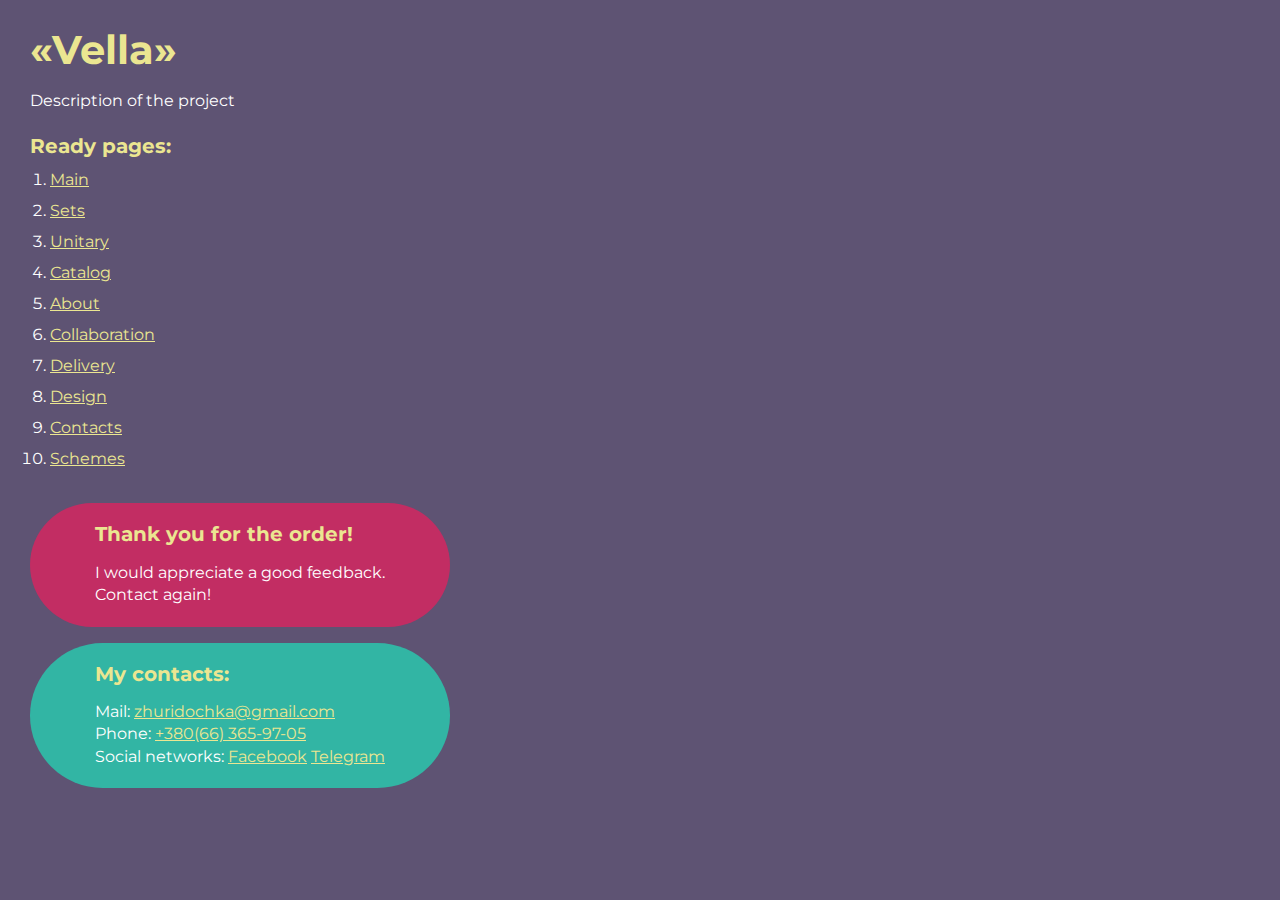
<file: index.html>
<!DOCTYPE html>
<html>

<head>
	<meta charset="UTF-8">
	<meta name="viewport" content="width=device-width, initial-scale=1.0">
	<title>«Vella»</title>
</head>

<body>
	<div class="rootpage">
		<h1>«Vella»</h1>
		<div class="rootpage__info">
			Description of the project
		</div>
		<h2>Ready pages:</h2>
		<ol class="rootpage__list">
			<li><a target="_blank" href="home.html">Main</a></li>
			<li><a target="_blank" href="sets.html">Sets</a></li>
			<li><a target="_blank" href="unitary.html">Unitary</a></li>
			<li><a target="_blank" href="catalog.html">Сatalog</a></li>
			<li><a target="_blank" href="about.html">About</a></li>
			<li><a target="_blank" href="collaboration.html">Collaboration</a></li>
			<li><a target="_blank" href="delivery.html">Delivery</a></li>
			<li><a target="_blank" href="design.html">Design</a></li>
			<li><a target="_blank" href="contacts.html">Contacts</a></li>
			<li><a target="_blank" href="schemes.html">Schemes</a></li>
		</ol>
		<div class="rootpage__tnx">
			<h2>Thank you for the order!</h2>
			<p>I would appreciate a good feedback.</p>
			<p>Contact again!</p>
		</div>
		<div class="rootpage__contacts">
			<h2>My contacts:</h2>
			<p>Mail: <a href="mailto:zhuridochka@gmail.com">zhuridochka@gmail.com</a></p>
			<p>Phone: <a href="tel:+380663659705">+380(66) 365-97-05</a></p>
			<p>Social networks: <a href="https://www.facebook.com/ira.zhurid?locale=uk_UA">Facebook</a>
				<a href="https://t.me/zhurydochka">Telegram</a>
			</p>
		</div>
	</div>
</body>

<style>
	@charset "UTF-8";
	@import url("https://fonts.googleapis.com/css?family=Montserrat:regular,700&display=swap");

	*,
	*::before,
	*::after {
		padding: 0px;
		margin: 0px;
		border: 0px;
		box-sizing: border-box;
	}

	html,
	body {
		height: 100%;
		margin: 0;
		padding: 0;
		min-width: 320px;
		width: 100%;
		color: #fff;
		background-color: #5e5373;
	}

	body {
		font-family: Montserrat;
		font-size: 100%;
		line-height: 1;
		font-size: 1rem;
	}

	a {
		text-decoration: underline;
		color: #ebe691
	}

	a:visited {
		text-decoration: underline;
		color: #aaa768;
	}

	a:hover {
		text-decoration: none;
	}

	ul li {
		list-style: none;
	}

	img {
		vertical-align: top;
	}

	.wrapper {
		width: 100%;
		min-height: 100%;
		overflow: hidden;
	}

	.rootpage {
		padding: 30px;
		display: flex;
		flex-direction: column;
		align-items: flex-start;
	}

	@media (max-width: 767px) {
		.rootpage {
			padding: 30px 15px;
		}
	}

	h1 {
		color: #ebe691;
		font-size: 2.5rem;
		margin: 0px 0px 1.25rem 0px;
	}

	@media (max-width: 767px) {
		h1 {
			font-size: 1.85rem;
			margin: 0px 0px 1.25rem 0px;
		}
	}

	h2 {
		color: #ebe691;
		font-size: 1.25rem;
		margin: 0px 0px 1rem 0px;
	}

	@media (max-width: 767px) {
		h2 {
			font-size: 1.125rem;
			margin: 0px 0px 1rem 0px;
		}
	}

	.rootpage__info {
		line-height: 140%;
		margin: 0px 0px 1.5rem 0px;
	}

	.rootpage__list {
		margin: 0px 0px 2.25rem 1.25rem;
	}

	.rootpage__list li:not(:last-child) {
		margin: 0px 0px 15px 0px;
	}

	.rootpage__contacts,
	.rootpage__tnx {
		border-radius: 200px;
		padding: 20px 65px;
		line-height: 140%;
	}

	@media (max-width: 767px) {

		.rootpage__contacts,
		.rootpage__tnx {
			border-radius: 40px;
			padding: 20px;
		}
	}

	.rootpage__contacts {
		background: #32b5a4;

	}

	.rootpage__contacts a {
		color: #ebe691;
	}

	.rootpage__tnx {
		background: #c22d63;
		margin: 0px 0px 1rem 0px;
	}
</style>

</html>
</file>
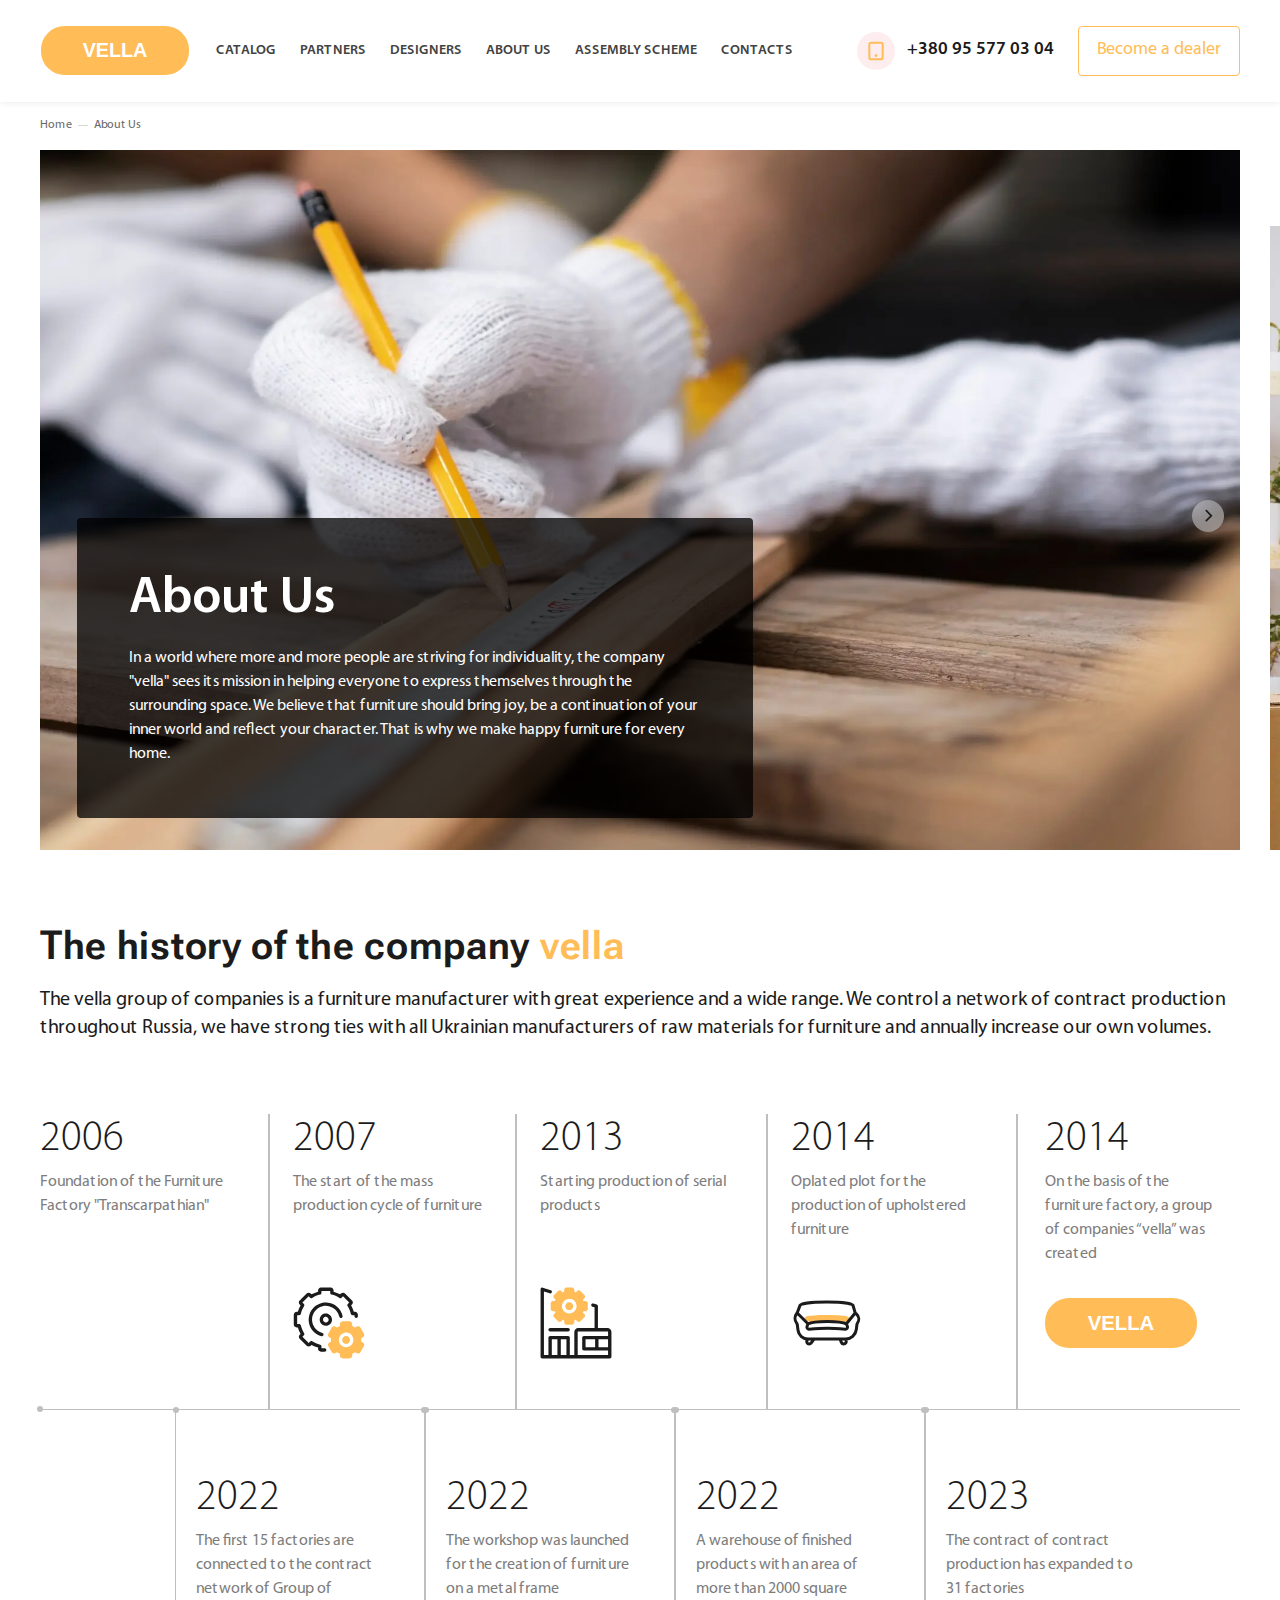
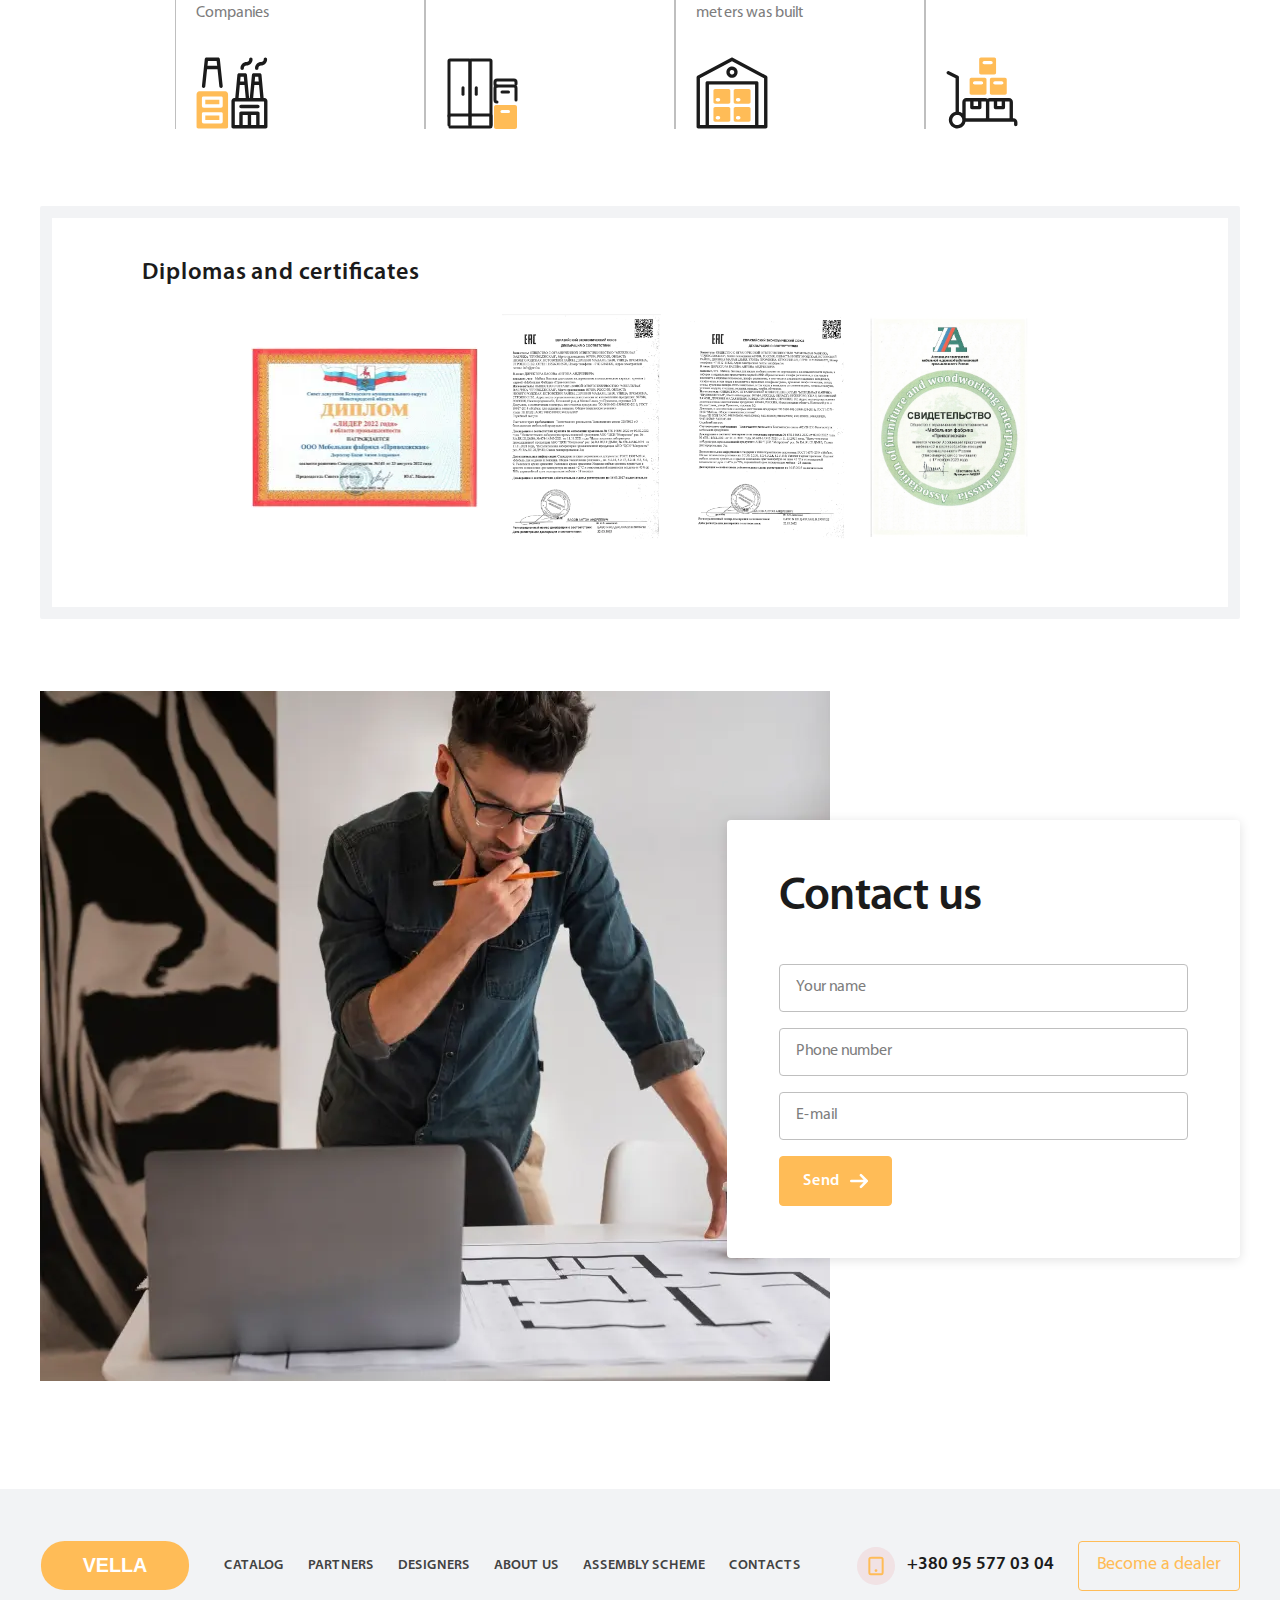
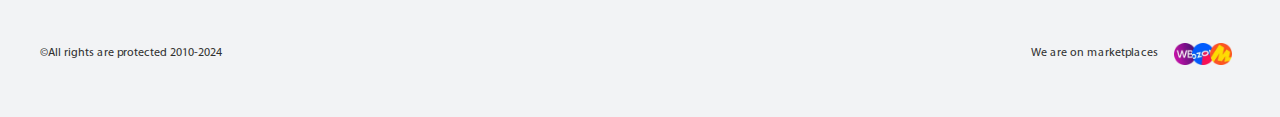
<file: about.html>
<!DOCTYPE html>
<html lang="en">

<head>
	<title>AboutPage</title>
	<meta charset="UTF-8">
	<meta name="format-detection" content="telephone=no">
	<!-- <style>body{opacity: 0;}</style> -->
	<link rel="stylesheet" href="css/style.min.css?_v=20250202204422">
	<link rel="shortcut icon" href="favicon.ico">
	<!-- <meta name="robots" content="noindex, nofollow"> -->
	<meta name="viewport" content="width=device-width, initial-scale=1.0">
</head>

<body>
	<div class="wrapper">
		<header data-scroll="102" data-scroll-show="1000" class="header">
			<div class="header__container">
				<button type="button" class="header__icon icon-menu"><span></span></button>
				<a href="home.html#page__hero" class="header__logo logo"><img src="img/updated_logo.svg" alt="Logo"></a>
				<div class="header__menu menu">
					<nav class="menu__body">
						<ul class="menu__list">
							<li class="menu__item">
								<a href="catalog.html#catalog" class="menu__link">
									Catalog
								</a>
							</li>
							<li class="menu__item">
								<a href="collaboration.html#collaboration" class="menu__link">
									Partners
								</a>
							</li>
							<li class="menu__item">
								<a href="design.html#design" class="menu__link">
									Designers
								</a>
							</li>
							<li class="menu__item">
								<a href="about.html#about" class="menu__link">
									About Us
								</a>
							</li>
							<li class="menu__item">
								<a href="schemes.html#schemes" class="menu__link">
									Assembly scheme
								</a>
							</li>
							<li class="menu__item">
								<a href="contacts.html#contacts" class="menu__link">
									Contacts
								</a>
							</li>
						</ul>
					</nav>
				</div>
				<div class="header__contact contact-header">
					<a href="tel:+380955770304" class="contact-header__link">
						<p>+380 95 577 03 04</p>
						<span class="contact-header__icon">
							<svg>
								<use xlink:href="img/icons/icons.svg#tablet"></use>
							</svg>
						</span>
					</a>
					<button data-popup="#popup" type="button" class="contact-header__button button button--trprnt">Become a dealer</button>
				</div>
			</div>
		</header>
		<main class="about">

			<div class="about__breadcrumbs breadcrumbs">
				<div class="breadcrumbs__container">
					<ul class="breadcrumbs__list">
						<li class="breadcrumbs__item">
							<a href="#" class="breadcrumbs__link">Home</a>
						</li>
						<li class="breadcrumbs__item">
							<a href="#" class="breadcrumbs__link">About Us</a>
						</li>
					</ul>
				</div>
			</div>

			<div class="about__hero hero hero--col">
				<div class="hero__container hero__container--col">
					<div class="hero__body">
						<div class="hero__slider hero__slider--col swiper">
							<div class="hero__wrapper hero__wrapper--collaboration swiper-wrapper">
								<div class="hero__slide swiper-slide">
									<img class="hero__image" src="img/page_about/hero_section/image_01.webp" alt="Image 01">
								</div>
								<div class="hero__slide swiper-slide">
									<img class="hero__image" src="img/page_about/hero_section/image_02.webp" alt="Image 02">
								</div>
								<div class="hero__slide swiper-slide">
									<img class="hero__image" src="img/page_about/hero_section/image_03.webp" alt="Image 03">
								</div>
								<div class="hero__slide swiper-slide">
									<img class="hero__image" src="img/page_about/hero_section/image_02.webp" alt="Image 02">
								</div>
							</div>
							<button type="button" class="hero__button-prev hero__button-prev--about button-prev-slider swiper-button-prev _icon-arrow-swiper"></button>
							<button type="button" class="hero__button-next button-next-slider swiper-button-next _icon-arrow-swiper"></button>
						</div>
					</div>
					<article class="hero__plate hero__plate--col item-plate item-plate--col">
						<div class="item-plate__content item-plate__content--col">
							<h4 class="item-plate__title">About Us</h4>
							<div class="item-plate__text">
								<p>
									In a world where more and more people are striving for individuality, the company "vella" sees its mission in helping everyone to express themselves through the surrounding space. We believe that furniture should bring joy, be a continuation of your inner world and reflect your character. That is why we make happy furniture for every home.
								</p>
							</div>
						</div>
					</article>
				</div>
			</div>

			<section class="about__history history-about">
				<div class="history-about__container">
					<h2 class="history-about__title title">The history of the company <span>vella</span></h2>
					<div class="history-about__text">
						<p>
							The vella group of companies is a furniture manufacturer with great experience and a wide range. We control a network of contract production throughout Russia, we have strong ties with all Ukrainian manufacturers of raw materials for furniture and annually increase our own volumes.
						</p>
					</div>
					<div class="history-about__content">
						<ul class="history-about__items top-items">
							<li class="top-items__item item-history">
								<div class="item-history__year">2006</div>
								<div class="item-history__text">
									<p>
										Foundation of the Furniture Factory "Transcarpathian"</p>
								</div>
							</li>
							<li class="top-items__item item-history">
								<div class="item-history__year">2007</div>
								<div class="item-history__text">
									<p>
										The start of the mass production cycle of furniture</p>
								</div>
								<div class="item-history__inner">
									<img class="item-history__image ibg" src="img/page_about/icons/icon_01.svg" alt="Image">
								</div>
							</li>
							<li class="top-items__item item-history">
								<div class="item-history__year">2013</div>
								<div class="item-history__text">
									<p>
										Starting production of serial products
									</p>
								</div>
								<div class="item-history__inner">
									<img class="item-history__image ibg" src="img/page_about/icons/icon_02.svg" alt="Image">
								</div>
							</li>
							<li class="top-items__item item-history">
								<div class="item-history__year">2014</div>
								<div class="item-history__text">
									<p>
										Oplated plot for the production of upholstered furniture
									</p>
								</div>
								<div class="item-history__inner">
									<img class="item-history__image ibg" src="img/page_about/icons/icon_03.svg" alt="Image">
								</div>
							</li>
							<li class="top-items__item item-history">
								<div class="item-history__year">2014</div>
								<div class="item-history__text">
									<p>
										On the basis of the furniture factory, a group of companies “vella” was created
									</p>
								</div>
								<div class="item-history__inner">
									<img class="item-history__image ibg" src="img/page_about/icons/icon_04.svg" alt="Image">
								</div>
							</li>
						</ul>
						<ul class="history-about__items bottom-items">
							<li data-da=".top-items,991.98,last" class="bottom-items__item item-history">
								<div class="item-history__year">2022</div>
								<div class="item-history__text">
									<p>
										The first 15 factories are connected to the contract network of Group of Companies
									</p>
								</div>
								<div class="item-history__inner">
									<img class="item-history__image ibg" src="img/page_about/icons/icon_05.svg" alt="Image">
								</div>
							</li>
							<li data-da=".top-items,991.98,last" class="bottom-items__item item-history">
								<div class="item-history__year">2022</div>
								<div class="item-history__text">
									<p>
										The workshop was launched for the creation of furniture on a metal frame
									</p>
								</div>
								<div class="item-history__inner">
									<img class="item-history__image ibg" src="img/page_about/icons/icon_06.svg" alt="Image">
								</div>
							</li>
							<li data-da=".top-items,991.98,last" class="bottom-items__item item-history">
								<div class="item-history__year">2022</div>
								<div class="item-history__text">
									<p>
										A warehouse of finished products with an area of ​​more than 2000 square meters was built
									</p>
								</div>
								<div class="item-history__inner">
									<img class="item-history__image ibg" src="img/page_about/icons/icon_08.svg" alt="Image 07">
								</div>
							</li>
							<li data-da=".top-items,991.98,last" class="bottom-items__item item-history">
								<div class="item-history__year">2023</div>
								<div class="item-history__text">
									<p>
										The contract of contract production has expanded to 31 factories
									</p>
								</div>
								<div class="item-history__inner">
									<img class="item-history__image ibg" src="img/page_about/icons/icon_07.svg" alt="Image 08">
								</div>
							</li>
						</ul>
					</div>
				</div>
			</section>

			<section class="about__certificates certificates-about">
				<div class="certificates-about__container">
					<div class="certificates-about__inner">
						<div class="certificates-about__body">
							<h2 class="certificates-about__title">Diplomas and certificates</h2>
							<div class="certificates-about__wrap">
								<ul class="certificates-about__list">
									<li class="certificates-about__item">
										<img class="certificates-about__image ibg" src="img/page_about/certificates/image_01.webp" alt="Image 01">
									</li>
									<li class="certificates-about__item">
										<img class="certificates-about__image ibg" src="img/page_about/certificates/image_02.webp" alt="Image 02">
									</li>
									<li class="certificates-about__item">
										<img class="certificates-about__image ibg" src="img/page_about/certificates/image_03.webp" alt="Image 03">
									</li>
									<li class="certificates-about__item">
										<img class="certificates-about__image ibg" src="img/page_about/certificates/image_04.webp" alt="Image 04">
									</li>
								</ul>
							</div>
						</div>
					</div>
				</div>
			</section>

			<div class="about__individual individual-collaboration">
				<div class="individual-collaboration__container individual-collaboration__container--about">
					<div class="individual-collaboration__image-bg">
						<img class="individual-collaboration__image ibg" src="img/individual/image_bg.webp" alt="Image BG">
					</div>
					<div class="individual-collaboration__content individual-collaboration__content">
						<article class="individual-collaboration__form window-form">
							<div class="window-form__body">
								<div class="window-form__roof">
									<h3 class="window-form__title">Contact us</h3>
								</div>
								<form class="window-form__contact form form--fbd" action="https://jkorpela.fi/cgi-bin/echo.cgi" enctype="multipart/form-data" data-netlify="true">
									<div class="form__line form__line--fbd">
										<input autocomplete="off" type="text" name="form[name]" data-error="Error" placeholder="Your name" class="form__input input input--wn">
									</div>
									<div class="form__line form__line--fbd">
										<input autocomplete="off" type="tel" name="form[phone]" data-error="Error" placeholder="Phone number" class="form__input input input--wn">
									</div>
									<div class="form__line form__line--fbd">
										<input autocomplete="off" type="email" name="form[phone]" data-error="Error" placeholder="E-mail" class="form__input input input--wn">
									</div>
									<button class="form__button form__button--fbd button button--fbd" type="submit">
										Send
										<svg class="button__icon">
											<use xlink:href="img/icons/icons.svg#arrow-narrow-right"></use>
										</svg>
									</button>
								</form>
							</div>
						</article>
					</div>
				</div>
			</div>

		</main>
		<footer class="footer">
			<div class="footer__container">
				<div class="footer__wrap">
					<div class="footer__top top-footer">
						<a href="#" data-goto=".header" class="top-footer__logo logo"><img src="img/updated_logo.svg" alt="Logo"></a>
						<div class="top-footer__menu menu-footer">
							<div class="menu-footer__body">
								<ul class="menu-footer__list">
									<li class="menu-footer__item">
										<a href="catalog.html#catalog" class="menu-footer__link">
											Catalog
										</a>
									</li>
									<li class="menu-footer__item">
										<a href="collaboration.html#collaboration" class="menu-footer__link">
											Partners
										</a>
									</li>
									<li class="menu-footer__item">
										<a href="design.html#design" class="menu-footer__link">
											Designers
										</a>
									</li>
									<li class="menu-footer__item">
										<a href="about.html#about" class="menu-footer__link">
											About Us
										</a>
									</li>
									<li class="menu-footer__item">
										<a href="schemes.html#schemes" class="menu-footer__link">
											Assembly scheme
										</a>
									</li>
									<li class="menu-footer__item">
										<a href="contacts.html#contacts" class="menu-footer__link">
											Contacts
										</a>
									</li>
								</ul>
							</div>
						</div>
						<div class="top-footer__contact contact-footer">
							<a href="tel:+380955770304" class="contact-footer__link">
								<p>+380 95 577 03 04</p>
								<span class="contact-footer__icon">
									<svg>
										<use xlink:href="img/icons/icons.svg#tablet"></use>
									</svg>
								</span>
							</a>
							<div class="contact-footer__schedule">Daily with 10:00 to 10:00 pm</div>
							<button data-popup="#popup" type="button" class="contact-footer__button button button--trprnt">Become a dealer</button>
						</div>
					</div>
					<div class="footer__bottom bottom-footer">
						<div class="bottom-footer__body">
							<div class="bottom-footer__text">
								<p>
									©All rights are protected <time datetime="2010">2010</time>-<time datetime="2024">2024</time>
								</p>
							</div>
							<div data-da=".contact-footer, 767.98,last" class="bottom-footer__market market-footer">
								<div class="item-connection__text">
									<p>
										We are on marketplaces
									</p>
								</div>
								<ul class="market-footer__list">
									<li class="market-footer__item">
										<a href="#" class="market-footer__link">
											<img class="market-footer__image ibg" src="img/footer/wildb.webp" alt="Image">
										</a>
									</li>
									<li class="market-footer__item">
										<a href="#" class="market-footer__link">
											<img class="market-footer__image ibg" src="img/footer/ozon.webp" alt="Image">
										</a>
									</li>
									<li class="market-footer__item">
										<a href="#" class="market-footer__link">
											<img class="market-footer__image ibg" src="img/footer/market.webp" alt="Image">
										</a>
									</li>
								</ul>
							</div>
						</div>
					</div>
				</div>
			</div>
		</footer>
	</div>
	<!-- Документація: https://template.fls.guru/template-docs/modul-preloader.html -->
	<div id="fls-preloader">
		<!-- Скріпт прелоадера -->
		<script>
			function preloader() {
				const preloaderImages = document.querySelector('[data-preloader]') ? document.querySelectorAll('[data-preloader] img') : document.querySelectorAll('img');
				const preloaderContainer = document.querySelector('#fls-preloader');
				if (preloaderImages.length) {
					const preloaderStyleTemplate = `
				<style>
					* {
						padding: 0px;
						margin: 0px;
						border: 0px;
						box-sizing: border-box;
					}
					/* Головний блок */
					.fls-preloader{
						pointer-events: none;
						z-index: -1;
						position: fixed;
						width: 100%;
						height: 100%;
						top: 0;
						left: 0;
						display: flex;
						justify-content:center;
						align-items: center;
					}
					/* Блок з елементами */
					.fls-preloader__body{
						padding: 0.93rem;
						max-width: 31.25rem;
						display: flex;
						flex-direction: column;
					}
					/* Блок з лічильником */
					.fls-preloader__counter{
						font-size: 10rem;
						color:#FFBC57;
					}
					/* Прогресбар */
					.fls-preloader__line{}
					/* Лінія прогресбару */
					.fls-preloader__line span{
						display: inline-block;
						transition: width 0.2s ease;
						height: 0.8rem;
						background-color: #FFBC57;
					}
					.lock body{
						overflow: hidden;
						touch-action: none;
						overscroll-behavior: none;
					}
					.loading body>*:not(.fls-preloader){
						opacity: 0;
						visibility: hidden;
					}
					.loaded body>*:not(.fls-preloader){
						transition: opacity 0.5s ease 0s;
						opacity: 1;
						visibility: visible;
					}
				</style>`;

					document.head.insertAdjacentHTML("beforeend", preloaderStyleTemplate);

					const preloaderTemplate = `
					<div class="fls-preloader">
						<div class="fls-preloader__body">
							<div class="fls-preloader__counter">0%</div>
							<div class="fls-preloader__line"><span></span></div>
						</div>
					</div>`;
					document.body.insertAdjacentHTML("beforeend", preloaderTemplate);

					const
						preloader = document.querySelector('.fls-preloader'),
						showPecentLoad = document.querySelector('.fls-preloader__counter'),
						showLineLoad = document.querySelector('.fls-preloader__line span'),
						htmlDocument = document.documentElement;

					let imagesLoadedCount = counter = progress = 0;

					htmlDocument.classList.add('loading');
					htmlDocument.classList.add('lock');

					preloaderImages.forEach(preloaderImage => {
						const imgClone = document.createElement('img');
						if (imgClone) {
							imgClone.onload = imageLoaded;
							imgClone.onerror = imageLoaded;
							preloaderImage.dataset.src ? imgClone.src = preloaderImage.dataset.src : imgClone.src = preloaderImage.src;
						}
					});

					function setValueProgress(progress) {
						showPecentLoad ? showPecentLoad.innerText = `${progress}%` : null;
						showLineLoad ? showLineLoad.style.width = `${progress}%` : null;
					}
					showPecentLoad ? setValueProgress(progress) : null;

					function imageLoaded() {
						imagesLoadedCount++;
						progress = Math.round((100 / preloaderImages.length) * imagesLoadedCount);
						const intervalId = setInterval(() => {
							counter >= progress ? clearInterval(intervalId) : setValueProgress(++counter);
							counter >= 100 ? addLoadedClass() : null;
						}, 10);
					}

					function addLoadedClass() {
						htmlDocument.classList.add('loaded');
						htmlDocument.classList.remove('lock');
						htmlDocument.classList.remove('loading');
						setInterval(() => {
							preloader.remove();
							preloaderContainer.remove();
						}, 500);
					}
				} else {
					preloaderContainer.remove();
				}
			}
			preloader();
		</script>
	</div>
	<div id="popup" aria-hidden="true" class="popup">
		<div class="popup__wrapper">
			<div class="popup__content">
				<button data-close type="button" class="popup__close">
					<svg xmlns="http://www.w3.org/2000/svg" width="20" height="20" viewBox="0 0 20 20" fill="none">
						<path d="M15.625 4.375L4.375 15.625" stroke="#BFBFBF" stroke-width="2" stroke-linecap="round" stroke-linejoin="round" />
						<path d="M15.625 15.625L4.375 4.375" stroke="#BFBFBF" stroke-width="2" stroke-linecap="round" stroke-linejoin="round" />
					</svg>
				</button>
				<article class="popup__form window-form window-form--popup">
					<div class="window-form__body window-form__body--popup">
						<div class="window-form__roof window-form__roof--popup">
							<h3 class="window-form__title window-form__title--popup">Become a dealer</h3>
							<div class="window-form__subtitle window-form__subtitle--popup">
								<p>
									Leave a request, we will contact you to discuss the details of cooperation
								</p>
							</div>
						</div>
						<form class="window-form__contact form form--fbd" action="https://jkorpela.fi/cgi-bin/echo.cgi" enctype="multipart/form-data" data-netlify="true">
							<div class="form__line form__line--fbd">
								<input autocomplete="off" type="text" name="form[name]" data-error="Error" placeholder="Your name" class="form__input input input--wn">
							</div>
							<div class="form__line form__line--fbd">
								<input autocomplete="off" type="tel" name="form[phone]" data-error="Error" placeholder="Phone number" class="form__input input input--wn">
							</div>
							<button class="form__button form__button--fbd button button--popup" type="submit">
								Send
								<svg class="button__icon">
									<use xlink:href="img/icons/icons.svg#arrow-narrow-right"></use>
								</svg>
							</button>
						</form>
					</div>
				</article>
			</div>
		</div>
	</div>


	<div id="popup-price" aria-hidden="true" class="popup popup-price">
		<div class="popup__wrapper popup-price__wrapper">
			<div class="popup__content popup-price__content">
				<button data-close type="button" class="popup-price__close">
					<svg xmlns="http://www.w3.org/2000/svg" width="20" height="20" viewBox="0 0 20 20" fill="none">
						<path d="M15.625 4.375L4.375 15.625" stroke="#BFBFBF" stroke-width="2" stroke-linecap="round" stroke-linejoin="round" />
						<path d="M15.625 15.625L4.375 4.375" stroke="#BFBFBF" stroke-width="2" stroke-linecap="round" stroke-linejoin="round" />
					</svg>
				</button>

				<article class="popup-price__form window-form window-form--popup">
					<div class="window-form__body window-form__body--popup">
						<div class="window-form__roof window-form__roof--popup">
							<h3 class="window-form__title window-form__title--popup">Get a price list</h3>

						</div>
						<form class="window-form__contact form form--fbd" action="https://jkorpela.fi/cgi-bin/echo.cgi" enctype="multipart/form-data" data-netlify="true">
							<div class="form__line form__line--fbd">
								<input autocomplete="off" type="tel" name="form[phone]" data-error="Error" placeholder="Phone number" class="form__input input input--wn">
							</div>
							<button class="form__button form__button--fbd button button--popup" type="submit">
								Send
								<svg class="button__icon">
									<use xlink:href="img/icons/icons.svg#arrow-narrow-right"></use>
								</svg>
							</button>
						</form>
					</div>
				</article>
			</div>
		</div>
	</div>
	<script src="js/app.min.js?_v=20250202204422"></script>
</body>

</html>
</file>
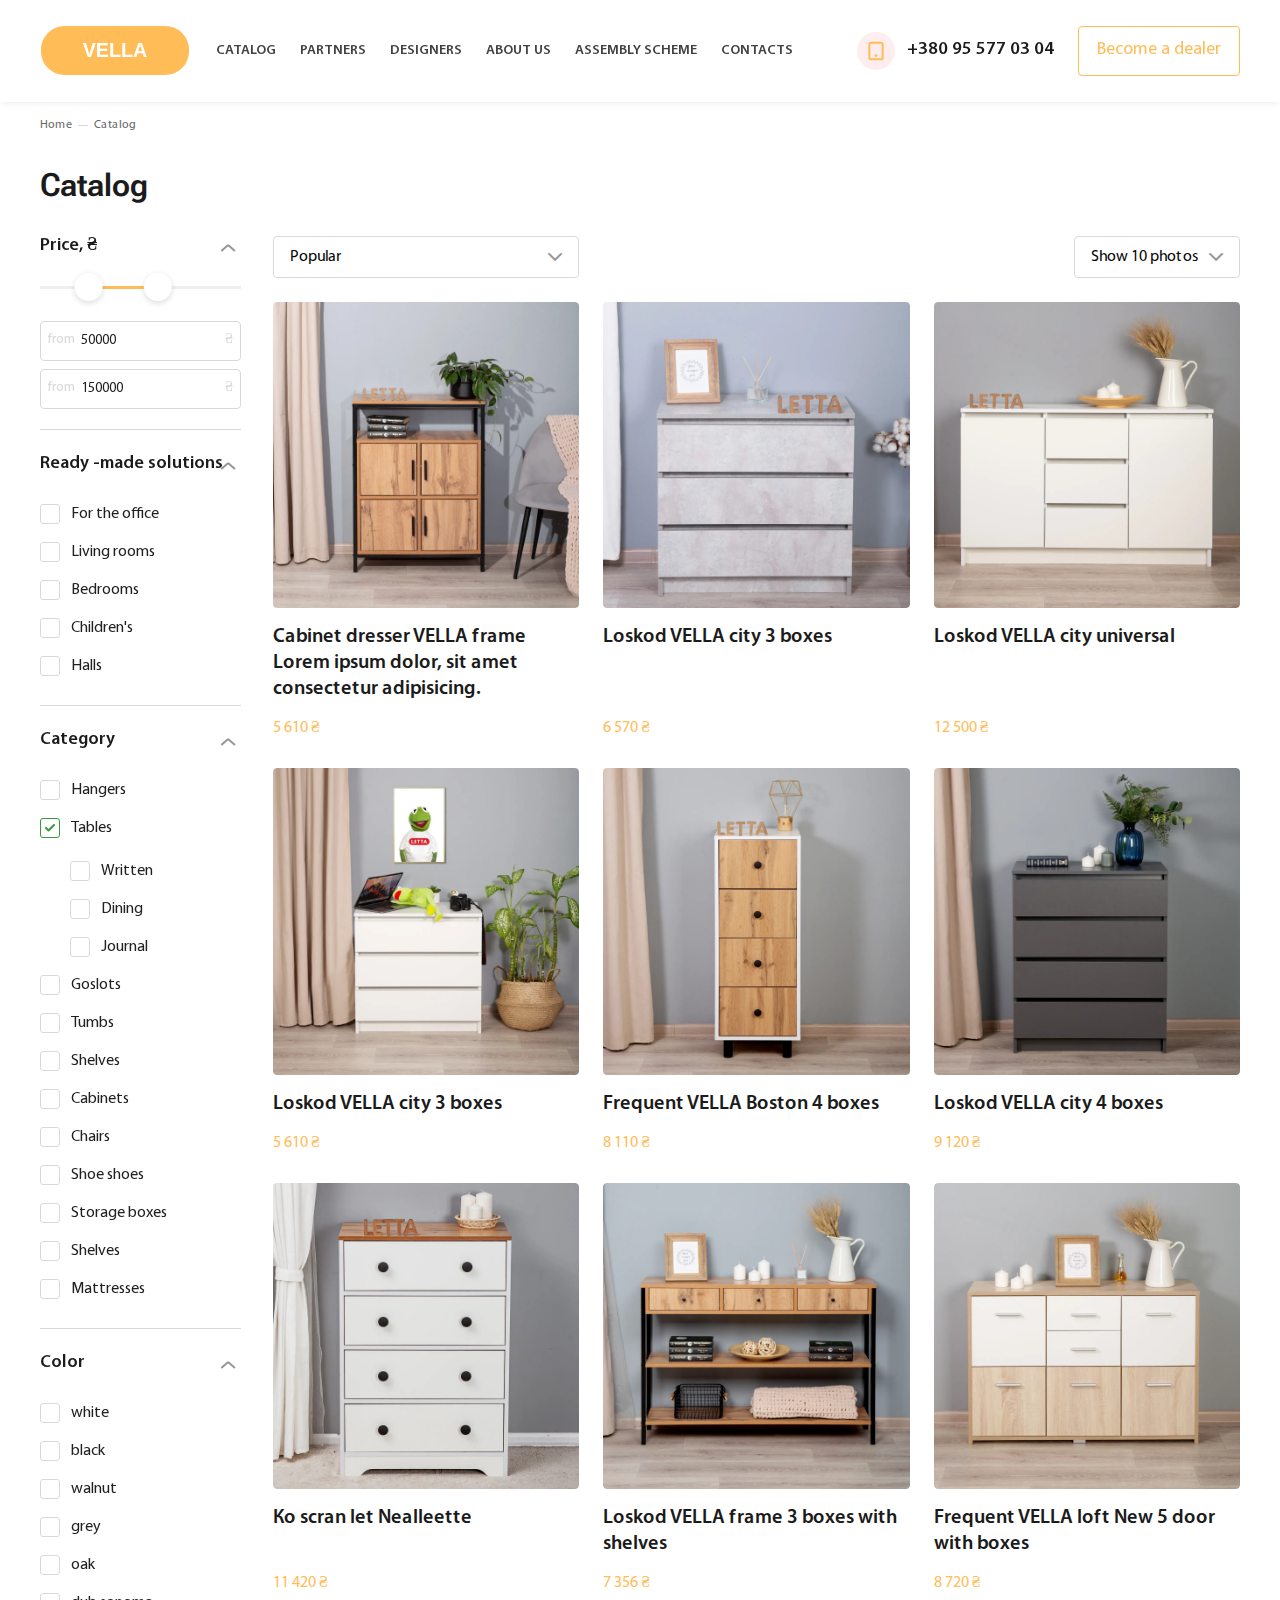
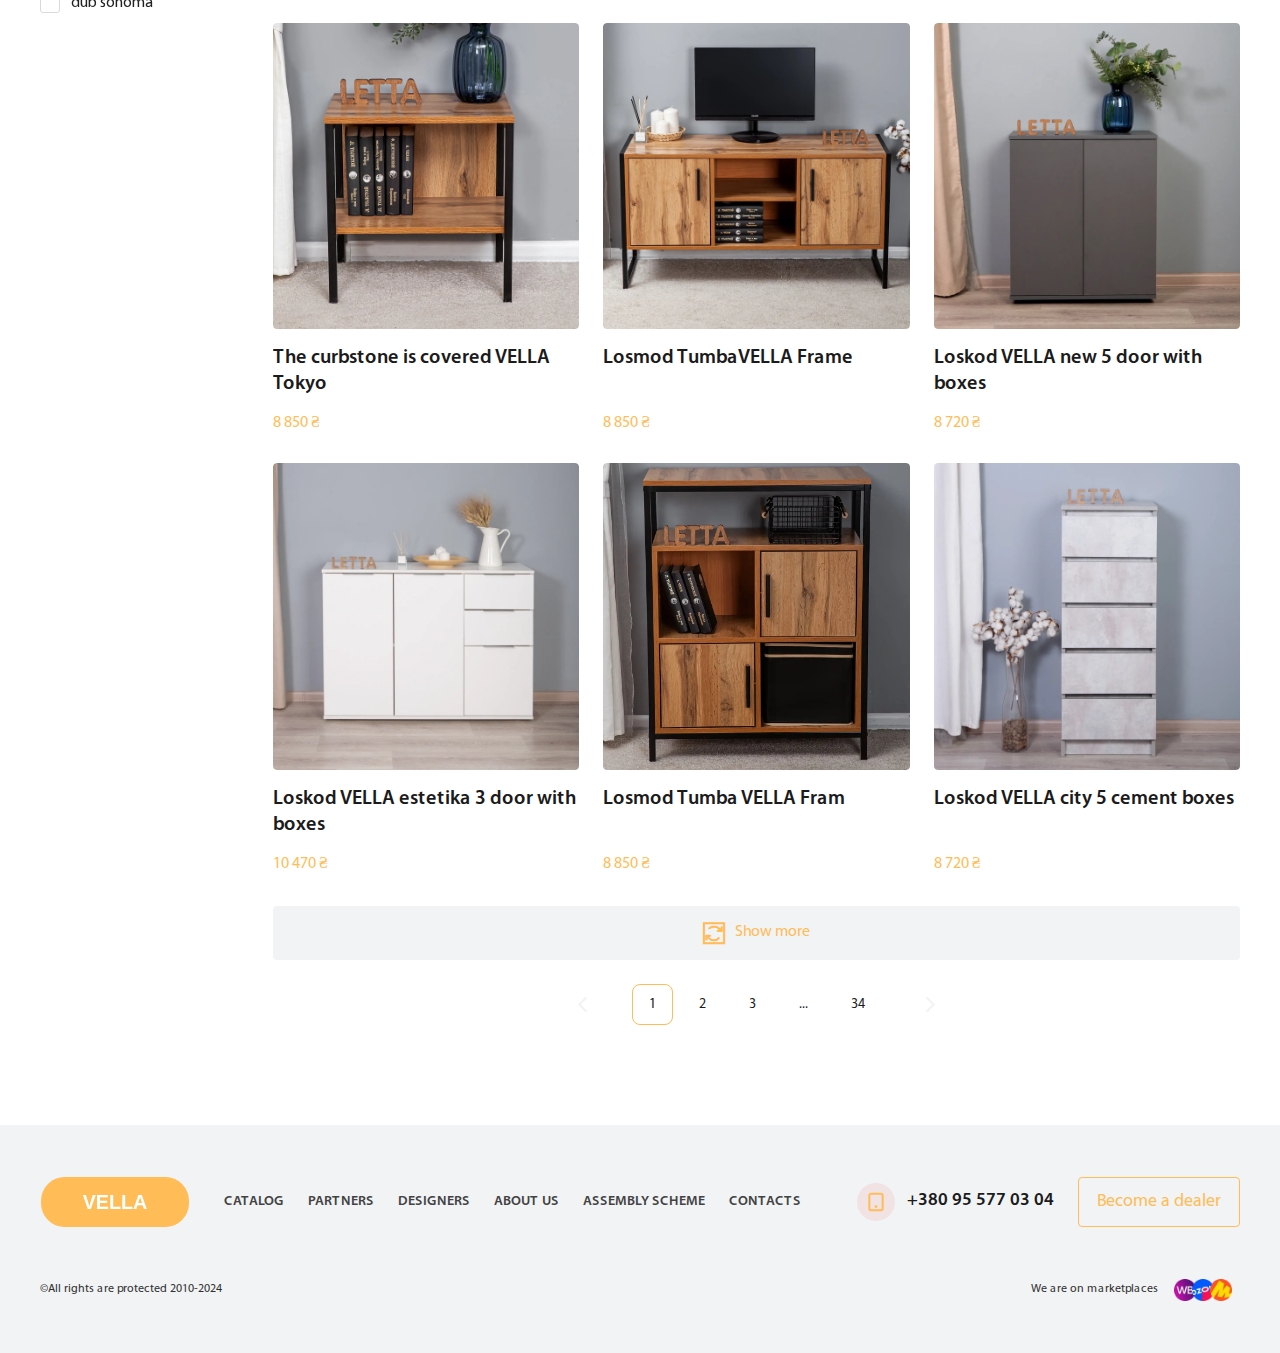
<file: catalog.html>
<!DOCTYPE html>
<html lang="en">

<head>
	<title>CatalogPage</title>
	<meta charset="UTF-8">
	<meta name="format-detection" content="telephone=no">
	<!-- <style>body{opacity: 0;}</style> -->
	<link rel="stylesheet" href="css/style.min.css?_v=20250202204422">
	<link rel="shortcut icon" href="favicon.ico">
	<!-- <meta name="robots" content="noindex, nofollow"> -->
	<meta name="viewport" content="width=device-width, initial-scale=1.0">
</head>

<body>
	<div class="wrapper">
		<header data-scroll="102" data-scroll-show="1000" class="header">
			<div class="header__container">
				<button type="button" class="header__icon icon-menu"><span></span></button>
				<a href="home.html#page__hero" class="header__logo logo"><img src="img/updated_logo.svg" alt="Logo"></a>
				<div class="header__menu menu">
					<nav class="menu__body">
						<ul class="menu__list">
							<li class="menu__item">
								<a href="catalog.html#catalog" class="menu__link">
									Catalog
								</a>
							</li>
							<li class="menu__item">
								<a href="collaboration.html#collaboration" class="menu__link">
									Partners
								</a>
							</li>
							<li class="menu__item">
								<a href="design.html#design" class="menu__link">
									Designers
								</a>
							</li>
							<li class="menu__item">
								<a href="about.html#about" class="menu__link">
									About Us
								</a>
							</li>
							<li class="menu__item">
								<a href="schemes.html#schemes" class="menu__link">
									Assembly scheme
								</a>
							</li>
							<li class="menu__item">
								<a href="contacts.html#contacts" class="menu__link">
									Contacts
								</a>
							</li>
						</ul>
					</nav>
				</div>
				<div class="header__contact contact-header">
					<a href="tel:+380955770304" class="contact-header__link">
						<p>+380 95 577 03 04</p>
						<span class="contact-header__icon">
							<svg>
								<use xlink:href="img/icons/icons.svg#tablet"></use>
							</svg>
						</span>
					</a>
					<button data-popup="#popup" type="button" class="contact-header__button button button--trprnt">Become a dealer</button>
				</div>
			</div>
		</header>
		<main class="catalog">
			<div class="catalog__breadcrumbs breadcrumbs">
				<div class="breadcrumbs__container">
					<ul class="breadcrumbs__list">
						<li class="breadcrumbs__item">
							<a href="#" class="breadcrumbs__link">Home</a>
						</li>
						<li class="breadcrumbs__item">
							<a href="#" class="breadcrumbs__link">Catalog</a>
						</li>
					</ul>
				</div>
			</div>
			<section class="catalog__goods goods">
				<div class="goods__container">
					<h1 class="goods__title title title--middle">Catalog</h1>
					<div class="goods__body">
						<div class="goods__navigation navigation-buttons">
							<div class="navigation-buttons__sorting sorting-button">
								<button type="button" class="sorting-button__body">
									<span class="sorting-button__icon">
										<svg>
											<use xlink:href="img/icons/icons.svg#switch"></use>
										</svg>
									</span>
									<span class="sorting-button__icon">
										<svg>
											<use xlink:href="img/icons/icons.svg#across"></use>
										</svg>
									</span>
								</button>
								<div class="sorting-button__title">Sort</div>
							</div>
							<div class="navigation-buttons__filter filter-button">
								<button type="button" class="filter-button__body">
									<span class="filter-button__icon">
										<svg>
											<use xlink:href="img/icons/icons.svg#sliders"></use>
										</svg>
									</span>
									<span class="filter-button__icon">
										<svg>
											<use xlink:href="img/icons/icons.svg#across"></use>
										</svg>
									</span>
								</button>
								<div class="filter-button__title">Filter</div>
							</div>
						</div>
						<aside class="goods__filter filter">
							<div class="filter__body">
								<form class="filter__form form-filter" action="https://jkorpela.fi/cgi-bin/echo.cgi" data-netlify="true">
									<div data-spollers class="form-filter__spollers form-filter__spollers--catalog spollers">
										<details data-open class="spollers__item spollers__item--catalog">
											<summary class="spollers__title spollers__title--catalog">Price, ₴</summary>
											<div class="spollers__body spollers__body--catalog filter-price">
												<div class="filter-price__range"></div>
												<div class="filter-price__box">
													<div class="filter-price__from">
														<span>from</span>
														<span>₴</span>
														<input data-to id="price-start" type="text" class="filter-price__input filter-price__input--from">
													</div>
													<div class="filter-price__to">
														<span>from</span>
														<span>₴</span>
														<input data-to id="price-end" type="text" class="filter-price__input filter-price__input--to">
													</div>
												</div>
											</div>
										</details>

										<details data-open class="spollers__item spollers__item--catalog">
											<summary class="spollers__title spollers__title--catalog">Ready -made solutions</summary>
											<div class="spollers__body spollers__body--catalog filter-choice">
												<div class="filter-choice__checkbox checkbox">
													<input id="s_1" data-error="Помилка" class="checkbox__input" type="checkbox" value="1" name="form[solutions]">
													<label for="s_1" class="checkbox__label">
														<span class="checkbox__text">For the office
														</span>
														<svg>
															<use xlink:href="img/icons/icons.svg#check"></use>
														</svg>
													</label>
												</div>
												<div class="filter-choice__checkbox checkbox">
													<input id="s_2" data-error="Помилка" class="checkbox__input" type="checkbox" value="2" name="form[solutions]">
													<label for="s_2" class="checkbox__label"><span class="checkbox__text">Living rooms</span>
														<svg>
															<use xlink:href="img/icons/icons.svg#check"></use>
														</svg>
													</label>
												</div>
												<div class="filter-choice__checkbox checkbox">
													<input id="s_3" data-error="Помилка" class="checkbox__input" type="checkbox" value="3" name="form[solutions]">
													<label for="s_3" class="checkbox__label"><span class="checkbox__text">Bedrooms</span>
														<svg>
															<use xlink:href="img/icons/icons.svg#check"></use>
														</svg>
													</label>
												</div>
												<div class="filter-choice__checkbox checkbox">
													<input id="s_4" data-error="Помилка" class="checkbox__input" type="checkbox" value="4" name="form[solutions]">
													<label for="s_4" class="checkbox__label"><span class="checkbox__text">Children's</span>
														<svg>
															<use xlink:href="img/icons/icons.svg#check"></use>
														</svg>
													</label>
												</div>
												<div class="filter-choice__checkbox checkbox">
													<input id="s_5" data-error="Помилка" class="checkbox__input" type="checkbox" value="5" name="form[solutions]">
													<label for="s_5" class="checkbox__label"><span class="checkbox__text">Halls</span>
														<svg>
															<use xlink:href="img/icons/icons.svg#check"></use>
														</svg>
													</label>
												</div>
											</div>
										</details>

										<details data-open class="spollers__item spollers__item--catalog">
											<summary class="spollers__title spollers__title--catalog">Category</summary>
											<div class="spollers__body spollers__body--catalog filter-choice">
												<div class="filter-choice__checkbox checkbox">
													<input id="c_1" data-error="Помилка" class="checkbox__input" type="checkbox" value="1" name="form[category]">
													<label for="c_1" class="checkbox__label">
														<span class="checkbox__text">Hangers
														</span>
														<svg>
															<use xlink:href="img/icons/icons.svg#check"></use>
														</svg>
													</label>
												</div>
												<div class="filter-choice__checkbox checkbox">
													<input checked id="c_2" data-error="Помилка" class="checkbox__input" type="checkbox" value="2" name="form[category]">
													<label for="c_2" class="checkbox__label"><span class="checkbox__text">Tables</span>
														<svg>
															<use xlink:href="img/icons/icons.svg#check"></use>
														</svg>
													</label>

													<!--Вкладені checkbox-->
													<div class="filter-choice__nested">
														<div class="filter-choice__checkbox checkbox">
															<input id="n_1" data-error="Помилка" class="checkbox__input" type="checkbox" value="1" name="form[]">
															<label for="n_1" class="checkbox__label"><span class="checkbox__text">Written</span>
																<svg>
																	<use xlink:href="img/icons/icons.svg#check"></use>
																</svg>
															</label>
														</div>
														<div class="filter-choice__checkbox checkbox">
															<input id="n_2" data-error="Помилка" class="checkbox__input" type="checkbox" value="2" name="form[]">
															<label for="n_2" class="checkbox__label"><span class="checkbox__text">Dining</span>
																<svg>
																	<use xlink:href="img/icons/icons.svg#check"></use>
																</svg>
															</label>
														</div>
														<div class="filter-choice__checkbox checkbox">
															<input id="n_3" data-error="Помилка" class="checkbox__input" type="checkbox" value="3" name="form[]">
															<label for="n_3" class="checkbox__label"><span class="checkbox__text">Journal</span>
																<svg>
																	<use xlink:href="img/icons/icons.svg#check"></use>
																</svg>
															</label>
														</div>
													</div>
												</div>
												<div class="filter-choice__checkbox checkbox">
													<input id="c_3" data-error="Помилка" class="checkbox__input" type="checkbox" value="3" name="form[category]">
													<label for="c_3" class="checkbox__label"><span class="checkbox__text">Goslots</span>
														<svg>
															<use xlink:href="img/icons/icons.svg#check"></use>
														</svg>
													</label>
												</div>
												<div class="filter-choice__checkbox checkbox">
													<input id="c_4" data-error="Помилка" class="checkbox__input" type="checkbox" value="4" name="form[category]">
													<label for="c_4" class="checkbox__label"><span class="checkbox__text">Tumbs</span>
														<svg>
															<use xlink:href="img/icons/icons.svg#check"></use>
														</svg>
													</label>
												</div>
												<div class="filter-choice__checkbox checkbox">
													<input id="c_5" data-error="Помилка" class="checkbox__input" type="checkbox" value="5" name="form[category]">
													<label for="c_5" class="checkbox__label"><span class="checkbox__text">Shelves</span>
														<svg>
															<use xlink:href="img/icons/icons.svg#check"></use>
														</svg>
													</label>
												</div>
												<div class="filter-choice__checkbox checkbox">
													<input id="c_6" data-error="Помилка" class="checkbox__input" type="checkbox" value="6" name="form[category]">
													<label for="c_6" class="checkbox__label">
														<span class="checkbox__text">Cabinets</span>
														<svg>
															<use xlink:href="img/icons/icons.svg#check"></use>
														</svg>
													</label>
												</div>
												<div class="filter-choice__checkbox checkbox">
													<input id="c_7" data-error="Помилка" class="checkbox__input" type="checkbox" value="7" name="form[category]">
													<label for="c_7" class="checkbox__label"><span class="checkbox__text">Chairs</span>
														<svg>
															<use xlink:href="img/icons/icons.svg#check"></use>
														</svg>
													</label>
												</div>
												<div class="filter-choice__checkbox checkbox">
													<input id="c_8" data-error="Помилка" class="checkbox__input" type="checkbox" value="8" name="form[category]">
													<label for="c_8" class="checkbox__label"><span class="checkbox__text">Shoe shoes</span>
														<svg>
															<use xlink:href="img/icons/icons.svg#check"></use>
														</svg>
													</label>
												</div>
												<div class="filter-choice__checkbox checkbox">
													<input id="c_9" data-error="Помилка" class="checkbox__input" type="checkbox" value="9" name="form[category]">
													<label for="c_9" class="checkbox__label"><span class="checkbox__text">Storage boxes</span>
														<svg>
															<use xlink:href="img/icons/icons.svg#check"></use>
														</svg>
													</label>
												</div>
												<div class="filter-choice__checkbox checkbox">
													<input id="c_10" data-error="Помилка" class="checkbox__input" type="checkbox" value="10" name="form[category]">
													<label for="c_10" class="checkbox__label"><span class="checkbox__text">Shelves</span>
														<svg>
															<use xlink:href="img/icons/icons.svg#check"></use>
														</svg>
													</label>
												</div>
												<div class="filter-choice__checkbox checkbox">
													<input id="c_11" data-error="Помилка" class="checkbox__input" type="checkbox" value="11" name="form[category]">
													<label for="c_11" class="checkbox__label"><span class="checkbox__text">Mattresses</span>
														<svg>
															<use xlink:href="img/icons/icons.svg#check"></use>
														</svg>
													</label>
												</div>
											</div>
										</details>

										<details data-open class="spollers__item spollers__item--catalog">
											<summary class="spollers__title spollers__title--catalog">Color</summary>
											<div class="spollers__body spollers__body--catalog filter-choice">
												<div class="filter-choice__checkbox checkbox">
													<input id="col_1" data-error="Помилка" class="checkbox__input" type="checkbox" value="1" name="form[color]">
													<label for="col_1" class="checkbox__label">
														<span class="checkbox__text">white</span>
														<svg>
															<use xlink:href="img/icons/icons.svg#check"></use>
														</svg>
													</label>
												</div>
												<div class="filter-choice__checkbox checkbox">
													<input id="col_2" data-error="Помилка" class="checkbox__input" type="checkbox" value="2" name="form[color]">
													<label for="col_2" class="checkbox__label"><span class="checkbox__text">black</span>
														<svg>
															<use xlink:href="img/icons/icons.svg#check"></use>
														</svg>
													</label>
												</div>
												<div class="filter-choice__checkbox checkbox">
													<input id="col_3" data-error="Помилка" class="checkbox__input" type="checkbox" value="3" name="form[color]">
													<label for="col_3" class="checkbox__label"><span class="checkbox__text">walnut</span>
														<svg>
															<use xlink:href="img/icons/icons.svg#check"></use>
														</svg>
													</label>
												</div>
												<div class="filter-choice__checkbox checkbox">
													<input id="col_4" data-error="Помилка" class="checkbox__input" type="checkbox" value="4" name="form[color]">
													<label for="col_4" class="checkbox__label"><span class="checkbox__text">grey</span>
														<svg>
															<use xlink:href="img/icons/icons.svg#check"></use>
														</svg>
													</label>
												</div>
												<div class="filter-choice__checkbox checkbox">
													<input id="col_5" data-error="Помилка" class="checkbox__input" type="checkbox" value="5" name="form[color]">
													<label for="col_5" class="checkbox__label"><span class="checkbox__text">oak</span>
														<svg>
															<use xlink:href="img/icons/icons.svg#check"></use>
														</svg>
													</label>
												</div>
												<div class="filter-choice__checkbox checkbox">
													<input id="col_6" data-error="Помилка" class="checkbox__input" type="checkbox" value="6" name="form[color]">
													<label for="col_6" class="checkbox__label"><span class="checkbox__text">dub sonoma</span>
														<svg>
															<use xlink:href="img/icons/icons.svg#check"></use>
														</svg>
													</label>
												</div>
											</div>
										</details>
									</div>
								</form>
							</div>
						</aside>
						<div class="goods__box">
							<div class="goods__sorting sorting">
								<select class="sorting__select-popular" name="form[popular]" data-class-modif="form">
									<option value="1" selected>Popular</option>
									<option value="2">From cheap to expensive</option>
									<option value="3">From expensive to cheap</option>
									<option value="4">Sale</option>
								</select>
								<select class="sorting__select-picture" name="form[picture]" data-class-modif="form">
									<option value="1" selected>Show 10 photos</option>
									<option value="2">Show 20 photos</option>
									<option value="3">Show 30 photos</option>
									<option value="4">Show 40 photos</option>
								</select>
							</div>
							<div data-showmore class="goods__content content-goods">
								<div data-showmore-content="410" class="content-goods__items">
									<article class="content-goods__item item-catalog">
										<a href="#" class="item-catalog__link">
											<img class="item-catalog__image ibg" src="img/catalog/image_01.webp" alt="Image">
										</a>
										<h5 class="item-catalog__title">Cabinet dresser <Span> vella </span> frame Lorem ipsum dolor, sit amet consectetur adipisicing.</h5>
										<div class="item-catalog__price">5 610 ₴</div>
									</article>
									<article class="content-goods__item item-catalog">
										<a href="#" class="item-catalog__link">
											<img class="item-catalog__image ibg" src="img/catalog/image_02.webp" alt="Image 02">
										</a>
										<h5 class="item-catalog__title">Loskod <span> vella </span> city 3 boxes</h5>
										<div class="item-catalog__price">6 570 ₴</div>
									</article>
									<article class="content-goods__item item-catalog">
										<a href="#" class="item-catalog__link">
											<img class="item-catalog__image ibg" src="img/catalog/image_03.webp" alt="Image 03">
										</a>
										<h5 class="item-catalog__title">Loskod <span> vella </span> city universal</h5>
										<div class="item-catalog__price">12 500 ₴ </div>
									</article>
									<article class="content-goods__item item-catalog">
										<a href="#" class="item-catalog__link">
											<img class="item-catalog__image ibg" src="img/catalog/image_04.webp" alt="Image 04">
										</a>
										<h5 class="item-catalog__title">Loskod <span> vella </span> city 3 boxes</h5>
										<div class="item-catalog__price">5 610 ₴</div>
									</article>
									<article class="content-goods__item item-catalog">
										<a href="#" class="item-catalog__link">
											<img class="item-catalog__image ibg" src="img/catalog/image_05.webp" alt="Image 05">
										</a>
										<h5 class="item-catalog__title">Frequent <span> vella </span> Boston 4 boxes</h5>
										<div class="item-catalog__price">8 110 ₴</div>
									</article>
									<article class="content-goods__item item-catalog">
										<a href="#" class="item-catalog__link">
											<img class="item-catalog__image ibg" src="img/catalog/image_06.webp" alt="Image 06">
										</a>
										<h5 class="item-catalog__title">Loskod <span> vella </span> city 4 boxes</h5>
										<div class="item-catalog__price">9 120 ₴</div>
									</article>
									<article class="content-goods__item item-catalog">
										<a href="#" class="item-catalog__link">
											<img class="item-catalog__image ibg" src="img/catalog/image_07.webp" alt="Image 07">
										</a>
										<h5 class="item-catalog__title">Ко scran <pn>let</span> Nealleette</h5>
										<div class="item-catalog__price">11 420 ₴</div>
									</article>
									<article class="content-goods__item item-catalog">
										<a href="#" class="item-catalog__link">
											<img class="item-catalog__image ibg" src="img/catalog/image_08.webp" alt="Image 08">
										</a>
										<h5 class="item-catalog__title">Loskod <span> vella</span> frame 3 boxes with shelves</h5>
										<div class="item-catalog__price">7 356 ₴</div>
									</article>
									<article class="content-goods__item item-catalog">
										<a href="#" class="item-catalog__link">
											<img class="item-catalog__image ibg" src="img/catalog/image_09.webp" alt="Image 09">
										</a>
										<h5 class="item-catalog__title">Frequent <span> vella</span> loft New 5 door with boxes</h5>
										<div class="item-catalog__price">8 720 ₴</div>
									</article>
									<article class="content-goods__item item-catalog">
										<a href="#" class="item-catalog__link">
											<img class="item-catalog__image ibg" src="img/catalog/image_10.webp" alt="Image 10">
										</a>
										<h5 class="item-catalog__title">The curbstone is covered <span>vella</span> Tokyo</h5>
										<div class="item-catalog__price">8 850 ₴</div>
									</article>
									<article class="content-goods__item item-catalog">
										<a href="#" class="item-catalog__link">
											<img class="item-catalog__image ibg" src="img/catalog/image_11.webp" alt="Image 11">
										</a>
										<h5 class="item-catalog__title">Losmod Tumba<span>vella</span> Frame</h5>
										<div class="item-catalog__price">8 850 ₴</div>
									</article>
									<article class="content-goods__item item-catalog">
										<a href="#" class="item-catalog__link">
											<img class="item-catalog__image ibg" src="img/catalog/image_12.webp" alt="Image 12">
										</a>
										<h5 class="item-catalog__title">Loskod <span>vella</span> new 5 door with boxes</h5>
										<div class="item-catalog__price">8 720 ₴</div>
									</article>
									<article class="content-goods__item item-catalog">
										<a href="#" class="item-catalog__link">
											<img class="item-catalog__image ibg" src="img/catalog/image_13.webp" alt="Image 13">
										</a>
										<h5 class="item-catalog__title">Loskod <span>vella</span> estetika 3 door with boxes</h5>
										<div class="item-catalog__price">10 470 ₴</div>
									</article>
									<article class="content-goods__item item-catalog">
										<a href="#" class="item-catalog__link">
											<img class="item-catalog__image ibg" src="img/catalog/image_14.webp" alt="Image 14">
										</a>
										<h5 class="item-catalog__title">Losmod Tumba <span>vella</span> Fram</h5>
										<div class="item-catalog__price">8 850 ₴</div>
									</article>
									<article class="content-goods__item item-catalog">
										<a href="#" class="item-catalog__link">
											<img class="item-catalog__image ibg" src="img/catalog/image_15.webp" alt="Image 15">
										</a>
										<h5 class="item-catalog__title">Loskod <span>vella</span> city 5 cement boxes</h5>
										<div class="item-catalog__price">8 720 ₴</div>
									</article>
									<article class="content-goods__item item-catalog">
										<a href="#" class="item-catalog__link">
											<img class="item-catalog__image ibg" src="img/catalog/image_01.webp" alt="Image">
										</a>
										<h5 class="item-catalog__title">Cabinet dresser <span>vella</span> Frame</h5>
										<div class="item-catalog__price">5 610 ₴</div>
									</article>
									<article class="content-goods__item item-catalog">
										<a href="#" class="item-catalog__link">
											<img class="item-catalog__image ibg" src="img/catalog/image_01.webp" alt="Image">
										</a>
										<h5 class="item-catalog__title">Cabinet dresser <span>vella</span> Frame</h5>
										<div class="item-catalog__price">5 610 ₴</div>
									</article>
									<article class="content-goods__item item-catalog">
										<a href="#" class="item-catalog__link">
											<img class="item-catalog__image ibg" src="img/catalog/image_01.webp" alt="Image">
										</a>
										<h5 class="item-catalog__title">Cabinet dresser <span>vella</span> Frame</h5>
										<div class="item-catalog__price">5 610 ₴</div>
									</article>
								</div>
								<button hidden data-showmore-button type="button" class="goods__button-more button-more _icon-clockwise">
									<span>Show more</span>
									<span>Less</span>
								</button>
							</div>
							<div class="goods__pages pages-goods">
								<a href="#" class="pages-goods__prev-link _icon-chevron-left"></a>
								<ul class="pages-goods__list">
									<li class="pages-goods__item">
										<a href="#" class="pages-goods__link">1</a>
									</li>
									<li class="pages-goods__item">
										<a href="#" class="pages-goods__link">2</a>
									</li>
									<li class="pages-goods__item">
										<a href="#" class="pages-goods__link">3</a>
									</li>
									<li class="pages-goods__item">
										<a href="#" class="pages-goods__link">...</a>
									</li>
									<li class="pages-goods__item">
										<a href="#" class="pages-goods__link">34</a>
									</li>
								</ul>
								<a href="#" class="pages-goods__next-link _icon-chevron-left"></a>
							</div>
						</div>
					</div>
				</div>
			</section>
		</main>
		<footer class="footer">
			<div class="footer__container">
				<div class="footer__wrap">
					<div class="footer__top top-footer">
						<a href="#" data-goto=".header" class="top-footer__logo logo"><img src="img/updated_logo.svg" alt="Logo"></a>
						<div class="top-footer__menu menu-footer">
							<div class="menu-footer__body">
								<ul class="menu-footer__list">
									<li class="menu-footer__item">
										<a href="catalog.html#catalog" class="menu-footer__link">
											Catalog
										</a>
									</li>
									<li class="menu-footer__item">
										<a href="collaboration.html#collaboration" class="menu-footer__link">
											Partners
										</a>
									</li>
									<li class="menu-footer__item">
										<a href="design.html#design" class="menu-footer__link">
											Designers
										</a>
									</li>
									<li class="menu-footer__item">
										<a href="about.html#about" class="menu-footer__link">
											About Us
										</a>
									</li>
									<li class="menu-footer__item">
										<a href="schemes.html#schemes" class="menu-footer__link">
											Assembly scheme
										</a>
									</li>
									<li class="menu-footer__item">
										<a href="contacts.html#contacts" class="menu-footer__link">
											Contacts
										</a>
									</li>
								</ul>
							</div>
						</div>
						<div class="top-footer__contact contact-footer">
							<a href="tel:+380955770304" class="contact-footer__link">
								<p>+380 95 577 03 04</p>
								<span class="contact-footer__icon">
									<svg>
										<use xlink:href="img/icons/icons.svg#tablet"></use>
									</svg>
								</span>
							</a>
							<div class="contact-footer__schedule">Daily with 10:00 to 10:00 pm</div>
							<button data-popup="#popup" type="button" class="contact-footer__button button button--trprnt">Become a dealer</button>
						</div>
					</div>
					<div class="footer__bottom bottom-footer">
						<div class="bottom-footer__body">
							<div class="bottom-footer__text">
								<p>
									©All rights are protected <time datetime="2010">2010</time>-<time datetime="2024">2024</time>
								</p>
							</div>
							<div data-da=".contact-footer, 767.98,last" class="bottom-footer__market market-footer">
								<div class="item-connection__text">
									<p>
										We are on marketplaces
									</p>
								</div>
								<ul class="market-footer__list">
									<li class="market-footer__item">
										<a href="#" class="market-footer__link">
											<img class="market-footer__image ibg" src="img/footer/wildb.webp" alt="Image">
										</a>
									</li>
									<li class="market-footer__item">
										<a href="#" class="market-footer__link">
											<img class="market-footer__image ibg" src="img/footer/ozon.webp" alt="Image">
										</a>
									</li>
									<li class="market-footer__item">
										<a href="#" class="market-footer__link">
											<img class="market-footer__image ibg" src="img/footer/market.webp" alt="Image">
										</a>
									</li>
								</ul>
							</div>
						</div>
					</div>
				</div>
			</div>
		</footer>
	</div>
	<!-- Документація: https://template.fls.guru/template-docs/modul-preloader.html -->
	<div id="fls-preloader">
		<!-- Скріпт прелоадера -->
		<script>
			function preloader() {
				const preloaderImages = document.querySelector('[data-preloader]') ? document.querySelectorAll('[data-preloader] img') : document.querySelectorAll('img');
				const preloaderContainer = document.querySelector('#fls-preloader');
				if (preloaderImages.length) {
					const preloaderStyleTemplate = `
				<style>
					* {
						padding: 0px;
						margin: 0px;
						border: 0px;
						box-sizing: border-box;
					}
					/* Головний блок */
					.fls-preloader{
						pointer-events: none;
						z-index: -1;
						position: fixed;
						width: 100%;
						height: 100%;
						top: 0;
						left: 0;
						display: flex;
						justify-content:center;
						align-items: center;
					}
					/* Блок з елементами */
					.fls-preloader__body{
						padding: 0.93rem;
						max-width: 31.25rem;
						display: flex;
						flex-direction: column;
					}
					/* Блок з лічильником */
					.fls-preloader__counter{
						font-size: 10rem;
						color:#FFBC57;
					}
					/* Прогресбар */
					.fls-preloader__line{}
					/* Лінія прогресбару */
					.fls-preloader__line span{
						display: inline-block;
						transition: width 0.2s ease;
						height: 0.8rem;
						background-color: #FFBC57;
					}
					.lock body{
						overflow: hidden;
						touch-action: none;
						overscroll-behavior: none;
					}
					.loading body>*:not(.fls-preloader){
						opacity: 0;
						visibility: hidden;
					}
					.loaded body>*:not(.fls-preloader){
						transition: opacity 0.5s ease 0s;
						opacity: 1;
						visibility: visible;
					}
				</style>`;

					document.head.insertAdjacentHTML("beforeend", preloaderStyleTemplate);

					const preloaderTemplate = `
					<div class="fls-preloader">
						<div class="fls-preloader__body">
							<div class="fls-preloader__counter">0%</div>
							<div class="fls-preloader__line"><span></span></div>
						</div>
					</div>`;
					document.body.insertAdjacentHTML("beforeend", preloaderTemplate);

					const
						preloader = document.querySelector('.fls-preloader'),
						showPecentLoad = document.querySelector('.fls-preloader__counter'),
						showLineLoad = document.querySelector('.fls-preloader__line span'),
						htmlDocument = document.documentElement;

					let imagesLoadedCount = counter = progress = 0;

					htmlDocument.classList.add('loading');
					htmlDocument.classList.add('lock');

					preloaderImages.forEach(preloaderImage => {
						const imgClone = document.createElement('img');
						if (imgClone) {
							imgClone.onload = imageLoaded;
							imgClone.onerror = imageLoaded;
							preloaderImage.dataset.src ? imgClone.src = preloaderImage.dataset.src : imgClone.src = preloaderImage.src;
						}
					});

					function setValueProgress(progress) {
						showPecentLoad ? showPecentLoad.innerText = `${progress}%` : null;
						showLineLoad ? showLineLoad.style.width = `${progress}%` : null;
					}
					showPecentLoad ? setValueProgress(progress) : null;

					function imageLoaded() {
						imagesLoadedCount++;
						progress = Math.round((100 / preloaderImages.length) * imagesLoadedCount);
						const intervalId = setInterval(() => {
							counter >= progress ? clearInterval(intervalId) : setValueProgress(++counter);
							counter >= 100 ? addLoadedClass() : null;
						}, 10);
					}

					function addLoadedClass() {
						htmlDocument.classList.add('loaded');
						htmlDocument.classList.remove('lock');
						htmlDocument.classList.remove('loading');
						setInterval(() => {
							preloader.remove();
							preloaderContainer.remove();
						}, 500);
					}
				} else {
					preloaderContainer.remove();
				}
			}
			preloader();
		</script>
	</div>
	<div id="popup" aria-hidden="true" class="popup">
		<div class="popup__wrapper">
			<div class="popup__content">
				<button data-close type="button" class="popup__close">
					<svg xmlns="http://www.w3.org/2000/svg" width="20" height="20" viewBox="0 0 20 20" fill="none">
						<path d="M15.625 4.375L4.375 15.625" stroke="#BFBFBF" stroke-width="2" stroke-linecap="round" stroke-linejoin="round" />
						<path d="M15.625 15.625L4.375 4.375" stroke="#BFBFBF" stroke-width="2" stroke-linecap="round" stroke-linejoin="round" />
					</svg>
				</button>
				<article class="popup__form window-form window-form--popup">
					<div class="window-form__body window-form__body--popup">
						<div class="window-form__roof window-form__roof--popup">
							<h3 class="window-form__title window-form__title--popup">Become a dealer</h3>
							<div class="window-form__subtitle window-form__subtitle--popup">
								<p>
									Leave a request, we will contact you to discuss the details of cooperation
								</p>
							</div>
						</div>
						<form class="window-form__contact form form--fbd" action="https://jkorpela.fi/cgi-bin/echo.cgi" enctype="multipart/form-data" data-netlify="true">
							<div class="form__line form__line--fbd">
								<input autocomplete="off" type="text" name="form[name]" data-error="Error" placeholder="Your name" class="form__input input input--wn">
							</div>
							<div class="form__line form__line--fbd">
								<input autocomplete="off" type="tel" name="form[phone]" data-error="Error" placeholder="Phone number" class="form__input input input--wn">
							</div>
							<button class="form__button form__button--fbd button button--popup" type="submit">
								Send
								<svg class="button__icon">
									<use xlink:href="img/icons/icons.svg#arrow-narrow-right"></use>
								</svg>
							</button>
						</form>
					</div>
				</article>
			</div>
		</div>
	</div>


	<div id="popup-price" aria-hidden="true" class="popup popup-price">
		<div class="popup__wrapper popup-price__wrapper">
			<div class="popup__content popup-price__content">
				<button data-close type="button" class="popup-price__close">
					<svg xmlns="http://www.w3.org/2000/svg" width="20" height="20" viewBox="0 0 20 20" fill="none">
						<path d="M15.625 4.375L4.375 15.625" stroke="#BFBFBF" stroke-width="2" stroke-linecap="round" stroke-linejoin="round" />
						<path d="M15.625 15.625L4.375 4.375" stroke="#BFBFBF" stroke-width="2" stroke-linecap="round" stroke-linejoin="round" />
					</svg>
				</button>

				<article class="popup-price__form window-form window-form--popup">
					<div class="window-form__body window-form__body--popup">
						<div class="window-form__roof window-form__roof--popup">
							<h3 class="window-form__title window-form__title--popup">Get a price list</h3>

						</div>
						<form class="window-form__contact form form--fbd" action="https://jkorpela.fi/cgi-bin/echo.cgi" enctype="multipart/form-data" data-netlify="true">
							<div class="form__line form__line--fbd">
								<input autocomplete="off" type="tel" name="form[phone]" data-error="Error" placeholder="Phone number" class="form__input input input--wn">
							</div>
							<button class="form__button form__button--fbd button button--popup" type="submit">
								Send
								<svg class="button__icon">
									<use xlink:href="img/icons/icons.svg#arrow-narrow-right"></use>
								</svg>
							</button>
						</form>
					</div>
				</article>
			</div>
		</div>
	</div>
	<script src="js/app.min.js?_v=20250202204422"></script>
</body>

</html>
</file>
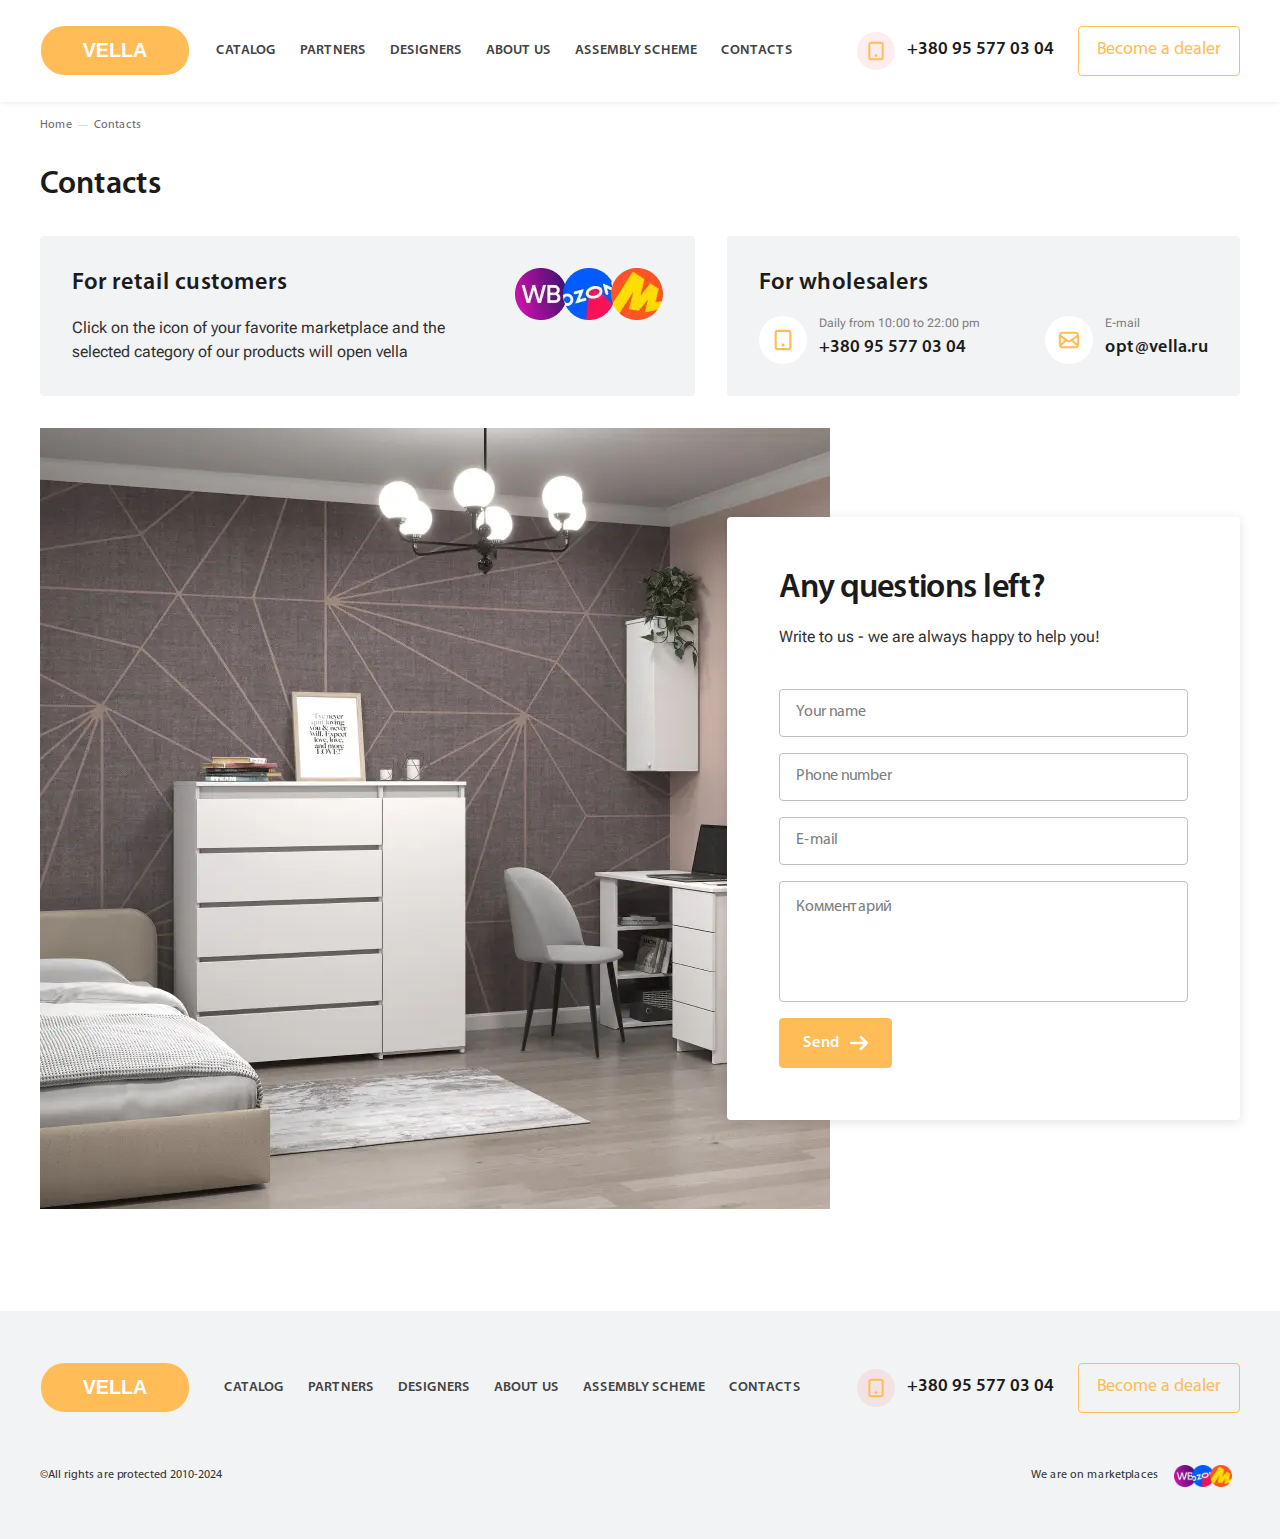
<file: contacts.html>
<!DOCTYPE html>
<html lang="en">

<head>
	<title>ContactsPage</title>
	<meta charset="UTF-8">
	<meta name="format-detection" content="telephone=no">
	<!-- <style>body{opacity: 0;}</style> -->
	<link rel="stylesheet" href="css/style.min.css?_v=20250202204422">
	<link rel="shortcut icon" href="favicon.ico">
	<!-- <meta name="robots" content="noindex, nofollow"> -->
	<meta name="viewport" content="width=device-width, initial-scale=1.0">
</head>

<body>
	<div class="wrapper">
		<header data-scroll="102" data-scroll-show="1000" class="header">
			<div class="header__container">
				<button type="button" class="header__icon icon-menu"><span></span></button>
				<a href="home.html#page__hero" class="header__logo logo"><img src="img/updated_logo.svg" alt="Logo"></a>
				<div class="header__menu menu">
					<nav class="menu__body">
						<ul class="menu__list">
							<li class="menu__item">
								<a href="catalog.html#catalog" class="menu__link">
									Catalog
								</a>
							</li>
							<li class="menu__item">
								<a href="collaboration.html#collaboration" class="menu__link">
									Partners
								</a>
							</li>
							<li class="menu__item">
								<a href="design.html#design" class="menu__link">
									Designers
								</a>
							</li>
							<li class="menu__item">
								<a href="about.html#about" class="menu__link">
									About Us
								</a>
							</li>
							<li class="menu__item">
								<a href="schemes.html#schemes" class="menu__link">
									Assembly scheme
								</a>
							</li>
							<li class="menu__item">
								<a href="contacts.html#contacts" class="menu__link">
									Contacts
								</a>
							</li>
						</ul>
					</nav>
				</div>
				<div class="header__contact contact-header">
					<a href="tel:+380955770304" class="contact-header__link">
						<p>+380 95 577 03 04</p>
						<span class="contact-header__icon">
							<svg>
								<use xlink:href="img/icons/icons.svg#tablet"></use>
							</svg>
						</span>
					</a>
					<button data-popup="#popup" type="button" class="contact-header__button button button--trprnt">Become a dealer</button>
				</div>
			</div>
		</header>
		<main class="contacts">

			<div class="contacts__breadcrumbs breadcrumbs">
				<div class="breadcrumbs__container">
					<ul class="breadcrumbs__list">
						<li class="breadcrumbs__item">
							<a href="#" class="breadcrumbs__link">Home</a>
						</li>
						<li class="breadcrumbs__item">
							<a href="#" class="breadcrumbs__link">Contacts</a>
						</li>
					</ul>
				</div>
			</div>

			<section class="contacts__connection connection-contacts">
				<div class="connection-contacts__container">
					<h1 class="connection-contacts__title title title--middle-MP">Contacts</h1>
					<div class="connection-contacts__content">
						<ul class="connection-contacts__items">
							<li class="connection-contacts__item item-retail">
								<div class="item-retail__content">
									<h3 class="item-retail__title">For retail customers</h3>
									<div class="item-retail__text">
										Click on the icon of your favorite marketplace and the selected category of our products will open vella
									</div>
								</div>
								<div class="item-retail__market market-footer">
									<ul class="market-footer__list">
										<li class="market-footer__item market-footer__item--cont">
											<a href="#" class="market-footer__link market-footer__link--cont">
												<img class="market-footer__image market-footer__image--cont ibg" src="img/footer/wildb.webp" alt="Icon Wildberries">
											</a>
										</li>
										<li class="market-footer__item market-footer__item--cont">
											<a href="#" class="market-footer__link market-footer__link--cont">
												<img class="market-footer__image market-footer__image--cont ibg" src="img/footer/ozon.webp" alt="Icon Ozon">
											</a>
										</li>
										<li class="market-footer__item market-footer__item--cont">
											<a href="#" class="market-footer__link market-footer__link--cont">
												<img class="market-footer__image market-footer__image--cont ibg" src="img/footer/market.webp" alt="Image Market">
											</a>
										</li>
									</ul>
								</div>
							</li>
							<li class="connection-contacts__item item-wholesale">
								<h3 class="item-wholesale__title">For wholesalers</h3>
								<div class="item-wholesale__content">
									<div class="item-wholesale__box box-phone">
										<div class="box-phone__icon">
											<svg>
												<use xlink:href="img/icons/icons.svg#tablet"></use>
											</svg>
										</div>
										<div class="box-phone__inner">
											<div class="box-phone__text">
												Daily from <time datetime="10:00">10:00</time> to <time datetime="22:00">22:00 pm</time>
											</div>
											<a class="box-phone__link" href="tel:+380955770304">+380 95 577 03 04</a>
										</div>
									</div>
									<div class="item-wholesale__box box-wholesale">
										<div class="box-wholesale__icon">
											<svg>
												<use xlink:href="img/icons/icons.svg#mail"></use>
											</svg>
										</div>
										<div class="box-wholesale__inner">
											<div class="box-wholesale__text">
												E-mail
											</div>
											<a class="box-wholesale__link box-wholesale__link--mail" href="mailto:opt@vella.ru">opt@vella.ru</a>
										</div>
									</div>
								</div>
							</li>
						</ul>
					</div>
				</div>
			</section>

			<div class="contacts__individual individual-collaboration">
				<div class="individual-collaboration__container">
					<div class="individual-collaboration__image-bg individual-collaboration__image-bg--contacts">
						<img class="individual-collaboration__image individual-collaboration__image--contacts ibg" src="img/design/image-individual.webp" alt="Image BG">
					</div>
					<div class="individual-collaboration__content individual-collaboration__content--contacts">
						<article class="individual-collaboration__form window-form">
							<div class="window-form__body">
								<div class="window-form__roof">
									<h3 class="window-form__title title title--feedback">Any questions left?</h3>
									<div class="window-form__subtitle">
										<p>
											Write to us - we are always happy to help you!
										</p>
									</div>
								</div>
								<form class="window-form__contact form form--fbd" action="https://jkorpela.fi/cgi-bin/echo.cgi" enctype="multipart/form-data" data-netlify="true">
									<div class="form__line form__line--fbd">
										<input autocomplete="off" type="text" name="form[name]" data-error="Error" placeholder="Your name" class="form__input input input--wn">
									</div>
									<div class="form__line form__line--fbd">
										<input autocomplete="off" type="tel" name="form[phone]" data-error="Error" placeholder="Phone number" class="form__input input input--wn">
									</div>
									<div class="form__line form__line--fbd">
										<input autocomplete="off" type="email" name="form[phone]" data-error="Error" placeholder="E-mail" class="form__input input input--wn">
									</div>
									<div class="form__line form__line--fbd">
										<textarea required class="form__comment input input--wn" name="comment" id="comment" placeholder="Комментарий"></textarea>
									</div>
									<button class="form__button form__button--fbd button button--fbd" type="submit">
										Send
										<svg class="button__icon">
											<use xlink:href="img/icons/icons.svg#arrow-narrow-right"></use>
										</svg>
									</button>
								</form>
							</div>
						</article>
					</div>
				</div>
			</div>

		</main>
		<footer class="footer">
			<div class="footer__container">
				<div class="footer__wrap">
					<div class="footer__top top-footer">
						<a href="#" data-goto=".header" class="top-footer__logo logo"><img src="img/updated_logo.svg" alt="Logo"></a>
						<div class="top-footer__menu menu-footer">
							<div class="menu-footer__body">
								<ul class="menu-footer__list">
									<li class="menu-footer__item">
										<a href="catalog.html#catalog" class="menu-footer__link">
											Catalog
										</a>
									</li>
									<li class="menu-footer__item">
										<a href="collaboration.html#collaboration" class="menu-footer__link">
											Partners
										</a>
									</li>
									<li class="menu-footer__item">
										<a href="design.html#design" class="menu-footer__link">
											Designers
										</a>
									</li>
									<li class="menu-footer__item">
										<a href="about.html#about" class="menu-footer__link">
											About Us
										</a>
									</li>
									<li class="menu-footer__item">
										<a href="schemes.html#schemes" class="menu-footer__link">
											Assembly scheme
										</a>
									</li>
									<li class="menu-footer__item">
										<a href="contacts.html#contacts" class="menu-footer__link">
											Contacts
										</a>
									</li>
								</ul>
							</div>
						</div>
						<div class="top-footer__contact contact-footer">
							<a href="tel:+380955770304" class="contact-footer__link">
								<p>+380 95 577 03 04</p>
								<span class="contact-footer__icon">
									<svg>
										<use xlink:href="img/icons/icons.svg#tablet"></use>
									</svg>
								</span>
							</a>
							<div class="contact-footer__schedule">Daily with 10:00 to 10:00 pm</div>
							<button data-popup="#popup" type="button" class="contact-footer__button button button--trprnt">Become a dealer</button>
						</div>
					</div>
					<div class="footer__bottom bottom-footer">
						<div class="bottom-footer__body">
							<div class="bottom-footer__text">
								<p>
									©All rights are protected <time datetime="2010">2010</time>-<time datetime="2024">2024</time>
								</p>
							</div>
							<div data-da=".contact-footer, 767.98,last" class="bottom-footer__market market-footer">
								<div class="item-connection__text">
									<p>
										We are on marketplaces
									</p>
								</div>
								<ul class="market-footer__list">
									<li class="market-footer__item">
										<a href="#" class="market-footer__link">
											<img class="market-footer__image ibg" src="img/footer/wildb.webp" alt="Image">
										</a>
									</li>
									<li class="market-footer__item">
										<a href="#" class="market-footer__link">
											<img class="market-footer__image ibg" src="img/footer/ozon.webp" alt="Image">
										</a>
									</li>
									<li class="market-footer__item">
										<a href="#" class="market-footer__link">
											<img class="market-footer__image ibg" src="img/footer/market.webp" alt="Image">
										</a>
									</li>
								</ul>
							</div>
						</div>
					</div>
				</div>
			</div>
		</footer>
	</div>
	<div id="popup" aria-hidden="true" class="popup">
		<div class="popup__wrapper">
			<div class="popup__content">
				<button data-close type="button" class="popup__close">
					<svg xmlns="http://www.w3.org/2000/svg" width="20" height="20" viewBox="0 0 20 20" fill="none">
						<path d="M15.625 4.375L4.375 15.625" stroke="#BFBFBF" stroke-width="2" stroke-linecap="round" stroke-linejoin="round" />
						<path d="M15.625 15.625L4.375 4.375" stroke="#BFBFBF" stroke-width="2" stroke-linecap="round" stroke-linejoin="round" />
					</svg>
				</button>
				<article class="popup__form window-form window-form--popup">
					<div class="window-form__body window-form__body--popup">
						<div class="window-form__roof window-form__roof--popup">
							<h3 class="window-form__title window-form__title--popup">Become a dealer</h3>
							<div class="window-form__subtitle window-form__subtitle--popup">
								<p>
									Leave a request, we will contact you to discuss the details of cooperation
								</p>
							</div>
						</div>
						<form class="window-form__contact form form--fbd" action="https://jkorpela.fi/cgi-bin/echo.cgi" enctype="multipart/form-data" data-netlify="true">
							<div class="form__line form__line--fbd">
								<input autocomplete="off" type="text" name="form[name]" data-error="Error" placeholder="Your name" class="form__input input input--wn">
							</div>
							<div class="form__line form__line--fbd">
								<input autocomplete="off" type="tel" name="form[phone]" data-error="Error" placeholder="Phone number" class="form__input input input--wn">
							</div>
							<button class="form__button form__button--fbd button button--popup" type="submit">
								Send
								<svg class="button__icon">
									<use xlink:href="img/icons/icons.svg#arrow-narrow-right"></use>
								</svg>
							</button>
						</form>
					</div>
				</article>
			</div>
		</div>
	</div>


	<div id="popup-price" aria-hidden="true" class="popup popup-price">
		<div class="popup__wrapper popup-price__wrapper">
			<div class="popup__content popup-price__content">
				<button data-close type="button" class="popup-price__close">
					<svg xmlns="http://www.w3.org/2000/svg" width="20" height="20" viewBox="0 0 20 20" fill="none">
						<path d="M15.625 4.375L4.375 15.625" stroke="#BFBFBF" stroke-width="2" stroke-linecap="round" stroke-linejoin="round" />
						<path d="M15.625 15.625L4.375 4.375" stroke="#BFBFBF" stroke-width="2" stroke-linecap="round" stroke-linejoin="round" />
					</svg>
				</button>

				<article class="popup-price__form window-form window-form--popup">
					<div class="window-form__body window-form__body--popup">
						<div class="window-form__roof window-form__roof--popup">
							<h3 class="window-form__title window-form__title--popup">Get a price list</h3>

						</div>
						<form class="window-form__contact form form--fbd" action="https://jkorpela.fi/cgi-bin/echo.cgi" enctype="multipart/form-data" data-netlify="true">
							<div class="form__line form__line--fbd">
								<input autocomplete="off" type="tel" name="form[phone]" data-error="Error" placeholder="Phone number" class="form__input input input--wn">
							</div>
							<button class="form__button form__button--fbd button button--popup" type="submit">
								Send
								<svg class="button__icon">
									<use xlink:href="img/icons/icons.svg#arrow-narrow-right"></use>
								</svg>
							</button>
						</form>
					</div>
				</article>
			</div>
		</div>
	</div>
	<script src="js/app.min.js?_v=20250202204422"></script>
</body>

</html>
</file>
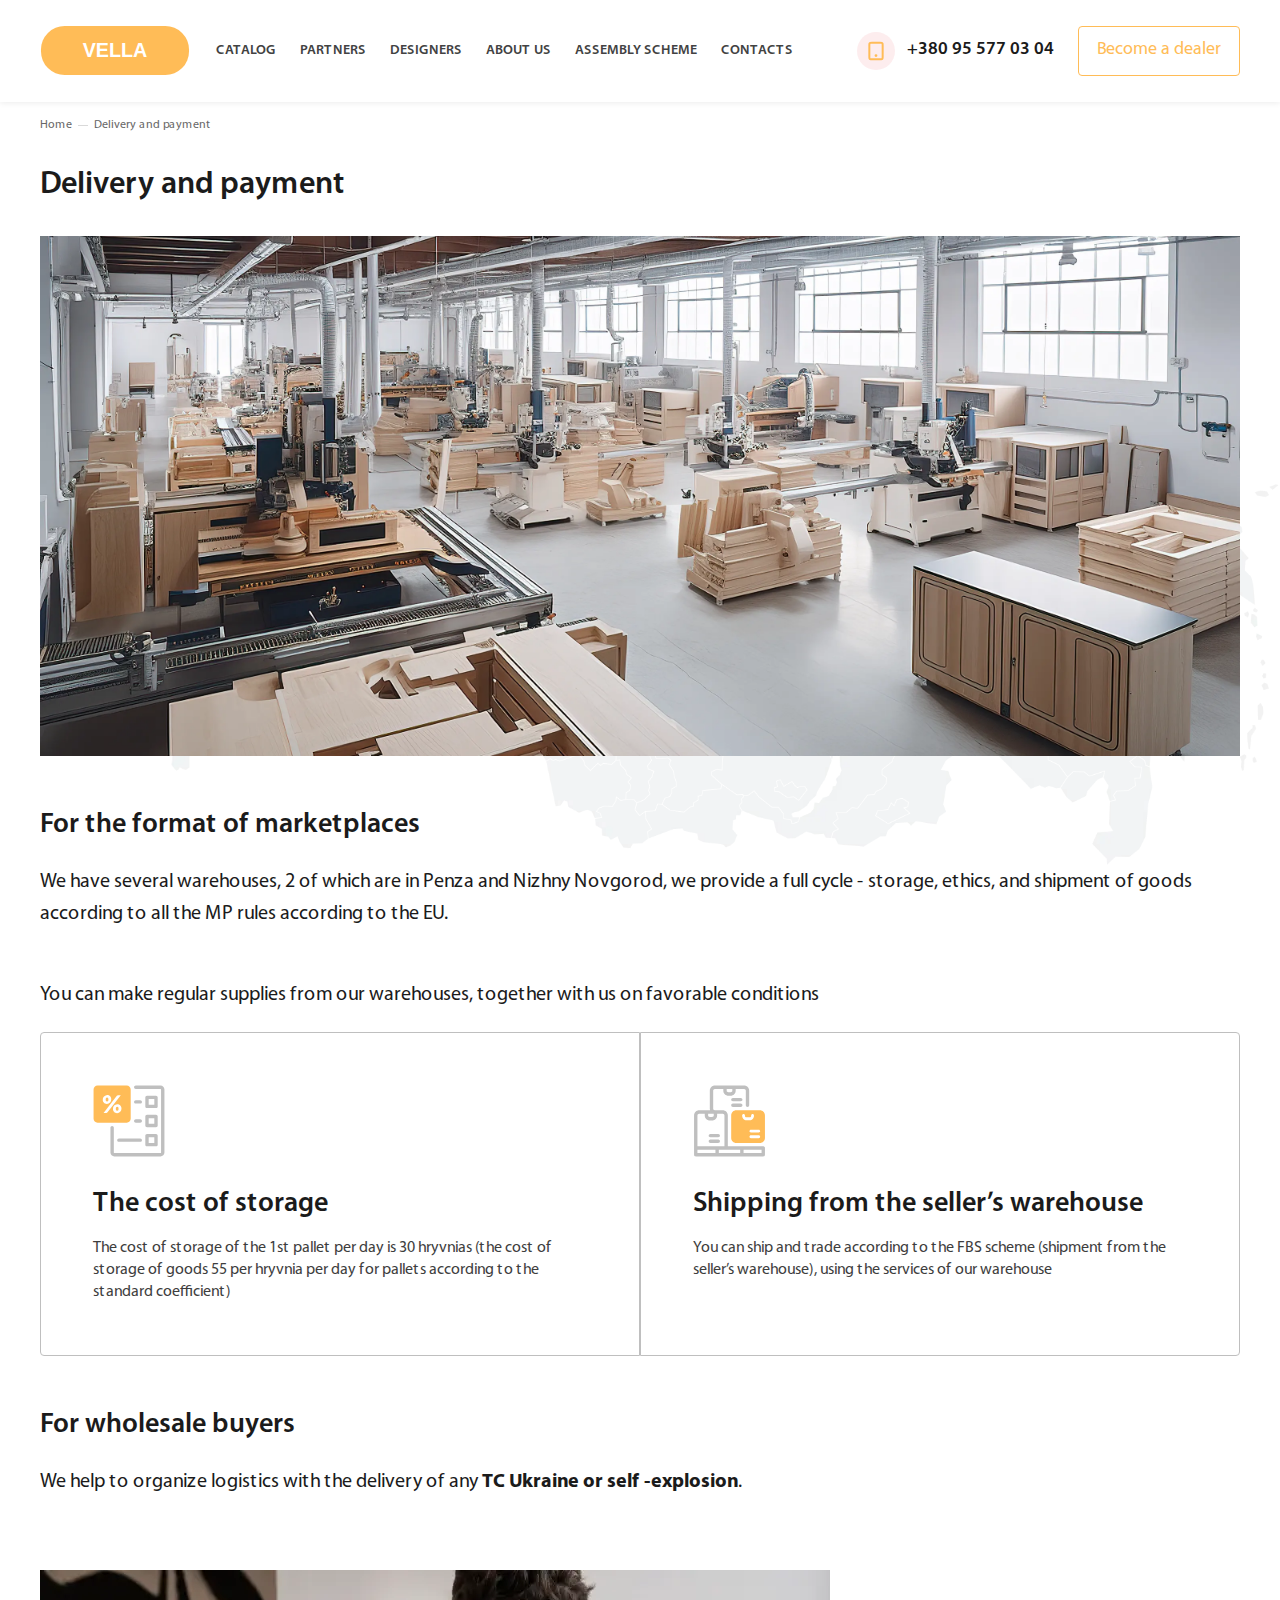
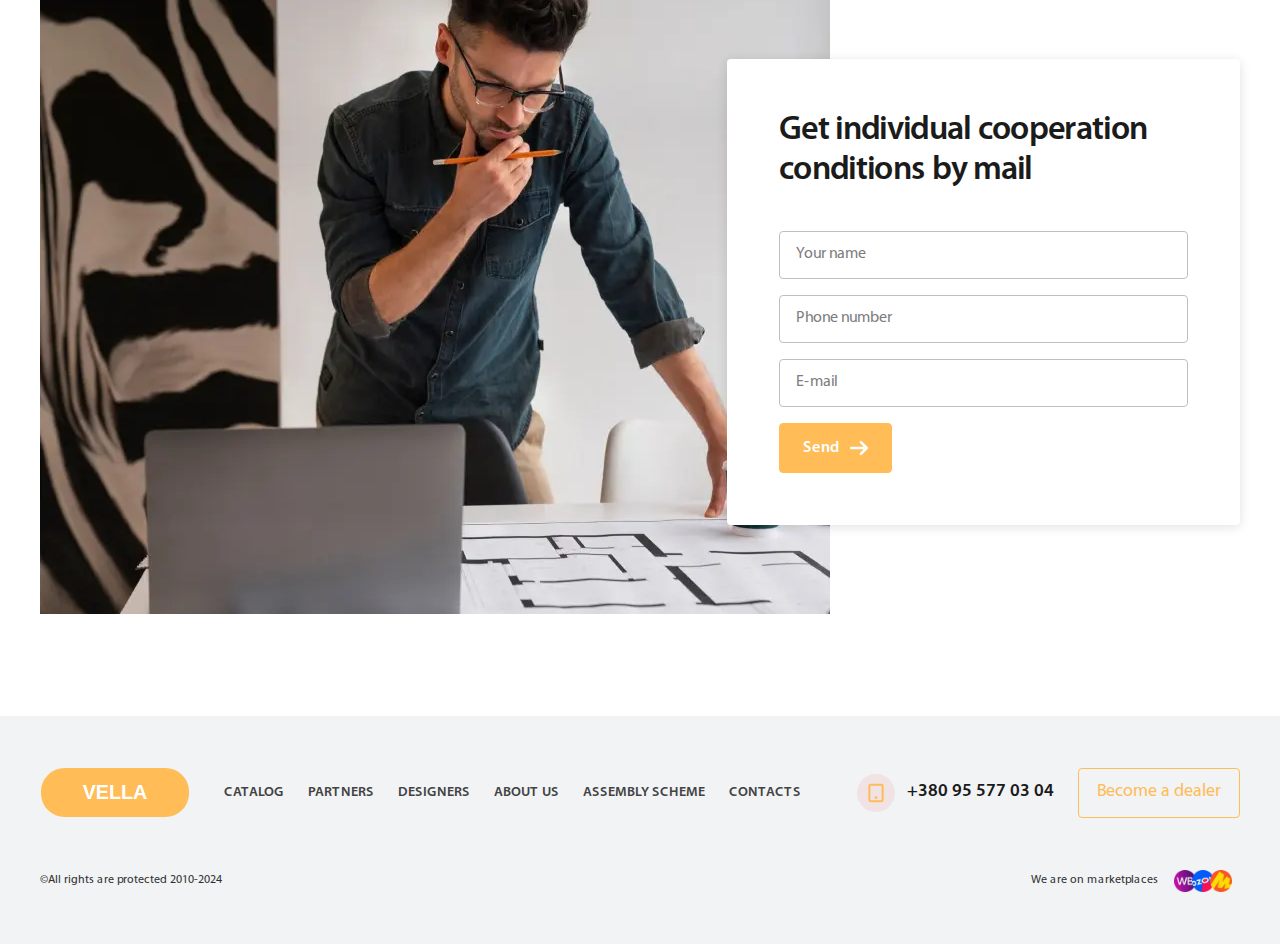
<file: delivery.html>
<!DOCTYPE html>
<html lang="en">

<head>
	<title>DeliveryPage</title>
	<meta charset="UTF-8">
	<meta name="format-detection" content="telephone=no">
	<!-- <style>body{opacity: 0;}</style> -->
	<link rel="stylesheet" href="css/style.min.css?_v=20250202204422">
	<link rel="shortcut icon" href="favicon.ico">
	<!-- <meta name="robots" content="noindex, nofollow"> -->
	<meta name="viewport" content="width=device-width, initial-scale=1.0">
</head>

<body>
	<div class="wrapper">
		<header data-scroll="102" data-scroll-show="1000" class="header">
			<div class="header__container">
				<button type="button" class="header__icon icon-menu"><span></span></button>
				<a href="home.html#page__hero" class="header__logo logo"><img src="img/updated_logo.svg" alt="Logo"></a>
				<div class="header__menu menu">
					<nav class="menu__body">
						<ul class="menu__list">
							<li class="menu__item">
								<a href="catalog.html#catalog" class="menu__link">
									Catalog
								</a>
							</li>
							<li class="menu__item">
								<a href="collaboration.html#collaboration" class="menu__link">
									Partners
								</a>
							</li>
							<li class="menu__item">
								<a href="design.html#design" class="menu__link">
									Designers
								</a>
							</li>
							<li class="menu__item">
								<a href="about.html#about" class="menu__link">
									About Us
								</a>
							</li>
							<li class="menu__item">
								<a href="schemes.html#schemes" class="menu__link">
									Assembly scheme
								</a>
							</li>
							<li class="menu__item">
								<a href="contacts.html#contacts" class="menu__link">
									Contacts
								</a>
							</li>
						</ul>
					</nav>
				</div>
				<div class="header__contact contact-header">
					<a href="tel:+380955770304" class="contact-header__link">
						<p>+380 95 577 03 04</p>
						<span class="contact-header__icon">
							<svg>
								<use xlink:href="img/icons/icons.svg#tablet"></use>
							</svg>
						</span>
					</a>
					<button data-popup="#popup" type="button" class="contact-header__button button button--trprnt">Become a dealer</button>
				</div>
			</div>
		</header>
		<main class="delivery">

			<div class="delivery__breadcrumbs breadcrumbs">
				<div class="breadcrumbs__container">
					<ul class="breadcrumbs__list">
						<li class="breadcrumbs__item">
							<a href="#" class="breadcrumbs__link">Home</a>
						</li>
						<li class="breadcrumbs__item">
							<a href="#" class="breadcrumbs__link">Delivery and payment</a>
						</li>
					</ul>
				</div>
			</div>

			<section class="delivery__hero hero-delivery">
				<div class="hero-delivery__background-map background-map">
					<img class="background-map__image ibg" src="img/page_delivery/map_bg.webp" alt="Image bg map">
				</div>
				<div class="hero-delivery__container">
					<div class="hero-delivery__top">
						<h2 class="hero-delivery__title title title--middle-MP">Delivery and payment</h2>
						<div class="hero-delivery__picture">
							<img class="hero-delivery__image ibg" src="img/logistics/image-bg.webp" alt="Image hero">
						</div>
					</div>
					<div class="hero-delivery__marketplace marketplace-delivery">
						<div class="marketplace-delivery__content">
							<h3 class="marketplace-delivery__title title title--small-MP">For the format of marketplaces</h3>
							<div class="marketplace-delivery__text">
								<p>
									We have several warehouses, 2 of which are in Penza and Nizhny Novgorod, we provide a full cycle - storage, ethics, and shipment of goods according to all the MP rules according to the EU.
								</p>
							</div>
						</div>
						<div class="marketplace-delivery__profit profit-collaboration">
							<div class="profit-collaboration__container">
								<div class="profit-collaboration__text">
									<p>
										You can make regular supplies from our warehouses, together with us on favorable conditions
									</p>
								</div>
								<div class="profit-collaboration__wrap">
									<ul class="profit-collaboration__items">
										<li class="profit-collaboration__item item-profit">
											<img class="item-profit__image ibg" src="img/profit/profit_icon_01.svg" alt="icon 01">
											<h4 class="item-profit__title title title--small-MP">
												The cost of storage
											</h4>
											<div class="item-profit__text">
												<p>
													The cost of storage of the 1st pallet per day is 30 hryvnias (the cost of storage of goods 55 per hryvnia per day for pallets according to the standard coefficient)
												</p>
											</div>
										</li>
										<li class="profit-collaboration__item item-profit">
											<img class="item-profit__image ibg" src="img/profit/profit_icon_02.svg" alt="icon 02">
											<h4 class="item-profit__title title title--small-MP">
												Shipping from the seller’s warehouse
											</h4>
											<div class="item-profit__text">
												<p>
													You can ship and trade according to the FBS scheme (shipment from the seller’s warehouse), using the services of our warehouse
												</p>
											</div>
										</li>
									</ul>
								</div>
							</div>
						</div>
					</div>
					<div class="hero-delivery__floor floor-delivery">
						<h3 class="floor-delivery__title title title--small-MP">For wholesale buyers</h3>
						<div class="floor-delivery__text">
							<p>
								We help to organize logistics with the delivery of any <span>TC Ukraine or self -explosion</span>.
							</p>
						</div>
					</div>
				</div>
			</section>

			<div class="delivery__individual individual-collaboration">
				<div class="individual-collaboration__container">
					<div class="individual-collaboration__image-bg">
						<img class="individual-collaboration__image ibg" src="img/individual/image_bg.webp" alt="Image BG">
					</div>
					<div class="individual-collaboration__content">
						<article class="individual-collaboration__form window-form">
							<div class="window-form__body">
								<div class="window-form__roof">
									<h3 class="window-form__title title title--feedback">Get individual cooperation conditions by mail</h3>
								</div>
								<form class="window-form__contact form form--fbd" action="https://jkorpela.fi/cgi-bin/echo.cgi" enctype="multipart/form-data" data-netlify="true">
									<div class="form__line form__line--fbd">
										<input autocomplete="off" type="text" name="form[name]" data-error="Error" placeholder="Your name" class="form__input input input--wn">
									</div>
									<div class="form__line form__line--fbd">
										<input autocomplete="off" type="tel" name="form[phone]" data-error="Error" placeholder="Phone number" class="form__input input input--wn">
									</div>
									<div class="form__line form__line--fbd">
										<input autocomplete="off" type="email" name="form[phone]" data-error="Error" placeholder="E-mail" class="form__input input input--wn">
									</div>
									<button class="form__button form__button--fbd button button--fbd" type="submit">
										Send
										<svg class="button__icon">
											<use xlink:href="img/icons/icons.svg#arrow-narrow-right"></use>
										</svg>
									</button>
								</form>
							</div>
						</article>
					</div>
				</div>
			</div>

		</main>
		<footer class="footer">
			<div class="footer__container">
				<div class="footer__wrap">
					<div class="footer__top top-footer">
						<a href="#" data-goto=".header" class="top-footer__logo logo"><img src="img/updated_logo.svg" alt="Logo"></a>
						<div class="top-footer__menu menu-footer">
							<div class="menu-footer__body">
								<ul class="menu-footer__list">
									<li class="menu-footer__item">
										<a href="catalog.html#catalog" class="menu-footer__link">
											Catalog
										</a>
									</li>
									<li class="menu-footer__item">
										<a href="collaboration.html#collaboration" class="menu-footer__link">
											Partners
										</a>
									</li>
									<li class="menu-footer__item">
										<a href="design.html#design" class="menu-footer__link">
											Designers
										</a>
									</li>
									<li class="menu-footer__item">
										<a href="about.html#about" class="menu-footer__link">
											About Us
										</a>
									</li>
									<li class="menu-footer__item">
										<a href="schemes.html#schemes" class="menu-footer__link">
											Assembly scheme
										</a>
									</li>
									<li class="menu-footer__item">
										<a href="contacts.html#contacts" class="menu-footer__link">
											Contacts
										</a>
									</li>
								</ul>
							</div>
						</div>
						<div class="top-footer__contact contact-footer">
							<a href="tel:+380955770304" class="contact-footer__link">
								<p>+380 95 577 03 04</p>
								<span class="contact-footer__icon">
									<svg>
										<use xlink:href="img/icons/icons.svg#tablet"></use>
									</svg>
								</span>
							</a>
							<div class="contact-footer__schedule">Daily with 10:00 to 10:00 pm</div>
							<button data-popup="#popup" type="button" class="contact-footer__button button button--trprnt">Become a dealer</button>
						</div>
					</div>
					<div class="footer__bottom bottom-footer">
						<div class="bottom-footer__body">
							<div class="bottom-footer__text">
								<p>
									©All rights are protected <time datetime="2010">2010</time>-<time datetime="2024">2024</time>
								</p>
							</div>
							<div data-da=".contact-footer, 767.98,last" class="bottom-footer__market market-footer">
								<div class="item-connection__text">
									<p>
										We are on marketplaces
									</p>
								</div>
								<ul class="market-footer__list">
									<li class="market-footer__item">
										<a href="#" class="market-footer__link">
											<img class="market-footer__image ibg" src="img/footer/wildb.webp" alt="Image">
										</a>
									</li>
									<li class="market-footer__item">
										<a href="#" class="market-footer__link">
											<img class="market-footer__image ibg" src="img/footer/ozon.webp" alt="Image">
										</a>
									</li>
									<li class="market-footer__item">
										<a href="#" class="market-footer__link">
											<img class="market-footer__image ibg" src="img/footer/market.webp" alt="Image">
										</a>
									</li>
								</ul>
							</div>
						</div>
					</div>
				</div>
			</div>
		</footer>
	</div>
	<div id="popup" aria-hidden="true" class="popup">
		<div class="popup__wrapper">
			<div class="popup__content">
				<button data-close type="button" class="popup__close">
					<svg xmlns="http://www.w3.org/2000/svg" width="20" height="20" viewBox="0 0 20 20" fill="none">
						<path d="M15.625 4.375L4.375 15.625" stroke="#BFBFBF" stroke-width="2" stroke-linecap="round" stroke-linejoin="round" />
						<path d="M15.625 15.625L4.375 4.375" stroke="#BFBFBF" stroke-width="2" stroke-linecap="round" stroke-linejoin="round" />
					</svg>
				</button>
				<article class="popup__form window-form window-form--popup">
					<div class="window-form__body window-form__body--popup">
						<div class="window-form__roof window-form__roof--popup">
							<h3 class="window-form__title window-form__title--popup">Become a dealer</h3>
							<div class="window-form__subtitle window-form__subtitle--popup">
								<p>
									Leave a request, we will contact you to discuss the details of cooperation
								</p>
							</div>
						</div>
						<form class="window-form__contact form form--fbd" action="https://jkorpela.fi/cgi-bin/echo.cgi" enctype="multipart/form-data" data-netlify="true">
							<div class="form__line form__line--fbd">
								<input autocomplete="off" type="text" name="form[name]" data-error="Error" placeholder="Your name" class="form__input input input--wn">
							</div>
							<div class="form__line form__line--fbd">
								<input autocomplete="off" type="tel" name="form[phone]" data-error="Error" placeholder="Phone number" class="form__input input input--wn">
							</div>
							<button class="form__button form__button--fbd button button--popup" type="submit">
								Send
								<svg class="button__icon">
									<use xlink:href="img/icons/icons.svg#arrow-narrow-right"></use>
								</svg>
							</button>
						</form>
					</div>
				</article>
			</div>
		</div>
	</div>


	<div id="popup-price" aria-hidden="true" class="popup popup-price">
		<div class="popup__wrapper popup-price__wrapper">
			<div class="popup__content popup-price__content">
				<button data-close type="button" class="popup-price__close">
					<svg xmlns="http://www.w3.org/2000/svg" width="20" height="20" viewBox="0 0 20 20" fill="none">
						<path d="M15.625 4.375L4.375 15.625" stroke="#BFBFBF" stroke-width="2" stroke-linecap="round" stroke-linejoin="round" />
						<path d="M15.625 15.625L4.375 4.375" stroke="#BFBFBF" stroke-width="2" stroke-linecap="round" stroke-linejoin="round" />
					</svg>
				</button>

				<article class="popup-price__form window-form window-form--popup">
					<div class="window-form__body window-form__body--popup">
						<div class="window-form__roof window-form__roof--popup">
							<h3 class="window-form__title window-form__title--popup">Get a price list</h3>

						</div>
						<form class="window-form__contact form form--fbd" action="https://jkorpela.fi/cgi-bin/echo.cgi" enctype="multipart/form-data" data-netlify="true">
							<div class="form__line form__line--fbd">
								<input autocomplete="off" type="tel" name="form[phone]" data-error="Error" placeholder="Phone number" class="form__input input input--wn">
							</div>
							<button class="form__button form__button--fbd button button--popup" type="submit">
								Send
								<svg class="button__icon">
									<use xlink:href="img/icons/icons.svg#arrow-narrow-right"></use>
								</svg>
							</button>
						</form>
					</div>
				</article>
			</div>
		</div>
	</div>
	<script src="js/app.min.js?_v=20250202204422"></script>
</body>

</html>
</file>
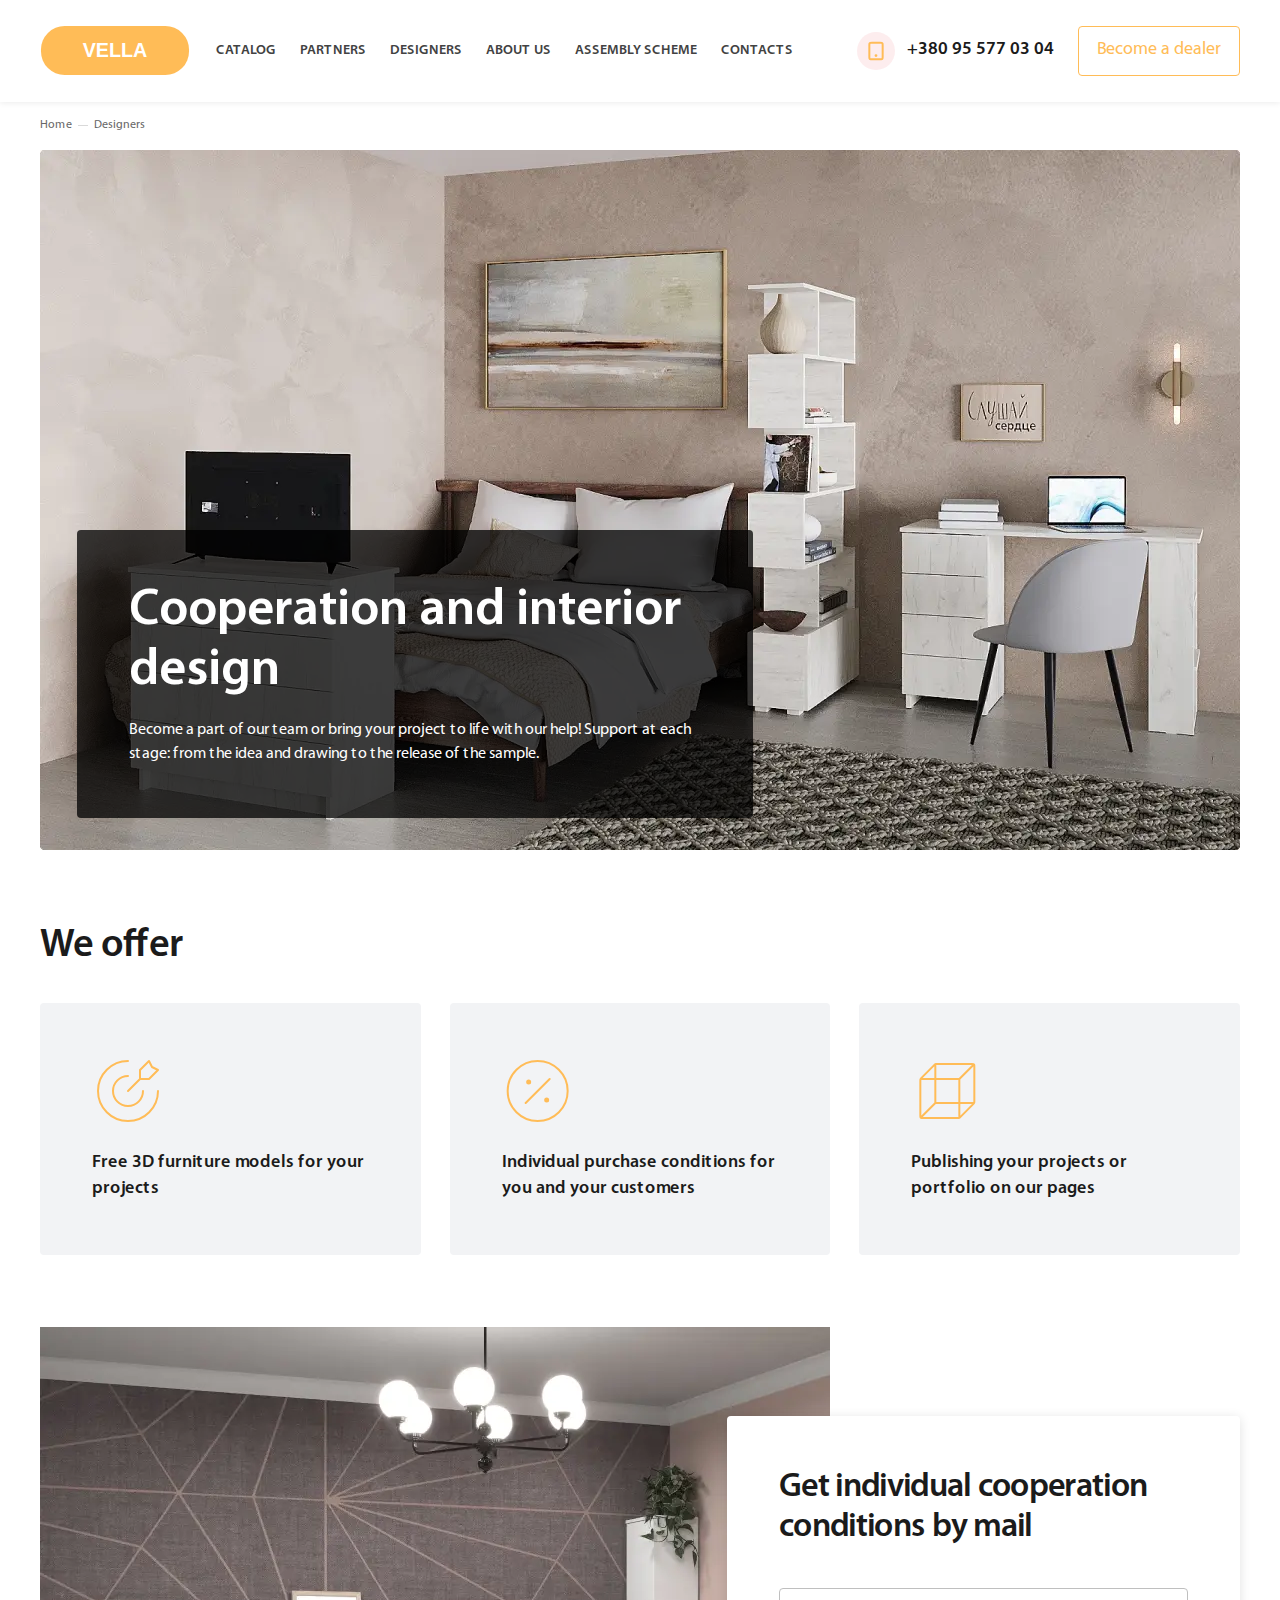
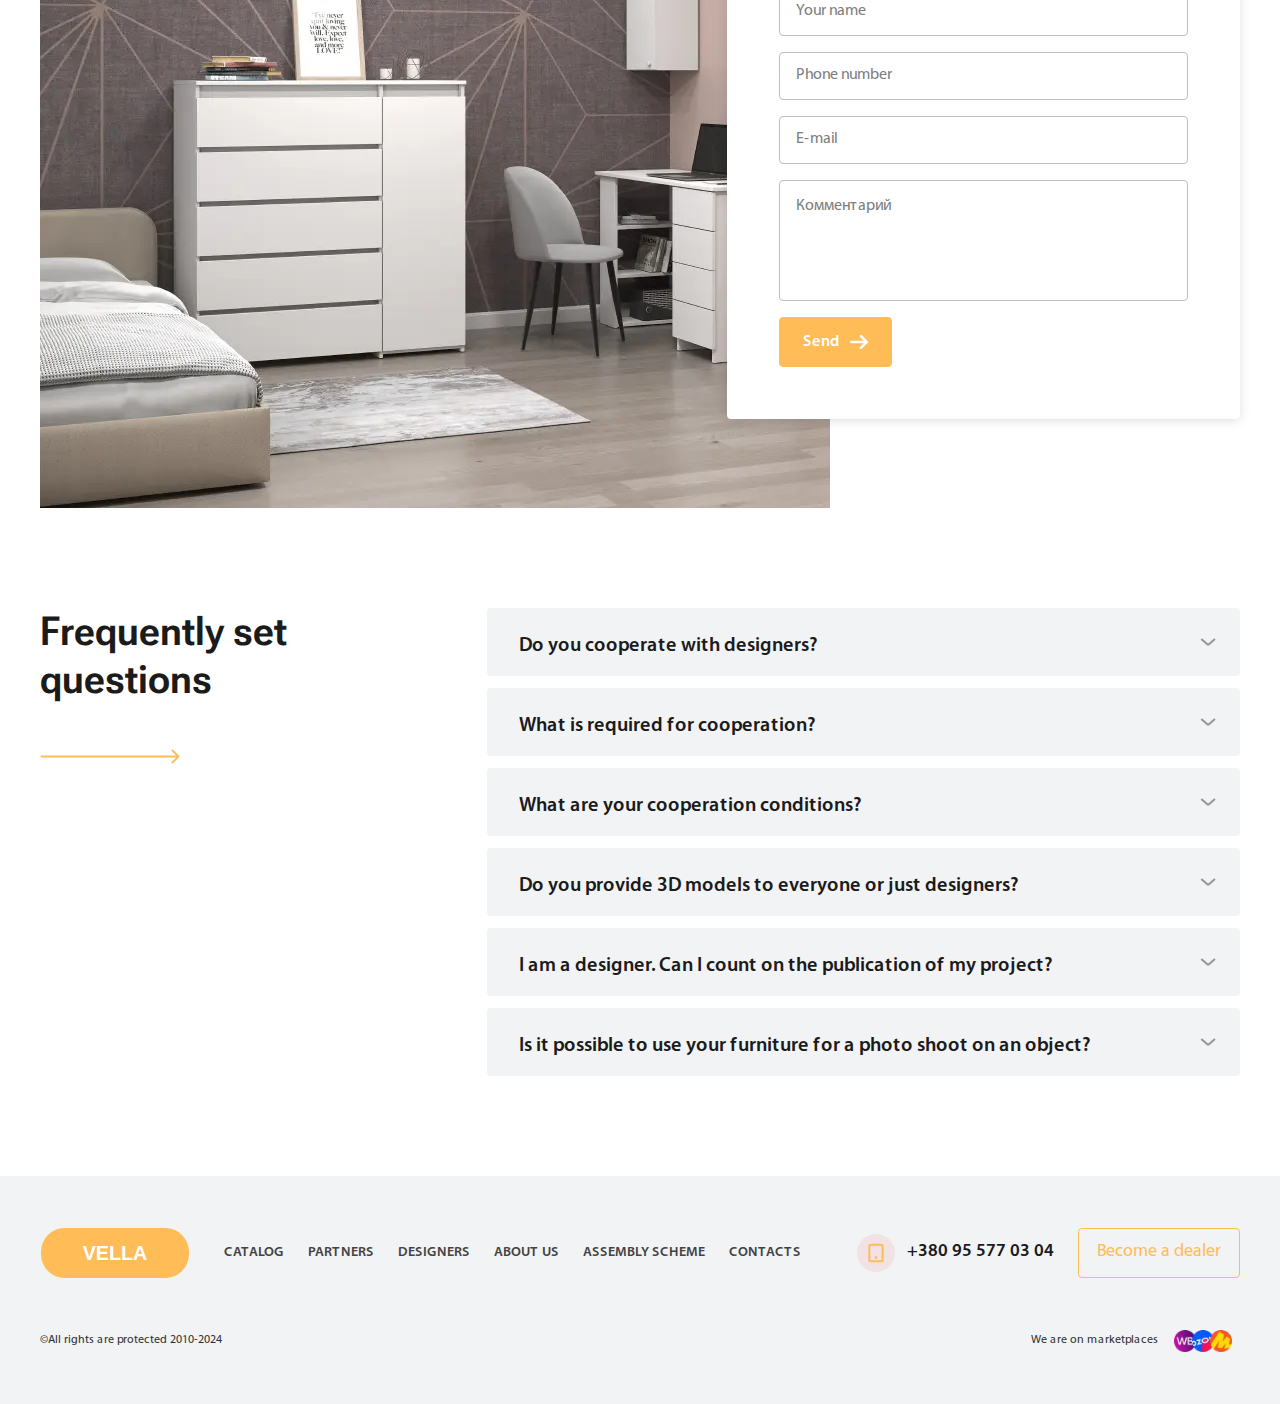
<file: design.html>
<!DOCTYPE html>
<html lang="en">

<head>
	<title>DesignPage</title>
	<meta charset="UTF-8">
	<meta name="format-detection" content="telephone=no">
	<!-- <style>body{opacity: 0;}</style> -->
	<link rel="stylesheet" href="css/style.min.css?_v=20250202204422">
	<link rel="shortcut icon" href="favicon.ico">
	<!-- <meta name="robots" content="noindex, nofollow"> -->
	<meta name="viewport" content="width=device-width, initial-scale=1.0">
</head>

<body>
	<div class="wrapper">
		<header data-scroll="102" data-scroll-show="1000" class="header">
			<div class="header__container">
				<button type="button" class="header__icon icon-menu"><span></span></button>
				<a href="home.html#page__hero" class="header__logo logo"><img src="img/updated_logo.svg" alt="Logo"></a>
				<div class="header__menu menu">
					<nav class="menu__body">
						<ul class="menu__list">
							<li class="menu__item">
								<a href="catalog.html#catalog" class="menu__link">
									Catalog
								</a>
							</li>
							<li class="menu__item">
								<a href="collaboration.html#collaboration" class="menu__link">
									Partners
								</a>
							</li>
							<li class="menu__item">
								<a href="design.html#design" class="menu__link">
									Designers
								</a>
							</li>
							<li class="menu__item">
								<a href="about.html#about" class="menu__link">
									About Us
								</a>
							</li>
							<li class="menu__item">
								<a href="schemes.html#schemes" class="menu__link">
									Assembly scheme
								</a>
							</li>
							<li class="menu__item">
								<a href="contacts.html#contacts" class="menu__link">
									Contacts
								</a>
							</li>
						</ul>
					</nav>
				</div>
				<div class="header__contact contact-header">
					<a href="tel:+380955770304" class="contact-header__link">
						<p>+380 95 577 03 04</p>
						<span class="contact-header__icon">
							<svg>
								<use xlink:href="img/icons/icons.svg#tablet"></use>
							</svg>
						</span>
					</a>
					<button data-popup="#popup" type="button" class="contact-header__button button button--trprnt">Become a dealer</button>
				</div>
			</div>
		</header>
		<main class="design">

			<div class="design__breadcrumbs breadcrumbs">
				<div class="breadcrumbs__container">
					<ul class="breadcrumbs__list">
						<li class="breadcrumbs__item">
							<a href="#" class="breadcrumbs__link">Home</a>
						</li>
						<li class="breadcrumbs__item">
							<a href="#" class="breadcrumbs__link">Designers</a>
						</li>
					</ul>
				</div>
			</div>

			<div class="design__hero hero hero--col">
				<div class="hero__container hero__container--col">
					<div class="hero__image-bg">
						<img class="hero__image ibg" src="img/design/image-hero_02.webp" alt="Image BG">
					</div>
					<article class="hero__plate hero__plate--col item-plate item-plate--col">
						<div class="item-plate__content item-plate__content--col">
							<h4 class="item-plate__title">Cooperation and interior design</h4>
							<div class="item-plate__text">
								<p>
									Become a part of our team or bring your project to life with our help! Support at each stage: from the idea and drawing to the release of the sample.
								</p>
							</div>
						</div>
					</article>
				</div>
			</div>

			<section class="design__propose propose-design">
				<div class="propose-design__container">
					<h2 class="propose-design__title title title--mini">We offer</h2>
					<div class="propose-design__content">
						<ul class="propose-design__items">
							<li class="propose-design__item item-propose-design">
								<div class="item-propose-design__inner">
									<div class="item-propose-design__icon">
										<img class="item-propose-design__image ibg" src="img/iconfonts/target.svg" alt="icon 01">
									</div>
									<div class="item-propose-design__text">
										<p>
											Free 3D furniture models for your projects
										</p>
									</div>
								</div>
							</li>
							<li class="propose-design__item item-propose-design">
								<div class="item-propose-design__inner">
									<div class="item-propose-design__icon">
										<img class="item-propose-design__image ibg" src="img/iconfonts/sale.svg" alt="icon 02">
									</div>
									<div class="item-propose-design__text">
										<p>
											Individual purchase conditions for you and your customers
										</p>
									</div>
								</div>
							</li>
							<li class="propose-design__item item-propose-design">
								<div class="item-propose-design__inner">
									<div class="item-propose-design__icon">
										<img class="item-propose-design__image ibg" src="img/iconfonts/cube.svg" alt="icon 03">
									</div>
									<div class="item-propose-design__text">
										<p>
											Publishing your projects or portfolio on our pages
										</p>
									</div>
								</div>
							</li>
						</ul>
					</div>
				</div>
			</section>

			<div class="design__individual individual-collaboration">
				<div class="individual-collaboration__container">
					<div class="individual-collaboration__image-bg individual-collaboration__image-bg--design">
						<img class="individual-collaboration__image individual-collaboration__image--design ibg" src="img/design/image-individual.webp" alt="Image BG">
					</div>
					<div class="individual-collaboration__content">
						<article class="individual-collaboration__form window-form">
							<div class="window-form__body">
								<div class="window-form__roof">
									<h3 class="window-form__title title title--feedback">Get individual cooperation conditions by mail</h3>
								</div>
								<form class="window-form__contact form form--fbd" action="https://jkorpela.fi/cgi-bin/echo.cgi" enctype="multipart/form-data" data-netlify="true">
									<div class="form__line form__line--fbd">
										<input autocomplete="off" type="text" name="form[name]" data-error="Error" placeholder="Your name" class="form__input input input--wn">
									</div>
									<div class="form__line form__line--fbd">
										<input autocomplete="off" type="tel" name="form[phone]" data-error="Error" placeholder="Phone number" class="form__input input input--wn">
									</div>
									<div class="form__line form__line--fbd">
										<input autocomplete="off" type="email" name="form[phone]" data-error="Error" placeholder="E-mail" class="form__input input input--wn">
									</div>
									<div class="form__line form__line--fbd">
										<textarea required class="form__comment input input--wn" name="comment" id="comment" placeholder="Комментарий"></textarea>
									</div>
									<button class="form__button form__button--fbd button button--fbd" type="submit">
										Send
										<svg class="button__icon">
											<use xlink:href="img/icons/icons.svg#arrow-narrow-right"></use>
										</svg>
									</button>
								</form>
							</div>
						</article>
					</div>
				</div>
			</div>

			<section class="design__questions why-us why-us--sets">
				<div class="why-us__container">
					<div class="why-us__column">
						<h2 class="why-us__title title">Frequently set
							questions</h2>
						<svg class="why-us__icon">
							<use xlink:href="img/icons/icons.svg#arrow-big"></use>
						</svg>
					</div>
					<div data-spollers data-one-spoller class="why-us__spollers spollers spollers--sets">
						<details class="spollers__item spollers__item--sets">
							<summary class="spollers__title spollers__title--sets">Do you cooperate with designers?</summary>
							<div class="spollers__body spollers__body--sets">
								<p>
									First of all, by the fact that we make furniture to order according to individual sizes. From us you can order a kitchen according to your project, which is also a distinctive feature, since the capabilities of our factory allow us to find non -standard solutions of various levels of complexity. In addition, the assortment of our factory is much wider, since we are a more highly specialized company and are engaged in the production of hull furniture (kitchens, cabinets, dressing rooms, furniture for the bathroom, living room, children's, etc.)
								</p>
							</div>
						</details>
						<details class="spollers__item spollers__item--sets">
							<summary class="spollers__title spollers__title--sets">What is required for cooperation?</summary>
							<div class="spollers__body spollers__body--sets">
								<p>
									What is required for cooperation? From us you can order a kitchen according to your project, which is also a distinctive feature, since the capabilities of our factory allow us to find non -standard solutions of various levels of complexity. In addition, the assortment of our factory is much wider, since we are a more highly specialized company and are engaged in the production of hull furniture (kitchens, cabinets, dressing rooms, furniture for the bathroom, living room, children's, etc.)
								</p>
							</div>
						</details>
						<details class="spollers__item spollers__item--sets">
							<summary class="spollers__title spollers__title--sets">What are your cooperation conditions?</summary>
							<div class="spollers__body spollers__body--sets">
								<p>
									What are your cooperation conditions?
									Lorem ipsum dolor sit amet consectetur adipisicing elit. Vero eligendi tenetur, accusantium corrupti omnis harum unde. Qui, magni minus. Saepe voluptatem rerum doloremque quod temporibus? Nulla saepe eius exercitationem ex expedita. Itaque quis quisquam est hic neque, mollitia repudiandae repellendus rem excepturi in sunt accusamus, doloribus sint veritatis aut eum aliquid quos velit facilis quia totam! Cum vero quas corporis sit adipisci tenetur obcaecati, beatae saepe praesentium tempore dolorem dolores autem nesciunt?
								</p>
							</div>
						</details>
						<details class="spollers__item spollers__item--sets">
							<summary class="spollers__title spollers__title--sets">Do you provide 3D models to everyone or just designers?</summary>
							<div class="spollers__body spollers__body--sets">
								<p>
									Do you provide 3D models to everyone or just designers?
									В первую очередь тем, что мы делаем мебель на заказ по индивидуальным размерам. У нас Вы можете заказать кухню по Вашему проекту, что тоже является отличительной чертой, поскольку возможности нашей фабрики позволяют находить нестандартные решения различного уровня сложности. К тому же, ассортимент нашей фабрики значительно шире, так как мы более узкоспециализированная компания и занимаемся производством именно корпусной мебели (кухни, шкафы, гардеробные, мебель для ванной комнаты, гостиной, детской и т.п.)
								</p>
							</div>
						</details>
						<details class="spollers__item spollers__item--sets">
							<summary class="spollers__title spollers__title--sets">I am a designer. Can I count on the publication of my project?</summary>
							<div class="spollers__body spollers__body--sets">
								<p>
									I am a designer. Can I count on the publication of my project?
									First of all, by the fact that we make furniture to order according to individual sizes. From us you can order a kitchen according to your project, which is also a distinctive feature, since the capabilities of our factory allow us to find non -standard solutions of various levels of complexity. In addition, the assortment of our factory is much wider, since we are a more highly specialized company and are engaged in the production of hull furniture (kitchens, cabinets, dressing rooms, furniture for the bathroom, living room, children's, etc.)
								</p>
							</div>
						</details>
						<details class="spollers__item spollers__item--sets">
							<summary class="spollers__title spollers__title--sets">Is it possible to use your furniture for a photo shoot on an object?</summary>
							<div class="spollers__body spollers__body--sets">
								<p>
									Is it possible to use your furniture for a photo shoot on an object?
									Lorem ipsum dolor sit amet consectetur adipisicing elit. Vero eligendi tenetur, accusantium corrupti omnis harum unde. Qui, magni minus. Saepe voluptatem rerum doloremque quod temporibus? Nulla saepe eius exercitationem ex expedita. Itaque quis quisquam est hic neque, mollitia repudiandae repellendus rem excepturi in sunt accusamus, doloribus sint veritatis aut eum aliquid quos velit facilis quia totam! Cum vero quas corporis sit adipisci tenetur obcaecati, beatae saepe praesentium tempore dolorem dolores autem nesciunt?
								</p>
							</div>
						</details>
					</div>
				</div>
			</section>

		</main>
		<footer class="footer">
			<div class="footer__container">
				<div class="footer__wrap">
					<div class="footer__top top-footer">
						<a href="#" data-goto=".header" class="top-footer__logo logo"><img src="img/updated_logo.svg" alt="Logo"></a>
						<div class="top-footer__menu menu-footer">
							<div class="menu-footer__body">
								<ul class="menu-footer__list">
									<li class="menu-footer__item">
										<a href="catalog.html#catalog" class="menu-footer__link">
											Catalog
										</a>
									</li>
									<li class="menu-footer__item">
										<a href="collaboration.html#collaboration" class="menu-footer__link">
											Partners
										</a>
									</li>
									<li class="menu-footer__item">
										<a href="design.html#design" class="menu-footer__link">
											Designers
										</a>
									</li>
									<li class="menu-footer__item">
										<a href="about.html#about" class="menu-footer__link">
											About Us
										</a>
									</li>
									<li class="menu-footer__item">
										<a href="schemes.html#schemes" class="menu-footer__link">
											Assembly scheme
										</a>
									</li>
									<li class="menu-footer__item">
										<a href="contacts.html#contacts" class="menu-footer__link">
											Contacts
										</a>
									</li>
								</ul>
							</div>
						</div>
						<div class="top-footer__contact contact-footer">
							<a href="tel:+380955770304" class="contact-footer__link">
								<p>+380 95 577 03 04</p>
								<span class="contact-footer__icon">
									<svg>
										<use xlink:href="img/icons/icons.svg#tablet"></use>
									</svg>
								</span>
							</a>
							<div class="contact-footer__schedule">Daily with 10:00 to 10:00 pm</div>
							<button data-popup="#popup" type="button" class="contact-footer__button button button--trprnt">Become a dealer</button>
						</div>
					</div>
					<div class="footer__bottom bottom-footer">
						<div class="bottom-footer__body">
							<div class="bottom-footer__text">
								<p>
									©All rights are protected <time datetime="2010">2010</time>-<time datetime="2024">2024</time>
								</p>
							</div>
							<div data-da=".contact-footer, 767.98,last" class="bottom-footer__market market-footer">
								<div class="item-connection__text">
									<p>
										We are on marketplaces
									</p>
								</div>
								<ul class="market-footer__list">
									<li class="market-footer__item">
										<a href="#" class="market-footer__link">
											<img class="market-footer__image ibg" src="img/footer/wildb.webp" alt="Image">
										</a>
									</li>
									<li class="market-footer__item">
										<a href="#" class="market-footer__link">
											<img class="market-footer__image ibg" src="img/footer/ozon.webp" alt="Image">
										</a>
									</li>
									<li class="market-footer__item">
										<a href="#" class="market-footer__link">
											<img class="market-footer__image ibg" src="img/footer/market.webp" alt="Image">
										</a>
									</li>
								</ul>
							</div>
						</div>
					</div>
				</div>
			</div>
		</footer>
	</div>
	<div id="popup" aria-hidden="true" class="popup">
		<div class="popup__wrapper">
			<div class="popup__content">
				<button data-close type="button" class="popup__close">
					<svg xmlns="http://www.w3.org/2000/svg" width="20" height="20" viewBox="0 0 20 20" fill="none">
						<path d="M15.625 4.375L4.375 15.625" stroke="#BFBFBF" stroke-width="2" stroke-linecap="round" stroke-linejoin="round" />
						<path d="M15.625 15.625L4.375 4.375" stroke="#BFBFBF" stroke-width="2" stroke-linecap="round" stroke-linejoin="round" />
					</svg>
				</button>
				<article class="popup__form window-form window-form--popup">
					<div class="window-form__body window-form__body--popup">
						<div class="window-form__roof window-form__roof--popup">
							<h3 class="window-form__title window-form__title--popup">Become a dealer</h3>
							<div class="window-form__subtitle window-form__subtitle--popup">
								<p>
									Leave a request, we will contact you to discuss the details of cooperation
								</p>
							</div>
						</div>
						<form class="window-form__contact form form--fbd" action="https://jkorpela.fi/cgi-bin/echo.cgi" enctype="multipart/form-data" data-netlify="true">
							<div class="form__line form__line--fbd">
								<input autocomplete="off" type="text" name="form[name]" data-error="Error" placeholder="Your name" class="form__input input input--wn">
							</div>
							<div class="form__line form__line--fbd">
								<input autocomplete="off" type="tel" name="form[phone]" data-error="Error" placeholder="Phone number" class="form__input input input--wn">
							</div>
							<button class="form__button form__button--fbd button button--popup" type="submit">
								Send
								<svg class="button__icon">
									<use xlink:href="img/icons/icons.svg#arrow-narrow-right"></use>
								</svg>
							</button>
						</form>
					</div>
				</article>
			</div>
		</div>
	</div>


	<div id="popup-price" aria-hidden="true" class="popup popup-price">
		<div class="popup__wrapper popup-price__wrapper">
			<div class="popup__content popup-price__content">
				<button data-close type="button" class="popup-price__close">
					<svg xmlns="http://www.w3.org/2000/svg" width="20" height="20" viewBox="0 0 20 20" fill="none">
						<path d="M15.625 4.375L4.375 15.625" stroke="#BFBFBF" stroke-width="2" stroke-linecap="round" stroke-linejoin="round" />
						<path d="M15.625 15.625L4.375 4.375" stroke="#BFBFBF" stroke-width="2" stroke-linecap="round" stroke-linejoin="round" />
					</svg>
				</button>

				<article class="popup-price__form window-form window-form--popup">
					<div class="window-form__body window-form__body--popup">
						<div class="window-form__roof window-form__roof--popup">
							<h3 class="window-form__title window-form__title--popup">Get a price list</h3>

						</div>
						<form class="window-form__contact form form--fbd" action="https://jkorpela.fi/cgi-bin/echo.cgi" enctype="multipart/form-data" data-netlify="true">
							<div class="form__line form__line--fbd">
								<input autocomplete="off" type="tel" name="form[phone]" data-error="Error" placeholder="Phone number" class="form__input input input--wn">
							</div>
							<button class="form__button form__button--fbd button button--popup" type="submit">
								Send
								<svg class="button__icon">
									<use xlink:href="img/icons/icons.svg#arrow-narrow-right"></use>
								</svg>
							</button>
						</form>
					</div>
				</article>
			</div>
		</div>
	</div>
	<script src="js/app.min.js?_v=20250202204422"></script>
</body>

</html>
</file>
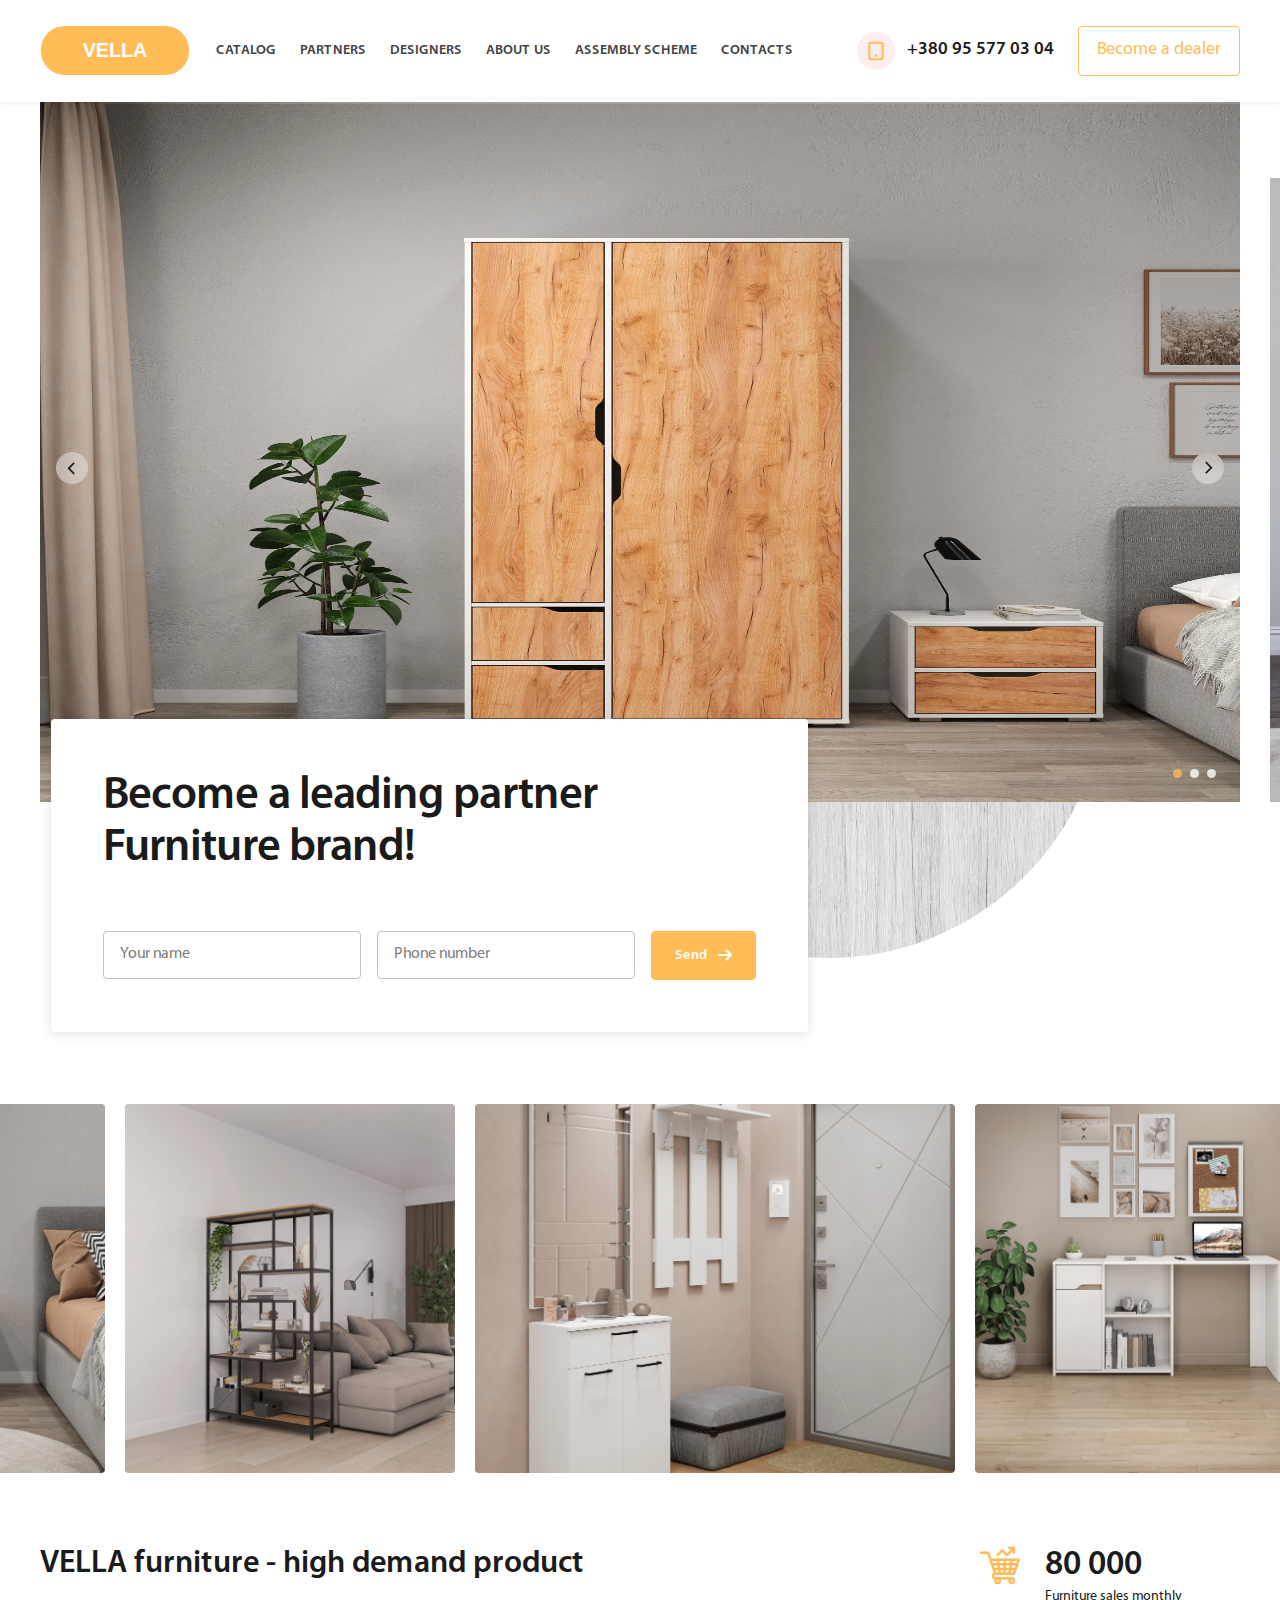
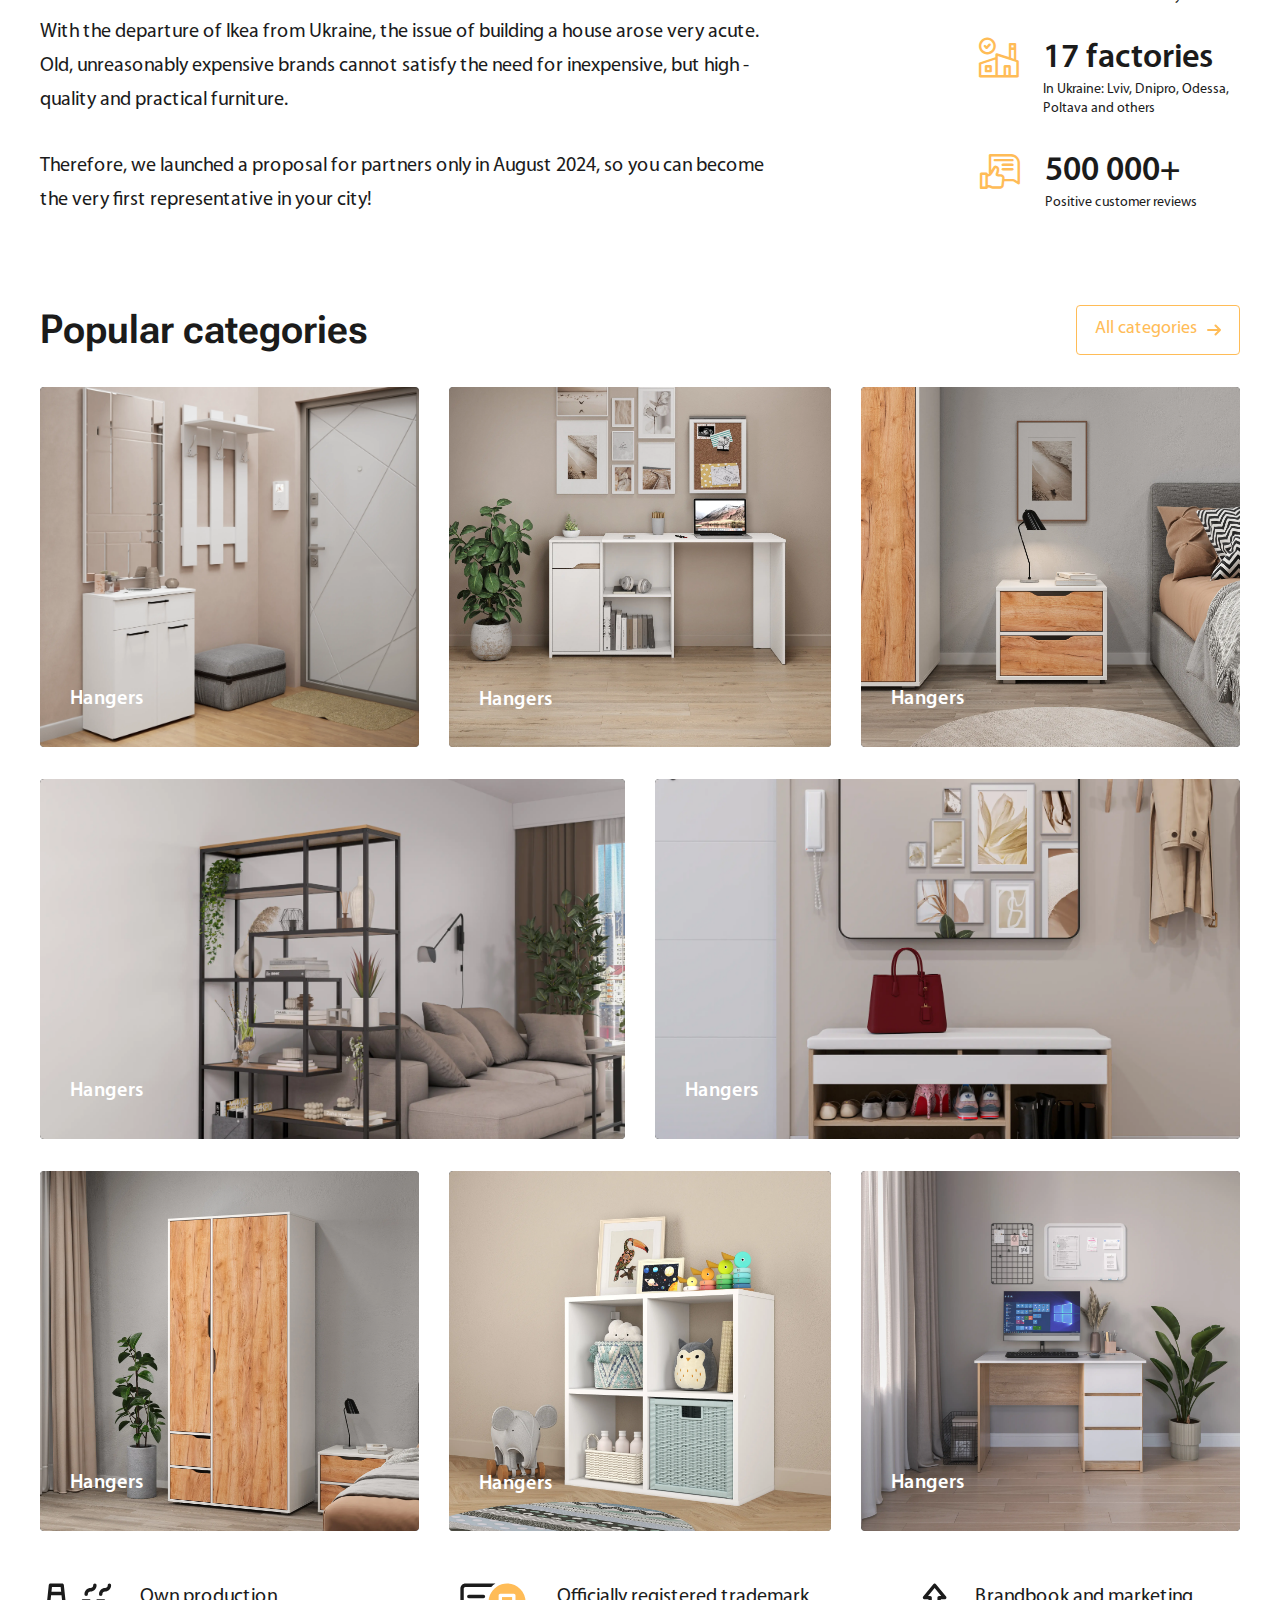
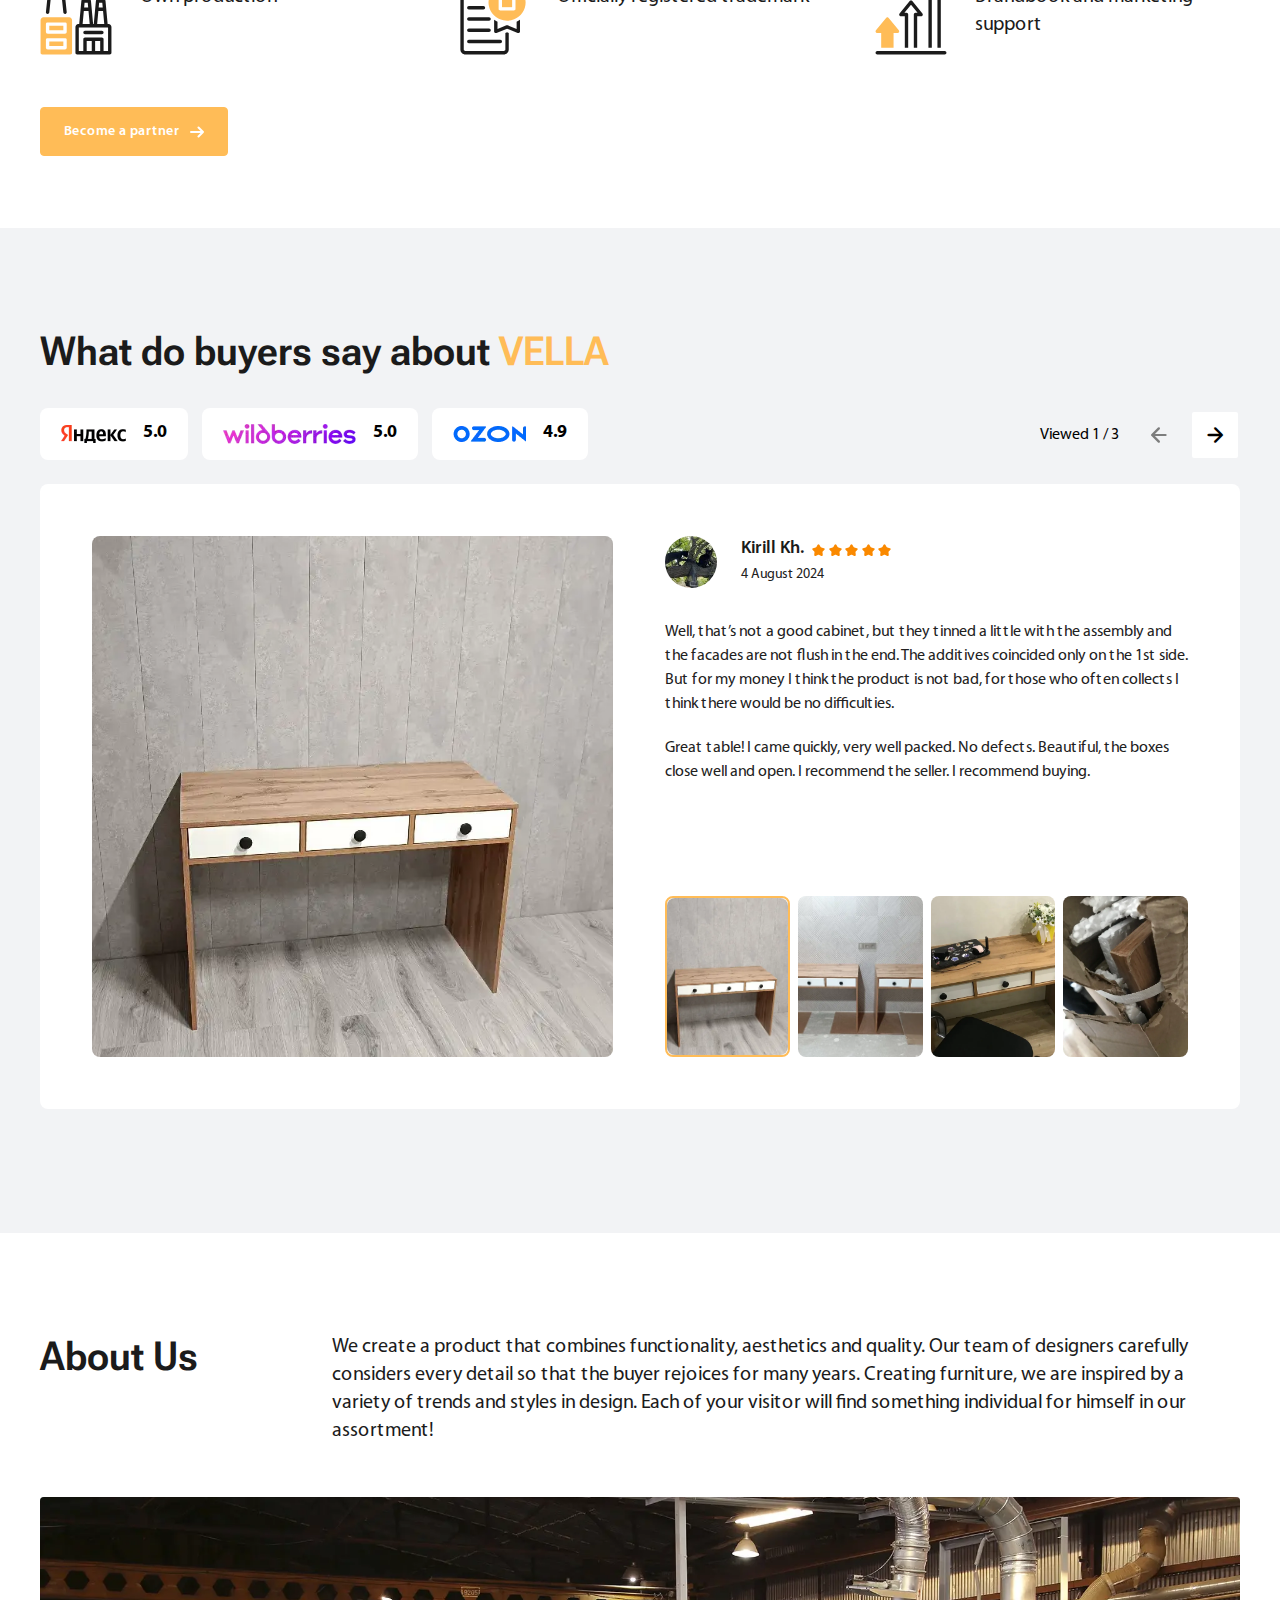
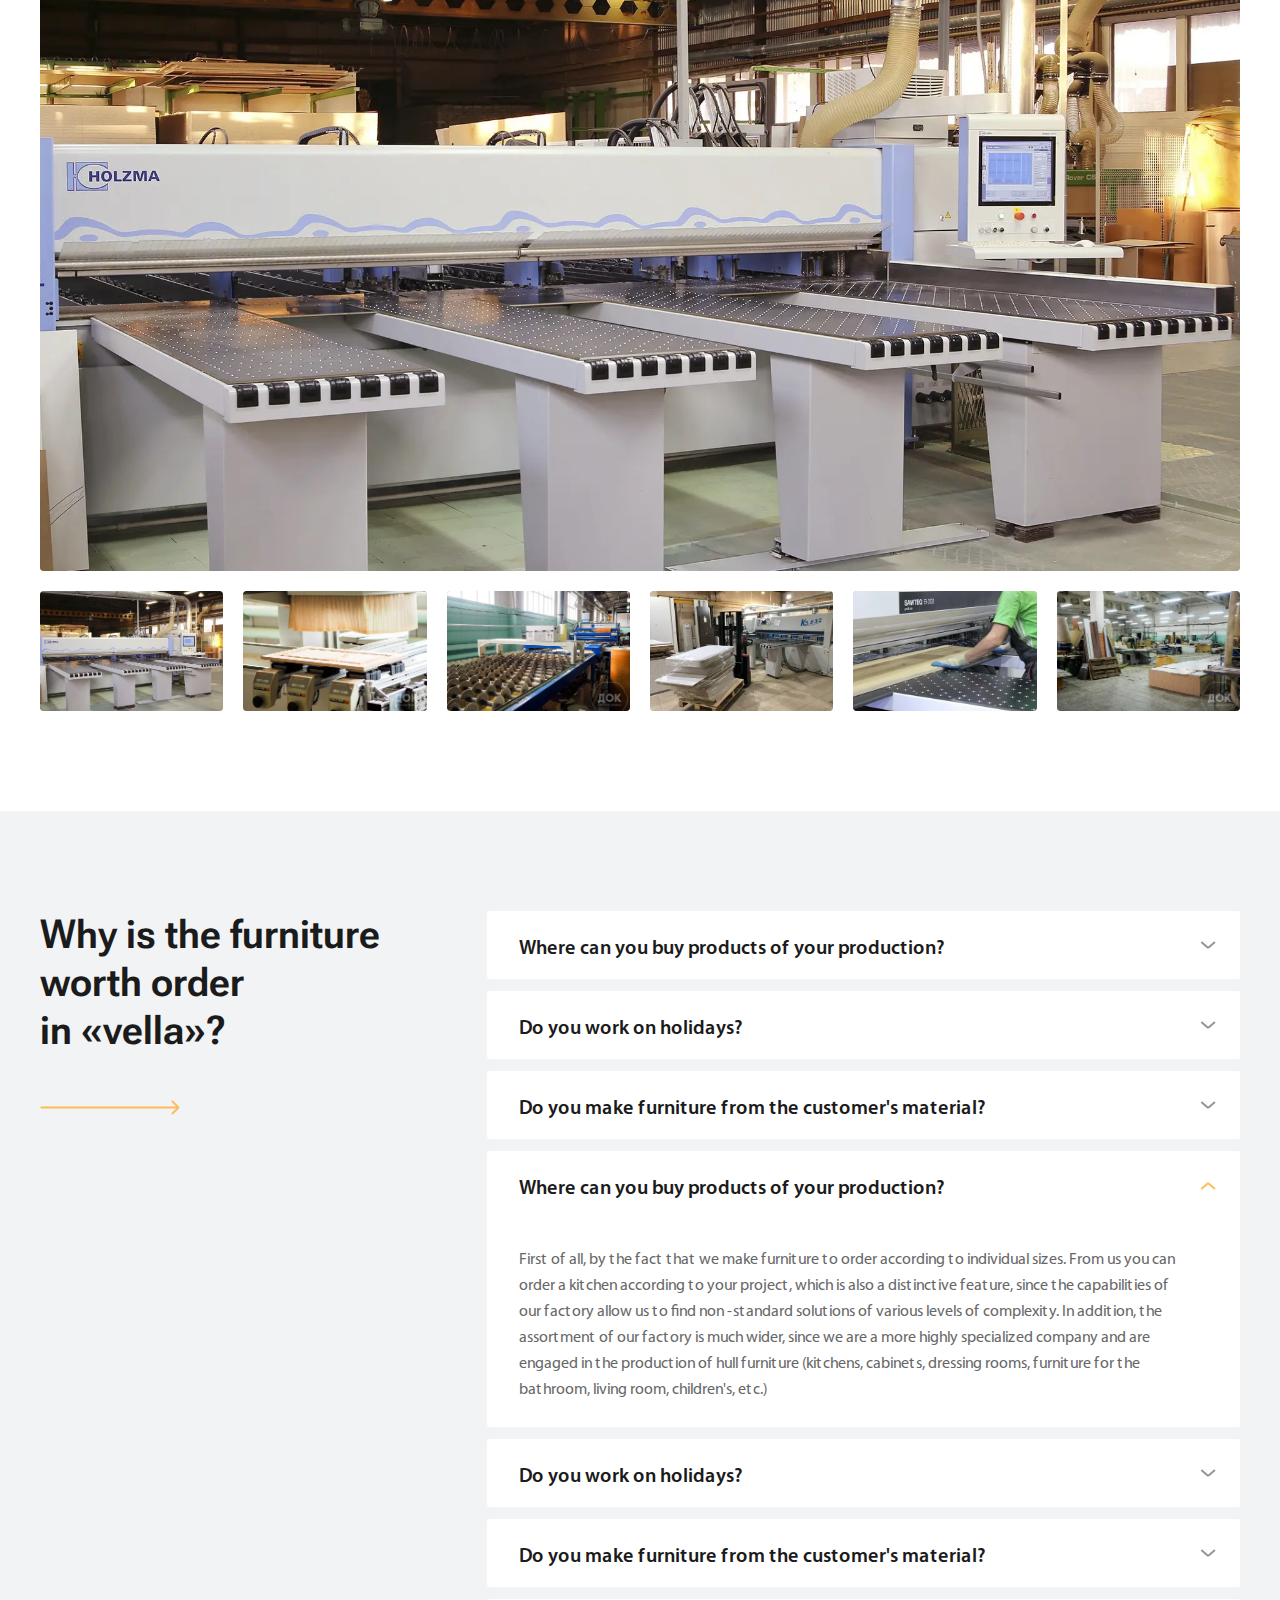
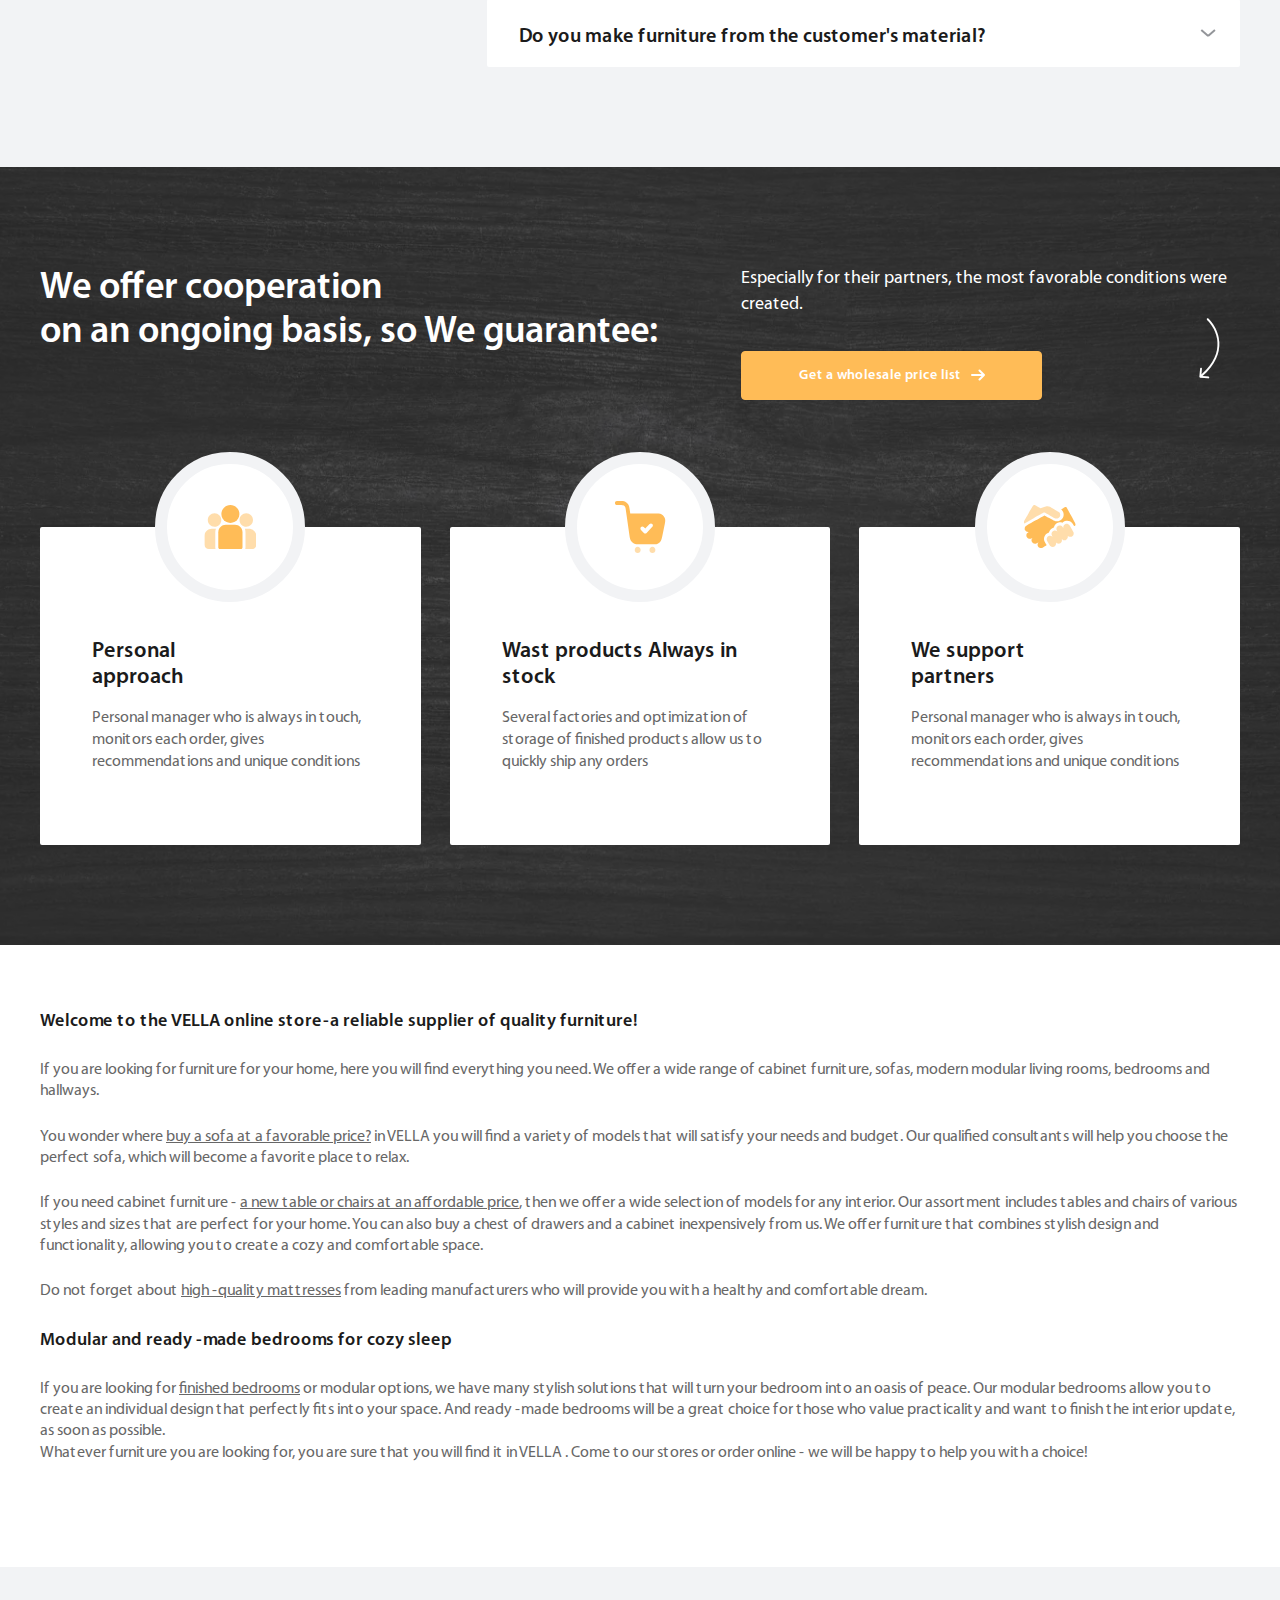
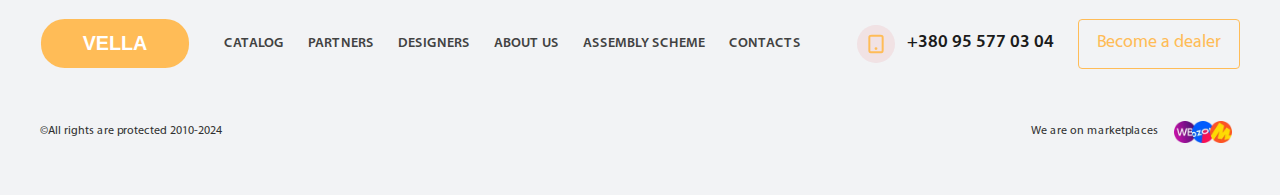
<file: home.html>
<!DOCTYPE html>
<html lang="en">

<head>
	<title>HomePage</title>
	<meta charset="UTF-8">
	<meta name="format-detection" content="telephone=no">
	<!-- <style>body{opacity: 0;}</style> -->
	<link rel="stylesheet" href="css/style.min.css?_v=20250202204422">
	<link rel="shortcut icon" href="favicon.ico">
	<!-- <meta name="robots" content="noindex, nofollow"> -->
	<meta name="viewport" content="width=device-width, initial-scale=1.0">
</head>

<body>
	<div class="wrapper">
		<header data-scroll="102" data-scroll-show="1000" class="header">
			<div class="header__container">
				<button type="button" class="header__icon icon-menu"><span></span></button>
				<a href="home.html#page__hero" class="header__logo logo"><img src="img/updated_logo.svg" alt="Logo"></a>
				<div class="header__menu menu">
					<nav class="menu__body">
						<ul class="menu__list">
							<li class="menu__item">
								<a href="catalog.html#catalog" class="menu__link">
									Catalog
								</a>
							</li>
							<li class="menu__item">
								<a href="collaboration.html#collaboration" class="menu__link">
									Partners
								</a>
							</li>
							<li class="menu__item">
								<a href="design.html#design" class="menu__link">
									Designers
								</a>
							</li>
							<li class="menu__item">
								<a href="about.html#about" class="menu__link">
									About Us
								</a>
							</li>
							<li class="menu__item">
								<a href="schemes.html#schemes" class="menu__link">
									Assembly scheme
								</a>
							</li>
							<li class="menu__item">
								<a href="contacts.html#contacts" class="menu__link">
									Contacts
								</a>
							</li>
						</ul>
					</nav>
				</div>
				<div class="header__contact contact-header">
					<a href="tel:+380955770304" class="contact-header__link">
						<p>+380 95 577 03 04</p>
						<span class="contact-header__icon">
							<svg>
								<use xlink:href="img/icons/icons.svg#tablet"></use>
							</svg>
						</span>
					</a>
					<button data-popup="#popup" type="button" class="contact-header__button button button--trprnt">Become a dealer</button>
				</div>
			</div>
		</header>
		<main class="page">
			<div class="page__hero hero">
				<div class="hero__container">
					<div class="hero__body">
						<div class="hero__slider swiper">
							<div class="hero__wrapper swiper-wrapper">
								<div class="hero__slide swiper-slide">
									<img class="hero__image" data-src="img/hero-slider/image_01.webp" alt="Image 01">
								</div>
								<div class="hero__slide swiper-slide">
									<img class="hero__image" src="img/hero-slider/image_02.webp" alt="Image 02">
								</div>
								<div class="hero__slide swiper-slide">
									<img class="hero__image" src="img/hero-slider/image_03.webp" alt="Image 03">
								</div>
							</div>
							<div class="hero__swiper-pagination swiper-pagination"></div>
							<button type="button" class="hero__button-prev button-prev-slider swiper-button-prev _icon-arrow-swiper"></button>
							<button type="button" class="hero__button-next button-next-slider swiper-button-next _icon-arrow-swiper"></button>
						</div>
					</div>

					<article class="hero__window-form window-form">
						<div class="window-form__body">
							<h3 class="window-form__title">Become a leading partner
								Furniture brand!</h3>
							<form class="window-form__contact form" action="https://jkorpela.fi/cgi-bin/echo.cgi" enctype="multipart/form-data" data-netlify="true">
								<div class="form__line">
									<input autocomplete="off" type="text" name="form[name]" data-error="Error" placeholder="Your name" class="form__input input input--wn">
								</div>
								<div class="form__line">
									<input autocomplete="off" type="tel" name="form[phone]" data-error="Error" placeholder="Phone number" class="form__input input input--wn">
								</div>
								<button class="form__button button" type="submit">
									Send
									<svg class="button__icon">
										<use xlink:href="img/icons/icons.svg#arrow-narrow-right"></use>
									</svg>
								</button>
							</form>
						</div>
					</article>
				</div>

				<div class="hero__vertical">
					<img class=" ibg" src="img/hero-slider/ellipse.webp" alt="Image">
				</div>
			</div>

			<section class="page__popular popular">
				<div class="popular__container">
					<div class="popular__slider swiper">
						<div class="popular__wrapper swiper-wrapper">
							<div class="popular__slide swiper-slide">
								<img class="popular__image ibg" data-src="img/popular/image_01.webp" alt="Image 01">
							</div>
							<div class="popular__slide swiper-slide">
								<img class="popular__image ibg" data-src="img/popular/image_02.webp" alt="Image 02">
							</div>
							<div class="popular__slide swiper-slide">
								<img class="popular__image ibg" data-src="img/popular/image_03.webp" alt="Image 03">
							</div>
							<div class="popular__slide swiper-slide">
								<img class="popular__image ibg" data-src="img/popular/image_04.webp" alt="Image 04">
							</div>
							<div class="popular__slide swiper-slide">
								<img class="popular__image ibg" data-src="img/popular/image_05.webp" alt="Image 05">
							</div>
							<div class="popular__slide swiper-slide">
								<img class="popular__image ibg" data-src="img/popular/image_06.webp" alt="Image 06">
							</div>
							<div class="popular__slide swiper-slide">
								<img class="popular__image ibg" data-src="img/popular/image_03.webp" alt="Image 03">
							</div>
							<div class="popular__slide swiper-slide">
								<img class="popular__image ibg" data-src="img/popular/image_04.webp" alt="Image 04">
							</div>
						</div>
					</div>
					<div class="popular__info info-popular">
						<div class="info-popular__column">
							<h3 class="info-popular__title"><span>vella</span> furniture - high demand product</h3>
							<div class="info-popular__text">
								<p>
									With the departure of Ikea from Ukraine, the issue of building a house arose very acute. Old, unreasonably expensive brands cannot satisfy the need for inexpensive, but high -quality and practical furniture.
								</p>
								<p>
									Therefore, we launched a proposal for partners only in August 2024, so you can become the very first representative in your city!
								</p>
							</div>
						</div>
						<div class="info-popular__statistics">
							<ul class="info-popular__list">
								<li class="info-popular__item item-info">
									<span class="item-info__icon _icon-cart-small"></span>
									<div class="item-info__content">
										<div class="item-info__number">80 000</div>
										<div class="item-info__text">
											<p>
												Furniture sales monthly
											</p>
										</div>
									</div>
								</li>
								<li class="info-popular__item item-info">
									<span class="item-info__icon _icon-factory"></span>
									<div class="item-info__content">
										<div class="item-info__number">17 factories</div>
										<div class="item-info__text">
											<p>
												In Ukraine: Lviv, Dnipro, Odessa, Poltava and others
											</p>
										</div>
									</div>
								</li>
								<li class="info-popular__item item-info">
									<span class="item-info__icon _icon-feedback"></span>
									<div class="item-info__content">
										<div class="item-info__number">500 000+</div>
										<div class="item-info__text">
											<p>
												Positive customer reviews
											</p>
										</div>
									</div>
								</li>
							</ul>
						</div>
					</div>
					<div class="popular__category category-popular">
						<div class="category-popular__roof">
							<h2 class="category-popular__title title">Popular categories</h2>
							<a href="#" data-da=".category-popular,640,last" class="category-popular__button button button--trprnt">
								All categories
								<svg class="button__icon">
									<use xlink:href="img/icons/icons.svg#arrow-narrow-right"></use>
								</svg>
							</a>
						</div>
						<div class="category-popular__content">
							<ul class="category-popular__items">
								<li class="category-popular__item item-category">
									<a href="#" class="item-category__link">
										<div class="item-category__inner">
											<img class="item-category__image ibg" data-src="img/popular/image_01.webp" alt="Image 01">
										</div>
										<span class="item-category__type">Hangers</span>
									</a>
								</li>
								<li class="category-popular__item item-category">
									<a href="#" class="item-category__link">
										<div class="item-category__inner">
											<img class="item-category__image ibg" data-src="img/popular/image_02.webp" alt="Image 02">
										</div>
										<span class="item-category__type">Hangers</span>
									</a>
								</li>
								<li class="category-popular__item item-category">
									<a href="#" class="item-category__link">
										<div class="item-category__inner">
											<img class="item-category__image ibg" data-src="img/popular/image_03.webp" alt="Image 03">
										</div>
										<span class="item-category__type">Hangers</span>
									</a>
								</li>
								<li class="category-popular__item item-category item-category--4">
									<a href="#" class="item-category__link">
										<div class="item-category__inner item-category__inner--4">
											<img class="item-category__image item-category__image--4 ibg" data-src="img/popular/image_04.webp" alt="Image 04">
										</div>
										<span class="item-category__type">Hangers</span>
									</a>
								</li>
								<li class="category-popular__item item-category">
									<a href="#" class="item-category__link">
										<div class="item-category__inner item-category__inner--5">
											<img class="item-category__image item-category__image--5 ibg" data-src="img/popular/image_05.webp" alt="Image 05">
										</div>
										<span class="item-category__type">Hangers</span>
									</a>
								</li>
								<li class="category-popular__item item-category">
									<a href="#" class="item-category__link">
										<div class="item-category__inner">
											<img class="item-category__image ibg" data-src="img/popular/image_06.webp" alt="Image 06">
										</div>
										<span class="item-category__type">Hangers</span>
									</a>
								</li>
								<li class="category-popular__item item-category">
									<a href="#" class="item-category__link">
										<div class="item-category__inner">
											<img class="item-category__image ibg" data-src="img/popular/image_07.webp" alt="Image 07">
										</div>
										<span class="item-category__type">Hangers</span>
									</a>
								</li>
								<li class="category-popular__item item-category">
									<a href="#" class="item-category__link">
										<div class="item-category__inner">
											<img class="item-category__image ibg ibg--bottom" data-src="img/popular/image_08.webp" alt="Image 08">
										</div>
										<span class="item-category__type">Hangers</span>
									</a>
								</li>
							</ul>
						</div>
					</div>
					<div class="popular__foot foot-popular">
						<ul class="foot-popular__list">
							<li class="foot-popular__item item-data">
								<img class="item-data__image ibg" data-src="img/iconfonts/buildings.svg" alt="Image">
								<div class="item-data__text">
									<p>
										Own production
									</p>
								</div>
							</li>
							<li class="foot-popular__item item-data">
								<img class="item-data__image ibg" data-src="img/iconfonts/papers.svg" alt="Image">
								<div class="item-data__text">
									<p>
										Officially registered trademark
									</p>
								</div>
							</li>
							<li class="foot-popular__item item-data">
								<img class="item-data__image ibg" data-src="img/iconfonts/bar-chart.svg" alt="Image">
								<div class="item-data__text">
									<p>
										Brandbook and marketing support
									</p>
								</div>
							</li>
							<li class="foot-popular__item">
								<a href="#" class="foot-popular__button button">
									Become a partner
									<svg class="button__icon">
										<use xlink:href="img/icons/icons.svg#arrow-narrow-right"></use>
									</svg>
								</a>
							</li>
						</ul>
					</div>
				</div>
			</section>

			<section class="page__reviews reviews">
				<div class="reviews__container">
					<div class="reviews__roof roof-reviews">
						<h2 class="roof-reviews__title title">What do buyers say about <span>vella</span></h2>
						<div class="roof-reviews__row">
							<div class="roof-reviews__ratings">
								<ul class="roof-reviews__list">
									<li class="roof-reviews__item item-roof-reviews">
										<div class="item-roof-reviews__platform">
											<img class="item-roof-reviews__image ibg" data-src="img/reviews/platform/yandex.webp" alt="Icon yandex">
										</div>
										<span class="item-roof-reviews__grade">5.0</span>
									</li>
									<li class="roof-reviews__item item-roof-reviews">
										<div class="item-roof-reviews__platform">
											<img class="item-roof-reviews__image ibg" data-src="img/reviews/platform/wildberries.webp" alt="Icon wildberries">
										</div>
										<span class="item-roof-reviews__grade">5.0</span>
									</li>
									<li class="roof-reviews__item item-roof-reviews">
										<div class="item-roof-reviews__platform">
											<img class="item-roof-reviews__image ibg" data-src="img/reviews/platform/ozon.webp" alt="Icon ozon">
										</div>
										<span class="item-roof-reviews__grade">4.9</span>
									</li>
								</ul>
							</div>
							<div data-da=".body-reviews, 992, last" class="roof-reviews__navigation navigation-roof-reviews">
								<div id="reviews-pagination" class="navigation-roof-reviews__pagination swiper-pagination">Viewed 1 / 98</div>
								<div class="navigation-roof-reviews__arrows">
									<button data-da=".roof-reviews__navigation,992,first" id="reviews-button-prev" type="button" class="navigation-roof-reviews__button-prev swiper-button-prev _icon-arrow-right"></button>
									<button data-da=".roof-reviews__navigation,992,last" id="reviews-button-next" type="button" class="navigation-roof-reviews__button-next  swiper-button-next _icon-arrow-right"></button>
								</div>
							</div>
						</div>
					</div>
					<div class="reviews__body body-reviews">
						<a href="#" class="body-reviews__main-picture">
							<img class="body-reviews__image ibg" data-src="img/reviews/image_01.webp" alt="Image 01">
						</a>
						<div class="body-reviews__comment comment-reviews">
							<div class="comment-reviews__user user-comment">
								<img class="user-comment__avatar ibg" data-src="img/reviews/avatar.webp" alt="Image avatar">
								<div class="user-comment__body">
									<div class="user-comment__top">
										<div class="user-comment__name">Kirill Kh.</div>
										<div class="user-comment__stars-raiting stars-raiting">
											<div class="stars-raiting__star"></div>
											<div class="stars-raiting__star"></div>
											<div class="stars-raiting__star"></div>
											<div class="stars-raiting__star"></div>
											<div class="stars-raiting__star"></div>
										</div>
									</div>
									<div class="user-comment__date">
										<time datetime="2024-08-11">4 August 2024</time>
									</div>
								</div>
							</div>
							<div class="comment-reviews__text">
								<p>
									Well, that’s not a good cabinet, but they tinned a little with the assembly and the facades are not flush in the end. The additives coincided only on the 1st side. But for my money I think the product is not bad, for those who often collects I think there would be no difficulties.
								</p>
								<p>
									Great table! I came quickly, very well packed. No defects. Beautiful, the boxes close well and open. I recommend the seller. I recommend buying.
								</p>
							</div>
							<div class="comment-reviews__slider slider-comment-reviews swiper">
								<div class="slider-comment-reviews__wrapper swiper-wrapper">
									<div class="slider-comment-reviews__slide swiper-slide">
										<img class="slider-comment-reviews__image ibg" data-src="img/reviews/image_01.webp" alt="Image 01">
									</div>
									<div class="slider-comment-reviews__slide swiper-slide">
										<img class="slider-comment-reviews__image ibg" data-src="img/reviews/image_02.webp" alt="Image 02">
									</div>
									<div class="slider-comment-reviews__slide swiper-slide">
										<img class="slider-comment-reviews__image ibg" data-src="img/reviews/image_03.webp" alt="Image 03">
									</div>
									<div class="slider-comment-reviews__slide swiper-slide">
										<img class="slider-comment-reviews__image ibg" data-src="img/reviews/image_04.webp" alt="Image 04">
									</div>
									<div class="slider-comment-reviews__slide swiper-slide">
										<img class="slider-comment-reviews__image ibg" data-src="img/reviews/image_03.webp" alt="Image 03">
									</div>
									<div class="slider-comment-reviews__slide swiper-slide">
										<img class="slider-comment-reviews__image ibg" data-src="img/reviews/image_04.webp" alt="Image 04">
									</div>
								</div>
							</div>
						</div>
					</div>
				</div>
			</section>

			<section class="page__about-us about-us">
				<div class="about-us__container">
					<div class="about-us__top top-about-us">
						<h2 class="top-about-us__title title">About Us</h2>
						<div class="top-about-us__text">
							<p>
								We create a product that combines functionality, aesthetics and quality.
								Our team of designers carefully considers every detail so that the buyer rejoices for many years. Creating furniture, we are inspired by a variety of trends and styles in design. Each of your visitor will find something individual for himself in our assortment!
							</p>
						</div>
					</div>
					<div class="about-us__content content-slider">
						<div class="content-slider__main main-content-slider swiper">
							<div class="main-content-slider__wrapper swiper-wrapper">
								<div class="main-content-slider__slide swiper-slide">
									<img class="main-content-slider__image ibg" data-src="img/about-us/image_01.webp" alt="Image 01">
								</div>
								<div class="main-content-slider__slide swiper-slide">
									<img class="main-content-slider__image ibg" data-src="img/about-us/image_02.webp" alt="Image 02">
								</div>
								<div class="main-content-slider__slide swiper-slide">
									<img class="main-content-slider__image ibg" data-src="img/about-us/image_03.webp" alt="Image 03">
								</div>
								<div class="main-content-slider__slide swiper-slide">
									<img class="main-content-slider__image ibg" data-src="img/about-us/image_04.webp" alt="Image 04">
								</div>
								<div class="main-content-slider__slide swiper-slide">
									<img class="main-content-slider__image ibg" data-src="img/about-us/image_05.webp" alt="Image 05">
								</div>
								<div class="main-content-slider__slide swiper-slide">
									<img class="main-content-slider__image ibg" data-src="img/about-us/image_06.webp" alt="Image 06">
								</div>
								<div class="main-content-slider__slide swiper-slide">
									<img class="main-content-slider__image ibg" data-src="img/about-us/image_01.webp" alt="Image 01">
								</div>
							</div>
						</div>
						<div class="content-slider__previews previews-content-slider swiper">
							<div class="previews-content-slider__wrapper swiper-wrapper">
								<div class="previews-content-slider__slide swiper-slide">
									<img class="previews-content-slider__image ibg" data-src="img/about-us/image_01.webp" alt="Image 01">
								</div>
								<div class="previews-content-slider__slide swiper-slide">
									<img class="previews-content-slider__image ibg" data-src="img/about-us/image_02.webp" alt="Image 02">
								</div>
								<div class="previews-content-slider__slide swiper-slide">
									<img class="previews-content-slider__image ibg" data-src="img/about-us/image_03.webp" alt="Image 03">
								</div>
								<div class="previews-content-slider__slide swiper-slide">
									<img class="previews-content-slider__image ibg" data-src="img/about-us/image_04.webp" alt="Image 04">
								</div>
								<div class="previews-content-slider__slide swiper-slide">
									<img class="previews-content-slider__image ibg" data-src="img/about-us/image_05.webp" alt="Image 05">
								</div>
								<div class="previews-content-slider__slide swiper-slide">
									<img class="previews-content-slider__image ibg" data-src="img/about-us/image_06.webp" alt="Image 06">
								</div>
								<div class="previews-content-slider__slide swiper-slide">
									<img class="previews-content-slider__image ibg" data-src="img/about-us/image_01.webp" alt="Image 01">
								</div>
							</div>
						</div>

					</div>
				</div>
			</section>

			<section class="page__why-us why-us">
				<div class="why-us__container">
					<div class="why-us__column">
						<h2 class="why-us__title title">Why is the furniture worth
							order in «vella»?</h2>
						<!-- <div class="why-us__icon _icon-arrow-big"></div> -->
						<svg class="why-us__icon">
							<use xlink:href="img/icons/icons.svg#arrow-big"></use>
						</svg>
					</div>
					<div data-spollers data-one-spoller class="why-us__spollers spollers spollers--wu">
						<details class="spollers__item spollers__item--wu">
							<summary class="spollers__title spollers__title--wu">Where can you buy products of your production?</summary>
							<div class="spollers__body spollers__body--wu">
								<p>
									First of all, by the fact that we make furniture to order according to individual sizes. From us you can order a kitchen according to your project, which is also a distinctive feature, since the capabilities of our factory allow us to find non -standard solutions of various levels of complexity. In addition, the assortment of our factory is much wider, since we are a more highly specialized company and are engaged in the production of hull furniture (kitchens, cabinets, dressing rooms, furniture for the bathroom, living room, children's, etc.)
								</p>
							</div>
						</details>
						<details class="spollers__item spollers__item--wu">
							<summary class="spollers__title spollers__title--wu">Do you work on holidays?</summary>
							<div class="spollers__body spollers__body--wu">
								<p>
									First of all, by the fact that we make furniture to order according to individual sizes. From us you can order a kitchen according to your project, which is also a distinctive feature, since the capabilities of our factory allow us to find non -standard solutions of various levels of complexity. In addition, the assortment of our factory is much wider, since we are a more highly specialized company and are engaged in the production of hull furniture (kitchens, cabinets, dressing rooms, furniture for the bathroom, living room, children's, etc.)
								</p>
							</div>
						</details>
						<details class="spollers__item spollers__item--wu">
							<summary class="spollers__title spollers__title--wu">Do you make furniture from the customer's material?</summary>
							<div class="spollers__body spollers__body--wu">
								<p>
									Lorem ipsum dolor sit amet consectetur adipisicing elit. Vero eligendi tenetur, accusantium corrupti omnis harum unde. Qui, magni minus. Saepe voluptatem rerum doloremque quod temporibus? Nulla saepe eius exercitationem ex expedita. Itaque quis quisquam est hic neque, mollitia repudiandae repellendus rem excepturi in sunt accusamus, doloribus sint veritatis aut eum aliquid quos velit facilis quia totam! Cum vero quas corporis sit adipisci tenetur obcaecati, beatae saepe praesentium tempore dolorem dolores autem nesciunt?
								</p>
							</div>
						</details>
						<details data-open class="spollers__item spollers__item--wu">
							<summary class="spollers__title spollers__title--wu">Where can you buy products of your production?</summary>
							<div class="spollers__body spollers__body--wu">
								<p>
									First of all, by the fact that we make furniture to order according to individual sizes. From us you can order a kitchen according to your project, which is also a distinctive feature, since the capabilities of our factory allow us to find non -standard solutions of various levels of complexity. In addition, the assortment of our factory is much wider, since we are a more highly specialized company and are engaged in the production of hull furniture (kitchens, cabinets, dressing rooms, furniture for the bathroom, living room, children's, etc.)
								</p>
							</div>
						</details>
						<details class="spollers__item spollers__item--wu">
							<summary class="spollers__title spollers__title--wu">Do you work on holidays?</summary>
							<div class="spollers__body spollers__body--wu">
								<p>
									First of all, by the fact that we make furniture to order according to individual sizes. From us you can order a kitchen according to your project, which is also a distinctive feature, since the capabilities of our factory allow us to find non -standard solutions of various levels of complexity. In addition, the assortment of our factory is much wider, since we are a more highly specialized company and are engaged in the production of hull furniture (kitchens, cabinets, dressing rooms, furniture for the bathroom, living room, children's, etc.)
								</p>
							</div>
						</details>
						<details class="spollers__item spollers__item--wu">
							<summary class="spollers__title spollers__title--wu">Do you make furniture from the customer's material?</summary>
							<div class="spollers__body spollers__body--wu">
								<p>
									Lorem ipsum dolor sit amet consectetur adipisicing elit. Vero eligendi tenetur, accusantium corrupti omnis harum unde. Qui, magni minus. Saepe voluptatem rerum doloremque quod temporibus? Nulla saepe eius exercitationem ex expedita. Itaque quis quisquam est hic neque, mollitia repudiandae repellendus rem excepturi in sunt accusamus, doloribus sint veritatis aut eum aliquid quos velit facilis quia totam! Cum vero quas corporis sit adipisci tenetur obcaecati, beatae saepe praesentium tempore dolorem dolores autem nesciunt?
								</p>
							</div>
						</details>
						<details class="spollers__item spollers__item--wu">
							<summary class="spollers__title spollers__title--wu">Do you make furniture from the customer's material?</summary>
							<div class="spollers__body spollers__body--wu">
								<p>
									Lorem ipsum dolor sit amet consectetur adipisicing elit. Vero eligendi tenetur, accusantium corrupti omnis harum unde. Qui, magni minus. Saepe voluptatem rerum doloremque quod temporibus? Nulla saepe eius exercitationem ex expedita. Itaque quis quisquam est hic neque, mollitia repudiandae repellendus rem excepturi in sunt accusamus, doloribus sint veritatis aut eum aliquid quos velit facilis quia totam! Cum vero quas corporis sit adipisci tenetur obcaecati, beatae saepe praesentium tempore dolorem dolores autem nesciunt?
								</p>
							</div>
						</details>
					</div>
				</div>
			</section>

			<section class="page__cooperation cooperation">
				<div class="cooperation__container">
					<div class="cooperation__roof roff-cooperation">
						<h2 class="roff-cooperation__title">We offer cooperation <br> on an ongoing basis, so
							We guarantee:</h2>
						<div class="roff-cooperation__column">
							<div class="roff-cooperation__text">
								<p>
									Especially for their partners, the most favorable conditions were created.
								</p>
							</div>
							<a href="#" data-popup="#popup-price" class="roff-cooperation__button button">
								Get a wholesale price list
								<svg class="button__icon">
									<use xlink:href="img/icons/icons.svg#arrow-narrow-right"></use>
								</svg>
							</a>
						</div>
						<span class=" _icon-arrow-vector"></span>
					</div>
					<div class="cooperation__wrap">
						<div class="cooperation__list">
							<article class="cooperation__item item-guarantees">
								<div class="item-guarantees__inner">
									<div class="item-guarantees__icon">
										<img class="item-guarantees__image ibg" data-src="img/iconfonts/people.svg" alt="Image">
									</div>
								</div>
								<div class="item-guarantees__content">
									<div class="item-guarantees__top">
										<h5 class="item-guarantees__title">Personal <br> approach</h5>
									</div>
									<div class="item-guarantees__text">
										<p>
											Personal manager who is always in touch, monitors each order, gives recommendations and unique conditions
										</p>
									</div>
								</div>
							</article>
							<article class="cooperation__item item-guarantees">
								<div class="item-guarantees__inner">
									<div class="item-guarantees__icon">
										<img class="item-guarantees__image ibg" data-src="img/iconfonts/cart.svg" alt="Image">
									</div>
								</div>
								<div class="item-guarantees__content">
									<div class="item-guarantees__top">
										<h5 class="item-guarantees__title">Wast products
											Always in stock</h5>
									</div>
									<div class="item-guarantees__text">
										<p>
											Several factories and optimization of storage of finished products allow us to quickly ship any orders
										</p>
									</div>
								</div>
							</article>
							<article class="cooperation__item item-guarantees">
								<div class="item-guarantees__inner">
									<div class="item-guarantees__icon">
										<img class="item-guarantees__image ibg" data-src="img/iconfonts/hands.svg" alt="Image">
									</div>
								</div>
								<div class="item-guarantees__content">
									<div class="item-guarantees__top">
										<h5 class="item-guarantees__title">We support
											<br> partners
										</h5>
									</div>
									<div class="item-guarantees__text">
										<p>
											Personal manager who is always in touch, monitors each order, gives recommendations and unique conditions
										</p>
									</div>
								</div>
							</article>
						</div>
					</div>
				</div>
				<img class="cooperation__image ibg" data-src="img/cooperation/background.webp" alt="Image">
			</section>

			<section class="page__description description">
				<div class="description__container">
					<div class="description__greetings">
						<h3 class="description__title">
							Welcome to the <span> vella </span> online store-a reliable supplier of quality furniture!
						</h3>
						<p>
							If you are looking for furniture for your home, here you will find everything you need. We offer a wide range of cabinet furniture, sofas, modern modular living rooms, bedrooms and hallways.
						</p>
						<p>
							You wonder where <a href="#"> buy a sofa at a favorable price? </a> in <span> vella </span> you will find a variety of models that will satisfy your needs and budget. Our qualified consultants will help you choose the perfect sofa, which will become a favorite place to relax.
						</p>
						<p>
							If you need cabinet furniture - <a href="#"> a new table or chairs at an affordable price </a>, then we offer a wide selection of models for any interior. Our assortment includes tables and chairs of various styles and sizes that are perfect for your home. You can also buy a chest of drawers and a cabinet inexpensively from us. We offer furniture that combines stylish design and functionality, allowing you to create a cozy and comfortable space.
						</p>
						<p>
							Do not forget about <a href="#"> high -quality mattresses </a> from leading manufacturers who will provide you with a healthy and comfortable dream.
						</p>
					</div>
					<h3 class="description__subtitle">Modular and ready -made bedrooms for cozy sleep</h3>
					<div class="description__text">
						<p>
							If you are looking for <a href="#"> finished bedrooms </a> or modular options, we have many stylish solutions that will turn your bedroom into an oasis of peace. Our modular bedrooms allow you to create an individual design that perfectly fits into your space. And ready -made bedrooms will be a great choice for those who value practicality and want to finish the interior update, as soon as possible.
						</p>
						<p>
							Whatever furniture you are looking for, you are sure that you will find it in <span> vella </span>. Come to our stores or order online - we will be happy to help you with a choice!
						</p>
					</div>
				</div>
			</section>
		</main>
		<footer class="footer">
			<div class="footer__container">
				<div class="footer__wrap">
					<div class="footer__top top-footer">
						<a href="#" data-goto=".header" class="top-footer__logo logo"><img src="img/updated_logo.svg" alt="Logo"></a>
						<div class="top-footer__menu menu-footer">
							<div class="menu-footer__body">
								<ul class="menu-footer__list">
									<li class="menu-footer__item">
										<a href="catalog.html#catalog" class="menu-footer__link">
											Catalog
										</a>
									</li>
									<li class="menu-footer__item">
										<a href="collaboration.html#collaboration" class="menu-footer__link">
											Partners
										</a>
									</li>
									<li class="menu-footer__item">
										<a href="design.html#design" class="menu-footer__link">
											Designers
										</a>
									</li>
									<li class="menu-footer__item">
										<a href="about.html#about" class="menu-footer__link">
											About Us
										</a>
									</li>
									<li class="menu-footer__item">
										<a href="schemes.html#schemes" class="menu-footer__link">
											Assembly scheme
										</a>
									</li>
									<li class="menu-footer__item">
										<a href="contacts.html#contacts" class="menu-footer__link">
											Contacts
										</a>
									</li>
								</ul>
							</div>
						</div>
						<div class="top-footer__contact contact-footer">
							<a href="tel:+380955770304" class="contact-footer__link">
								<p>+380 95 577 03 04</p>
								<span class="contact-footer__icon">
									<svg>
										<use xlink:href="img/icons/icons.svg#tablet"></use>
									</svg>
								</span>
							</a>
							<div class="contact-footer__schedule">Daily with 10:00 to 10:00 pm</div>
							<button data-popup="#popup" type="button" class="contact-footer__button button button--trprnt">Become a dealer</button>
						</div>
					</div>
					<div class="footer__bottom bottom-footer">
						<div class="bottom-footer__body">
							<div class="bottom-footer__text">
								<p>
									©All rights are protected <time datetime="2010">2010</time>-<time datetime="2024">2024</time>
								</p>
							</div>
							<div data-da=".contact-footer, 767.98,last" class="bottom-footer__market market-footer">
								<div class="item-connection__text">
									<p>
										We are on marketplaces
									</p>
								</div>
								<ul class="market-footer__list">
									<li class="market-footer__item">
										<a href="#" class="market-footer__link">
											<img class="market-footer__image ibg" src="img/footer/wildb.webp" alt="Image">
										</a>
									</li>
									<li class="market-footer__item">
										<a href="#" class="market-footer__link">
											<img class="market-footer__image ibg" src="img/footer/ozon.webp" alt="Image">
										</a>
									</li>
									<li class="market-footer__item">
										<a href="#" class="market-footer__link">
											<img class="market-footer__image ibg" src="img/footer/market.webp" alt="Image">
										</a>
									</li>
								</ul>
							</div>
						</div>
					</div>
				</div>
			</div>
		</footer>
	</div>
	<!-- Документація: https://template.fls.guru/template-docs/modul-preloader.html -->
	<div id="fls-preloader">
		<!-- Скріпт прелоадера -->
		<script>
			function preloader() {
				const preloaderImages = document.querySelector('[data-preloader]') ? document.querySelectorAll('[data-preloader] img') : document.querySelectorAll('img');
				const preloaderContainer = document.querySelector('#fls-preloader');
				if (preloaderImages.length) {
					const preloaderStyleTemplate = `
				<style>
					* {
						padding: 0px;
						margin: 0px;
						border: 0px;
						box-sizing: border-box;
					}
					/* Головний блок */
					.fls-preloader{
						pointer-events: none;
						z-index: -1;
						position: fixed;
						width: 100%;
						height: 100%;
						top: 0;
						left: 0;
						display: flex;
						justify-content:center;
						align-items: center;
					}
					/* Блок з елементами */
					.fls-preloader__body{
						padding: 0.93rem;
						max-width: 31.25rem;
						display: flex;
						flex-direction: column;
					}
					/* Блок з лічильником */
					.fls-preloader__counter{
						font-size: 10rem;
						color:#FFBC57;
					}
					/* Прогресбар */
					.fls-preloader__line{}
					/* Лінія прогресбару */
					.fls-preloader__line span{
						display: inline-block;
						transition: width 0.2s ease;
						height: 0.8rem;
						background-color: #FFBC57;
					}
					.lock body{
						overflow: hidden;
						touch-action: none;
						overscroll-behavior: none;
					}
					.loading body>*:not(.fls-preloader){
						opacity: 0;
						visibility: hidden;
					}
					.loaded body>*:not(.fls-preloader){
						transition: opacity 0.5s ease 0s;
						opacity: 1;
						visibility: visible;
					}
				</style>`;

					document.head.insertAdjacentHTML("beforeend", preloaderStyleTemplate);

					const preloaderTemplate = `
					<div class="fls-preloader">
						<div class="fls-preloader__body">
							<div class="fls-preloader__counter">0%</div>
							<div class="fls-preloader__line"><span></span></div>
						</div>
					</div>`;
					document.body.insertAdjacentHTML("beforeend", preloaderTemplate);

					const
						preloader = document.querySelector('.fls-preloader'),
						showPecentLoad = document.querySelector('.fls-preloader__counter'),
						showLineLoad = document.querySelector('.fls-preloader__line span'),
						htmlDocument = document.documentElement;

					let imagesLoadedCount = counter = progress = 0;

					htmlDocument.classList.add('loading');
					htmlDocument.classList.add('lock');

					preloaderImages.forEach(preloaderImage => {
						const imgClone = document.createElement('img');
						if (imgClone) {
							imgClone.onload = imageLoaded;
							imgClone.onerror = imageLoaded;
							preloaderImage.dataset.src ? imgClone.src = preloaderImage.dataset.src : imgClone.src = preloaderImage.src;
						}
					});

					function setValueProgress(progress) {
						showPecentLoad ? showPecentLoad.innerText = `${progress}%` : null;
						showLineLoad ? showLineLoad.style.width = `${progress}%` : null;
					}
					showPecentLoad ? setValueProgress(progress) : null;

					function imageLoaded() {
						imagesLoadedCount++;
						progress = Math.round((100 / preloaderImages.length) * imagesLoadedCount);
						const intervalId = setInterval(() => {
							counter >= progress ? clearInterval(intervalId) : setValueProgress(++counter);
							counter >= 100 ? addLoadedClass() : null;
						}, 10);
					}

					function addLoadedClass() {
						htmlDocument.classList.add('loaded');
						htmlDocument.classList.remove('lock');
						htmlDocument.classList.remove('loading');
						setInterval(() => {
							preloader.remove();
							preloaderContainer.remove();
						}, 500);
					}
				} else {
					preloaderContainer.remove();
				}
			}
			preloader();
		</script>
	</div>
	<div id="popup" aria-hidden="true" class="popup">
		<div class="popup__wrapper">
			<div class="popup__content">
				<button data-close type="button" class="popup__close">
					<svg xmlns="http://www.w3.org/2000/svg" width="20" height="20" viewBox="0 0 20 20" fill="none">
						<path d="M15.625 4.375L4.375 15.625" stroke="#BFBFBF" stroke-width="2" stroke-linecap="round" stroke-linejoin="round" />
						<path d="M15.625 15.625L4.375 4.375" stroke="#BFBFBF" stroke-width="2" stroke-linecap="round" stroke-linejoin="round" />
					</svg>
				</button>
				<article class="popup__form window-form window-form--popup">
					<div class="window-form__body window-form__body--popup">
						<div class="window-form__roof window-form__roof--popup">
							<h3 class="window-form__title window-form__title--popup">Become a dealer</h3>
							<div class="window-form__subtitle window-form__subtitle--popup">
								<p>
									Leave a request, we will contact you to discuss the details of cooperation
								</p>
							</div>
						</div>
						<form class="window-form__contact form form--fbd" action="https://jkorpela.fi/cgi-bin/echo.cgi" enctype="multipart/form-data" data-netlify="true">
							<div class="form__line form__line--fbd">
								<input autocomplete="off" type="text" name="form[name]" data-error="Error" placeholder="Your name" class="form__input input input--wn">
							</div>
							<div class="form__line form__line--fbd">
								<input autocomplete="off" type="tel" name="form[phone]" data-error="Error" placeholder="Phone number" class="form__input input input--wn">
							</div>
							<button class="form__button form__button--fbd button button--popup" type="submit">
								Send
								<svg class="button__icon">
									<use xlink:href="img/icons/icons.svg#arrow-narrow-right"></use>
								</svg>
							</button>
						</form>
					</div>
				</article>
			</div>
		</div>
	</div>


	<div id="popup-price" aria-hidden="true" class="popup popup-price">
		<div class="popup__wrapper popup-price__wrapper">
			<div class="popup__content popup-price__content">
				<button data-close type="button" class="popup-price__close">
					<svg xmlns="http://www.w3.org/2000/svg" width="20" height="20" viewBox="0 0 20 20" fill="none">
						<path d="M15.625 4.375L4.375 15.625" stroke="#BFBFBF" stroke-width="2" stroke-linecap="round" stroke-linejoin="round" />
						<path d="M15.625 15.625L4.375 4.375" stroke="#BFBFBF" stroke-width="2" stroke-linecap="round" stroke-linejoin="round" />
					</svg>
				</button>

				<article class="popup-price__form window-form window-form--popup">
					<div class="window-form__body window-form__body--popup">
						<div class="window-form__roof window-form__roof--popup">
							<h3 class="window-form__title window-form__title--popup">Get a price list</h3>

						</div>
						<form class="window-form__contact form form--fbd" action="https://jkorpela.fi/cgi-bin/echo.cgi" enctype="multipart/form-data" data-netlify="true">
							<div class="form__line form__line--fbd">
								<input autocomplete="off" type="tel" name="form[phone]" data-error="Error" placeholder="Phone number" class="form__input input input--wn">
							</div>
							<button class="form__button form__button--fbd button button--popup" type="submit">
								Send
								<svg class="button__icon">
									<use xlink:href="img/icons/icons.svg#arrow-narrow-right"></use>
								</svg>
							</button>
						</form>
					</div>
				</article>
			</div>
		</div>
	</div>
	<script src="js/app.min.js?_v=20250202204422"></script>
</body>

</html>
</file>
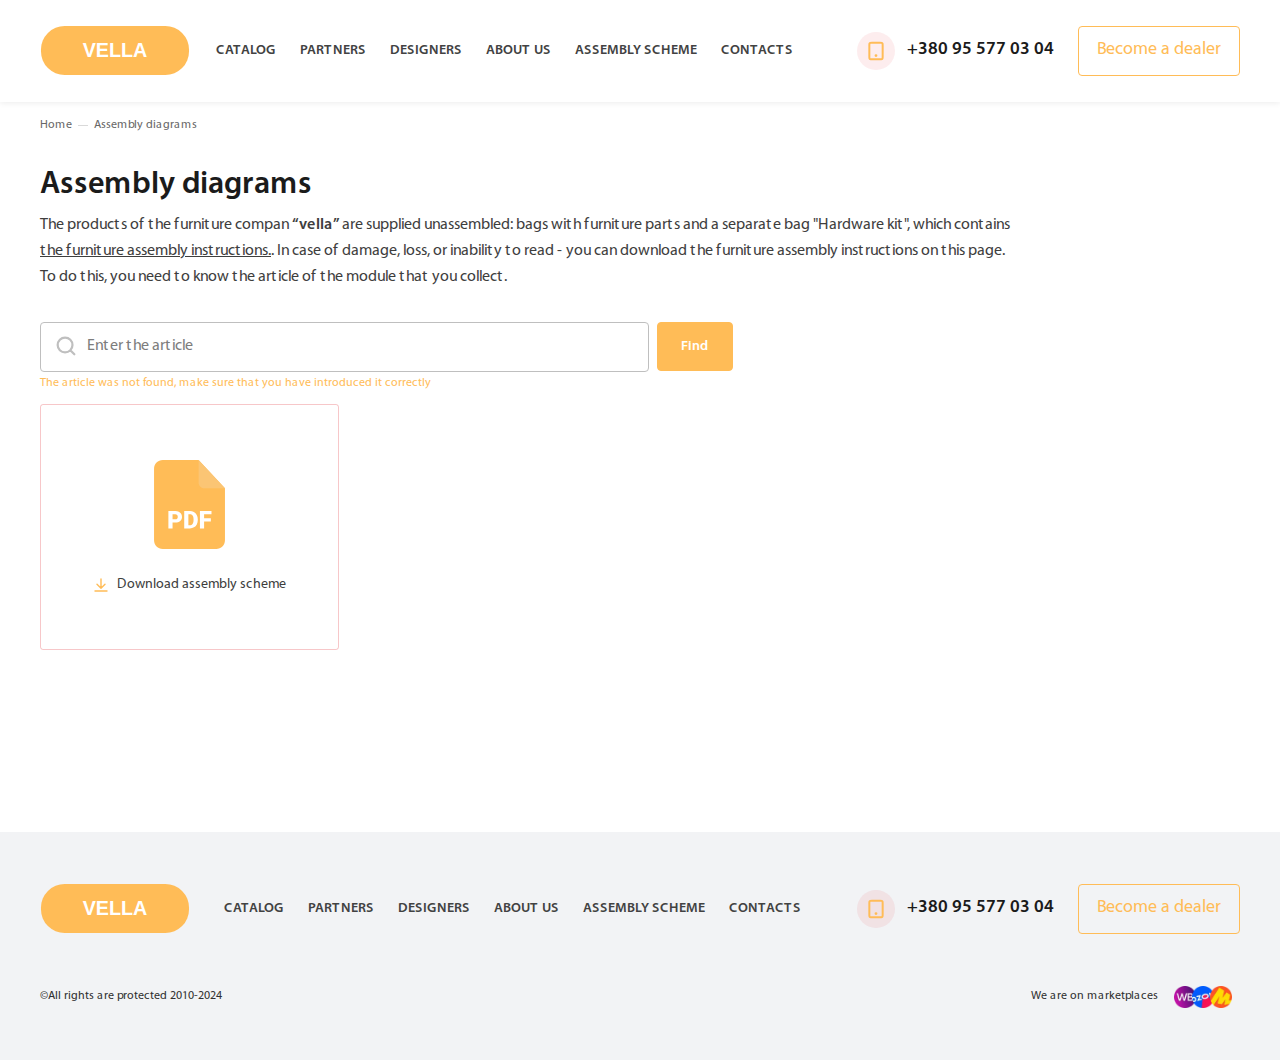
<file: schemes.html>
<!DOCTYPE html>
<html lang="en">

<head>
	<title>SchemessPage</title>
	<meta charset="UTF-8">
	<meta name="format-detection" content="telephone=no">
	<!-- <style>body{opacity: 0;}</style> -->
	<link rel="stylesheet" href="css/style.min.css?_v=20250202204422">
	<link rel="shortcut icon" href="favicon.ico">
	<!-- <meta name="robots" content="noindex, nofollow"> -->
	<meta name="viewport" content="width=device-width, initial-scale=1.0">
</head>

<body>
	<div class="wrapper">
		<header data-scroll="102" data-scroll-show="1000" class="header">
			<div class="header__container">
				<button type="button" class="header__icon icon-menu"><span></span></button>
				<a href="home.html#page__hero" class="header__logo logo"><img src="img/updated_logo.svg" alt="Logo"></a>
				<div class="header__menu menu">
					<nav class="menu__body">
						<ul class="menu__list">
							<li class="menu__item">
								<a href="catalog.html#catalog" class="menu__link">
									Catalog
								</a>
							</li>
							<li class="menu__item">
								<a href="collaboration.html#collaboration" class="menu__link">
									Partners
								</a>
							</li>
							<li class="menu__item">
								<a href="design.html#design" class="menu__link">
									Designers
								</a>
							</li>
							<li class="menu__item">
								<a href="about.html#about" class="menu__link">
									About Us
								</a>
							</li>
							<li class="menu__item">
								<a href="schemes.html#schemes" class="menu__link">
									Assembly scheme
								</a>
							</li>
							<li class="menu__item">
								<a href="contacts.html#contacts" class="menu__link">
									Contacts
								</a>
							</li>
						</ul>
					</nav>
				</div>
				<div class="header__contact contact-header">
					<a href="tel:+380955770304" class="contact-header__link">
						<p>+380 95 577 03 04</p>
						<span class="contact-header__icon">
							<svg>
								<use xlink:href="img/icons/icons.svg#tablet"></use>
							</svg>
						</span>
					</a>
					<button data-popup="#popup" type="button" class="contact-header__button button button--trprnt">Become a dealer</button>
				</div>
			</div>
		</header>
		<main class="schemes">

			<div class="schemes__breadcrumbs breadcrumbs">
				<div class="breadcrumbs__container">
					<ul class="breadcrumbs__list">
						<li class="breadcrumbs__item">
							<a href="#" class="breadcrumbs__link">Home</a>
						</li>
						<li class="breadcrumbs__item">
							<a href="#" class="breadcrumbs__link">Assembly diagrams</a>
						</li>
					</ul>
				</div>
			</div>

			<section class="schemes__hero hero-schemes">
				<div class="hero-schemes__container">
					<div class="hero-schemes__body">
						<h1 class="hero-schemes__title title">Assembly diagrams</h1>
						<div class="hero-schemes__text">
							<p>
								The products of the furniture compan <span>“vella” </span>are supplied unassembled: bags with furniture parts and a separate bag "Hardware kit", which contains <a href="#">the furniture assembly instructions.</a>. In case of damage, loss, or inability to read - you can download the furniture assembly instructions on this page.
							</p>
							<p>
								To do this, you need to know the article of the module that you collect.
							</p>
						</div>
					</div>

					<form class="hero-schemes__search form form--search" action="https://jkorpela.fi/cgi-bin/echo.cgi" method="get" data-netlify="true">
						<div class="form__line form__line--search">
							<input required autocomplete="off" type="number" name="form[article]" data-error="The article was not found, make sure that you have introduced it correctly" minlength="7" placeholder="Enter the article" class="form__input input input--search">
							<svg class="form__icon icon">
								<use xlink:href="img/icons/icons.svg#search"></use>
							</svg>
							<p class="form__error form__error--search">The article was not found, make sure that you have introduced it correctly</p>
						</div>
						<button class="form__button form__button--search button" type="submit">
							Find
						</button>
					</form>
					<figure class="hero-schemes__document-download document-download">
						<!-- Іконка PDF -->
						<a href="#" class="document-download__link" download>
							<img class="document-download__image ibg" src="img/iconfonts/file_pdf.svg" alt="Icon PDF">
						</a>
						<!-- Підпис -->
						<figcaption class="document-download__caption">
							<a href="#" download class="document-download__text">
								<span>Download assembly scheme</span>
								<svg class="document-download__arrow">
									<use xlink:href="img/icons/icons.svg#download"></use>
								</svg>
							</a>
						</figcaption>
					</figure>

				</div>
			</section>
		</main>
		<footer class="footer">
			<div class="footer__container">
				<div class="footer__wrap">
					<div class="footer__top top-footer">
						<a href="#" data-goto=".header" class="top-footer__logo logo"><img src="img/updated_logo.svg" alt="Logo"></a>
						<div class="top-footer__menu menu-footer">
							<div class="menu-footer__body">
								<ul class="menu-footer__list">
									<li class="menu-footer__item">
										<a href="catalog.html#catalog" class="menu-footer__link">
											Catalog
										</a>
									</li>
									<li class="menu-footer__item">
										<a href="collaboration.html#collaboration" class="menu-footer__link">
											Partners
										</a>
									</li>
									<li class="menu-footer__item">
										<a href="design.html#design" class="menu-footer__link">
											Designers
										</a>
									</li>
									<li class="menu-footer__item">
										<a href="about.html#about" class="menu-footer__link">
											About Us
										</a>
									</li>
									<li class="menu-footer__item">
										<a href="schemes.html#schemes" class="menu-footer__link">
											Assembly scheme
										</a>
									</li>
									<li class="menu-footer__item">
										<a href="contacts.html#contacts" class="menu-footer__link">
											Contacts
										</a>
									</li>
								</ul>
							</div>
						</div>
						<div class="top-footer__contact contact-footer">
							<a href="tel:+380955770304" class="contact-footer__link">
								<p>+380 95 577 03 04</p>
								<span class="contact-footer__icon">
									<svg>
										<use xlink:href="img/icons/icons.svg#tablet"></use>
									</svg>
								</span>
							</a>
							<div class="contact-footer__schedule">Daily with 10:00 to 10:00 pm</div>
							<button data-popup="#popup" type="button" class="contact-footer__button button button--trprnt">Become a dealer</button>
						</div>
					</div>
					<div class="footer__bottom bottom-footer">
						<div class="bottom-footer__body">
							<div class="bottom-footer__text">
								<p>
									©All rights are protected <time datetime="2010">2010</time>-<time datetime="2024">2024</time>
								</p>
							</div>
							<div data-da=".contact-footer, 767.98,last" class="bottom-footer__market market-footer">
								<div class="item-connection__text">
									<p>
										We are on marketplaces
									</p>
								</div>
								<ul class="market-footer__list">
									<li class="market-footer__item">
										<a href="#" class="market-footer__link">
											<img class="market-footer__image ibg" src="img/footer/wildb.webp" alt="Image">
										</a>
									</li>
									<li class="market-footer__item">
										<a href="#" class="market-footer__link">
											<img class="market-footer__image ibg" src="img/footer/ozon.webp" alt="Image">
										</a>
									</li>
									<li class="market-footer__item">
										<a href="#" class="market-footer__link">
											<img class="market-footer__image ibg" src="img/footer/market.webp" alt="Image">
										</a>
									</li>
								</ul>
							</div>
						</div>
					</div>
				</div>
			</div>
		</footer>
	</div>
	<!-- Документація: https://template.fls.guru/template-docs/modul-preloader.html -->
	<div id="fls-preloader">
		<!-- Скріпт прелоадера -->
		<script>
			function preloader() {
				const preloaderImages = document.querySelector('[data-preloader]') ? document.querySelectorAll('[data-preloader] img') : document.querySelectorAll('img');
				const preloaderContainer = document.querySelector('#fls-preloader');
				if (preloaderImages.length) {
					const preloaderStyleTemplate = `
				<style>
					* {
						padding: 0px;
						margin: 0px;
						border: 0px;
						box-sizing: border-box;
					}
					/* Головний блок */
					.fls-preloader{
						pointer-events: none;
						z-index: -1;
						position: fixed;
						width: 100%;
						height: 100%;
						top: 0;
						left: 0;
						display: flex;
						justify-content:center;
						align-items: center;
					}
					/* Блок з елементами */
					.fls-preloader__body{
						padding: 0.93rem;
						max-width: 31.25rem;
						display: flex;
						flex-direction: column;
					}
					/* Блок з лічильником */
					.fls-preloader__counter{
						font-size: 10rem;
						color:#FFBC57;
					}
					/* Прогресбар */
					.fls-preloader__line{}
					/* Лінія прогресбару */
					.fls-preloader__line span{
						display: inline-block;
						transition: width 0.2s ease;
						height: 0.8rem;
						background-color: #FFBC57;
					}
					.lock body{
						overflow: hidden;
						touch-action: none;
						overscroll-behavior: none;
					}
					.loading body>*:not(.fls-preloader){
						opacity: 0;
						visibility: hidden;
					}
					.loaded body>*:not(.fls-preloader){
						transition: opacity 0.5s ease 0s;
						opacity: 1;
						visibility: visible;
					}
				</style>`;

					document.head.insertAdjacentHTML("beforeend", preloaderStyleTemplate);

					const preloaderTemplate = `
					<div class="fls-preloader">
						<div class="fls-preloader__body">
							<div class="fls-preloader__counter">0%</div>
							<div class="fls-preloader__line"><span></span></div>
						</div>
					</div>`;
					document.body.insertAdjacentHTML("beforeend", preloaderTemplate);

					const
						preloader = document.querySelector('.fls-preloader'),
						showPecentLoad = document.querySelector('.fls-preloader__counter'),
						showLineLoad = document.querySelector('.fls-preloader__line span'),
						htmlDocument = document.documentElement;

					let imagesLoadedCount = counter = progress = 0;

					htmlDocument.classList.add('loading');
					htmlDocument.classList.add('lock');

					preloaderImages.forEach(preloaderImage => {
						const imgClone = document.createElement('img');
						if (imgClone) {
							imgClone.onload = imageLoaded;
							imgClone.onerror = imageLoaded;
							preloaderImage.dataset.src ? imgClone.src = preloaderImage.dataset.src : imgClone.src = preloaderImage.src;
						}
					});

					function setValueProgress(progress) {
						showPecentLoad ? showPecentLoad.innerText = `${progress}%` : null;
						showLineLoad ? showLineLoad.style.width = `${progress}%` : null;
					}
					showPecentLoad ? setValueProgress(progress) : null;

					function imageLoaded() {
						imagesLoadedCount++;
						progress = Math.round((100 / preloaderImages.length) * imagesLoadedCount);
						const intervalId = setInterval(() => {
							counter >= progress ? clearInterval(intervalId) : setValueProgress(++counter);
							counter >= 100 ? addLoadedClass() : null;
						}, 10);
					}

					function addLoadedClass() {
						htmlDocument.classList.add('loaded');
						htmlDocument.classList.remove('lock');
						htmlDocument.classList.remove('loading');
						setInterval(() => {
							preloader.remove();
							preloaderContainer.remove();
						}, 500);
					}
				} else {
					preloaderContainer.remove();
				}
			}
			preloader();
		</script>
	</div>
	<div id="popup" aria-hidden="true" class="popup">
		<div class="popup__wrapper">
			<div class="popup__content">
				<button data-close type="button" class="popup__close">
					<svg xmlns="http://www.w3.org/2000/svg" width="20" height="20" viewBox="0 0 20 20" fill="none">
						<path d="M15.625 4.375L4.375 15.625" stroke="#BFBFBF" stroke-width="2" stroke-linecap="round" stroke-linejoin="round" />
						<path d="M15.625 15.625L4.375 4.375" stroke="#BFBFBF" stroke-width="2" stroke-linecap="round" stroke-linejoin="round" />
					</svg>
				</button>
				<article class="popup__form window-form window-form--popup">
					<div class="window-form__body window-form__body--popup">
						<div class="window-form__roof window-form__roof--popup">
							<h3 class="window-form__title window-form__title--popup">Become a dealer</h3>
							<div class="window-form__subtitle window-form__subtitle--popup">
								<p>
									Leave a request, we will contact you to discuss the details of cooperation
								</p>
							</div>
						</div>
						<form class="window-form__contact form form--fbd" action="https://jkorpela.fi/cgi-bin/echo.cgi" enctype="multipart/form-data" data-netlify="true">
							<div class="form__line form__line--fbd">
								<input autocomplete="off" type="text" name="form[name]" data-error="Error" placeholder="Your name" class="form__input input input--wn">
							</div>
							<div class="form__line form__line--fbd">
								<input autocomplete="off" type="tel" name="form[phone]" data-error="Error" placeholder="Phone number" class="form__input input input--wn">
							</div>
							<button class="form__button form__button--fbd button button--popup" type="submit">
								Send
								<svg class="button__icon">
									<use xlink:href="img/icons/icons.svg#arrow-narrow-right"></use>
								</svg>
							</button>
						</form>
					</div>
				</article>
			</div>
		</div>
	</div>


	<div id="popup-price" aria-hidden="true" class="popup popup-price">
		<div class="popup__wrapper popup-price__wrapper">
			<div class="popup__content popup-price__content">
				<button data-close type="button" class="popup-price__close">
					<svg xmlns="http://www.w3.org/2000/svg" width="20" height="20" viewBox="0 0 20 20" fill="none">
						<path d="M15.625 4.375L4.375 15.625" stroke="#BFBFBF" stroke-width="2" stroke-linecap="round" stroke-linejoin="round" />
						<path d="M15.625 15.625L4.375 4.375" stroke="#BFBFBF" stroke-width="2" stroke-linecap="round" stroke-linejoin="round" />
					</svg>
				</button>

				<article class="popup-price__form window-form window-form--popup">
					<div class="window-form__body window-form__body--popup">
						<div class="window-form__roof window-form__roof--popup">
							<h3 class="window-form__title window-form__title--popup">Get a price list</h3>

						</div>
						<form class="window-form__contact form form--fbd" action="https://jkorpela.fi/cgi-bin/echo.cgi" enctype="multipart/form-data" data-netlify="true">
							<div class="form__line form__line--fbd">
								<input autocomplete="off" type="tel" name="form[phone]" data-error="Error" placeholder="Phone number" class="form__input input input--wn">
							</div>
							<button class="form__button form__button--fbd button button--popup" type="submit">
								Send
								<svg class="button__icon">
									<use xlink:href="img/icons/icons.svg#arrow-narrow-right"></use>
								</svg>
							</button>
						</form>
					</div>
				</article>
			</div>
		</div>
	</div>
	<script src="js/app.min.js?_v=20250202204422"></script>
</body>

</html>
</file>
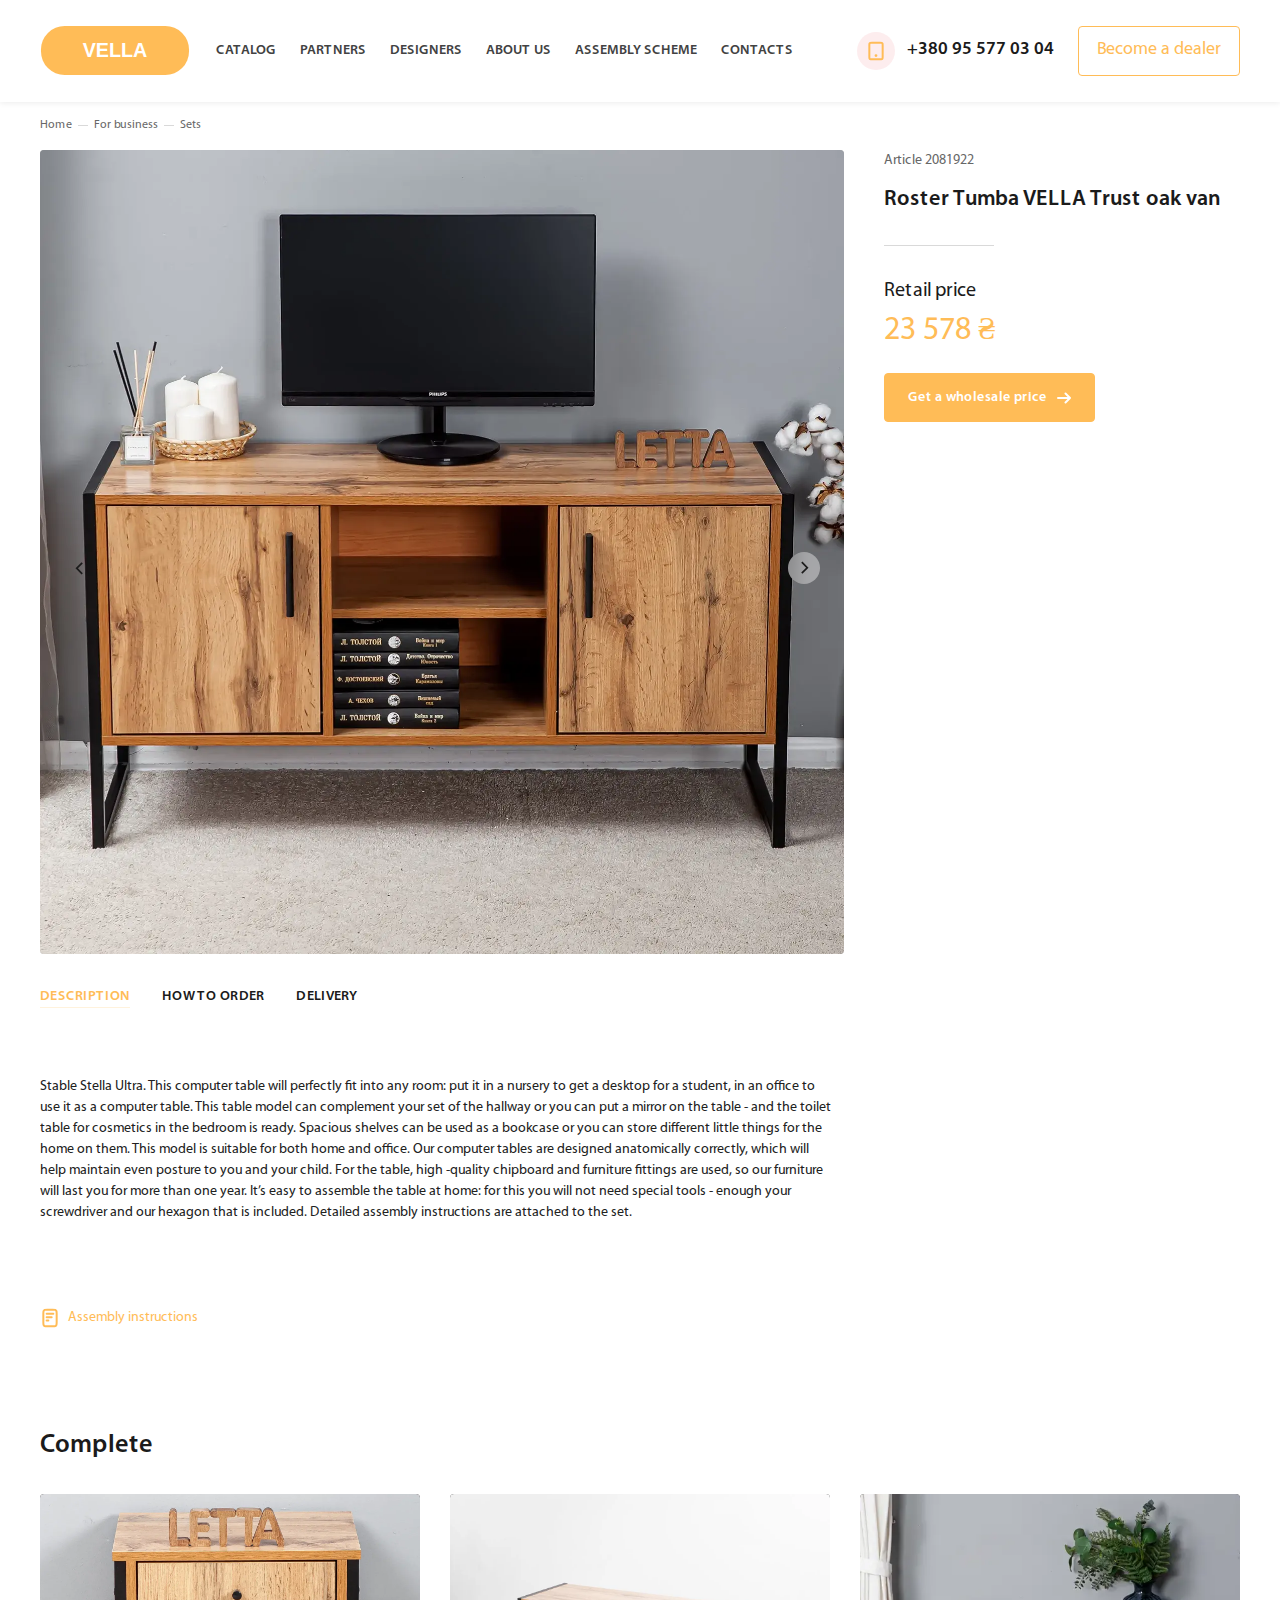
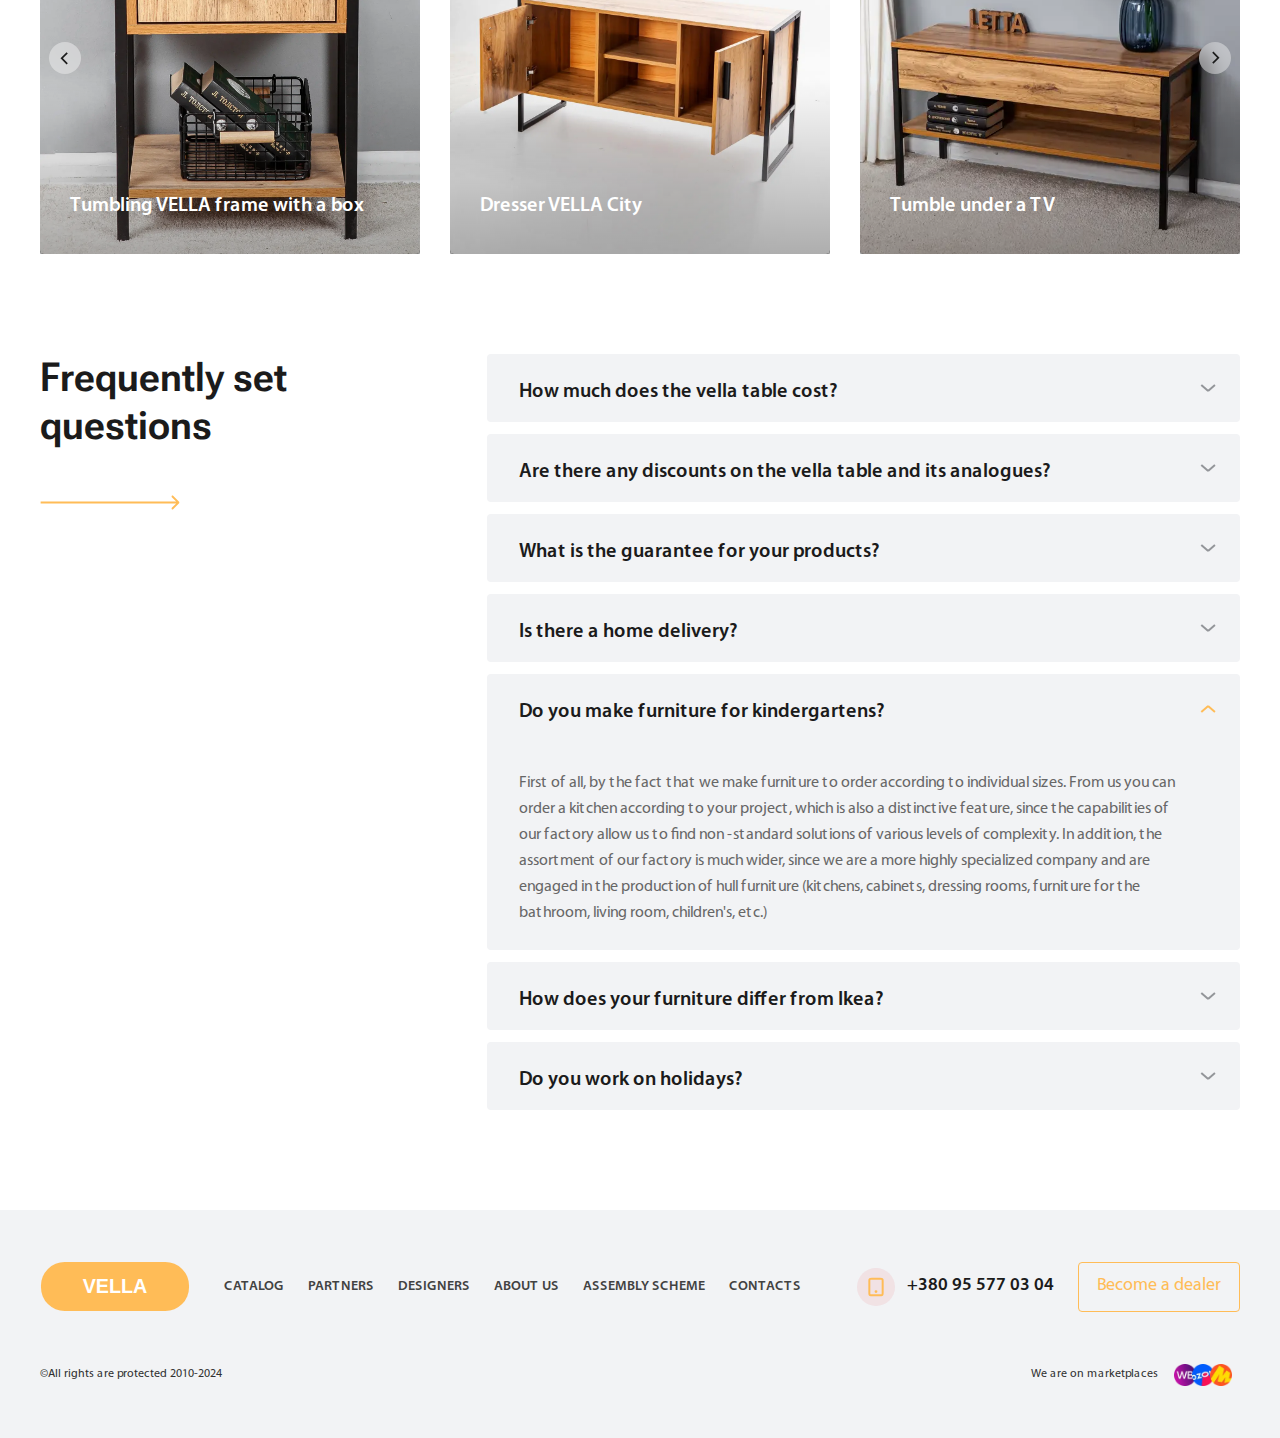
<file: sets.html>
<!DOCTYPE html>
<html lang="en">

<head>
	<title>SetsPage</title>
	<meta charset="UTF-8">
	<meta name="format-detection" content="telephone=no">
	<!-- <style>body{opacity: 0;}</style> -->
	<link rel="stylesheet" href="css/style.min.css?_v=20250202204422">
	<link rel="shortcut icon" href="favicon.ico">
	<!-- <meta name="robots" content="noindex, nofollow"> -->
	<meta name="viewport" content="width=device-width, initial-scale=1.0">
</head>

<body>
	<div class="wrapper">
		<header data-scroll="102" data-scroll-show="1000" class="header">
			<div class="header__container">
				<button type="button" class="header__icon icon-menu"><span></span></button>
				<a href="home.html#page__hero" class="header__logo logo"><img src="img/updated_logo.svg" alt="Logo"></a>
				<div class="header__menu menu">
					<nav class="menu__body">
						<ul class="menu__list">
							<li class="menu__item">
								<a href="catalog.html#catalog" class="menu__link">
									Catalog
								</a>
							</li>
							<li class="menu__item">
								<a href="collaboration.html#collaboration" class="menu__link">
									Partners
								</a>
							</li>
							<li class="menu__item">
								<a href="design.html#design" class="menu__link">
									Designers
								</a>
							</li>
							<li class="menu__item">
								<a href="about.html#about" class="menu__link">
									About Us
								</a>
							</li>
							<li class="menu__item">
								<a href="schemes.html#schemes" class="menu__link">
									Assembly scheme
								</a>
							</li>
							<li class="menu__item">
								<a href="contacts.html#contacts" class="menu__link">
									Contacts
								</a>
							</li>
						</ul>
					</nav>
				</div>
				<div class="header__contact contact-header">
					<a href="tel:+380955770304" class="contact-header__link">
						<p>+380 95 577 03 04</p>
						<span class="contact-header__icon">
							<svg>
								<use xlink:href="img/icons/icons.svg#tablet"></use>
							</svg>
						</span>
					</a>
					<button data-popup="#popup" type="button" class="contact-header__button button button--trprnt">Become a dealer</button>
				</div>
			</div>
		</header>
		<main class="sets">
			<div class="sets__breadcrumbs breadcrumbs">
				<div class="breadcrumbs__container">
					<ul class="breadcrumbs__list">
						<li class="breadcrumbs__item">
							<a href="#" class="breadcrumbs__link">Home</a>
						</li>
						<li class="breadcrumbs__item">
							<a href="#" class="breadcrumbs__link">For business</a>
						</li>
						<li class="breadcrumbs__item">
							<a href="#" class="breadcrumbs__link">Sets</a>
						</li>
					</ul>
				</div>
			</div>

			<section class="sets__protuct protuct">
				<div class="protuct__container">
					<div data-da=".exposition__inner,767.98,2" class="protuct__content content-slider content-slider--sets">
						<div class="content-slider__main main-content-slider main-content-slider--sets swiper">
							<div class="main-content-slider__wrapper main-content-slider__wrapper--sets swiper-wrapper">
								<div class="main-content-slider__slide main-content-slider__slide--sets swiper-slide">
									<img class="main-content-slider__image main-content-slider__image--sets ibg" src="img/sets_page/image_01.webp" alt="Image 01">
								</div>
								<div class="main-content-slider__slide main-content-slider__slide--sets swiper-slide">
									<img class="main-content-slider__image main-content-slider__image--sets ibg" src="img/sets_page/image_02.webp" alt="Image 02">
								</div>
								<div class="main-content-slider__slide main-content-slider__slide--sets swiper-slide">
									<img class="main-content-slider__image main-content-slider__image--sets ibg" src="img/sets_page/image_03.webp" alt="Image 03">
								</div>
								<div class="main-content-slider__slide main-content-slider__slide--sets swiper-slide">
									<img class="main-content-slider__image main-content-slider__image--sets ibg" src="img/sets_page/image_04.webp" alt="Image 04">
								</div>
								<div class="main-content-slider__slide main-content-slider__slide--sets swiper-slide">
									<img class="main-content-slider__image main-content-slider__image--sets ibg" src="img/sets_page/image_05.webp" alt="Image 05">
								</div>
								<div class="main-content-slider__slide main-content-slider__slide--sets swiper-slide">
									<img class="main-content-slider__image main-content-slider__image--sets ibg" src="img/sets_page/image_06.webp" alt="Image 06">
								</div>
								<div class="main-content-slider__slide main-content-slider__slide--sets swiper-slide">
									<img class="main-content-slider__image main-content-slider__image--sets ibg" src="img/sets_page/image_07.webp" alt="Image 07">
								</div>
							</div>

							<button type="button" class="main-content-slider__button-prev  button-prev-slider swiper-button-prev  _icon-arrow-swiper"></button>
							<button type="button" class="main-content-slider__button-next button-next-slider swiper-button-next _icon-arrow-swiper"></button>
						</div>
						<div class="content-slider__previews previews-content-slider previews-content-slider--sets swiper">
							<div class="previews-content-slider__wrapper  previews-content-slider__wrapper--sets swiper-wrapper">
								<div class="previews-content-slider__slide previews-content-slider__slide--sets swiper-slide">
									<img class="previews-content-slider__image previews-content-slider__image--sets ibg" src="img/sets_page/image_01.webp" alt="Image 01">
								</div>
								<div class="previews-content-slider__slide previews-content-slider__slide--sets swiper-slide">
									<img class="previews-content-slider__image previews-content-slider__image--sets ibg" src="img/sets_page/image_02.webp" alt="Image 02">
								</div>
								<div class="previews-content-slider__slide previews-content-slider__slide--sets swiper-slide">
									<img class="previews-content-slider__image previews-content-slider__image--sets ibg" src="img/sets_page/image_03.webp" alt="Image 03">
								</div>
								<div class="previews-content-slider__slide previews-content-slider__slide--sets swiper-slide">
									<img class="previews-content-slider__image previews-content-slider__image--sets ibg" src="img/sets_page/image_04.webp" alt="Image 04">
								</div>
								<div class="previews-content-slider__slide previews-content-slider__slide--sets swiper-slide">
									<img class="previews-content-slider__image previews-content-slider__image--sets ibg" src="img/sets_page/image_05.webp" alt="Image 05">
								</div>
								<div class="previews-content-slider__slide previews-content-slider__slide--sets swiper-slide">
									<img class="previews-content-slider__image previews-content-slider__image--sets ibg" src="img/sets_page/image_06.webp" alt="Image 06">
								</div>
								<div class="previews-content-slider__slide previews-content-slider__slide--sets swiper-slide">
									<img class="previews-content-slider__image previews-content-slider__image--sets ibg" src="img/sets_page/image_07.webp" alt="Image 07">
								</div>
							</div>
						</div>
					</div>
					<div class="protuct__exposition exposition">
						<div class="exposition__inner">
							<div class="exposition__article">
								Article 2081922
							</div>
							<h3 class="exposition__nomination">
								Roster Tumba <span> vella </span> Trust oak van
							</h3>
							<div class="exposition__foot foot-exposition">
								<div class="foot-exposition__top">
									<div class="foot-exposition__type">Retail price</div>
									<div class="foot-exposition__price">23 578 ₴</div>
									<a href="#" class="foot-exposition__button button">
										Get a wholesale price
										<svg class="button__icon">
											<use xlink:href="img/icons/icons.svg#arrow-narrow-right"></use>
										</svg>
									</a>
								</div>
							</div>
						</div>
					</div>
				</div>
			</section>

			<div class="sets__information information">
				<div class="information__container">
					<div class="information__body">
						<div data-tabs class="information__tabs tabs tabs--sets">
							<nav data-tabs-titles class="tabs__navigation tabs__navigation--sets">
								<button type="button" class="tabs__title tabs__title--sets tabs__navigation--sets _tab-active">Description</button>
								<button type="button" class="tabs__title tabs__title--sets tabs__navigation--sets">How to order</button>
								<button type="button" class="tabs__title tabs__title--sets tabs__navigation--sets">Delivery</button>
							</nav>
							<div data-tabs-body class="tabs__content tabs__content--sets">
								<div class="tabs__body tabs__body--sets">
									Stable Stella Ultra. This computer table will perfectly fit into any room: put it in a nursery to get a desktop for a student, in an office to use it as a computer table. This table model can complement your set of the hallway or you can put a mirror on the table - and the toilet table for cosmetics in the bedroom is ready. Spacious shelves can be used as a bookcase or you can store different little things for the home on them. This model is suitable for both home and office. Our computer tables are designed anatomically correctly, which will help maintain even posture to you and your child. For the table, high -quality chipboard and furniture fittings are used, so our furniture will last you for more than one year. It’s easy to assemble the table at home: for this you will not need special tools - enough your screwdriver and our hexagon that is included. Detailed assembly instructions are attached to the set.
								</div>
								<div class="tabs__body tabs__body--sets">
									How to order. Lorem ipsum dolor, sit amet consectetur adipisicing elit. Error eligendi distinctio tenetur provident. Dolorum eligendi a distinctio ex eos ad perferendis aut architecto officiis incidunt, neque pariatur? Suscipit qui, dicta at id accusantium rem illo nulla explicabo enim dolorem quas a nesciunt maxime voluptatum aut ab corporis nemo quidem facere ipsam vitae nobis sequi! Amet, ea quibusdam cupiditate neque ipsa doloremque voluptatum quidem autem at iure laborum minima nesciunt inventore. Unde quam cumque fugit eligendi eaque, optio cupiditate harum alias cum quos minima a aspernatur ullam dolores perspiciatis totam assumenda beatae recusandae repudiandae doloremque error quidem repellat! Labore, voluptas omnis!
								</div>
								<div class="tabs__body tabs__body--sets">
									Delivery. Lorem ipsum dolor sit amet consectetur, adipisicing elit. Placeat architecto aliquid eaque modi, totam quasi assumenda sit vel officia. Deleniti sed tenetur, molestias quidem amet similique aliquam iste illum quisquam accusamus consequuntur ab ipsum, laboriosam accusantium aperiam adipisci dolor repudiandae sint. Voluptatum exercitationem molestiae, officia sunt in tenetur dicta perferendis nobis neque fuga consectetur praesentium placeat, illo, rem delectus quis! At neque natus esse ipsum eaque eligendi recusandae eos explicabo magni culpa, deleniti atque, praesentium repellendus inventore cum aliquam quo magnam nisi repudiandae iste enim. Sunt maiores dignissimos esse repudiandae, unde, quia architecto harum voluptas dolorem quo perspiciatis delectus consequuntur doloremque voluptatum? Quo autem itaque rerum porro, iusto maiores recusandae facilis suscipit temporibus, aperiam necessitatibus dicta, laboriosam neque voluptates? Architecto quas aut laudantium error rem consectetur quidem fugit autem ipsa!
								</div>
							</div>
						</div>
						<a href="#" class="information__instruction instruction">
							<svg class="instruction__icon">
								<use xlink:href="img/icons/icons.svg#file"></use>
							</svg>
							Assembly instructions
						</a>
					</div>
					<div class="information__content"></div>
				</div>
			</div>

			<div class="sets__equipment equipment">
				<div class="equipment__container">
					<h2 class="equipment__title">Complete</h2>
					<div class="equipment__slider swiper">
						<div class="equipment__wrapper swiper-wrapper">
							<div class="equipment__slide item-equipment swiper-slide">
								<a href="#" class="item-equipment__link">
									<div class="item-equipment__inner">
										<img class="item-equipment__image ibg" src="img/sets_page/equipment/slide_01.webp" alt="Slide 01">
									</div>
									<span class="item-equipment__type">Tumbling <span> vella </span> frame with a box</span>
								</a>
							</div>
							<div class="equipment__slide item-equipment swiper-slide">
								<a href="#" class="item-equipment__link">
									<div class="item-equipment__inner">
										<img class="item-equipment__image ibg" src="img/sets_page/equipment/slide_02.webp" alt="Slide 02">
									</div>
									<span class="item-equipment__type">Dresser <span>vella</span> City</span>
								</a>
							</div>
							<div class="equipment__slide item-equipment swiper-slide">
								<a href="#" class="item-equipment__link">
									<div class="item-equipment__inner">
										<img class="item-equipment__image ibg" src="img/sets_page/equipment/slide_03.webp" alt="Slide 03">
									</div>
									<span class="item-equipment__type">Tumble under a TV</span>
								</a>
							</div>
							<div class="equipment__slide item-equipment swiper-slide">
								<a href="#" class="item-equipment__link">
									<div class="item-equipment__inner">
										<img class="item-equipment__image ibg" src="img/sets_page/equipment/slide_01.webp" alt="Slide 01">
									</div>
									<span class="item-equipment__type">Tumbling <span> vella </span> frame with a box</span>
								</a>
							</div>
							<div class="equipment__slide item-equipment swiper-slide">
								<a href="#" class="item-equipment__link">
									<div class="item-equipment__inner">
										<img class="item-equipment__image ibg" src="img/sets_page/equipment/slide_02.webp" alt="Slide 02">
									</div>
									<span class="item-equipment__type">Tumbling <span> vella </span> frame with a box</span>
								</a>
							</div>
							<div class="equipment__slide item-equipment swiper-slide">
								<a href="#" class="item-equipment__link">
									<div class="item-equipment__inner">
										<img class="item-equipment__image ibg" src="img/sets_page/equipment/slide_03.webp" alt="Slide 03">
									</div>
									<span class="item-equipment__type">Tumbling <span> vella </span> frame with a box</span>
								</a>
							</div>
						</div>
						<button type="button" class="equipment__button-prev  button-prev-slider swiper-button-prev  _icon-arrow-swiper"></button>
						<button type="button" class="equipment__button-next button-next-slider swiper-button-next _icon-arrow-swiper"></button>
					</div>
				</div>
			</div>

			<section class="sets__questions why-us why-us--sets">
				<div class="why-us__container">
					<div class="why-us__column">
						<h2 class="why-us__title title">Frequently set
							questions</h2>
						<svg class="why-us__icon">
							<use xlink:href="img/icons/icons.svg#arrow-big"></use>
						</svg>
					</div>
					<div data-spollers data-one-spoller class="why-us__spollers spollers spollers--sets">
						<details class="spollers__item spollers__item--sets">
							<summary class="spollers__title spollers__title--sets">How much does the vella table cost?</summary>
							<div class="spollers__body spollers__body--sets">
								<p>
									First of all, by the fact that we make furniture to order according to individual sizes. From us you can order a kitchen according to your project, which is also a distinctive feature, since the capabilities of our factory allow us to find non -standard solutions of various levels of complexity. In addition, the assortment of our factory is much wider, since we are a more highly specialized company and are engaged in the production of hull furniture (kitchens, cabinets, dressing rooms, furniture for the bathroom, living room, children's, etc.)
								</p>
							</div>
						</details>
						<details class="spollers__item spollers__item--sets">
							<summary class="spollers__title spollers__title--sets">Are there any discounts on the vella table and its analogues?</summary>
							<div class="spollers__body spollers__body--sets">
								<p>
									First of all, by the fact that we make furniture to order according to individual sizes. From us you can order a kitchen according to your project, which is also a distinctive feature, since the capabilities of our factory allow us to find non -standard solutions of various levels of complexity. In addition, the assortment of our factory is much wider, since we are a more highly specialized company and are engaged in the production of hull furniture (kitchens, cabinets, dressing rooms, furniture for the bathroom, living room, children's, etc.)
								</p>
							</div>
						</details>
						<details class="spollers__item spollers__item--sets">
							<summary class="spollers__title spollers__title--sets">What is the guarantee for your products?</summary>
							<div class="spollers__body spollers__body--sets">
								<p>
									Lorem ipsum dolor sit amet consectetur adipisicing elit. Vero eligendi tenetur, accusantium corrupti omnis harum unde. Qui, magni minus. Saepe voluptatem rerum doloremque quod temporibus? Nulla saepe eius exercitationem ex expedita. Itaque quis quisquam est hic neque, mollitia repudiandae repellendus rem excepturi in sunt accusamus, doloribus sint veritatis aut eum aliquid quos velit facilis quia totam! Cum vero quas corporis sit adipisci tenetur obcaecati, beatae saepe praesentium tempore dolorem dolores autem nesciunt?
								</p>
							</div>
						</details>
						<details class="spollers__item spollers__item--sets">
							<summary class="spollers__title spollers__title--sets">Is there a home delivery?</summary>
							<div class="spollers__body spollers__body--sets">
								<p>
									First of all, by the fact that we make furniture to order according to individual sizes. From us you can order a kitchen according to your project, which is also a distinctive feature, since the capabilities of our factory allow us to find non -standard solutions of various levels of complexity. In addition, the assortment of our factory is much wider, since we are a more highly specialized company and are engaged in the production of hull furniture (kitchens, cabinets, dressing rooms, furniture for the bathroom, living room, children's, etc.)
								</p>
							</div>
						</details>
						<details data-open class="spollers__item spollers__item--sets">
							<summary class="spollers__title spollers__title--sets">Do you make furniture for kindergartens?</summary>
							<div class="spollers__body spollers__body--sets">
								<p>
									First of all, by the fact that we make furniture to order according to individual sizes. From us you can order a kitchen according to your project, which is also a distinctive feature, since the capabilities of our factory allow us to find non -standard solutions of various levels of complexity. In addition, the assortment of our factory is much wider, since we are a more highly specialized company and are engaged in the production of hull furniture (kitchens, cabinets, dressing rooms, furniture for the bathroom, living room, children's, etc.)
								</p>
							</div>
						</details>
						<details class="spollers__item spollers__item--sets">
							<summary class="spollers__title spollers__title--sets">How does your furniture differ from Ikea?</summary>
							<div class="spollers__body spollers__body--sets">
								<p>
									Lorem ipsum dolor sit amet consectetur adipisicing elit. Vero eligendi tenetur, accusantium corrupti omnis harum unde. Qui, magni minus. Saepe voluptatem rerum doloremque quod temporibus? Nulla saepe eius exercitationem ex expedita. Itaque quis quisquam est hic neque, mollitia repudiandae repellendus rem excepturi in sunt accusamus, doloribus sint veritatis aut eum aliquid quos velit facilis quia totam! Cum vero quas corporis sit adipisci tenetur obcaecati, beatae saepe praesentium tempore dolorem dolores autem nesciunt?
								</p>
							</div>
						</details>
						<details class="spollers__item spollers__item--sets">
							<summary class="spollers__title spollers__title--sets">Do you work on holidays?</summary>
							<div class="spollers__body spollers__body--sets">
								<p>
									Lorem ipsum dolor sit amet consectetur adipisicing elit. Vero eligendi tenetur, accusantium corrupti omnis harum unde. Qui, magni minus. Saepe voluptatem rerum doloremque quod temporibus? Nulla saepe eius exercitationem ex expedita. Itaque quis quisquam est hic neque, mollitia repudiandae repellendus rem excepturi in sunt accusamus, doloribus sint veritatis aut eum aliquid quos velit facilis quia totam! Cum vero quas corporis sit adipisci tenetur obcaecati, beatae saepe praesentium tempore dolorem dolores autem nesciunt?
								</p>
							</div>
						</details>
					</div>
				</div>
			</section>

		</main>
		<footer class="footer">
			<div class="footer__container">
				<div class="footer__wrap">
					<div class="footer__top top-footer">
						<a href="#" data-goto=".header" class="top-footer__logo logo"><img src="img/updated_logo.svg" alt="Logo"></a>
						<div class="top-footer__menu menu-footer">
							<div class="menu-footer__body">
								<ul class="menu-footer__list">
									<li class="menu-footer__item">
										<a href="catalog.html#catalog" class="menu-footer__link">
											Catalog
										</a>
									</li>
									<li class="menu-footer__item">
										<a href="collaboration.html#collaboration" class="menu-footer__link">
											Partners
										</a>
									</li>
									<li class="menu-footer__item">
										<a href="design.html#design" class="menu-footer__link">
											Designers
										</a>
									</li>
									<li class="menu-footer__item">
										<a href="about.html#about" class="menu-footer__link">
											About Us
										</a>
									</li>
									<li class="menu-footer__item">
										<a href="schemes.html#schemes" class="menu-footer__link">
											Assembly scheme
										</a>
									</li>
									<li class="menu-footer__item">
										<a href="contacts.html#contacts" class="menu-footer__link">
											Contacts
										</a>
									</li>
								</ul>
							</div>
						</div>
						<div class="top-footer__contact contact-footer">
							<a href="tel:+380955770304" class="contact-footer__link">
								<p>+380 95 577 03 04</p>
								<span class="contact-footer__icon">
									<svg>
										<use xlink:href="img/icons/icons.svg#tablet"></use>
									</svg>
								</span>
							</a>
							<div class="contact-footer__schedule">Daily with 10:00 to 10:00 pm</div>
							<button data-popup="#popup" type="button" class="contact-footer__button button button--trprnt">Become a dealer</button>
						</div>
					</div>
					<div class="footer__bottom bottom-footer">
						<div class="bottom-footer__body">
							<div class="bottom-footer__text">
								<p>
									©All rights are protected <time datetime="2010">2010</time>-<time datetime="2024">2024</time>
								</p>
							</div>
							<div data-da=".contact-footer, 767.98,last" class="bottom-footer__market market-footer">
								<div class="item-connection__text">
									<p>
										We are on marketplaces
									</p>
								</div>
								<ul class="market-footer__list">
									<li class="market-footer__item">
										<a href="#" class="market-footer__link">
											<img class="market-footer__image ibg" src="img/footer/wildb.webp" alt="Image">
										</a>
									</li>
									<li class="market-footer__item">
										<a href="#" class="market-footer__link">
											<img class="market-footer__image ibg" src="img/footer/ozon.webp" alt="Image">
										</a>
									</li>
									<li class="market-footer__item">
										<a href="#" class="market-footer__link">
											<img class="market-footer__image ibg" src="img/footer/market.webp" alt="Image">
										</a>
									</li>
								</ul>
							</div>
						</div>
					</div>
				</div>
			</div>
		</footer>
	</div>
	<!-- Документація: https://template.fls.guru/template-docs/modul-preloader.html -->
	<div id="fls-preloader">
		<!-- Скріпт прелоадера -->
		<script>
			function preloader() {
				const preloaderImages = document.querySelector('[data-preloader]') ? document.querySelectorAll('[data-preloader] img') : document.querySelectorAll('img');
				const preloaderContainer = document.querySelector('#fls-preloader');
				if (preloaderImages.length) {
					const preloaderStyleTemplate = `
				<style>
					* {
						padding: 0px;
						margin: 0px;
						border: 0px;
						box-sizing: border-box;
					}
					/* Головний блок */
					.fls-preloader{
						pointer-events: none;
						z-index: -1;
						position: fixed;
						width: 100%;
						height: 100%;
						top: 0;
						left: 0;
						display: flex;
						justify-content:center;
						align-items: center;
					}
					/* Блок з елементами */
					.fls-preloader__body{
						padding: 0.93rem;
						max-width: 31.25rem;
						display: flex;
						flex-direction: column;
					}
					/* Блок з лічильником */
					.fls-preloader__counter{
						font-size: 10rem;
						color:#FFBC57;
					}
					/* Прогресбар */
					.fls-preloader__line{}
					/* Лінія прогресбару */
					.fls-preloader__line span{
						display: inline-block;
						transition: width 0.2s ease;
						height: 0.8rem;
						background-color: #FFBC57;
					}
					.lock body{
						overflow: hidden;
						touch-action: none;
						overscroll-behavior: none;
					}
					.loading body>*:not(.fls-preloader){
						opacity: 0;
						visibility: hidden;
					}
					.loaded body>*:not(.fls-preloader){
						transition: opacity 0.5s ease 0s;
						opacity: 1;
						visibility: visible;
					}
				</style>`;

					document.head.insertAdjacentHTML("beforeend", preloaderStyleTemplate);

					const preloaderTemplate = `
					<div class="fls-preloader">
						<div class="fls-preloader__body">
							<div class="fls-preloader__counter">0%</div>
							<div class="fls-preloader__line"><span></span></div>
						</div>
					</div>`;
					document.body.insertAdjacentHTML("beforeend", preloaderTemplate);

					const
						preloader = document.querySelector('.fls-preloader'),
						showPecentLoad = document.querySelector('.fls-preloader__counter'),
						showLineLoad = document.querySelector('.fls-preloader__line span'),
						htmlDocument = document.documentElement;

					let imagesLoadedCount = counter = progress = 0;

					htmlDocument.classList.add('loading');
					htmlDocument.classList.add('lock');

					preloaderImages.forEach(preloaderImage => {
						const imgClone = document.createElement('img');
						if (imgClone) {
							imgClone.onload = imageLoaded;
							imgClone.onerror = imageLoaded;
							preloaderImage.dataset.src ? imgClone.src = preloaderImage.dataset.src : imgClone.src = preloaderImage.src;
						}
					});

					function setValueProgress(progress) {
						showPecentLoad ? showPecentLoad.innerText = `${progress}%` : null;
						showLineLoad ? showLineLoad.style.width = `${progress}%` : null;
					}
					showPecentLoad ? setValueProgress(progress) : null;

					function imageLoaded() {
						imagesLoadedCount++;
						progress = Math.round((100 / preloaderImages.length) * imagesLoadedCount);
						const intervalId = setInterval(() => {
							counter >= progress ? clearInterval(intervalId) : setValueProgress(++counter);
							counter >= 100 ? addLoadedClass() : null;
						}, 10);
					}

					function addLoadedClass() {
						htmlDocument.classList.add('loaded');
						htmlDocument.classList.remove('lock');
						htmlDocument.classList.remove('loading');
						setInterval(() => {
							preloader.remove();
							preloaderContainer.remove();
						}, 500);
					}
				} else {
					preloaderContainer.remove();
				}
			}
			preloader();
		</script>
	</div>
	<div id="popup" aria-hidden="true" class="popup">
		<div class="popup__wrapper">
			<div class="popup__content">
				<button data-close type="button" class="popup__close">
					<svg xmlns="http://www.w3.org/2000/svg" width="20" height="20" viewBox="0 0 20 20" fill="none">
						<path d="M15.625 4.375L4.375 15.625" stroke="#BFBFBF" stroke-width="2" stroke-linecap="round" stroke-linejoin="round" />
						<path d="M15.625 15.625L4.375 4.375" stroke="#BFBFBF" stroke-width="2" stroke-linecap="round" stroke-linejoin="round" />
					</svg>
				</button>
				<article class="popup__form window-form window-form--popup">
					<div class="window-form__body window-form__body--popup">
						<div class="window-form__roof window-form__roof--popup">
							<h3 class="window-form__title window-form__title--popup">Become a dealer</h3>
							<div class="window-form__subtitle window-form__subtitle--popup">
								<p>
									Leave a request, we will contact you to discuss the details of cooperation
								</p>
							</div>
						</div>
						<form class="window-form__contact form form--fbd" action="https://jkorpela.fi/cgi-bin/echo.cgi" enctype="multipart/form-data" data-netlify="true">
							<div class="form__line form__line--fbd">
								<input autocomplete="off" type="text" name="form[name]" data-error="Error" placeholder="Your name" class="form__input input input--wn">
							</div>
							<div class="form__line form__line--fbd">
								<input autocomplete="off" type="tel" name="form[phone]" data-error="Error" placeholder="Phone number" class="form__input input input--wn">
							</div>
							<button class="form__button form__button--fbd button button--popup" type="submit">
								Send
								<svg class="button__icon">
									<use xlink:href="img/icons/icons.svg#arrow-narrow-right"></use>
								</svg>
							</button>
						</form>
					</div>
				</article>
			</div>
		</div>
	</div>


	<div id="popup-price" aria-hidden="true" class="popup popup-price">
		<div class="popup__wrapper popup-price__wrapper">
			<div class="popup__content popup-price__content">
				<button data-close type="button" class="popup-price__close">
					<svg xmlns="http://www.w3.org/2000/svg" width="20" height="20" viewBox="0 0 20 20" fill="none">
						<path d="M15.625 4.375L4.375 15.625" stroke="#BFBFBF" stroke-width="2" stroke-linecap="round" stroke-linejoin="round" />
						<path d="M15.625 15.625L4.375 4.375" stroke="#BFBFBF" stroke-width="2" stroke-linecap="round" stroke-linejoin="round" />
					</svg>
				</button>

				<article class="popup-price__form window-form window-form--popup">
					<div class="window-form__body window-form__body--popup">
						<div class="window-form__roof window-form__roof--popup">
							<h3 class="window-form__title window-form__title--popup">Get a price list</h3>

						</div>
						<form class="window-form__contact form form--fbd" action="https://jkorpela.fi/cgi-bin/echo.cgi" enctype="multipart/form-data" data-netlify="true">
							<div class="form__line form__line--fbd">
								<input autocomplete="off" type="tel" name="form[phone]" data-error="Error" placeholder="Phone number" class="form__input input input--wn">
							</div>
							<button class="form__button form__button--fbd button button--popup" type="submit">
								Send
								<svg class="button__icon">
									<use xlink:href="img/icons/icons.svg#arrow-narrow-right"></use>
								</svg>
							</button>
						</form>
					</div>
				</article>
			</div>
		</div>
	</div>
	<script src="js/app.min.js?_v=20250202204422"></script>
</body>

</html>
</file>
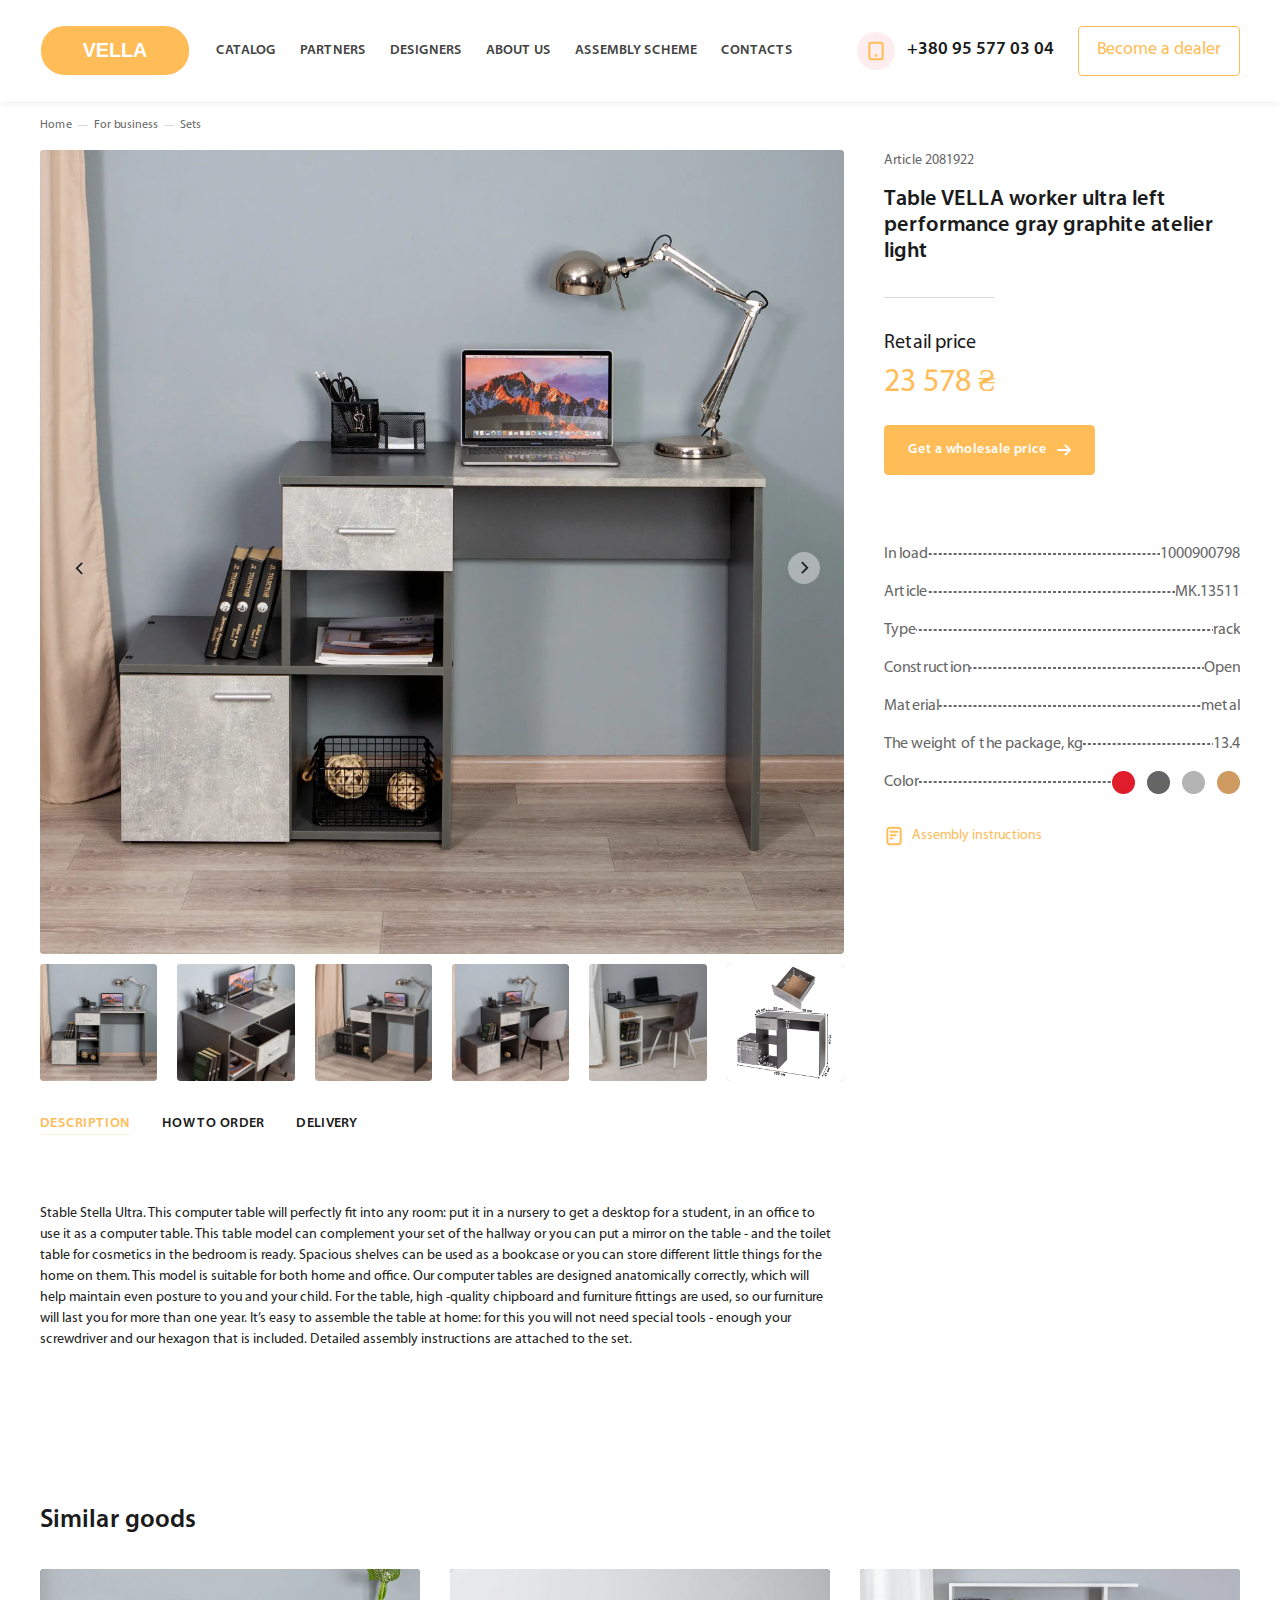
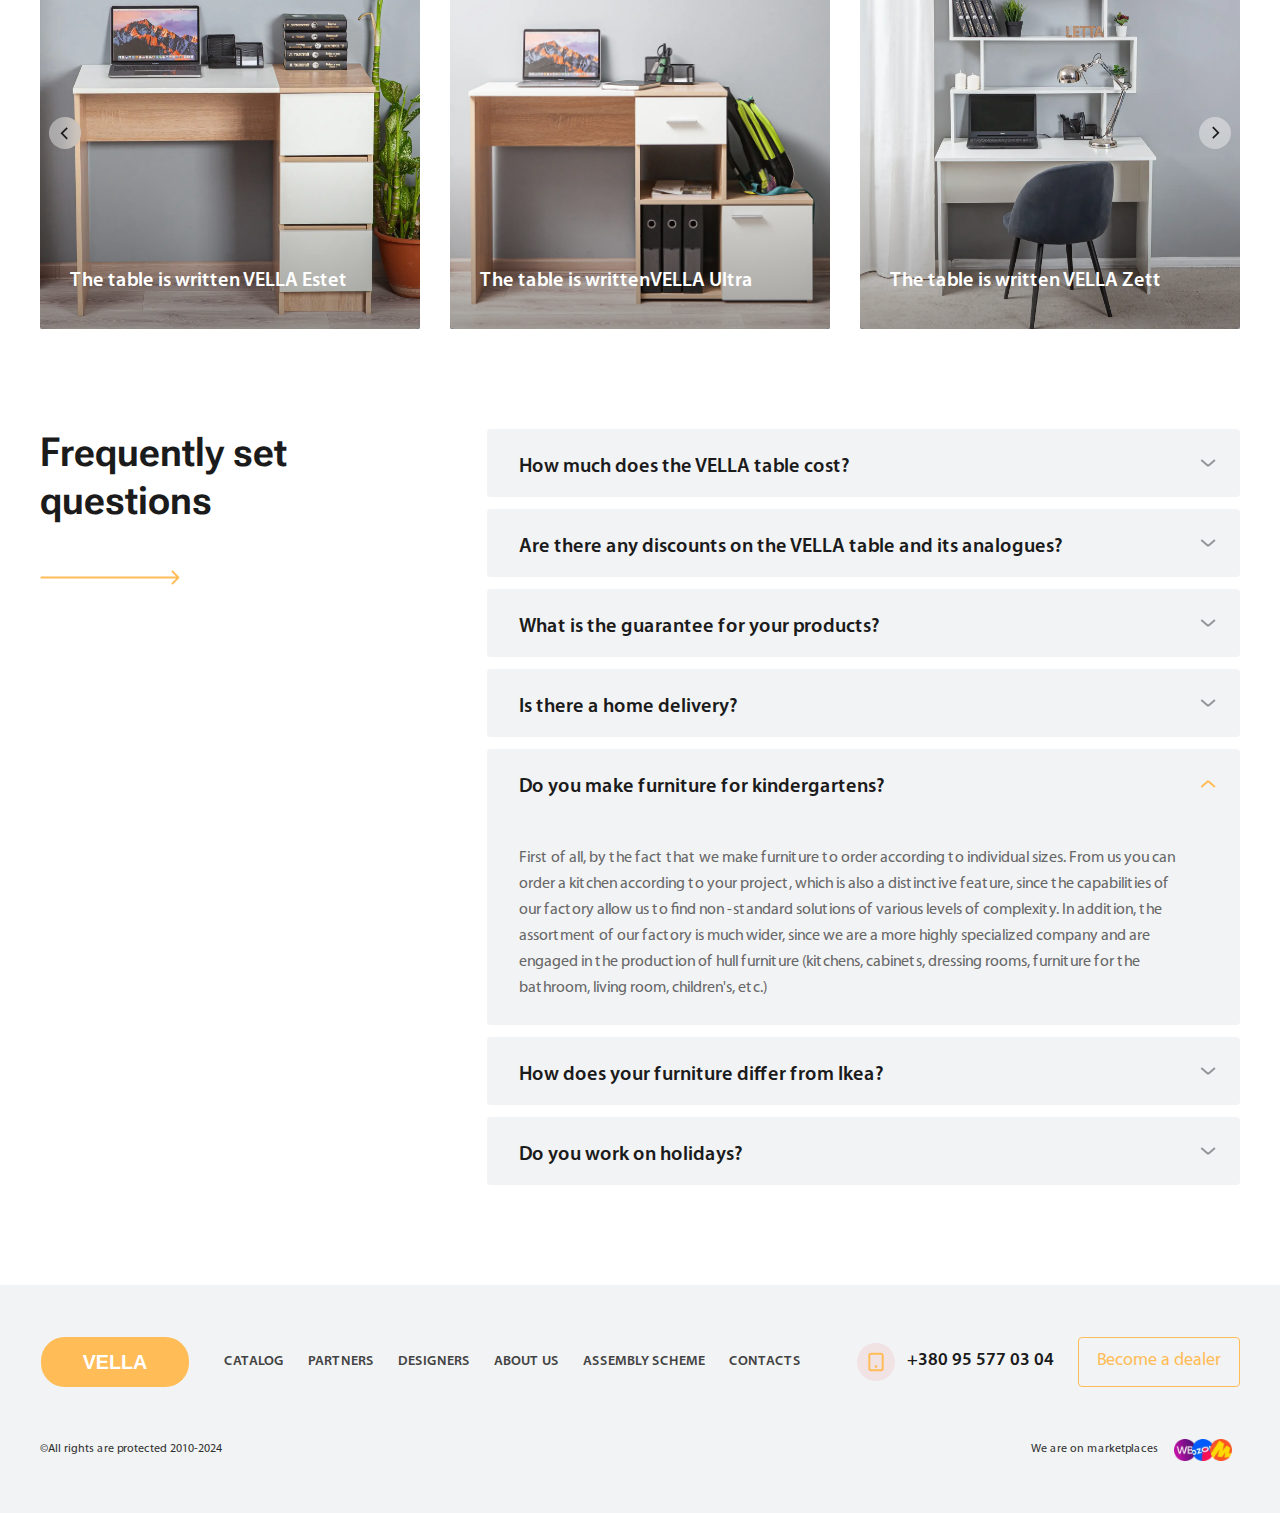
<file: unitary.html>
<!DOCTYPE html>
<html lang="en">

<head>
	<title>UnitaryPage</title>
	<meta charset="UTF-8">
	<meta name="format-detection" content="telephone=no">
	<!-- <style>body{opacity: 0;}</style> -->
	<link rel="stylesheet" href="css/style.min.css?_v=20250202204422">
	<link rel="shortcut icon" href="favicon.ico">
	<!-- <meta name="robots" content="noindex, nofollow"> -->
	<meta name="viewport" content="width=device-width, initial-scale=1.0">
</head>

<body>
	<div class="wrapper">
		<header data-scroll="102" data-scroll-show="1000" class="header">
			<div class="header__container">
				<button type="button" class="header__icon icon-menu"><span></span></button>
				<a href="home.html#page__hero" class="header__logo logo"><img src="img/updated_logo.svg" alt="Logo"></a>
				<div class="header__menu menu">
					<nav class="menu__body">
						<ul class="menu__list">
							<li class="menu__item">
								<a href="catalog.html#catalog" class="menu__link">
									Catalog
								</a>
							</li>
							<li class="menu__item">
								<a href="collaboration.html#collaboration" class="menu__link">
									Partners
								</a>
							</li>
							<li class="menu__item">
								<a href="design.html#design" class="menu__link">
									Designers
								</a>
							</li>
							<li class="menu__item">
								<a href="about.html#about" class="menu__link">
									About Us
								</a>
							</li>
							<li class="menu__item">
								<a href="schemes.html#schemes" class="menu__link">
									Assembly scheme
								</a>
							</li>
							<li class="menu__item">
								<a href="contacts.html#contacts" class="menu__link">
									Contacts
								</a>
							</li>
						</ul>
					</nav>
				</div>
				<div class="header__contact contact-header">
					<a href="tel:+380955770304" class="contact-header__link">
						<p>+380 95 577 03 04</p>
						<span class="contact-header__icon">
							<svg>
								<use xlink:href="img/icons/icons.svg#tablet"></use>
							</svg>
						</span>
					</a>
					<button data-popup="#popup" type="button" class="contact-header__button button button--trprnt">Become a dealer</button>
				</div>
			</div>
		</header>
		<main class="unitary">
			<div class="unitary__breadcrumbs breadcrumbs">
				<div class="breadcrumbs__container">
					<ul class="breadcrumbs__list">
						<li class="breadcrumbs__item">
							<a href="#" class="breadcrumbs__link">Home</a>
						</li>
						<li class="breadcrumbs__item">
							<a href="#" class="breadcrumbs__link">For business</a>
						</li>
						<li class="breadcrumbs__item">
							<a href="#" class="breadcrumbs__link">Sets</a>
						</li>
					</ul>
				</div>
			</div>

			<section class="unitary__protuct protuct">
				<div class="protuct__container">
					<div data-da=".exposition__inner,767.98,2" class="protuct__content content-slider content-slider--sets">
						<div class="content-slider__main main-content-slider main-content-slider--sets swiper">
							<div class="main-content-slider__wrapper main-content-slider__wrapper--sets swiper-wrapper">
								<div class="main-content-slider__slide main-content-slider__slide--sets swiper-slide">
									<img class="main-content-slider__image main-content-slider__image--sets ibg" src="img/sets_page/image_02.webp" alt="Image 02">
								</div>
								<div class="main-content-slider__slide main-content-slider__slide--sets swiper-slide">
									<img class="main-content-slider__image main-content-slider__image--sets ibg" src="img/sets_page/image_03.webp" alt="Image 03">
								</div>
								<div class="main-content-slider__slide main-content-slider__slide--sets swiper-slide">
									<img class="main-content-slider__image main-content-slider__image--sets ibg" src="img/sets_page/image_04.webp" alt="Image 04">
								</div>
								<div class="main-content-slider__slide main-content-slider__slide--sets swiper-slide">
									<img class="main-content-slider__image main-content-slider__image--sets ibg" src="img/sets_page/image_05.webp" alt="Image 05">
								</div>
								<div class="main-content-slider__slide main-content-slider__slide--sets swiper-slide">
									<img class="main-content-slider__image main-content-slider__image--sets ibg" src="img/sets_page/image_06.webp" alt="Image 06">
								</div>
								<div class="main-content-slider__slide main-content-slider__slide--sets swiper-slide">
									<img class="main-content-slider__image main-content-slider__image--sets ibg" src="img/sets_page/image_07.webp" alt="Image 07">
								</div>
								<div class="main-content-slider__slide main-content-slider__slide--sets swiper-slide">
									<img class="main-content-slider__image main-content-slider__image--sets ibg" src="img/sets_page/image_03.webp" alt="Image 03">
								</div>
							</div>

							<button type="button" class="main-content-slider__button-prev  button-prev-slider swiper-button-prev  _icon-arrow-swiper"></button>
							<button type="button" class="main-content-slider__button-next button-next-slider swiper-button-next _icon-arrow-swiper"></button>
						</div>
						<div class="content-slider__previews previews-content-slider previews-content-slider--unitary swiper">
							<div class="previews-content-slider__wrapper  previews-content-slider__wrapper--sets swiper-wrapper">
								<div class="previews-content-slider__slide previews-content-slider__slide--sets swiper-slide">
									<img class="previews-content-slider__image previews-content-slider__image--sets ibg" src="img/sets_page/image_02.webp" alt="Image 02">
								</div>
								<div class="previews-content-slider__slide previews-content-slider__slide--sets swiper-slide">
									<img class="previews-content-slider__image previews-content-slider__image--sets ibg" src="img/sets_page/image_03.webp" alt="Image 03">
								</div>
								<div class="previews-content-slider__slide previews-content-slider__slide--sets swiper-slide">
									<img class="previews-content-slider__image previews-content-slider__image--sets ibg" src="img/sets_page/image_04.webp" alt="Image 04">
								</div>
								<div class="previews-content-slider__slide previews-content-slider__slide--sets swiper-slide">
									<img class="previews-content-slider__image previews-content-slider__image--sets ibg" src="img/sets_page/image_05.webp" alt="Image 05">
								</div>
								<div class="previews-content-slider__slide previews-content-slider__slide--sets swiper-slide">
									<img class="previews-content-slider__image previews-content-slider__image--sets ibg" src="img/sets_page/image_06.webp" alt="Image 06">
								</div>
								<div class="previews-content-slider__slide previews-content-slider__slide--sets swiper-slide">
									<img class="previews-content-slider__image previews-content-slider__image--sets ibg" src="img/sets_page/image_07.webp" alt="Image 07">
								</div>
								<div class="previews-content-slider__slide previews-content-slider__slide--sets swiper-slide">
									<img class="previews-content-slider__image previews-content-slider__image--sets ibg" src="img/sets_page/image_03.webp" alt="Image 03">
								</div>
							</div>
						</div>
					</div>
					<div class="protuct__exposition exposition">
						<div class="exposition__inner">
							<div class="exposition__article">
								Article 2081922
							</div>
							<h3 class="exposition__nomination">
								Table <span> vella </span> worker ultra left performance gray graphite atelier light
							</h3>
							<div class="exposition__foot foot-exposition">
								<div class="foot-exposition__top">
									<div class="foot-exposition__type">Retail price</div>
									<div class="foot-exposition__price">23 578 ₴</div>
									<a href="#" class="foot-exposition__button button">
										Get a wholesale price
										<svg class="button__icon">
											<use xlink:href="img/icons/icons.svg#arrow-narrow-right"></use>
										</svg>
									</a>
								</div>
							</div>
							<div class="exposition__data data-exposition">
								<table class="data-exposition__table">
									<tr class="data-exposition__tr">
										<td class="data-exposition__td">
											<span>
												In load
											</span>
										</td>
										<td class="data-exposition__td">
											<span>
												1000900798
											</span>
										</td>
									</tr>
									<tr class="data-exposition__tr">
										<td class="data-exposition__td">
											<span>
												Article
											</span>
										</td>
										<td class="data-exposition__td">
											<span>
												MK.13511
											</span>
										</td>
									</tr>
									<tr class="data-exposition__tr">
										<td class="data-exposition__td">
											<span>
												Type
											</span>
										</td>
										<td class="data-exposition__td">
											<span>
												rack
											</span>
										</td>
									</tr>
									<tr class="data-exposition__tr">
										<td class="data-exposition__td">
											<span>
												Construction
											</span>
										</td>
										<td class="data-exposition__td">
											<span>
												Open
											</span>
										</td>
									</tr>
									<tr class="data-exposition__tr">
										<td class="data-exposition__td">
											<span>
												Material
											</span>
										</td>
										<td class="data-exposition__td">
											<span>
												metal
											</span>
										</td>
									</tr>
									<tr class="data-exposition__tr">
										<td class="data-exposition__td">
											<span>
												The weight of the package, kg
											</span>
										</td>
										<td class="data-exposition__td">
											<span>
												13.4
											</span>
										</td>
									</tr>
									<tr class="data-exposition__tr">
										<td class="data-exposition__td">
											<span>
												Color
											</span>
										</td>
										<td class="data-exposition__td">
											<span>
												<img class="data-exposition__image" src="img/exposition/colors.webp" alt="color palette">
											</span>
										</td>
									</tr>
								</table>
								<a href="#" class="data-exposition__instruction instruction">
									<svg class="instruction__icon">
										<use xlink:href="img/icons/icons.svg#file"></use>
									</svg>
									Assembly instructions
								</a>
							</div>
						</div>
					</div>
				</div>
			</section>

			<div class="unitary__information information">
				<div class="information__container">
					<div class="information__body">
						<div data-tabs class="information__tabs tabs tabs--sets">
							<nav data-tabs-titles class="tabs__navigation tabs__navigation--sets">
								<button type="button" class="tabs__title tabs__title--sets tabs__navigation--sets _tab-active">Description</button>
								<button type="button" class="tabs__title tabs__title--sets tabs__navigation--sets">How to order</button>
								<button type="button" class="tabs__title tabs__title--sets tabs__navigation--sets">Delivery</button>
							</nav>
							<div data-tabs-body class="tabs__content tabs__content--sets">
								<div class="tabs__body tabs__body--sets">
									Stable Stella Ultra. This computer table will perfectly fit into any room: put it in a nursery to get a desktop for a student, in an office to use it as a computer table. This table model can complement your set of the hallway or you can put a mirror on the table - and the toilet table for cosmetics in the bedroom is ready. Spacious shelves can be used as a bookcase or you can store different little things for the home on them. This model is suitable for both home and office. Our computer tables are designed anatomically correctly, which will help maintain even posture to you and your child. For the table, high -quality chipboard and furniture fittings are used, so our furniture will last you for more than one year. It’s easy to assemble the table at home: for this you will not need special tools - enough your screwdriver and our hexagon that is included. Detailed assembly instructions are attached to the set.
								</div>
								<div class="tabs__body tabs__body--sets">
									How to order. Lorem ipsum dolor, sit amet consectetur adipisicing elit. Error eligendi distinctio tenetur provident. Dolorum eligendi a distinctio ex eos ad perferendis aut architecto officiis incidunt, neque pariatur? Suscipit qui, dicta at id accusantium rem illo nulla explicabo enim dolorem quas a nesciunt maxime voluptatum aut ab corporis nemo quidem facere ipsam vitae nobis sequi! Amet, ea quibusdam cupiditate neque ipsa doloremque voluptatum quidem autem at iure laborum minima nesciunt inventore. Unde quam cumque fugit eligendi eaque, optio cupiditate harum alias cum quos minima a aspernatur ullam dolores perspiciatis totam assumenda beatae recusandae repudiandae doloremque error quidem repellat! Labore, voluptas omnis!
								</div>
								<div class="tabs__body tabs__body--sets">
									Delivery. Lorem ipsum dolor sit amet consectetur, adipisicing elit. Placeat architecto aliquid eaque modi, totam quasi assumenda sit vel officia. Deleniti sed tenetur, molestias quidem amet similique aliquam iste illum quisquam accusamus consequuntur ab ipsum, laboriosam accusantium aperiam adipisci dolor repudiandae sint. Voluptatum exercitationem molestiae, officia sunt in tenetur dicta perferendis nobis neque fuga consectetur praesentium placeat, illo, rem delectus quis! At neque natus esse ipsum eaque eligendi recusandae eos explicabo magni culpa, deleniti atque, praesentium repellendus inventore cum aliquam quo magnam nisi repudiandae iste enim. Sunt maiores dignissimos esse repudiandae, unde, quia architecto harum voluptas dolorem quo perspiciatis delectus consequuntur doloremque voluptatum? Quo autem itaque rerum porro, iusto maiores recusandae facilis suscipit temporibus, aperiam necessitatibus dicta, laboriosam neque voluptates? Architecto quas aut laudantium error rem consectetur quidem fugit autem ipsa!
								</div>
							</div>
						</div>
					</div>
					<div class="information__content"></div>
				</div>
			</div>

			<div class="unitary__equipment equipment">
				<div class="equipment__container">
					<h2 class="equipment__title">Similar goods</h2>
					<div class="equipment__slider swiper">
						<div class="equipment__wrapper swiper-wrapper">
							<div class="equipment__slide item-equipment swiper-slide">
								<a href="#" class="item-equipment__link">
									<div class="item-equipment__inner">
										<img class="item-equipment__image ibg" src="img/page__unitary/equipment/slider_01.webp" alt="Slide 01">
									</div>
									<span class="item-equipment__type">The table is written <span>vella</span> Estet</span>
								</a>
							</div>
							<div class="equipment__slide item-equipment swiper-slide">
								<a href="#" class="item-equipment__link">
									<div class="item-equipment__inner">
										<img class="item-equipment__image ibg" src="img/page__unitary/equipment/slider_02.webp" alt="Slide 02">
									</div>
									<span class="item-equipment__type">The table is written<span>vella</span> Ultra</span>
								</a>
							</div>
							<div class="equipment__slide item-equipment swiper-slide">
								<a href="#" class="item-equipment__link">
									<div class="item-equipment__inner">
										<img class="item-equipment__image ibg" src="img/page__unitary/equipment/slider_03.webp" alt="Slide 03">
									</div>
									<span class="item-equipment__type">The table is written <span>vella</span> Zеtt</span>
								</a>
							</div>
							<div class="equipment__slide item-equipment swiper-slide">
								<a href="#" class="item-equipment__link">
									<div class="item-equipment__inner">
										<img class="item-equipment__image ibg" src="img/page__unitary/equipment/slider_01.webp" alt="Slide 01">
									</div>
									<span class="item-equipment__type">The table is written <span>vella</span> Estet</span>
								</a>
							</div>
							<div class="equipment__slide item-equipment swiper-slide">
								<a href="#" class="item-equipment__link">
									<div class="item-equipment__inner">
										<img class="item-equipment__image ibg" src="img/page__unitary/equipment/slider_02.webp" alt="Slide 02">
									</div>
									<span class="item-equipment__type">The table is written<span>vella</span> Ultra</span>
								</a>
							</div>
							<div class="equipment__slide item-equipment swiper-slide">
								<a href="#" class="item-equipment__link">
									<div class="item-equipment__inner">
										<img class="item-equipment__image ibg" src="img/page__unitary/equipment/slider_03.webp" alt="Slide 03">
									</div>
									<span class="item-equipment__type">The table is written <span>vella</span> Zеtt</span>
								</a>
							</div>
						</div>
						<button type="button" class="equipment__button-prev  button-prev-slider swiper-button-prev  _icon-arrow-swiper"></button>
						<button type="button" class="equipment__button-next button-next-slider swiper-button-next _icon-arrow-swiper"></button>
					</div>
				</div>
			</div>

			<section class="unitary__questions why-us why-us--sets">
				<div class="why-us__container">
					<div class="why-us__column">
						<h2 class="why-us__title title">Frequently set
							questions</h2>
						<svg class="why-us__icon">
							<use xlink:href="img/icons/icons.svg#arrow-big"></use>
						</svg>
					</div>
					<div data-spollers data-one-spoller class="why-us__spollers spollers spollers--sets">
						<details class="spollers__item spollers__item--sets">
							<summary class="spollers__title spollers__title--sets">How much does the <span>vella</span> table cost?</summary>
							<div class="spollers__body spollers__body--sets">
								<p>
									First of all, by the fact that we make furniture to order according to individual sizes. From us you can order a kitchen according to your project, which is also a distinctive feature, since the capabilities of our factory allow us to find non -standard solutions of various levels of complexity. In addition, the assortment of our factory is much wider, since we are a more highly specialized company and are engaged in the production of hull furniture (kitchens, cabinets, dressing rooms, furniture for the bathroom, living room, children's, etc.)
								</p>
							</div>
						</details>
						<details class="spollers__item spollers__item--sets">
							<summary class="spollers__title spollers__title--sets">Are there any discounts on the <span>vella</span> table and its analogues?</summary>
							<div class="spollers__body spollers__body--sets">
								<p>
									First of all, by the fact that we make furniture to order according to individual sizes. From us you can order a kitchen according to your project, which is also a distinctive feature, since the capabilities of our factory allow us to find non -standard solutions of various levels of complexity. In addition, the assortment of our factory is much wider, since we are a more highly specialized company and are engaged in the production of hull furniture (kitchens, cabinets, dressing rooms, furniture for the bathroom, living room, children's, etc.)
								</p>
							</div>
						</details>
						<details class="spollers__item spollers__item--sets">
							<summary class="spollers__title spollers__title--sets">What is the guarantee for your products?</summary>
							<div class="spollers__body spollers__body--sets">
								<p>
									Lorem ipsum dolor sit amet consectetur adipisicing elit. Vero eligendi tenetur, accusantium corrupti omnis harum unde. Qui, magni minus. Saepe voluptatem rerum doloremque quod temporibus? Nulla saepe eius exercitationem ex expedita. Itaque quis quisquam est hic neque, mollitia repudiandae repellendus rem excepturi in sunt accusamus, doloribus sint veritatis aut eum aliquid quos velit facilis quia totam! Cum vero quas corporis sit adipisci tenetur obcaecati, beatae saepe praesentium tempore dolorem dolores autem nesciunt?
								</p>
							</div>
						</details>
						<details class="spollers__item spollers__item--sets">
							<summary class="spollers__title spollers__title--sets">Is there a home delivery?</summary>
							<div class="spollers__body spollers__body--sets">
								<p>
									First of all, by the fact that we make furniture to order according to individual sizes. From us you can order a kitchen according to your project, which is also a distinctive feature, since the capabilities of our factory allow us to find non -standard solutions of various levels of complexity. In addition, the assortment of our factory is much wider, since we are a more highly specialized company and are engaged in the production of hull furniture (kitchens, cabinets, dressing rooms, furniture for the bathroom, living room, children's, etc.)
								</p>
							</div>
						</details>
						<details data-open class="spollers__item spollers__item--sets">
							<summary class="spollers__title spollers__title--sets">Do you make furniture for kindergartens?</summary>
							<div class="spollers__body spollers__body--sets">
								<p>
									First of all, by the fact that we make furniture to order according to individual sizes. From us you can order a kitchen according to your project, which is also a distinctive feature, since the capabilities of our factory allow us to find non -standard solutions of various levels of complexity. In addition, the assortment of our factory is much wider, since we are a more highly specialized company and are engaged in the production of hull furniture (kitchens, cabinets, dressing rooms, furniture for the bathroom, living room, children's, etc.)
								</p>
							</div>
						</details>
						<details class="spollers__item spollers__item--sets">
							<summary class="spollers__title spollers__title--sets">How does your furniture differ from Ikea?</summary>
							<div class="spollers__body spollers__body--sets">
								<p>
									Lorem ipsum dolor sit amet consectetur adipisicing elit. Vero eligendi tenetur, accusantium corrupti omnis harum unde. Qui, magni minus. Saepe voluptatem rerum doloremque quod temporibus? Nulla saepe eius exercitationem ex expedita. Itaque quis quisquam est hic neque, mollitia repudiandae repellendus rem excepturi in sunt accusamus, doloribus sint veritatis aut eum aliquid quos velit facilis quia totam! Cum vero quas corporis sit adipisci tenetur obcaecati, beatae saepe praesentium tempore dolorem dolores autem nesciunt?
								</p>
							</div>
						</details>
						<details class="spollers__item spollers__item--sets">
							<summary class="spollers__title spollers__title--sets">Do you work on holidays?</summary>
							<div class="spollers__body spollers__body--sets">
								<p>
									Lorem ipsum dolor sit amet consectetur adipisicing elit. Vero eligendi tenetur, accusantium corrupti omnis harum unde. Qui, magni minus. Saepe voluptatem rerum doloremque quod temporibus? Nulla saepe eius exercitationem ex expedita. Itaque quis quisquam est hic neque, mollitia repudiandae repellendus rem excepturi in sunt accusamus, doloribus sint veritatis aut eum aliquid quos velit facilis quia totam! Cum vero quas corporis sit adipisci tenetur obcaecati, beatae saepe praesentium tempore dolorem dolores autem nesciunt?
								</p>
							</div>
						</details>
					</div>
				</div>
			</section>

		</main>
		<footer class="footer">
			<div class="footer__container">
				<div class="footer__wrap">
					<div class="footer__top top-footer">
						<a href="#" data-goto=".header" class="top-footer__logo logo"><img src="img/updated_logo.svg" alt="Logo"></a>
						<div class="top-footer__menu menu-footer">
							<div class="menu-footer__body">
								<ul class="menu-footer__list">
									<li class="menu-footer__item">
										<a href="catalog.html#catalog" class="menu-footer__link">
											Catalog
										</a>
									</li>
									<li class="menu-footer__item">
										<a href="collaboration.html#collaboration" class="menu-footer__link">
											Partners
										</a>
									</li>
									<li class="menu-footer__item">
										<a href="design.html#design" class="menu-footer__link">
											Designers
										</a>
									</li>
									<li class="menu-footer__item">
										<a href="about.html#about" class="menu-footer__link">
											About Us
										</a>
									</li>
									<li class="menu-footer__item">
										<a href="schemes.html#schemes" class="menu-footer__link">
											Assembly scheme
										</a>
									</li>
									<li class="menu-footer__item">
										<a href="contacts.html#contacts" class="menu-footer__link">
											Contacts
										</a>
									</li>
								</ul>
							</div>
						</div>
						<div class="top-footer__contact contact-footer">
							<a href="tel:+380955770304" class="contact-footer__link">
								<p>+380 95 577 03 04</p>
								<span class="contact-footer__icon">
									<svg>
										<use xlink:href="img/icons/icons.svg#tablet"></use>
									</svg>
								</span>
							</a>
							<div class="contact-footer__schedule">Daily with 10:00 to 10:00 pm</div>
							<button data-popup="#popup" type="button" class="contact-footer__button button button--trprnt">Become a dealer</button>
						</div>
					</div>
					<div class="footer__bottom bottom-footer">
						<div class="bottom-footer__body">
							<div class="bottom-footer__text">
								<p>
									©All rights are protected <time datetime="2010">2010</time>-<time datetime="2024">2024</time>
								</p>
							</div>
							<div data-da=".contact-footer, 767.98,last" class="bottom-footer__market market-footer">
								<div class="item-connection__text">
									<p>
										We are on marketplaces
									</p>
								</div>
								<ul class="market-footer__list">
									<li class="market-footer__item">
										<a href="#" class="market-footer__link">
											<img class="market-footer__image ibg" src="img/footer/wildb.webp" alt="Image">
										</a>
									</li>
									<li class="market-footer__item">
										<a href="#" class="market-footer__link">
											<img class="market-footer__image ibg" src="img/footer/ozon.webp" alt="Image">
										</a>
									</li>
									<li class="market-footer__item">
										<a href="#" class="market-footer__link">
											<img class="market-footer__image ibg" src="img/footer/market.webp" alt="Image">
										</a>
									</li>
								</ul>
							</div>
						</div>
					</div>
				</div>
			</div>
		</footer>
	</div>
	<!-- Документація: https://template.fls.guru/template-docs/modul-preloader.html -->
	<div id="fls-preloader">
		<!-- Скріпт прелоадера -->
		<script>
			function preloader() {
				const preloaderImages = document.querySelector('[data-preloader]') ? document.querySelectorAll('[data-preloader] img') : document.querySelectorAll('img');
				const preloaderContainer = document.querySelector('#fls-preloader');
				if (preloaderImages.length) {
					const preloaderStyleTemplate = `
				<style>
					* {
						padding: 0px;
						margin: 0px;
						border: 0px;
						box-sizing: border-box;
					}
					/* Головний блок */
					.fls-preloader{
						pointer-events: none;
						z-index: -1;
						position: fixed;
						width: 100%;
						height: 100%;
						top: 0;
						left: 0;
						display: flex;
						justify-content:center;
						align-items: center;
					}
					/* Блок з елементами */
					.fls-preloader__body{
						padding: 0.93rem;
						max-width: 31.25rem;
						display: flex;
						flex-direction: column;
					}
					/* Блок з лічильником */
					.fls-preloader__counter{
						font-size: 10rem;
						color:#FFBC57;
					}
					/* Прогресбар */
					.fls-preloader__line{}
					/* Лінія прогресбару */
					.fls-preloader__line span{
						display: inline-block;
						transition: width 0.2s ease;
						height: 0.8rem;
						background-color: #FFBC57;
					}
					.lock body{
						overflow: hidden;
						touch-action: none;
						overscroll-behavior: none;
					}
					.loading body>*:not(.fls-preloader){
						opacity: 0;
						visibility: hidden;
					}
					.loaded body>*:not(.fls-preloader){
						transition: opacity 0.5s ease 0s;
						opacity: 1;
						visibility: visible;
					}
				</style>`;

					document.head.insertAdjacentHTML("beforeend", preloaderStyleTemplate);

					const preloaderTemplate = `
					<div class="fls-preloader">
						<div class="fls-preloader__body">
							<div class="fls-preloader__counter">0%</div>
							<div class="fls-preloader__line"><span></span></div>
						</div>
					</div>`;
					document.body.insertAdjacentHTML("beforeend", preloaderTemplate);

					const
						preloader = document.querySelector('.fls-preloader'),
						showPecentLoad = document.querySelector('.fls-preloader__counter'),
						showLineLoad = document.querySelector('.fls-preloader__line span'),
						htmlDocument = document.documentElement;

					let imagesLoadedCount = counter = progress = 0;

					htmlDocument.classList.add('loading');
					htmlDocument.classList.add('lock');

					preloaderImages.forEach(preloaderImage => {
						const imgClone = document.createElement('img');
						if (imgClone) {
							imgClone.onload = imageLoaded;
							imgClone.onerror = imageLoaded;
							preloaderImage.dataset.src ? imgClone.src = preloaderImage.dataset.src : imgClone.src = preloaderImage.src;
						}
					});

					function setValueProgress(progress) {
						showPecentLoad ? showPecentLoad.innerText = `${progress}%` : null;
						showLineLoad ? showLineLoad.style.width = `${progress}%` : null;
					}
					showPecentLoad ? setValueProgress(progress) : null;

					function imageLoaded() {
						imagesLoadedCount++;
						progress = Math.round((100 / preloaderImages.length) * imagesLoadedCount);
						const intervalId = setInterval(() => {
							counter >= progress ? clearInterval(intervalId) : setValueProgress(++counter);
							counter >= 100 ? addLoadedClass() : null;
						}, 10);
					}

					function addLoadedClass() {
						htmlDocument.classList.add('loaded');
						htmlDocument.classList.remove('lock');
						htmlDocument.classList.remove('loading');
						setInterval(() => {
							preloader.remove();
							preloaderContainer.remove();
						}, 500);
					}
				} else {
					preloaderContainer.remove();
				}
			}
			preloader();
		</script>
	</div>
	<div id="popup" aria-hidden="true" class="popup">
		<div class="popup__wrapper">
			<div class="popup__content">
				<button data-close type="button" class="popup__close">
					<svg xmlns="http://www.w3.org/2000/svg" width="20" height="20" viewBox="0 0 20 20" fill="none">
						<path d="M15.625 4.375L4.375 15.625" stroke="#BFBFBF" stroke-width="2" stroke-linecap="round" stroke-linejoin="round" />
						<path d="M15.625 15.625L4.375 4.375" stroke="#BFBFBF" stroke-width="2" stroke-linecap="round" stroke-linejoin="round" />
					</svg>
				</button>
				<article class="popup__form window-form window-form--popup">
					<div class="window-form__body window-form__body--popup">
						<div class="window-form__roof window-form__roof--popup">
							<h3 class="window-form__title window-form__title--popup">Become a dealer</h3>
							<div class="window-form__subtitle window-form__subtitle--popup">
								<p>
									Leave a request, we will contact you to discuss the details of cooperation
								</p>
							</div>
						</div>
						<form class="window-form__contact form form--fbd" action="https://jkorpela.fi/cgi-bin/echo.cgi" enctype="multipart/form-data" data-netlify="true">
							<div class="form__line form__line--fbd">
								<input autocomplete="off" type="text" name="form[name]" data-error="Error" placeholder="Your name" class="form__input input input--wn">
							</div>
							<div class="form__line form__line--fbd">
								<input autocomplete="off" type="tel" name="form[phone]" data-error="Error" placeholder="Phone number" class="form__input input input--wn">
							</div>
							<button class="form__button form__button--fbd button button--popup" type="submit">
								Send
								<svg class="button__icon">
									<use xlink:href="img/icons/icons.svg#arrow-narrow-right"></use>
								</svg>
							</button>
						</form>
					</div>
				</article>
			</div>
		</div>
	</div>


	<div id="popup-price" aria-hidden="true" class="popup popup-price">
		<div class="popup__wrapper popup-price__wrapper">
			<div class="popup__content popup-price__content">
				<button data-close type="button" class="popup-price__close">
					<svg xmlns="http://www.w3.org/2000/svg" width="20" height="20" viewBox="0 0 20 20" fill="none">
						<path d="M15.625 4.375L4.375 15.625" stroke="#BFBFBF" stroke-width="2" stroke-linecap="round" stroke-linejoin="round" />
						<path d="M15.625 15.625L4.375 4.375" stroke="#BFBFBF" stroke-width="2" stroke-linecap="round" stroke-linejoin="round" />
					</svg>
				</button>

				<article class="popup-price__form window-form window-form--popup">
					<div class="window-form__body window-form__body--popup">
						<div class="window-form__roof window-form__roof--popup">
							<h3 class="window-form__title window-form__title--popup">Get a price list</h3>

						</div>
						<form class="window-form__contact form form--fbd" action="https://jkorpela.fi/cgi-bin/echo.cgi" enctype="multipart/form-data" data-netlify="true">
							<div class="form__line form__line--fbd">
								<input autocomplete="off" type="tel" name="form[phone]" data-error="Error" placeholder="Phone number" class="form__input input input--wn">
							</div>
							<button class="form__button form__button--fbd button button--popup" type="submit">
								Send
								<svg class="button__icon">
									<use xlink:href="img/icons/icons.svg#arrow-narrow-right"></use>
								</svg>
							</button>
						</form>
					</div>
				</article>
			</div>
		</div>
	</div>
	<script src="js/app.min.js?_v=20250202204422"></script>
</body>

</html>
</file>
<file: css/style.min.css>
@import url(https://fonts.googleapis.com/css?family=Roboto+Flex&display=swap);@import url(https://fonts.googleapis.com/css?family=Roboto+Flex:regular&display=swap);@font-face{font-family:icons;font-display:swap;src:url(../fonts/icons.woff2) format("woff2");font-weight:400;font-style:normal}@font-face{font-family:MyriadPro;font-display:swap;src:url(../fonts/MyriadPro-Light.woff2) format("woff2");font-weight:300;font-style:normal}@font-face{font-family:MyriadPro;font-display:swap;src:url(../fonts/MyriadPro-Bold.woff2) format("woff2");font-weight:700;font-style:normal}@font-face{font-family:MyriadPro;font-display:swap;src:url(../fonts/MyriadPro-Regular.woff2) format("woff2");font-weight:400;font-style:normal}@font-face{font-family:MyriadPro;font-display:swap;src:url(../fonts/MyriadPro-Semibold.woff2) format("woff2");font-weight:600;font-style:normal}@font-face{font-family:icons;font-display:swap;src:url(../fonts/icons.woff2) format("woff2");font-weight:400;font-style:normal}[class*=_icon-]::before{font-family:icons;font-style:normal;font-weight:400;font-variant:normal;text-transform:none;line-height:1;-webkit-font-smoothing:antialiased;-moz-osx-font-smoothing:grayscale}._icon-bar-chart:before{content:""}._icon-buildings:before{content:""}._icon-papers:before{content:""}._icon-cart-small:before{content:""}._icon-factory:before{content:""}._icon-feedback:before{content:""}._icon-arrow-big:before{content:""}._icon-arrow-right:before{content:""}._icon-arrow-swiper:before{content:""}._icon-arrow-vector:before{content:""}._icon-chevron-left:before{content:""}._icon-clockwise:before{content:""}._icon-star:before{content:""}*{padding:0;margin:0;border:0}*,*::after,*::before{box-sizing:border-box}*::after,*::before{display:inline-block}body,html{height:100%;min-width:320px}body{color:#1b1b1b;line-height:1;font-family:MyriadPro;font-size:.875rem;-ms-text-size-adjust:100%;-moz-text-size-adjust:100%;-webkit-text-size-adjust:100%;-webkit-font-smoothing:antialiased;-moz-osx-font-smoothing:grayscale}button,input,textarea{font-family:MyriadPro;font-size:inherit;line-height:inherit;color:inherit;background-color:rgba(0,0,0,0)}input,textarea{width:100%}label{display:inline-block}button,option,select{cursor:pointer}a{display:inline-block;color:inherit;text-decoration:none}ul li{list-style:none}img{vertical-align:top}h1,h2,h3,h4,h5,h6{font-weight:inherit;font-size:inherit}.lock body{overflow:hidden;touch-action:none;-ms-scroll-chaining:none;overscroll-behavior:none}.wrapper{min-height:100%;display:flex;flex-direction:column;overflow:hidden}@supports (overflow:clip){.wrapper{overflow:clip}}.wrapper>main{flex:1 1 auto;-webkit-margin-before:var(--header-height);margin-block-start:var(--header-height)}.wrapper>*{min-width:0}[class*=__container]{max-width:76.875rem;margin:0 auto;padding:0 .9375rem}[class*="--gc"]{display:grid;min-width:0;grid-template-columns:.9375rem 1fr minmax(auto,75rem) 1fr .9375rem}[class*="--gc"]>*{min-width:0;grid-column:3/4}.form{display:flex;align-items:center;-webkit-column-gap:1rem;-moz-column-gap:1rem;column-gap:1rem;position:relative}.form--fbd{flex-direction:column;row-gap:1rem}.form--search{align-items:start;-webkit-column-gap:.5rem;-moz-column-gap:.5rem;column-gap:.5rem}.form__line{inline-size:100%;position:relative}.form__line--search{max-inline-size:38.0625rem}.form__button--fbd{align-self:flex-start}.form__button--search{max-inline-size:5.6875rem}.form__error--search{position:absolute;inset-block-end:-1.25rem;font-size:.75rem;font-weight:400;line-height:1.333333;color:#ffbc57}.form__icon{position:absolute;inset-block:.875rem;inset-inline-start:1rem;inline-size:1.25rem;block-size:1.25rem;color:#bfbfbf}.button{display:inline-flex;align-items:center;text-align:center;justify-content:center;padding-block:.875rem;padding-inline:1.4375rem;background-color:#ffbc57;-webkit-column-gap:.625rem;-moz-column-gap:.625rem;column-gap:.625rem;color:#fff;font-weight:600;line-height:1.375;max-block-size:3.125rem;border-radius:.25rem;border:.0625rem solid #ffbc57;transition:all .3s}.button__icon{inline-size:.875rem;block-size:.875rem}.button__icon use{font-size:.75rem}.button--trprnt{background:rgba(0,0,0,0);color:#ffbc57;padding-inline:1.125rem;font-size:1.125rem;font-weight:400;line-height:1.222222}.button--fbd{block-size:3.125rem;font-size:1rem}.button--fbd .button__icon{inline-size:1.125rem;block-size:1.125rem}.button--fw{width:100%}.button--popup{inline-size:100%}input[type=email],input[type=tel],input[type=text],textarea{-webkit-appearance:none;appearance:none}.input{width:100%;display:block;padding:0 20px;border:1px solid #eee;caret-color:inherit}.input--search,.input--wn{padding:.875rem 1rem;border-radius:.25rem;border:.0625rem solid #bfbfbf;background:#fff}.input--search::-webkit-input-placeholder,.input--wn::-webkit-input-placeholder{font-size:1rem;font-weight:400;color:#7d7d7d;line-height:137.5%}.input--search:-ms-input-placeholder,.input--wn:-ms-input-placeholder{font-size:1rem;font-weight:400;color:#7d7d7d;line-height:137.5%}.input--search::-ms-input-placeholder,.input--wn::-ms-input-placeholder{font-size:1rem;font-weight:400;color:#7d7d7d;line-height:137.5%}.input--search::placeholder,.input--wn::placeholder{font-size:1rem;font-weight:400;color:#7d7d7d;line-height:137.5%}.input--search{max-inline-size:38.0625rem;min-block-size:3.125rem;-webkit-padding-start:2.875rem;padding-inline-start:2.875rem}._form-focus .input--search{padding-block:.75rem}.input--fdb{inline-size:100%;padding:.875rem 1rem;border-radius:.125rem;border:.0625rem solid #bfbfbf;background:#fff}.input--fdb::-webkit-input-placeholder{font-size:1rem;font-weight:400;color:#7d7d7d;line-height:1.375}.input--fdb:-ms-input-placeholder{font-size:1rem;font-weight:400;color:#7d7d7d;line-height:1.375}.input--fdb::-ms-input-placeholder{font-size:1rem;font-weight:400;color:#7d7d7d;line-height:1.375}.input--fdb::placeholder{font-size:1rem;font-weight:400;color:#7d7d7d;line-height:1.375}.input._form-error{outline:.0625rem solid #ffbc57}.input[placeholder]:not([data-placeholder-nohiden])::-webkit-input-placeholder{-webkit-transition:opacity .3s;transition:opacity .3s}.input[placeholder]:not([data-placeholder-nohiden]):-ms-input-placeholder{-ms-transition:opacity .3s;transition:opacity .3s}.input[placeholder]:not([data-placeholder-nohiden])::-ms-input-placeholder{-ms-transition:opacity .3s;transition:opacity .3s}.input[placeholder]:not([data-placeholder-nohiden])::placeholder{transition:opacity .3s}.input[placeholder]:not([data-placeholder-nohiden]):focus::-webkit-input-placeholder{opacity:0}.input[placeholder]:not([data-placeholder-nohiden]):focus:-ms-input-placeholder{opacity:0}.input[placeholder]:not([data-placeholder-nohiden]):focus::-ms-input-placeholder{opacity:0}.input[placeholder]:not([data-placeholder-nohiden]):focus::placeholder{opacity:0}textarea.input{resize:none;block-size:7.5625rem}textarea.input--wn{padding:.875rem 1rem;border-radius:.25rem;border:.0625rem solid #bfbfbf;background:#fff}textarea.input--wn::-webkit-input-placeholder{font-size:1rem;font-weight:400;color:#7d7d7d;line-height:1.375}textarea.input--wn:-ms-input-placeholder{font-size:1rem;font-weight:400;color:#7d7d7d;line-height:1.375}textarea.input--wn::-ms-input-placeholder{font-size:1rem;font-weight:400;color:#7d7d7d;line-height:1.375}textarea.input--wn::placeholder{font-size:1rem;font-weight:400;color:#7d7d7d;line-height:1.375}.checkbox{position:relative}.checkbox__input{position:absolute;width:0;height:0;opacity:0}.checkbox__input:focus-visible+.checkbox__label:before{box-shadow:0 0 5px #000}.checkbox__input:checked+.checkbox__label:before{border-color:#3c9939}.checkbox__input:checked+.checkbox__label svg{opacity:1;visibility:visible}.checkbox__input:checked~.filter-choice__nested{display:block}.checkbox__label{cursor:pointer;display:inline-flex;position:relative;-webkit-column-gap:11px;-moz-column-gap:11px;column-gap:11px}.checkbox__label:before{content:"";align-self:flex-start;flex:0 0 20px;width:20px;height:20px;border-radius:3px;border:1px solid #d9d9d9}.checkbox__label svg{visibility:hidden;opacity:0;position:absolute;inset-block-start:.25rem;inset-inline-start:.25rem;inline-size:.75rem;block-size:.75rem;color:#3c9939}.checkbox__text{align-self:center;font-size:1rem;font-weight:400;line-height:1.25;color:#212121}.select{min-width:0;position:relative}.select:first-child{min-inline-size:19.125rem}.select:last-child{min-inline-size:10.375rem}.select__body{position:relative}.select__title{color:inherit;text-align:left;border:1px solid #d9d9d9;background-color:#fff;cursor:pointer;width:100%;border-radius:4px}.select__value{display:flex;min-width:0;align-items:center;height:2.5rem;padding:.625rem 1rem;gap:.625rem}.select__value>*{flex:1 1 auto}.select__value:after{font-family:icons;content:"";color:#969696}._select-open .select__value:after{-webkit-transform:rotate(-180deg);transform:rotate(-180deg)}.select__value._select-pseudo-label::before{content:attr(data-pseudo-label);opacity:.5}.select__content{flex:1 1 auto;overflow:hidden;text-overflow:ellipsis;white-space:nowrap;font-weight:400;line-height:125%;color:#050505;font-size:1rem}.select__text{flex:1 1 auto;overflow:hidden;text-overflow:ellipsis;white-space:nowrap}.select__input{width:100%;background-color:rgba(0,0,0,0);height:100%}.select__options{color:#050505;position:absolute;top:calc(100% - .0625rem);border-radius:0 0 4px 4px;min-width:100%;left:0;background-color:#fff;border:1px solid #d9d9d9;border-top:0;padding:5px 0 5px 0;font-size:1rem}.select__scroll{overflow-y:auto;overflow-x:hidden;max-height:12.5rem}.select__option{width:100%;text-align:left;cursor:pointer;padding:5px 15px;color:inherit}.select__option._select-selected{background-color:#eee}.select__row{display:inline-flex;align-items:center}.select--show-top .select__options{top:auto;bottom:calc(100% - .0625rem);border:1px solid #d9d9d9;border-bottom:0;border-radius:4px 4px 0 0;padding:5px 0 10px 0}._select-tag{cursor:pointer}.noUi-target,.noUi-target *{-webkit-touch-callout:none;-webkit-tap-highlight-color:transparent;-webkit-user-select:none;touch-action:none;-ms-user-select:none;user-select:none;box-sizing:border-box}.noUi-target{position:relative}.noUi-base,.noUi-connects{width:100%;height:100%;position:relative;z-index:1}.noUi-base{inline-size:auto;margin-inline:.875rem}.noUi-connects{overflow:hidden;z-index:0}.noUi-connect,.noUi-origin{will-change:transform;position:absolute;z-index:1;top:0;right:0;height:100%;width:100%;-ms-transform-origin:0 0;-webkit-transform-origin:0 0;-webkit-transform-style:preserve-3d;transform-origin:0 0;-webkit-transform-style:flat;transform-style:flat}.noUi-txt-dir-rtl.noUi-horizontal .noUi-origin{left:0;right:auto}.noUi-vertical .noUi-origin{top:-100%;width:0}.noUi-horizontal .noUi-origin{height:0}.noUi-handle{-webkit-backface-visibility:hidden;backface-visibility:hidden;position:absolute}.noUi-touch-area{height:100%;width:100%}.noUi-state-tap .noUi-connect,.noUi-state-tap .noUi-origin{transition:-webkit-transform .3s;transition:transform .3s;transition:transform .3s,-webkit-transform .3s}.noUi-state-drag *{cursor:inherit!important}.noUi-horizontal{height:3px}.noUi-horizontal .noUi-handle{width:28px;height:28px;border-radius:50%;right:-14px;top:-13px;display:flex;align-items:center;justify-content:center}.noUi-vertical{width:18px}.noUi-vertical .noUi-handle{width:28px;height:34px;right:-6px;bottom:-17px}.noUi-txt-dir-rtl.noUi-horizontal .noUi-handle{left:-17px;right:auto}.noUi-target{background:#efefef}.noUi-connect{background:#ffbc57}.noUi-draggable{cursor:ew-resize}.noUi-vertical .noUi-draggable{cursor:ns-resize}.noUi-handle{border-radius:3px;background:#fff;cursor:default;box-shadow:0 2px 6px 0 rgba(0,0,0,.15)}.noUi-active{box-shadow:0 2px 6px 0 rgba(0,0,0,.15)}.noUi-handle:after,.noUi-handle:before{content:""}.noUi-handle:after{left:17px}.noUi-vertical .noUi-handle:after,.noUi-vertical .noUi-handle:before{width:14px;height:1px;left:6px;top:14px}.noUi-vertical .noUi-handle:after{top:17px}[disabled] .noUi-connect{background:#b8b8b8}[disabled] .noUi-handle,[disabled].noUi-handle,[disabled].noUi-target{cursor:not-allowed}.noUi-pips,.noUi-pips *{box-sizing:border-box}.noUi-pips{position:absolute;color:#999}.noUi-value{position:absolute;white-space:nowrap;text-align:center}.noUi-value-sub{color:#ccc;font-size:10px}.noUi-marker{position:absolute;background:#ccc}.noUi-marker-sub{background:#aaa}.noUi-marker-large{background:#aaa}.noUi-pips-horizontal{padding:10px 0;height:80px;top:100%;left:0;width:100%}.noUi-value-horizontal{-webkit-transform:translate(-50%,50%);transform:translate(-50%,50%)}.noUi-rtl .noUi-value-horizontal{-webkit-transform:translate(50%,50%);transform:translate(50%,50%)}.noUi-marker-horizontal.noUi-marker{margin-left:-1px;width:2px;height:5px}.noUi-marker-horizontal.noUi-marker-sub{height:10px}.noUi-marker-horizontal.noUi-marker-large{height:15px}.noUi-pips-vertical{padding:0 10px;height:100%;top:0;left:100%}.noUi-value-vertical{-webkit-transform:translate(0,-50%);transform:translate(0,-50%);padding-left:25px}.noUi-rtl .noUi-value-vertical{-webkit-transform:translate(0,50%);transform:translate(0,50%)}.noUi-marker-vertical.noUi-marker{width:5px;height:2px;margin-top:-1px}.noUi-marker-vertical.noUi-marker-sub{width:10px}.noUi-marker-vertical.noUi-marker-large{width:15px}.noUi-tooltip{display:block;position:absolute;border:1px solid #d9d9d9;border-radius:3px;background:#fff;color:#000;padding:5px;text-align:center;white-space:nowrap}.noUi-horizontal .noUi-tooltip{-webkit-transform:translate(-50%,0);transform:translate(-50%,0);left:50%;bottom:120%}.noUi-vertical .noUi-tooltip{-webkit-transform:translate(0,-50%);transform:translate(0,-50%);top:50%;right:120%}.noUi-horizontal .noUi-origin>.noUi-tooltip{-webkit-transform:translate(50%,0);transform:translate(50%,0);left:auto;bottom:10px}.noUi-vertical .noUi-origin>.noUi-tooltip{-webkit-transform:translate(0,-18px);transform:translate(0,-18px);top:auto;right:28px}.menu__list{display:flex;align-items:center;-webkit-column-gap:1.5rem;-moz-column-gap:1.5rem;column-gap:1.5rem;flex-wrap:wrap}.menu__link{font-weight:600;line-height:1.714286;text-transform:uppercase;color:#424242;transition:all .3s}.menu-open .menu__link{color:#fff}.icon-menu{display:none}body::after{content:"";background-color:rgba(0,0,0,.5);position:fixed;width:100%;height:100%;top:0;left:0;opacity:0;transition:opacity .8s ease 0s;pointer-events:none;z-index:149}.popup-show body::after{opacity:1}.popup,.popup-price{position:fixed;top:0;left:0;bottom:0;right:0;padding:30px 10px;transition:visibility .8s ease 0s;visibility:hidden;pointer-events:none;z-index:150}.popup_show{visibility:visible;overflow:auto;pointer-events:auto}.popup_show .popup-price,.popup_show .popup__content{visibility:visible;-webkit-transform:scale(1);transform:scale(1)}.popup-price__wrapper,.popup__wrapper{flex-direction:column;min-height:100%;flex:1 1 auto;width:100%;display:flex;justify-content:center;align-items:center;position:relative}.popup-price__content,.popup__content{display:flex;flex-direction:column;row-gap:.75rem;visibility:hidden;-webkit-transform:scale(0);transform:scale(0);transition:-webkit-transform .3s ease 0s;transition:transform .3s ease 0s;transition:transform .3s ease 0s,-webkit-transform .3s ease 0s;background-color:#fff;padding:44px 50px 62px 50px;width:100%;max-width:500px;border-radius:8px}.lock .popup-price__content,.lock .popup__content{visibility:visible}.popup-price__close,.popup__close{position:absolute;inset-block-start:.75rem;inset-inline-end:1rem;align-self:flex-end}.spollers{display:grid}.spollers--sets,.spollers--wu{gap:.75rem}.spollers--catalog{gap:0}.spollers__item{font-size:1.25rem}.spollers__item--wu{background-color:#fff;border-radius:.125rem}.spollers__item--sets{background-color:#f2f3f5;border-radius:.25rem}.spollers__item--catalog{display:flex;flex-direction:column;padding-bottom:1.25rem}.spollers__item--catalog:not(:first-child){padding-block:1.5rem;-webkit-border-before:.0625rem solid #d9d9d9;border-block-start:.0625rem solid #d9d9d9}.spollers__title{width:100%;cursor:default;text-align:left;border:1px solid #eee;padding:.625rem .9375rem;border-radius:.3125rem;position:relative;list-style:none}.spollers__title span{text-transform:uppercase}.spollers__title--sets,.spollers__title--wu{padding:1.5rem 4rem 1rem 2rem;border:none;border-radius:0;font-size:1.25rem;font-weight:600;line-height:1.4}.spollers__title--catalog{font-size:1.125rem;font-weight:600;line-height:1.222222;border:none;padding:0}.spollers__title::-webkit-details-marker,.spollers__title::marker{display:none}._spoller-init .spollers__title{cursor:pointer}._spoller-init .spollers__title::after,._spoller-init .spollers__title::before{content:"";position:absolute;right:24px;top:50%;background-color:#939599;height:2px;width:9px;transition:-webkit-transform .5s ease 0s;transition:transform .5s ease 0s;transition:transform .5s ease 0s,-webkit-transform .5s ease 0s}._spoller-init .spollers__title.spollers__title--catalog::after,._spoller-init .spollers__title.spollers__title--catalog::before{right:.3125rem}._spoller-init .spollers__title::before{-webkit-transform:translate(-75%,-50%) rotate(40deg);transform:translate(-75%,-50%) rotate(40deg)}._spoller-init .spollers__title::after{-webkit-transform:translate(0,-50%) rotate(-40deg);transform:translate(0,-50%) rotate(-40deg)}._spoller-init .spollers__title._spoller-active{-webkit-margin-after:1.5rem;margin-block-end:1.5rem}._spoller-init .spollers__title._spoller-active::before{-webkit-transform:translateX(-75%) rotate(-40deg);transform:translateX(-75%) rotate(-40deg);background-color:#ffbc57}._spoller-init .spollers__title._spoller-active::after{-webkit-transform:rotate(40deg);transform:rotate(40deg);background-color:#ffbc57}._spoller-init .spollers__title._spoller-active:first-child{-webkit-margin-after:1.75rem;margin-block-end:1.75rem}._spoller-init .spollers__title._spoller-active.spollers__title--catalog::after,._spoller-init .spollers__title._spoller-active.spollers__title--catalog::before{background-color:#969696}.spollers__body{padding:1.25rem;border-radius:.3125rem;border:1px solid #eee}.spollers__body--sets,.spollers__body--wu{border:none;font-size:1rem;font-weight:400;line-height:1.625;color:#676767;padding:0 4rem 1.5rem 2rem}.spollers__body--wu{background-color:#fff}.spollers__body--sets{background-color:#f2f3f5}.spollers__body--catalog{padding:0;border:none}.tabs--sets{display:flex;flex-direction:column}.tabs__navigation{display:flex}.tabs__navigation--sets{-webkit-column-gap:2rem;-moz-column-gap:2rem;column-gap:2rem}.tabs__title--sets{font-size:.875rem;font-weight:600;line-height:1.571429;letter-spacing:.0175rem;text-transform:uppercase;text-decoration:none;position:relative}.tabs__title--sets::after{position:absolute;content:"";inline-size:0;block-size:.0625rem;background:#ffbc57;opacity:.2;inset-inline-start:0;inset-block-end:0;transition:inline-size .3s ease-out}.tabs__title._tab-active{color:#ffbc57}.tabs__title._tab-active::after{inline-size:100%}.tabs__content{min-block-size:12.5rem}.tabs__body--sets{font-weight:400;line-height:1.5;color:#212121;overflow:hidden}[data-showmore-button] span:last-child{display:none}._showmore-active [data-showmore-button] span{display:none}._showmore-active [data-showmore-button] span:last-child{display:block}.ibg{width:100%;height:100%;-o-object-fit:cover;object-fit:cover}.ibg--top{-o-object-position:top;object-position:top}.ibg--bottom{-o-object-position:bottom;object-position:bottom}.ibg--left{-o-object-position:left;object-position:left}.ibg--right{-o-object-position:right;object-position:right}.ibg--contain{-o-object-fit:contain;object-fit:contain}.item-plate{padding:3.25rem;border-radius:.25rem;background:rgba(0,0,0,.75);max-inline-size:35.75rem}.item-plate--col{max-inline-size:42.25rem}.item-plate--log{max-inline-size:42.25rem}.item-plate__content{display:flex;flex-direction:column;row-gap:1rem;color:#fff}.item-plate__content--col{inline-size:35.75rem}.item-plate__title{font-weight:600;line-height:1.153846}.item-plate__text{font-size:1rem;font-weight:400;line-height:1.5}.item-plate__text--col{font-size:1.125rem;line-height:1.333333}.item-catalog{display:flex;flex-direction:column;row-gap:1rem}.item-catalog__link{aspect-ratio:1;border-radius:.25rem;background:#f2f3f5;overflow:hidden}.item-catalog__image{border-radius:.25rem;aspect-ratio:1;transition:-webkit-transform .3s;transition:transform .3s;transition:transform .3s,-webkit-transform .3s}.item-catalog__title{flex-grow:1;font-size:1.25rem;font-weight:600;line-height:1.3;transition:-webkit-text-decoration .3s;transition:text-decoration .3s;transition:text-decoration .3s,-webkit-text-decoration .3s}.item-catalog__title span{text-transform:uppercase}.item-catalog__price{font-size:1rem;font-weight:400;line-height:1.25;color:#ffbc57}.item-guarantees{display:flex;flex-direction:column;align-items:center;inline-size:100%;background:rgba(0,0,0,0)}.item-guarantees__inner{display:flex;flex-direction:column;align-items:center;justify-content:center;position:relative;block-size:4.6875rem;inline-size:100%}.item-guarantees__icon{display:flex;align-items:center;justify-content:center}.item-guarantees__image{inline-size:3.25rem;block-size:3.25rem;aspect-ratio:1}.item-guarantees__content{align-self:stretch;flex-grow:1;background:#fff;border-radius:.125rem;padding:7rem 3.25rem 4.5rem 3.25rem;display:flex;flex-direction:column;row-gap:1rem}.item-guarantees__title{font-size:1.375rem;font-weight:600;line-height:1.181818;flex-grow:1}.item-guarantees__text{font-size:1rem;font-weight:400;line-height:1.375;color:#676767}.window-form{background-color:#fff;border-radius:.25rem;box-shadow:0 .125rem .75rem 0 rgba(0,0,0,.12);padding:3.25rem 3.25rem 3.25rem 3.25rem}.window-form--popup{padding:1rem 0 0 0;box-shadow:none}.window-form__body{display:flex;flex-direction:column;row-gap:2.5rem}.window-form__body--popup{row-gap:2rem}.window-form__title{font-weight:600;line-height:1.130435;letter-spacing:-.0575rem}.window-form__title:not(:last-child){-webkit-margin-after:1rem;margin-block-end:1rem}.window-form__title--popup{font-size:1.75rem;line-height:1.285714;text-align:left}.window-form__subtitle{font-family:"Roboto Flex",sans-serif;font-size:1rem;font-weight:400;line-height:1.5;color:#303030}.window-form__subtitle--popup{text-align:left}.item-info{display:flex;-webkit-column-gap:1.5rem;-moz-column-gap:1.5rem;column-gap:1.5rem}.item-info__icon{align-self:start;inline-size:2.625rem;flex-basis:2.625rem;aspect-ratio:1;display:flex;align-items:center;justify-content:center}.item-info__icon::before{font-size:2.5rem;color:#ffbc57}.item-info__number{font-size:2.125rem;font-weight:600;line-height:1.235294}.item-info__text{font-weight:400;line-height:1.375}.item-data{display:flex;-webkit-column-gap:1.75rem;-moz-column-gap:1.75rem;column-gap:1.75rem}.item-data__image{aspect-ratio:1;inline-size:4.5rem;flex:0 0 4.5rem;-o-object-fit:contain;object-fit:contain}.item-data__text{font-size:1.25rem;font-weight:400;line-height:1.4}.item-category{background-color:#676767;border-radius:.25rem}.item-category__link{position:relative;display:flex;overflow:hidden;border-radius:.25rem}.item-category__inner{inline-size:23.75rem;flex:1 0 23.75rem;aspect-ratio:380/360}.item-category__image{aspect-ratio:380/360;transition:-webkit-transform .3s;transition:transform .3s;transition:transform .3s,-webkit-transform .3s;border-radius:.25rem}.item-category__type{position:absolute;inset-inline-start:1.875rem;inset-block-end:1.875rem;font-size:1.25rem;font-weight:600;line-height:1.8;color:#fff;transition:color .3s}.item-history{padding:3.9375rem 1.875rem 0 1.25rem;background:#fff;border-top:.0625rem solid #bfbfbf;border-left:.0625rem solid #bfbfbf;border-right:.0625rem solid #bfbfbf;position:relative;display:flex;flex-direction:column}.item-history::after,.item-history::before{content:"";position:absolute;inline-size:.375rem;block-size:.375rem;border-radius:50%;background:#bfbfbf;inset-block-start:-.1875rem}.item-history::before{inset-inline-start:-.1875rem}.item-history::after{inset-inline-end:-.1875rem}.item-history__year{font-size:2.625rem;font-weight:300;line-height:1.238095;-webkit-margin-after:.25rem;margin-block-end:.25rem}.item-history__text{font-weight:400;line-height:1.5;color:#7d7d7d;flex-grow:1;font-size:1rem}.item-history__text:not(:last-child){-webkit-margin-after:1.3125rem;margin-block-end:1.3125rem}.item-history__inner{inline-size:4.5rem;flex:0 0 4.5rem;aspect-ratio:1}.item-history__inner:not(:last-child){-webkit-margin-after:2rem;margin-block-end:2rem}.item-history__image{aspect-ratio:1}.item-proffer{padding:5.625rem 2rem 3.25rem 2rem;background:#f2f3f5;border-radius:.25rem;position:relative}.item-proffer::after{content:"";position:absolute;inset-block-end:0;inset-inline-end:0;inline-size:2.0625rem;block-size:2.0625rem;border-style:solid;border-width:2.0625rem 0 2.0625rem 2.0625rem;border-color:transparent transparent #fff transparent}.item-proffer::before{content:attr(data-quantity);position:absolute;inset-block-start:1.6875rem;inset-inline-start:.625rem;block-size:6.25rem;inline-size:4.75rem;display:flex;align-items:center;justify-content:center;font-size:8.75rem;letter-spacing:-.0875rem;font-weight:600;opacity:.05}.item-proffer__text{font-size:1.125rem;font-weight:400;line-height:1.444444}.item-proffer__text p:not(:last-child){-webkit-margin-after:.3125rem;margin-block-end:.3125rem}.item-proffer__text span{font-weight:600}.item-format{background:#fff;border:.0625rem solid #bfbfbf;border-radius:.25rem;padding-block:3.25rem;padding-inline:2rem}.item-format__body{display:flex;align-items:center;flex-direction:column;row-gap:2rem}.item-format__title{font-size:1.625rem;font-weight:600;line-height:1.384615}.item-format__title span{font-weight:700;color:#ffbc57;text-transform:uppercase}.item-format__icon{inline-size:12.5rem;flex:0 0 12.5rem;aspect-ratio:1;display:flex;align-items:center;justify-content:center}.item-format__image{aspect-ratio:1}.item-format__text{font-size:1.125rem;font-weight:400;line-height:1.444444;flex-grow:1;align-self:stretch}.item-format__text p:not(:last-child){-webkit-margin-after:.9375rem;margin-block-end:.9375rem}.logo{inline-size:9.5rem;flex:0 0 9.5rem;aspect-ratio:152/50;position:relative;z-index:5}.logo img{aspect-ratio:152/50}.title{font-weight:600;line-height:120%;font-family:"Roboto Flex",sans-serif}.title--middle{line-height:1.1875}.title--middle-MP{line-height:1.1875;font-family:MyriadPro,sans-serif}.title--feedback{font-family:MyriadPro,sans-serif;line-height:1.176471;letter-spacing:-.0425rem}.title--small{line-height:1.214286}.title--small-MP{line-height:1.214286;font-family:MyriadPro,sans-serif}.title--mini{line-height:1.230769;font-family:MyriadPro,sans-serif;font-size:1.75rem}.title span{color:#ffbc57}.item-roof-reviews{background-color:#fff;border-radius:.5rem;padding:1rem 1.3125rem;display:flex;align-items:center;-webkit-column-gap:1.0625rem;-moz-column-gap:1.0625rem;column-gap:1.0625rem;justify-content:center}.item-roof-reviews:first-child .item-roof-reviews__platform{inline-size:4.0625rem;flex-basis:4.0625rem;aspect-ratio:65/18}.item-roof-reviews:nth-child(2) .item-roof-reviews__platform{inline-size:8.3125rem;flex-basis:8.3125rem;aspect-ratio:133/20}.item-roof-reviews:nth-child(3) .item-roof-reviews__platform{inline-size:4.5625rem;flex-basis:4.5625rem;aspect-ratio:73/16}.item-roof-reviews__image{inline-size:100%}.item-roof-reviews__grade{font-size:1.125rem;font-weight:700;line-height:1.111111;color:#000}.stars-raiting{display:flex;align-items:center;justify-content:center;-webkit-column-gap:.21875rem;-moz-column-gap:.21875rem;column-gap:.21875rem}.stars-raiting__star{background:url(../img/iconfonts/star.svg) 0 0/100% no-repeat;inline-size:.8125rem;flex-basis:.8125rem;aspect-ratio:13/12;flex-shrink:0}.button-next-slider,.button-prev-slider{position:absolute;inset-block-start:50%;inline-size:2rem;block-size:2rem;border-radius:50%;background-color:rgba(255,255,255,.4);backdrop-filter:blur(8.5px);display:flex;align-items:center;justify-content:center}.button-next-slider::before,.button-prev-slider::before{font-size:.875rem;color:#1b1b1b;transition:color .3s}.swiper-button-disabled{background-color:rgba(0,0,0,0);backdrop-filter:blur(0)}.button-prev-slider{inset-inline-start:1rem}.button-prev-slider::before{-webkit-transform:rotate(180deg);transform:rotate(180deg)}.button-next-slider{inset-inline-end:1rem}.content-slider{display:flex;flex-direction:column;row-gap:1.25rem;overflow:hidden}.content-slider--sets{row-gap:.625rem}.main-content-slider--sets{position:relative}.main-content-slider__slide{aspect-ratio:1200/674;background:#b2b2b2;border-radius:.25rem}.main-content-slider__slide--sets{aspect-ratio:1}.main-content-slider__image{inline-size:100%;border-radius:.25rem}.main-content-slider__button-prev{inset-inline-start:1.5rem}.main-content-slider__button-next{inset-inline-end:1.5rem}.previews-content-slider__slide{aspect-ratio:184/120;background:#b2b2b2;border-radius:.25rem}.previews-content-slider__slide--sets{aspect-ratio:1}.previews-content-slider__image{inline-size:100%;border-radius:.25rem}.exposition__inner{display:flex;flex-direction:column}.exposition__article{color:#676767;font-weight:400;line-height:1.5}.exposition__article:not(:last-child){-webkit-margin-after:1rem;margin-block-end:1rem}.exposition__nomination{font-size:1.375rem;font-weight:600;line-height:1.1875}.exposition__nomination span{text-transform:uppercase}.exposition__nomination:not(:last-child){-webkit-margin-after:2rem;margin-block-end:2rem}.exposition__foot:not(:last-child){-webkit-margin-after:3.25rem;margin-block-end:3.25rem}.foot-exposition{-webkit-padding-before:2rem;padding-block-start:2rem;display:flex;flex-direction:column;position:relative}.foot-exposition::before{position:absolute;content:"";inline-size:6.875rem;block-size:.0625rem;background-color:#d9d9d9;inset-block-start:0;inset-inline-start:0}.foot-exposition__top{display:flex;flex-direction:column}.foot-exposition__type{font-size:1.25rem;font-weight:400;line-height:1.4}.foot-exposition__type:not(:last-child){-webkit-margin-after:.375rem;margin-block-end:.375rem}.foot-exposition__price{font-size:2rem;font-weight:400;line-height:1.25;color:#ffbc57}.foot-exposition__price:not(:last-child){-webkit-margin-after:1.375rem;margin-block-end:1.375rem}.foot-exposition__button{align-self:flex-start}.data-exposition__table{inline-size:100%;border-collapse:separate;border-spacing:0 1rem;font-size:1rem;font-weight:400;line-height:1.375;color:#676767;overflow:hidden}.data-exposition__table:not(:last-child){-webkit-margin-after:1rem;margin-block-end:1rem}.data-exposition__tr{position:relative}.data-exposition__tr::before{position:absolute;content:"";inset-block-start:50%;-webkit-transform:translate(0,-50%);transform:translate(0,-50%);inline-size:100%;border:.0625rem dashed #676767;overflow:hidden}.data-exposition__td{position:relative;overflow:hidden}.data-exposition__td:first-child{text-align:left;flex-grow:1}.data-exposition__td:last-child{text-align:right;flex-shrink:0}.data-exposition__td:last-child::after{content:"";position:absolute;background:#fff;inline-size:100%;block-size:100%;z-index:1;color:#fff}.data-exposition__td span{position:relative;background:#fff}.data-exposition__td__image{inline-size:8rem;flex:0 1 8rem;aspect-ratio:128/23;-o-object-fit:contain;object-fit:contain}.instruction{display:flex;align-items:center;-webkit-column-gap:.5rem;-moz-column-gap:.5rem;column-gap:.5rem;color:#ffbc57;font-weight:400;line-height:1.375;transition:-webkit-text-decoration .3s;transition:text-decoration .3s;transition:text-decoration .3s,-webkit-text-decoration .3s}.instruction__icon{inline-size:1.25rem;block-size:1.25rem;font-size:1.125rem}.item-equipment{background-color:#676767;border-radius:.25rem;position:relative}.item-equipment::before{content:"";position:absolute;inset-inline-start:0;inset-block-end:0;inline-size:100%;block-size:48.6111111111%;background:linear-gradient(180deg,rgba(0,0,0,0) 0,#000 100%);opacity:.3;z-index:1}.item-equipment__link{position:relative;display:flex;overflow:hidden;border-radius:.25rem}.item-equipment__inner{inline-size:23.75rem;flex:1 0 23.75rem;aspect-ratio:380/360}.item-equipment__image{aspect-ratio:380/360;transition:-webkit-transform .3s;transition:transform .3s;transition:transform .3s,-webkit-transform .3s;border-radius:.25rem}.item-equipment__type{position:absolute;inset-inline-start:1.875rem;inset-block-end:1.875rem;font-size:1.25rem;font-weight:600;line-height:1.8;color:#fff;transition:all .3s;z-index:2}.item-equipment__type span{text-transform:uppercase}.button-more{display:inline-flex;text-align:center;justify-content:center;padding-block:1rem;padding-inline:1.4375rem;background-color:#f2f3f5;-webkit-column-gap:.625rem;-moz-column-gap:.625rem;column-gap:.625rem;color:#ffbc57;font-size:1rem;font-weight:400;line-height:1.25;max-block-size:3.375rem;border-radius:.25rem;transition:all .3s}.button-more::before{font-size:1.375rem;color:#ffbc57;text-decoration:none}.navigation-buttons{flex:100%;display:flex;padding-block:.75rem;border-radius:.25rem;border:.0625rem solid #bfbfbf}.navigation-buttons__sorting{inline-size:50%;flex:0 1 50%}.navigation-buttons__filter{inline-size:50%;flex:0 1 50%}.filter-button,.sorting-button{display:inline-flex;align-items:center;justify-content:center;-webkit-column-gap:.375rem;-moz-column-gap:.375rem;column-gap:.375rem}.filter-button__body,.sorting-button__body{display:block;inline-size:1.25rem;block-size:1.25rem;aspect-ratio:1;flex-shrink:0}.filter-button__icon,.sorting-button__icon{display:flex;align-items:center;justify-content:center;transition:all .4s}.filter-button__icon svg,.sorting-button__icon svg{flex:0 0 1.25rem;aspect-ratio:1;color:#ffbc57;font-size:1.125rem}.sorting-button{border-right:.0625rem solid #bfbfbf}.sorting-button__icon:last-child{-webkit-transform:translate(0,0) scale(0);transform:translate(0,0) scale(0)}.sorting-open .sorting-button__icon:first-child{-webkit-transform:translate(0,-100%) scale(0);transform:translate(0,-100%) scale(0)}.sorting-open .sorting-button__icon:last-child{-webkit-transform:translate(0,-100%) scale(1);transform:translate(0,-100%) scale(1)}.filter-button__icon:last-child{-webkit-transform:translate(0,0) scale(0);transform:translate(0,0) scale(0)}.filter-open .filter-button__icon:first-child{-webkit-transform:translate(0,-100%) scale(0);transform:translate(0,-100%) scale(0)}.filter-open .filter-button__icon:last-child{-webkit-transform:translate(0,-100%) scale(1);transform:translate(0,-100%) scale(1)}.hero{background:#fff;position:relative}.hero__container{position:relative}.hero__body{position:relative;z-index:2}.hero__slide{position:relative;overflow:hidden;inline-size:75rem;aspect-ratio:1200/700;display:flex}.hero__slide.swiper-slide-active .hero__image{block-size:100%}.hero__image{inline-size:100%}.hero__swiper-pagination{position:absolute;inset-block-end:1.5rem;inset-inline-end:1.5rem;display:flex;-webkit-column-gap:.5rem;-moz-column-gap:.5rem;column-gap:.5rem}.hero__swiper-pagination span{inline-size:.5625rem;block-size:.5625rem;border-radius:50%;background-color:#fff;opacity:.8}.hero__swiper-pagination span.swiper-pagination-bullet-active{background:#ffbc57}.hero__swiper-pagination--col{display:none}.hero__button-next,.hero__button-prev{z-index:5}.hero__button-prev--about,.hero__button-prev--col{display:none}.hero__window-form{max-inline-size:47.3125rem}.hero__vertical{position:absolute;inline-size:43.5416666667%;flex-basis:43.5416666667%;aspect-ratio:1;inset-block-end:4.625rem;inset-inline-end:10.875rem;z-index:0}.hero__vertical img{-o-object-fit:contain;object-fit:contain;aspect-ratio:1}.item-diagram__inner{display:flex;flex-direction:column}.item-diagram__progress-bar{padding:.9375rem 1.5rem;background-color:#ffbc57;color:#fff;border-radius:.25rem}.item-diagram__progress-bar:last-child{background-color:#fff}.item-diagram__progress-bar:last-child .item-diagram__data{color:#000}.item-diagram__progress-bar:last-child .item-diagram__data span:first-child{font-size:1.25rem;font-weight:400;line-height:1.3}.item-diagram__progress-bar:last-child .item-diagram__data span:last-child{font-size:1.125rem;font-weight:400;line-height:1.444444}.item-diagram__data{display:flex;flex-wrap:wrap;align-items:center;justify-content:space-between;-webkit-column-gap:1.25rem;-moz-column-gap:1.25rem;column-gap:1.25rem}.item-diagram__data span:first-child{font-size:1.5rem;font-weight:600;line-height:1.333333}.item-diagram__data span:last-child{font-size:1.375rem;font-weight:400;line-height:1.454545}.item-economic{background-color:#fff;display:flex;align-items:start;-webkit-column-gap:1.5rem;-moz-column-gap:1.5rem;column-gap:1.5rem;padding:2rem}.item-economic:last-child .item-economic__image{aspect-ratio:1}.item-economic__icon{inline-size:4.8125rem;flex:0 0 4.8125rem;aspect-ratio:77/48}.item-economic__image{aspect-ratio:77/48;-o-object-fit:contain;object-fit:contain}.item-economic__text{color:#3e3e3e;font-size:1.25rem;font-weight:400;line-height:1.3}.item-economic__text span{color:#ffbc57;font-weight:700}.item-buyer{background-color:#f2f3f5;border-radius:.25rem;padding-block:3.25rem;padding-inline:2rem;display:flex;align-items:center;flex-direction:column}.item-buyer__icon{inline-size:4.5rem;flex:0 0 4.5rem;aspect-ratio:1;display:flex;align-items:center;justify-content:center}.item-buyer__icon:not(:last-child){-webkit-margin-after:2rem;margin-block-end:2rem}.item-buyer__image{aspect-ratio:1}.item-buyer__title{font-size:1.625rem;font-weight:600;line-height:1.384615}.item-buyer__title:not(:last-child){-webkit-margin-after:1rem;margin-block-end:1rem}.item-buyer__text{font-size:1.125rem;font-weight:400;line-height:1.444444;display:flex;flex-direction:column;align-items:center;text-align:center}.individual-collaboration__container{display:flex;justify-content:end;position:relative;padding-block:5.5625rem;overflow:hidden}.individual-collaboration__container--about{padding-block:8.0625rem}.individual-collaboration__image-bg{inline-size:49.375rem;flex:0 1 49.375rem;aspect-ratio:790/690}.individual-collaboration__image-bg--contacts,.individual-collaboration__image-bg--design{inline-size:49.375rem;flex:0 1 49.375rem;aspect-ratio:1}.individual-collaboration__image-bg::after{display:none;content:"";position:absolute;inline-size:100%;block-size:100%;inset-block-start:0;inset-inline-start:0;background-color:rgba(0,0,0,.159)}.individual-collaboration__image{aspect-ratio:790/690}.individual-collaboration__image--contacts,.individual-collaboration__image--design{aspect-ratio:790/790}.individual-collaboration__content{inline-size:42.75%;flex:0 1 32.0625rem;position:relative;z-index:2}.individual-collaboration__form{position:relative;z-index:3}.item-propose-design{background-color:#f2f3f5;border-radius:.25rem;padding:3.25rem}.item-propose-design__inner{display:flex;flex-direction:column;row-gap:1.5rem}.item-propose-design__icon{inline-size:4.5rem;flex:0 1 4.5rem;aspect-ratio:1;display:flex;align-items:center;justify-content:center}.item-propose-design__image{aspect-ratio:1}.item-propose-design__text{font-size:1.125rem;font-weight:600;line-height:1.444444}.item-propose-design__text p:not(:last-child){-webkit-margin-after:.625rem;margin-block-end:.625rem}.header{position:absolute;inline-size:100%;padding-block:1.625rem;box-shadow:0 1px 6px 0 rgba(0,0,0,.08);background:#fff;z-index:100}.header._header-scroll{position:fixed;-webkit-margin-before:-200%;margin-block-start:-200%;background-color:#fff;padding-block:.625rem}.header._header-show{transition:-webkit-margin-before .8s ease-out 0s;transition:margin-block-start .8s ease-out 0s;transition:margin-block-start .8s ease-out 0s,-webkit-margin-before .8s ease-out 0s;-webkit-margin-before:0;margin-block-start:0}.header__container{align-items:center;display:grid;grid-template-columns:auto 1fr auto;-webkit-column-gap:1.5rem;-moz-column-gap:1.5rem;column-gap:1.5rem}.contact-header{display:flex;align-items:center;-webkit-column-gap:1.5rem;-moz-column-gap:1.5rem;column-gap:1.5rem;position:relative;z-index:5}.contact-header__link{display:flex;-webkit-column-gap:.75rem;-moz-column-gap:.75rem;column-gap:.75rem;align-items:center;flex-direction:row-reverse;font-size:1.125rem;font-weight:600;line-height:1.222222;transition:all .3s}.contact-header__icon{inline-size:2.375rem;block-size:2.375rem;flex:0 0 2.375rem;aspect-ratio:1;display:flex;align-items:center;justify-content:center;background:rgba(225,30,41,.08);border-radius:50%}.menu-open .contact-header__icon{background:rgba(0,0,0,0);inline-size:1.5rem;block-size:1.5rem;flex:0 0 1.5rem}.contact-header__icon svg{block-size:1.25rem;aspect-ratio:1;font-size:1.25rem;color:#ffbc57}.menu-open .contact-header__icon svg{color:#1b1b1b}.footer{background:#f2f3f5;padding-block:3.25rem}.footer__wrap{display:flex;flex-direction:column;row-gap:3.25rem}.top-footer{display:grid;grid-template-columns:auto 1fr auto;-webkit-column-gap:2rem;-moz-column-gap:2rem;column-gap:2rem;align-items:center}.menu-footer__list{display:flex;-webkit-column-gap:1.5rem;-moz-column-gap:1.5rem;column-gap:1.5rem;align-items:center;flex-wrap:wrap}.menu-footer__link{font-weight:600;line-height:1.714286;text-transform:uppercase;color:#424242;transition:all .3s}.menu-footer__link.active{color:#ffbc57}.contact-footer{display:flex;align-items:center;-webkit-column-gap:1.5rem;-moz-column-gap:1.5rem;column-gap:1.5rem}.contact-footer__link{display:flex;-webkit-column-gap:.75rem;-moz-column-gap:.75rem;column-gap:.75rem;align-items:center;flex-direction:row-reverse;font-size:1.125rem;font-weight:600;line-height:1.222222;transition:all .3s}.contact-footer__icon{inline-size:2.375rem;block-size:2.375rem;flex:0 0 2.375rem;aspect-ratio:1;display:flex;align-items:center;justify-content:center;background:rgba(225,30,41,.08);border-radius:50%}.contact-footer__icon svg{block-size:1.25rem;aspect-ratio:1;font-size:1.25rem;color:#ffbc57}.contact-footer__schedule{display:none;font-size:.75rem;font-weight:400;line-height:1.333333;font-family:"Roboto Flex",sans-serif;color:#3e3e3e}.bottom-footer__body{display:flex;justify-content:space-between;-webkit-column-gap:2rem;-moz-column-gap:2rem;column-gap:2rem;align-items:center;font-size:.75rem;font-weight:400;line-height:1.333333;color:#303030}.market-footer{display:flex;align-items:center;-webkit-column-gap:1rem;-moz-column-gap:1rem;column-gap:1rem}.market-footer__list{display:flex;align-items:center}.market-footer__item:nth-child(2),.market-footer__item:nth-child(3){position:relative}.market-footer__item:nth-child(2){inset-inline-start:-.25rem}.market-footer__item:nth-child(3){inset-inline-start:-.5rem}.market-footer__link{inline-size:1.375rem;block-size:1.375rem;aspect-ratio:1}.market-footer__link--cont{inline-size:3.25rem;block-size:3.25rem;aspect-ratio:1}.market-footer__image--cont{-o-object-fit:contain;object-fit:contain;aspect-ratio:1}.popular__container{display:flex;flex-direction:column}.popular__slide{position:relative;overflow:hidden;border-radius:.25rem;background-color:#b2b2b2;transition:all .5s ease;flex-shrink:0;inline-size:20.625rem;flex-basis:20.625rem;aspect-ratio:330/369}.popular__slide.swiper-slide-active{inline-size:30rem;flex-basis:30rem;aspect-ratio:480/369}.popular__image{inline-size:100%;border-radius:.25rem;aspect-ratio:330/369}.swiper-slide-active .popular__image{aspect-ratio:480/369}.info-popular{display:flex;-webkit-column-gap:2.5rem;-moz-column-gap:2.5rem;column-gap:2.5rem;row-gap:3.25rem;justify-content:space-between}.info-popular__column{flex:0 1 51.125rem;flex:100%}.info-popular__title{font-size:2rem;font-weight:600;line-height:1.1875}.info-popular__title span{text-transform:uppercase}.info-popular__title:not(:last-child){-webkit-margin-after:2rem;margin-block-end:2rem}.info-popular__text{font-size:1.25rem;font-weight:400;line-height:1.7;max-inline-size:47.125rem}.info-popular__text p:not(:last-child){-webkit-margin-after:2rem;margin-block-end:2rem}.info-popular__statistics{flex:0 1 21.8125rem}.info-popular__list{display:flex;flex-direction:column;row-gap:2rem}.category-popular__roof{display:flex;align-items:center;justify-content:space-between;-webkit-column-gap:1.875rem;-moz-column-gap:1.875rem;column-gap:1.875rem}.category-popular__roof:not(:last-child){-webkit-margin-after:2rem;margin-block-end:2rem}.category-popular__content:not(:last-child){-webkit-margin-after:1rem;margin-block-end:1rem}.category-popular__items{display:grid;grid-template-columns:2.16fr 1fr 1fr 2.16fr;grid-template-rows:repeat(3,22.5rem);-webkit-column-gap:1.875rem;-moz-column-gap:1.875rem;column-gap:1.875rem;row-gap:2rem;align-items:stretch;justify-items:stretch}.category-popular__item{overflow:hidden}.foot-popular__list{display:grid;grid-template-columns:repeat(auto-fit,minmax(278px,1fr));gap:3.25rem;justify-items:stretch;align-items:stretch}.reviews{background-color:#f2f3f5}.reviews__container{-webkit-margin-after:1.5rem;margin-block-end:1.5rem}.roof-reviews{-webkit-margin-after:1.5rem;margin-block-end:1.5rem}.roof-reviews__title:not(:last-child){-webkit-margin-after:2rem;margin-block-end:2rem}.roof-reviews__title span{text-transform:uppercase}.roof-reviews__list{display:flex;align-items:center;-webkit-column-gap:.875rem;-moz-column-gap:.875rem;column-gap:.875rem}.navigation-roof-reviews{color:#000;align-items:center}.navigation-roof-reviews__pagination{font-size:1rem;font-weight:400;line-height:1.428571}.navigation-roof-reviews__arrows{display:flex;align-items:center;-webkit-column-gap:.375rem;-moz-column-gap:.375rem;column-gap:.375rem}.navigation-roof-reviews__button-next,.navigation-roof-reviews__button-prev{inline-size:3.125rem;flex:0 0 3.125rem;aspect-ratio:1;border-radius:.25rem;border:.125rem solid #f2f3f5;background-color:#fff;display:flex;align-items:center;justify-content:center}.navigation-roof-reviews__button-next::before,.navigation-roof-reviews__button-prev::before{font-size:1rem;transition:color .3s}.navigation-roof-reviews__button-prev::before{-webkit-transform:rotate(-180deg);transform:rotate(-180deg)}.navigation-roof-reviews .swiper-button-disabled{background-color:rgba(0,0,0,0);border:none;color:#7d7d7d}.body-reviews{background-color:#fff;border-radius:.5rem;display:flex;-webkit-column-gap:3.25rem;-moz-column-gap:3.25rem;column-gap:3.25rem;justify-content:space-between}.body-reviews__main-picture{flex:0 1 32.6875rem;border-radius:.5rem}.body-reviews__image{aspect-ratio:1;border-radius:.5rem}.comment-reviews{inline-size:32.6875rem;flex:0 1 32.6875rem;display:flex;flex-direction:column;row-gap:2rem}.comment-reviews__text{color:#212121;font-weight:400;line-height:1.5;flex-grow:1;font-size:1rem}.comment-reviews__text p:not(:last-child){-webkit-margin-after:1.25rem;margin-block-end:1.25rem}.user-comment{display:flex;align-items:center;-webkit-column-gap:1.5rem;-moz-column-gap:1.5rem;column-gap:1.5rem}.user-comment__avatar{inline-size:3.25rem;flex:0 0 3.25rem;aspect-ratio:1;border-radius:50%}.user-comment__body{display:flex;flex-direction:column;row-gap:.25rem}.user-comment__top{display:flex;align-items:center;-webkit-column-gap:.5rem;-moz-column-gap:.5rem;column-gap:.5rem}.user-comment__name{font-size:1.125rem;font-weight:600;line-height:1.222222}.user-comment__date{font-weight:400;line-height:1.428571;color:#212121}.slider-comment-reviews{overflow:hidden;min-inline-size:0}.slider-comment-reviews__wrapper{min-inline-size:0}.slider-comment-reviews__slide{inline-size:5.9375rem;aspect-ratio:95/123;border-radius:.5rem}.slider-comment-reviews__slide.swiper-slide-active{border:.125rem solid #ffbc57}.slider-comment-reviews__image{inline-size:100%;aspect-ratio:95/123;border-radius:.5rem}.about-us__top:not(:last-child){-webkit-margin-after:3.25rem;margin-block-end:3.25rem}.top-about-us{display:flex;justify-content:space-between;-webkit-column-gap:1.875rem;-moz-column-gap:1.875rem;column-gap:1.875rem}.top-about-us__title{inline-size:13.75rem;flex:0 1 13.75rem}.top-about-us__text{flex:0 1 56.75rem;font-size:1.25rem;font-weight:400;line-height:1.4}.why-us{background-color:#f2f3f5}.why-us--sets{background-color:#fff}.why-us__container{display:flex;align-items:start;justify-content:space-between;-webkit-column-gap:3.25rem;-moz-column-gap:3.25rem;column-gap:3.25rem}.why-us__column{flex:100%}.why-us__title{display:inline-flex}.why-us__icon{display:none}.why-us__spollers{inline-size:47.0625rem;flex:0 1 47.0625rem}.cooperation{position:relative}.cooperation::before{content:"";position:absolute;z-index:2;inset-block-start:0;inset-inline-start:0;inline-size:100%;block-size:100%;background:#000;opacity:.5}.cooperation__container{position:relative;z-index:2;display:flex;flex-direction:column}.cooperation__list{display:flex;align-items:stretch;flex-wrap:wrap;-webkit-column-gap:1.8125rem;-moz-column-gap:1.8125rem;column-gap:1.8125rem;row-gap:1.375rem}.cooperation__item{flex:1 1 20rem}.cooperation__image{position:absolute;flex-grow:1;inset-inline-start:0;inset-block-start:0;aspect-ratio:1200/604}.roff-cooperation{color:#fff;display:flex;justify-content:space-between;-webkit-column-gap:.625rem;-moz-column-gap:.625rem;column-gap:.625rem;position:relative}.roff-cooperation span{position:absolute;inline-size:2.5rem;flex:0 0 2.5rem;aspect-ratio:40/60;inset-block-end:1.1875rem;inset-inline-end:1.375rem;-webkit-transform:rotate(-13deg);transform:rotate(-13deg)}.roff-cooperation span::before{font-size:3.75rem}.roff-cooperation__title{font-weight:600;line-height:1.157895;flex:1 1 35.9375rem}.roff-cooperation__column{display:flex;flex-direction:column;row-gap:2rem;flex:1 1 23.9375rem}.roff-cooperation__text{font-size:1.125rem;font-weight:400;line-height:1.444444}.roff-cooperation__button{max-inline-size:18.8125rem}.description__container{color:#676767;font-weight:400;line-height:1.333333}.description__container a{text-decoration:underline;transition:color .3s}.description__container span{text-transform:uppercase}.description__greetings{font-size:1rem}.description__greetings:not(:last-child){-webkit-margin-after:1.625rem;margin-block-end:1.625rem}.description__greetings p:not(:last-child){-webkit-margin-after:1.5rem;margin-block-end:1.5rem}.description__subtitle,.description__title{font-size:1.125rem;color:#1b1b1b;font-weight:600;line-height:1.444444}.description__subtitle:not(:last-child),.description__title:not(:last-child){-webkit-margin-after:1.5rem;margin-block-end:1.5rem}.description__text{font-size:1rem}.sets__protuct{-webkit-margin-after:2rem;margin-block-end:2rem}.breadcrumbs{padding-block:1rem}.breadcrumbs__list{display:flex;align-items:center}.breadcrumbs__item{display:flex;align-items:center}.breadcrumbs__item:not(:last-child)::after{content:"";inline-size:.625rem;block-size:.0625rem;background-color:#d9d9d9;margin-inline:.375rem}.breadcrumbs__link{font-size:.75rem;color:#676767;font-weight:400;line-height:1.333333;transition:color .3s}.protuct__content{flex:49.5rem}.protuct__exposition{flex:22.25rem;flex-grow:0}.information__container{display:flex;justify-content:space-between}.information__body{flex:49.75rem;flex-grow:0}.information__content{flex:22.25rem}.information__tabs:not(:last-child){-webkit-margin-after:2rem;margin-block-end:2rem}.equipment__container{position:relative}.equipment__title{font-size:1.625rem;font-weight:600;line-height:1.230769}.equipment__title:not(:last-child){-webkit-margin-after:2rem;margin-block-end:2rem}.equipment__slider{overflow:hidden}.catalog__breadcrumbs:not(:last-child){-webkit-margin-after:1rem;margin-block-end:1rem}.goods__title:not(:last-child){-webkit-margin-after:2rem;margin-block-end:2rem}.goods__body{display:flex}.goods__navigation{display:none}.goods__box{flex:60.4375rem;display:flex;flex-direction:column;row-gap:1.5rem}.filter{position:sticky;inset-block-start:.625rem;inset-inline-start:0;block-size:auto;flex:12.5625rem;flex-shrink:0;flex-grow:1}.filter-price{display:flex;flex-direction:column;row-gap:2rem}.filter-price__box{display:flex;flex-direction:column;row-gap:.5rem}.filter-price__from{position:relative}.filter-price__from span{position:absolute;color:#d9d9d9;font-size:.875rem;font-weight:400;line-height:1.428571;inset-block-start:.5625rem}.filter-price__from span:first-child{inset-inline-start:.5rem}.filter-price__from span:nth-child(2){inset-inline-end:.5rem}.filter-price__to{position:relative}.filter-price__to span{position:absolute;color:#d9d9d9;font-size:.875rem;font-weight:400;line-height:1.428571;inset-block-start:.5625rem}.filter-price__to span:first-child{inset-inline-start:.5rem}.filter-price__to span:nth-child(2){inset-inline-end:.5rem}.filter-price__input{padding:.5625rem 1.75rem .5625rem 2.5rem;border-radius:.25rem;border:.0625rem solid #d9d9d9;color:#212121;font-size:.875rem;font-weight:400;line-height:1.428571}.filter-price__input::-webkit-input-placeholder{color:#ffbc57}.filter-price__input:-ms-input-placeholder{color:#ffbc57}.filter-price__input::-ms-input-placeholder{color:#ffbc57}.filter-price__input::placeholder{color:#ffbc57}.filter-choice__checkbox:not(:last-child){-webkit-margin-after:.8125rem;margin-block-end:.8125rem}.filter-choice__nested{-webkit-margin-before:1.125rem;margin-block-start:1.125rem;-webkit-padding-start:1.875rem;padding-inline-start:1.875rem;display:none}.sorting{display:flex;flex-wrap:wrap;row-gap:.625rem;align-items:center;justify-content:space-between;-webkit-column-gap:2.5rem;-moz-column-gap:2.5rem;column-gap:2.5rem}.content-goods{display:flex;flex-direction:column;row-gap:1.5rem}.content-goods__items{display:grid;grid-template-columns:repeat(auto-fill,minmax(16.875rem,1fr));-webkit-column-gap:1.5rem;-moz-column-gap:1.5rem;column-gap:1.5rem;row-gap:1.875rem}.pages-goods{align-self:center;display:flex;flex-wrap:wrap;align-items:center;-webkit-column-gap:2.5rem;-moz-column-gap:2.5rem;column-gap:2.5rem}.pages-goods__next-link,.pages-goods__prev-link{display:flex;align-items:center;justify-content:center;inline-size:1.125rem;flex-basis:1.125rem;aspect-ratio:1}.pages-goods__next-link::before,.pages-goods__prev-link::before{font-size:.9375rem;color:#f2f3f5}.pages-goods__prev-link::before{-webkit-transform:rotate(90deg);transform:rotate(90deg)}.pages-goods__list{display:flex;row-gap:.3125rem;align-items:center;-webkit-column-gap:.5625rem;-moz-column-gap:.5625rem;column-gap:.5625rem}.pages-goods__item{display:flex;align-items:center;justify-content:center;padding:.6875rem 1rem;border:.0625rem solid transparent;border-radius:.5rem;transition:all .3s}.pages-goods__item:first-child{border:.0625rem solid #ffbc57}.pages-goods__item:active{border:.0625rem solid #ffbc57}.pages-goods__link{font-weight:400;line-height:1.25}.pages-goods__next-link::before{-webkit-transform:rotate(-90deg);transform:rotate(-90deg)}.proposition__body{display:flex;flex-direction:column;row-gap:2.4375rem}.proposition__items{display:grid;grid-template-columns:repeat(auto-fill,minmax(15.625rem,1fr));gap:1.25rem}.format__body{display:flex;flex-direction:column;row-gap:2rem}.format__items{display:grid;grid-template-columns:repeat(auto-fill,minmax(18.75rem,1fr));-webkit-column-gap:2rem;-moz-column-gap:2rem;column-gap:2rem;row-gap:1.25rem}.logistics{min-block-size:780px;position:relative;display:flex}.logistics__container{flex:1 1 auto;position:relative;z-index:2}.logistics__plate{position:absolute;inset-block-end:1.875rem;inset-inline-start:.9375rem}.logistics__image-bg{position:absolute;inline-size:100%;block-size:100%;inset-inline-start:0;inset-block-start:0}.logistics__image-bg::before{content:"";position:absolute;inset-inline-start:0;inset-block-start:0;inline-size:100%;block-size:100%;background:rgba(0,0,0,.2);z-index:1}.logistics__image{aspect-ratio:1920/780}.profit-collaboration__container{display:flex;flex-direction:column;row-gap:1.5rem}.profit-collaboration__text{font-size:1.25rem;font-weight:400;line-height:1.3}.profit-collaboration__items{display:flex;flex-wrap:wrap}.profit-collaboration__item{flex:1 1 50%;border-radius:.25rem}.item-profit{display:flex;flex-direction:column;border:.0625rem solid #bfbfbf;padding:3.25rem}.item-profit__image{-webkit-margin-after:1.875rem;margin-block-end:1.875rem;inline-size:4.5rem;flex:0 0 4.5rem;aspect-ratio:1;display:flex;align-items:center;justify-content:center;font-size:4.375rem}.item-profit__title:not(:last-child){-webkit-margin-after:1rem;margin-block-end:1rem}.item-profit__text{color:#3e3e3e;font-weight:400;font-size:1rem;line-height:1.375}.economic-collaboration{background-color:#fff}.economic-collaboration__container{display:flex;flex-direction:column;row-gap:2.125rem}.economic-collaboration__roof{display:flex;align-items:center;justify-content:space-between;-webkit-column-gap:1.25rem;-moz-column-gap:1.25rem;column-gap:1.25rem}.content-economic{background-color:#f2f3f5;border-radius:.25rem;padding:3.25rem}.content-economic__subtitle{font-size:1.125rem;font-weight:400;line-height:1.444444;display:flex;flex-direction:column;row-gap:1.25rem;max-inline-size:25.5625rem}.content-economic__subtitle span{font-family:"Roboto Flex",sans-serif;color:#3e3e3e;font-size:2.5rem;font-weight:600;line-height:.85}.content-economic__diagrams{display:flex;flex-direction:column;row-gap:1.5rem}.content-economic__diagrams:not(:last-child){-webkit-margin-after:3.25rem;margin-block-end:3.25rem}.content-economic__items{display:flex;-webkit-column-gap:1.5rem;-moz-column-gap:1.5rem;column-gap:1.5rem}.content-economic__item{flex:0 1 50%}.buyers-collaboration{background-color:#fff}.buyers-collaboration__title:not(:last-child){-webkit-margin-after:1.6875rem;margin-block-end:1.6875rem}.buyers-collaboration__text{font-size:1.125rem;font-weight:400;line-height:1.444444}.buyers-collaboration__text:not(:last-child){-webkit-margin-after:2rem;margin-block-end:2rem}.buyers-collaboration__list{display:grid;grid-template-columns:repeat(auto-fill,minmax(19.375rem,1fr));-webkit-column-gap:1.8125rem;-moz-column-gap:1.8125rem;column-gap:1.8125rem;row-gap:1.25rem}.history-about__container{display:flex;flex-direction:column}.history-about__title{font-size:2.375rem;letter-spacing:.04375rem}.history-about__title:not(:last-child){-webkit-margin-after:1rem;margin-block-end:1rem}.history-about__text{font-size:1.25rem;font-weight:400;line-height:1.4}.history-about__items{display:flex;flex-direction:column}.top-items{display:grid;grid-template-rows:auto;grid-template-columns:1.03fr 1.11fr 1.126fr 1.126fr 1fr}.top-items__item{padding:0 1.6875rem 3.125rem 1.4375rem;border-top:none;border-bottom:.0625rem solid #bfbfbf}.top-items__item:first-child{border-bottom:.0625rem solid #bfbfbf}.top-items__item:first-child::before{inset-block-start:calc(100% - .1875rem)}.top-items__item:first-child:after{display:none}.top-items__item:nth-child(5){border-bottom:.0625rem solid #bfbfbf}.top-items__item:nth-child(5) .item-history__inner{inline-size:9.5rem;aspect-ratio:152/50}.top-items__item:nth-child(5) .item-history__image{-o-object-fit:contain;object-fit:contain;aspect-ratio:152/50}.top-items__item:not(:first-child):after,.top-items__item:not(:first-child):before{display:none}.bottom-items{display:grid;grid-template-rows:auto;grid-template-columns:1fr 1.85fr 1.85fr 1.85fr 2.33fr}.bottom-items__item{border-top:none}.bottom-items__item:nth-child(4) .item-history__text{max-inline-size:12.5rem}.bottom-items__item:nth-child(4)::after{display:none}.bottom-items__item .item-history__text:not(:last-child){-webkit-margin-after:2rem;margin-block-end:2rem}.certificates-about__container{background:#fff}.certificates-about__inner{border-radius:.125rem;border:.75rem solid #f2f3f5}.certificates-about__body{margin:0 auto}.certificates-about__title{font-size:1.5rem;font-weight:600;line-height:1.416667}.certificates-about__title:not(:last-child){-webkit-margin-after:1.5rem;margin-block-end:1.5rem}.certificates-about__wrap{display:flex;justify-content:center}.certificates-about__list{display:inline-flex;justify-content:center;align-items:center;flex-wrap:wrap;-webkit-column-gap:1.5rem;-moz-column-gap:1.5rem;column-gap:1.5rem;row-gap:2rem}.certificates-about__item{inline-size:10rem;flex:0 1 10rem;aspect-ratio:160/227}.certificates-about__item:first-child{inline-size:14.1875rem;flex:0 1 14.1875rem;aspect-ratio:1}.certificates-about__image{aspect-ratio:160/227;-o-object-fit:contain;object-fit:contain}.certificates-about__image:first-child{aspect-ratio:227/160}.unitary__protuct{-webkit-margin-after:2rem;margin-block-end:2rem}.breadcrumbs{padding-block:1rem}.breadcrumbs__list{display:flex;align-items:center}.breadcrumbs__item{display:flex;align-items:center}.breadcrumbs__item:not(:last-child)::after{content:"";inline-size:.625rem;block-size:.0625rem;background-color:#d9d9d9;margin-inline:.375rem}.breadcrumbs__link{font-size:.75rem;color:#676767;font-weight:400;line-height:1.333333;transition:color .3s}.protuct__content{flex:49.5rem}.protuct__exposition{flex:22.25rem;flex-grow:0}.information__container{display:flex;justify-content:space-between}.information__body{flex:49.75rem;flex-grow:0}.information__content{flex:22.25rem}.information__tabs:not(:last-child){-webkit-margin-after:2rem;margin-block-end:2rem}.equipment__container{position:relative}.equipment__title{font-size:1.625rem;font-weight:600;line-height:1.230769}.equipment__title:not(:last-child){-webkit-margin-after:2rem;margin-block-end:2rem}.equipment__slider{overflow:hidden}.equipment__button-prev{inset-inline-start:1.5rem}.equipment__button-next{inset-inline-end:1.5rem}.hero-delivery{position:relative}.hero-delivery__top{display:flex;flex-direction:column}.hero-delivery__top:not(:last-child){-webkit-margin-after:3.25rem;margin-block-end:3.25rem}.hero-delivery__image{aspect-ratio:1200/520}.hero-delivery__marketplace:not(:last-child){-webkit-margin-after:3.25rem;margin-block-end:3.25rem}.marketplace-delivery__text{font-size:1.25rem;font-weight:400;line-height:1.6}.marketplace-delivery__text span{font-weight:700}.marketplace-delivery__profit{margin-inline:-.9375rem}.floor-delivery__title:not(:last-child){-webkit-margin-after:1.5rem;margin-block-end:1.5rem}.floor-delivery__text{font-size:1.25rem;font-weight:400;line-height:1.6}.floor-delivery__text span{font-weight:700}.background-map{position:absolute;inset-block-start:5.375rem;inset-inline-start:7.9166666667%;z-index:-1}.background-map__image{aspect-ratio:1719/896}.propose-design__title:not(:last-child){-webkit-margin-after:2rem;margin-block-end:2rem}.propose-design__items{display:grid;grid-template-columns:repeat(auto-fill,minmax(300px,1fr));align-items:center;-webkit-column-gap:1.8125rem;-moz-column-gap:1.8125rem;column-gap:1.8125rem;row-gap:1.25rem;align-items:stretch}.contacts__breadcrumbs:not(:last-child){-webkit-margin-after:1rem;margin-block-end:1rem}.contacts__connection{-webkit-margin-after:2rem;margin-block-end:2rem}.connection-contacts__title:not(:last-child){-webkit-margin-after:2rem;margin-block-end:2rem}.connection-contacts__items{display:flex;-webkit-column-gap:2rem;-moz-column-gap:2rem;column-gap:2rem;justify-content:space-between}.item-retail,.item-wholesale{background-color:#f2f3f5;border-radius:.25rem;padding:2rem}.item-retail{inline-size:40.9375rem;flex:0 1 40.9375rem;display:flex;-webkit-column-gap:2rem;-moz-column-gap:2rem;column-gap:2rem}.item-retail__content{display:flex;flex-direction:column;row-gap:1rem}.item-retail__title{font-size:1.5rem;font-weight:600;line-height:1.333333}.item-retail__text{color:#303030;font-family:"Roboto Flex";font-size:1rem;font-weight:400;line-height:1.5}.item-retail__market{inline-size:9.25rem;flex:0 0 9.25rem;max-block-size:3.25rem}.item-wholesale{inline-size:32.0625rem;flex:0 1 32.0625rem;display:flex;flex-direction:column;row-gap:1rem}.item-wholesale__title{font-size:1.5rem;font-weight:600;line-height:1.333333}.item-wholesale__content{display:flex;-webkit-column-gap:1.375rem;-moz-column-gap:1.375rem;column-gap:1.375rem;justify-content:space-between}.box-phone,.box-wholesale{display:flex;-webkit-column-gap:.75rem;-moz-column-gap:.75rem;column-gap:.75rem}.box-phone__icon,.box-wholesale__icon{inline-size:3rem;block-size:3rem;flex:0 1 3rem;aspect-ratio:1;background-color:#fff;border-radius:50%;display:flex;align-items:center;justify-content:center}.box-phone__icon svg,.box-wholesale__icon svg{block-size:1.375rem;aspect-ratio:1;color:#ffbc57}.box-phone__inner,.box-wholesale__inner{display:flex;flex-direction:column;row-gap:.375rem}.box-phone__text,.box-wholesale__text{color:#7d7d7d;font-family:"Roboto Flex",sans-serif;font-size:.75rem;font-style:normal;font-weight:400;line-height:1.333333}.box-phone__link,.box-wholesale__link{font-size:1.125rem;font-weight:600;line-height:1.222222}.schemes__breadcrumbs{-webkit-margin-after:1rem;margin-block-end:1rem}.hero-schemes__container{display:flex;flex-direction:column;row-gap:2rem}.hero-schemes__title{font-weight:600;line-height:1.1875;font-family:MyriadPro,sans-serif}.hero-schemes__title:not(:last-child){-webkit-margin-after:.5rem;margin-block-end:.5rem}.hero-schemes__text{color:#3e3e3e;font-size:1rem;font-weight:400;line-height:1.625}.hero-schemes__text span{font-weight:600}.hero-schemes__text a{text-decoration:underline}.document-download{align-self:start;display:inline-flex;align-items:center;justify-content:center;flex-direction:column;row-gap:1.5625rem;padding:3.25rem;border:.0625rem solid rgba(225,30,41,.25);border-radius:.1875rem}.document-download__link{inline-size:4.75rem;flex:0 1 4.75rem;aspect-ratio:76/95}.document-download__image{aspect-ratio:76/95}.document-download__text{display:inline-flex;align-items:center;flex-direction:row-reverse;-webkit-column-gap:.5rem;-moz-column-gap:.5rem;column-gap:.5rem}.document-download__text span{color:#3e3e3e;font-weight:400;line-height:1.142857}.document-download__arrow{inline-size:1rem;block-size:1rem;color:#ffbc57;text-decoration:none}.swiper-initialized{touch-action:pan-y}.swiper-wrapper{width:100%;height:100%;box-sizing:content-box;display:flex;position:relative;min-width:0}.swiper-vertical .swiper-wrapper{flex-direction:column}.swiper-autoheight .swiper-wrapper{align-items:flex-start}.swiper-initialized .swiper-slide{flex-shrink:0}.swiper-android .swiper-slide,.swiper-android .swiper-wrapper{-webkit-transform:translate3d(0,0,0);transform:translate3d(0,0,0)}.swiper-button-lock{display:none!important}@media (min-width:26.875em){.top-items__item:nth-child(5){border-right:none}}@media (min-width:29.99875em){.item-guarantees__icon{inline-size:9.375rem;block-size:9.375rem;aspect-ratio:1;display:flex;align-items:center;justify-content:center;border-radius:50%;background:#fff;border:.75rem solid #f2f3f5;position:absolute;inset-block-start:0}.item-roof-reviews__platform{flex-shrink:0}}@media (min-width:37.5em){.profit-collaboration__item:first-child{border-radius:.25rem 0 0 .25rem}.profit-collaboration__item:last-child{border-radius:0 .25rem .25rem 0}}@media (min-width:47.99875em){.form__line--fdb{inline-size:100%}.menu__link.active{color:#ffbc57}.previews-content-slider--sets{display:none}.hero__container{-webkit-padding-after:14.375rem;padding-block-end:14.375rem}.hero__container--col{-webkit-padding-after:0;padding-block-end:0}.hero__slide{align-items:end}.hero__window-form{position:absolute;z-index:2;inset-inline-start:1.625rem;inset-block-end:0}.hero__plate--col,.hero__plate--log{position:absolute;inset-inline-start:3.25rem;inset-block-end:2rem;z-index:2}.individual-collaboration__image-bg{position:absolute;inset-inline-start:.9375rem;inset-inline-end:.9375rem;inset-block-start:0}.roof-reviews__row{display:flex;align-items:center;justify-content:space-between}.why-us__column{inline-size:24.6875rem;flex:0 1 24.6875rem;display:flex;flex-direction:column;row-gap:2.8125rem}.why-us__icon{inline-size:8.75rem;block-size:.9375rem;display:flex;align-items:start;position:relative;color:#ffbc57}.protuct__container{display:flex;align-items:start;justify-content:space-between;-webkit-column-gap:2.5rem;-moz-column-gap:2.5rem;column-gap:2.5rem}.protuct__container{display:flex;align-items:start;justify-content:space-between;-webkit-column-gap:2.5rem;-moz-column-gap:2.5rem;column-gap:2.5rem}}@media (min-width:54.3125em){.top-items__item:first-child{border-left:none}}@media (min-width:61.99875em){.item-category__inner--4{inline-size:36.5625rem;flex:1 0 36.5625rem;aspect-ratio:585/360}.item-category__inner--5{inline-size:36.5625rem;flex:1 0 36.5625rem;aspect-ratio:585/360}.item-category__image--4{aspect-ratio:585/360}.item-category__image--5{aspect-ratio:585/360}.hero__image{transition:block-size .8s ease 0s;block-size:89.182058%}.item-economic:last-child .item-economic__icon{inline-size:3rem;flex:0 0 3rem;aspect-ratio:48/48}.item-economic__text{max-inline-size:300px}.category-popular__item:nth-child(2){grid-column:2/span 2}.category-popular__item:nth-child(4){grid-row:2/span 1;grid-column:1/span 2}.category-popular__item:nth-child(5){grid-row:2/span 1;grid-column:3/span 2}.category-popular__item:nth-child(6),.category-popular__item:nth-child(8){grid-row:3/span 1}.category-popular__item:nth-child(7){grid-row:3/span 1;grid-column:2/span 2}.navigation-roof-reviews{align-self:flex-end;display:flex;-webkit-column-gap:.9375rem;-moz-column-gap:.9375rem;column-gap:.9375rem}.top-items__item:first-child{padding:0 1.875rem 3.125rem 0}.top-items__item:nth-child(5){padding:0 1.4375rem 3.125rem 1.6875rem}.bottom-items__item:nth-child(1){grid-column:2/span 1;border-top:none}.bottom-items__item:nth-child(2){grid-column:3/span 1}.bottom-items__item:nth-child(3){grid-column:4/span 1}.bottom-items__item:nth-child(4){grid-column:5/span 1;border-right:none}}@media (min-width:76.875em){.tabs--sets{row-gap:4.25rem}.item-plate{padding:3.25rem}.item-plate--log{padding:3.25rem}.item-plate__title{font-size:3.25rem}.window-form__title{font-size:2.875rem}.title{font-size:2.5rem}.title--middle{font-size:2rem}.title--middle-MP{font-size:2rem}.title--feedback{font-size:2.125rem}.title--small{font-size:1.75rem}.title--small-MP{font-size:1.75rem}.popular{-webkit-padding-before:4.5rem;padding-block-start:4.5rem}.popular{-webkit-padding-after:4.5rem;padding-block-end:4.5rem}.popular__slider:not(:last-child){-webkit-margin-after:4.5rem;margin-block-end:4.5rem}.popular__info:not(:last-child){-webkit-margin-after:5.5rem;margin-block-end:5.5rem}.popular__category:not(:last-child){-webkit-margin-after:3.25rem;margin-block-end:3.25rem}.reviews{padding-block:6.25rem}.body-reviews{padding:3.25rem}.about-us{padding-block:6.25rem}.why-us{padding-block:6.25rem}.cooperation{-webkit-padding-before:6.25rem;padding-block-start:6.25rem}.cooperation{-webkit-padding-after:6.25rem;padding-block-end:6.25rem}.cooperation__container{row-gap:3.25rem}.roff-cooperation__title{font-size:2.375rem}.description{-webkit-padding-before:4.0625rem;padding-block-start:4.0625rem}.description{-webkit-padding-after:6.4375rem;padding-block-end:6.4375rem}.sets__information{-webkit-margin-after:6.375rem;margin-block-end:6.375rem}.goods{-webkit-padding-after:6.25rem;padding-block-end:6.25rem}.collaboration__hero{-webkit-margin-after:4.5rem;margin-block-end:4.5rem}.collaboration__proposition{-webkit-margin-after:4.5rem;margin-block-end:4.5rem}.collaboration__format{-webkit-margin-after:4.5rem;margin-block-end:4.5rem}.collaboration__logistics{-webkit-margin-after:3.25rem;margin-block-end:3.25rem}.collaboration__profit{-webkit-margin-after:6.375rem;margin-block-end:6.375rem}.collaboration__economic{-webkit-margin-after:6.375rem;margin-block-end:6.375rem}.collaboration__buyers{-webkit-margin-after:5.6875rem;margin-block-end:5.6875rem}.collaboration__individual{-webkit-margin-after:6.375rem;margin-block-end:6.375rem}.content-economic__subtitle:not(:last-child){-webkit-margin-after:4rem;margin-block-end:4rem}.about__hero{-webkit-margin-after:4.5rem;margin-block-end:4.5rem}.about__history{-webkit-margin-after:4.8125rem;margin-block-end:4.8125rem}.about__certificates{-webkit-margin-after:4.5rem;margin-block-end:4.5rem}.about__individual{-webkit-margin-after:6.375rem;margin-block-end:6.375rem}.history-about__text:not(:last-child){-webkit-margin-after:4.5rem;margin-block-end:4.5rem}.certificates-about__inner{-webkit-padding-before:2.375rem;padding-block-start:2.375rem}.certificates-about__inner{-webkit-padding-after:4.125rem;padding-block-end:4.125rem}.certificates-about__body{max-inline-size:62.25rem}.unitary__information{-webkit-margin-after:6.375rem;margin-block-end:6.375rem}.delivery__breadcrumbs{-webkit-margin-after:1rem;margin-block-end:1rem}.delivery__hero{-webkit-margin-after:4.5rem;margin-block-end:4.5rem}.delivery__individual{-webkit-margin-after:6.375rem;margin-block-end:6.375rem}.hero-delivery__title{-webkit-margin-after:2rem;margin-block-end:2rem}.marketplace-delivery__content{-webkit-margin-after:3.25rem;margin-block-end:3.25rem}.marketplace-delivery__title{-webkit-margin-after:1.5rem;margin-block-end:1.5rem}.design__hero{-webkit-margin-after:4.5rem;margin-block-end:4.5rem}.design__propose{-webkit-margin-after:4.5rem;margin-block-end:4.5rem}.contacts__individual{-webkit-margin-after:6.375rem;margin-block-end:6.375rem}.schemes__hero{-webkit-margin-after:11.375rem;margin-block-end:11.375rem}.hero-schemes__title{font-size:2rem}}@media (min-width:40em){.goods__body{align-items:start;justify-content:space-between;-webkit-column-gap:2rem;-moz-column-gap:2rem;column-gap:2rem;position:relative}}@media (max-width:75em){.comment-reviews{inline-size:26.25rem;flex:0 1 26.25rem}.item-retail{flex-direction:column;row-gap:1.5rem}.item-wholesale__content{flex-direction:column;row-gap:1.5rem}}@media (max-width:50em){.foot-exposition__button{padding-inline:.625rem}}@media (max-width:40em){.category-popular__button{inline-size:100%}.catalog{position:relative}.catalog__breadcrumbs:not(:last-child){-webkit-margin-after:0;margin-block-end:0}.goods__body{flex-wrap:wrap;position:static}.goods__navigation{display:flex}.filter{display:none}.filter-open .filter{display:block;padding:.9375rem;position:absolute;inset-block-start:9.6875rem;inset-inline-start:.9375rem;background-color:#fff;inline-size:calc(100% - 1.875rem);block-size:auto;border:.0625rem solid #ffbc57;border-radius:.5rem}.sorting{display:none}.sorting-open .sorting{display:flex;position:absolute;inset-block-start:9.6875rem;inset-inline-start:.9375rem;background-color:#fff;inline-size:calc(100% - 1.875rem);block-size:auto;border:.0625rem solid #ffbc57;border-radius:.5rem;padding:1.25rem}}@media (max-width:40em)and (max-width:40em){.goods__navigation{-webkit-margin-after:1rem;margin-block-end:1rem}}@media (max-width:25em){.item-economic{flex-direction:column;row-gap:.625rem}.item-economic__icon{align-self:center}}@media (max-width:20em){.tabs--sets{row-gap:1.875rem}.item-plate{padding:.0000000625rem}.item-plate--log{padding:.9375rem}.item-plate__title{font-size:1.625rem}.window-form__title{font-size:1.625rem}.title{font-size:1.75rem}.title--middle{font-size:1.625rem}.title--middle-MP{font-size:1.625rem}.title--feedback{font-size:1.75rem}.title--small{font-size:1.5rem}.title--small-MP{font-size:1.5rem}.popular{-webkit-padding-before:2.625rem;padding-block-start:2.625rem}.popular{-webkit-padding-after:2rem;padding-block-end:2rem}.popular__slider:not(:last-child){-webkit-margin-after:2rem;margin-block-end:2rem}.popular__info:not(:last-child){-webkit-margin-after:3.25rem;margin-block-end:3.25rem}.popular__category:not(:last-child){-webkit-margin-after:2rem;margin-block-end:2rem}.reviews{padding-block:1.5rem}.body-reviews{padding:1rem}.about-us{padding-block:3.25rem}.why-us{padding-block:1.5rem}.cooperation{-webkit-padding-before:1.6875rem;padding-block-start:1.6875rem}.cooperation{-webkit-padding-after:1rem;padding-block-end:1rem}.cooperation__container{row-gap:1.5rem}.roff-cooperation__title{font-size:1.75rem}.description{-webkit-padding-before:3.25rem;padding-block-start:3.25rem}.description{-webkit-padding-after:3.25rem;padding-block-end:3.25rem}.sets__information{-webkit-margin-after:3.125rem;margin-block-end:3.125rem}.goods{-webkit-padding-after:4.375rem;padding-block-end:4.375rem}.collaboration__hero{-webkit-margin-after:3rem;margin-block-end:3rem}.collaboration__proposition{-webkit-margin-after:3rem;margin-block-end:3rem}.collaboration__format{-webkit-margin-after:3rem;margin-block-end:3rem}.collaboration__logistics{-webkit-margin-after:3rem;margin-block-end:3rem}.collaboration__profit{-webkit-margin-after:3rem;margin-block-end:3rem}.collaboration__economic{-webkit-margin-after:3rem;margin-block-end:3rem}.collaboration__buyers{-webkit-margin-after:3rem;margin-block-end:3rem}.collaboration__individual{-webkit-margin-after:3rem;margin-block-end:3rem}.content-economic__subtitle:not(:last-child){-webkit-margin-after:1.5625rem;margin-block-end:1.5625rem}.about__hero{-webkit-margin-after:3rem;margin-block-end:3rem}.about__history{-webkit-margin-after:2.9375rem;margin-block-end:2.9375rem}.about__certificates{-webkit-margin-after:3rem;margin-block-end:3rem}.about__individual{-webkit-margin-after:3rem;margin-block-end:3rem}.history-about__text:not(:last-child){-webkit-margin-after:1.875rem;margin-block-end:1.875rem}.certificates-about__inner{-webkit-padding-before:.625rem;padding-block-start:.625rem}.certificates-about__inner{-webkit-padding-after:.625rem;padding-block-end:.625rem}.certificates-about__body{max-inline-size:18.3125rem}.unitary__information{-webkit-margin-after:3.125rem;margin-block-end:3.125rem}.delivery__breadcrumbs{-webkit-margin-after:.0000000625rem;margin-block-end:.0000000625rem}.delivery__hero{-webkit-margin-after:3rem;margin-block-end:3rem}.delivery__individual{-webkit-margin-after:3rem;margin-block-end:3rem}.hero-delivery__title{-webkit-margin-after:.875rem;margin-block-end:.875rem}.marketplace-delivery__content{-webkit-margin-after:1.5rem;margin-block-end:1.5rem}.marketplace-delivery__title{-webkit-margin-after:.875rem;margin-block-end:.875rem}.design__hero{-webkit-margin-after:3rem;margin-block-end:3rem}.design__propose{-webkit-margin-after:3rem;margin-block-end:3rem}.contacts__individual{-webkit-margin-after:4.5rem;margin-block-end:4.5rem}.schemes__hero{-webkit-margin-after:4.5rem;margin-block-end:4.5rem}.hero-schemes__title{font-size:1.75rem}}@media (max-width:71.25em){.hero__plate--col,.hero__plate--log{inset-inline-start:4.375rem}}@media (max-width:61.99875em){.logo{inline-size:7.75rem;flex:0 0 7.75rem;aspect-ratio:124/40}.logo img{inline-size:100%;-o-object-fit:cover;object-fit:cover}.item-diagram__progress-bar{padding-inline:.9375rem}.item-economic{padding:1.25rem}.individual-collaboration__container{-webkit-padding-before:10.625rem;padding-block-start:10.625rem;-webkit-padding-after:1.875rem;padding-block-end:1.875rem}.individual-collaboration__container--about{-webkit-padding-before:10.625rem;padding-block-start:10.625rem;-webkit-padding-after:1.875rem;padding-block-end:1.875rem}.item-propose-design{padding:2.5rem}.contact-header__button{padding-block:.5625rem}.top-footer{grid-template-columns:1fr;row-gap:3.25rem;justify-items:center}.menu-footer__list{-webkit-column-gap:.75rem;-moz-column-gap:.75rem;column-gap:.75rem}.contact-footer__button{padding-block:.5625rem}.category-popular__items{grid-template-columns:repeat(2,1fr);grid-template-rows:auto;gap:1.25rem}.navigation-roof-reviews{display:flex;justify-content:space-between;-webkit-column-gap:.9375rem;-moz-column-gap:.9375rem;column-gap:.9375rem}.navigation-roof-reviews__arrows{display:none}.body-reviews{flex-direction:column;row-gap:1.5rem}.body-reviews__main-picture{flex:0 1 100%}.body-reviews__image{aspect-ratio:295/204}.comment-reviews{inline-size:100%;flex:0 1 100%}.slider-comment-reviews__slide{aspect-ratio:1}.slider-comment-reviews__image{aspect-ratio:1}.item-profit{padding:2rem}.content-economic{padding:1.875rem}.content-economic__subtitle span{font-size:1.875rem}.history-about__text{font-size:1.125rem}.top-items{grid-template-columns:repeat(auto-fill,minmax(10.5rem,1fr))}.top-items__item{padding:1.5rem .3125rem 1.5rem 1.5rem}.top-items__item .item-history__inner{inline-size:3.125rem;flex:0 0 3.125rem}.bottom-items{grid-template-columns:1fr 1fr 1fr 1fr}.bottom-items__item{padding:1.5rem .3125rem 1.5rem 1.5rem}.bottom-items__item .item-history__inner{inline-size:3.125rem;flex:0 0 3.125rem}}@media (max-width:54.3125em){.top-items__item{border-top:.0625rem solid #bfbfbf;border-left:.0625rem solid #bfbfbf;border-right:.0625rem solid #bfbfbf;border-bottom:.0625rem solid #bfbfbf}.bottom-items__item{border-top:.0625rem solid #bfbfbf;border-left:.0625rem solid #bfbfbf;border-right:.0625rem solid #bfbfbf;border-bottom:.0625rem solid #bfbfbf}}@media (max-width:53.75em){.contact-header__link p{display:none}}@media (max-width:50.625em){.select{inline-size:100%}}@media (max-width:47.99875em){.form{flex-direction:column;row-gap:1rem}.form--search{flex-direction:row}.form__line{inline-size:100%}.form__button{inline-size:100%}.menu__body{position:fixed;width:100%;height:100%;left:-100%;top:0;overflow:auto;padding:calc(var(--header-height) + 1.25rem) .9375rem .9375rem 1.875rem;transition:left .3s;background:#ffbc57}.menu__body::before{content:"";position:fixed;width:100%;height:var(--header-height);left:-100%;top:0;transition:left .3s;z-index:3;background:#fff}.menu-open .menu__body{left:0}.menu-open .menu__body::before{left:0}.menu__list{flex-direction:column;row-gap:.75rem}.menu__link{font-size:1.375rem}.icon-menu{display:block;position:relative;width:1.875rem;height:1.125rem;z-index:5}.icon-menu span,.icon-menu::after,.icon-menu::before{content:"";transition:all .3s ease 0s;right:0;position:absolute;width:100%;height:.125rem;background-color:#000;border-radius:1.5rem}.icon-menu::before{top:0}.icon-menu::after{bottom:0;width:75%;left:0}.icon-menu span{top:calc(50% - .0625rem)}.menu-open .icon-menu span{width:0}.menu-open .icon-menu::before{top:calc(50% - .0625rem);-webkit-transform:rotate(-45deg);transform:rotate(-45deg)}.menu-open .icon-menu::after{bottom:calc(50% - .0625rem);-webkit-transform:rotate(45deg);transform:rotate(45deg);width:100%}.popup-price__content,.popup__content{padding:44px 32px 32px 32px}.spollers__title--sets,.spollers__title--wu{font-size:1.125rem}.item-plate--col{inline-size:100%;background-color:#fff}.item-plate__content--col{inline-size:100%;color:#1b1b1b}.window-form{padding:2rem 2rem 2rem 2rem}.window-form--popup{padding:0}.window-form__body{row-gap:1.5rem}.window-form__title{font-weight:600;line-height:1.14;letter-spacing:normal;text-align:center}.window-form__title--popup{font-size:1.5rem;line-height:1.333333}.window-form__subtitle{text-align:center}.item-info:not(:first-child){border-top:.0625rem solid #d9d9d9}.item-info:last-child,.item-info:nth-child(2){-webkit-padding-before:1.5rem;padding-block-start:1.5rem}.item-format{padding:1.25rem}.item-format__title{font-size:1.5rem;line-height:1.2}.item-format__icon{inline-size:9.375rem;flex:0 0 9.375rem}.item-format__text{font-size:1rem}.logo{justify-self:center}.title--feedback{line-height:1}.main-content-slider__button-prev{inset-inline-start:.75rem}.main-content-slider__button-next{inset-inline-end:.75rem}.exposition__nomination:not(:last-child){-webkit-margin-after:1rem;margin-block-end:1rem}.exposition__foot:not(:last-child){-webkit-margin-after:2.625rem;margin-block-end:2.625rem}.foot-exposition{-webkit-padding-before:1.5rem;padding-block-start:1.5rem}.hero__body{display:flex;flex-direction:column}.hero__slide{aspect-ratio:343/240}.hero__swiper-pagination{display:none}.hero__button-prev--about,.hero__button-prev--col{display:block}.hero__vertical{display:none}.item-diagram__progress-bar{padding-block:.3125rem;padding-inline:.4375rem}.item-diagram__progress-bar:last-child .item-diagram__data span:first-child{font-size:1rem}.item-diagram__progress-bar:last-child .item-diagram__data span:last-child{font-size:1rem}.item-diagram__data span:first-child{font-size:1rem;font-weight:400}.item-diagram__data span:last-child{font-size:1rem;font-weight:400}.item-buyer{padding-block:2.5rem;padding-inline:1.25rem}.item-buyer__icon:not(:last-child){-webkit-margin-after:1.25rem;margin-block-end:1.25rem}.item-buyer__title{font-size:1.5rem}.item-buyer__title:not(:last-child){-webkit-margin-after:.625rem;margin-block-end:.625rem}.item-buyer__text{font-size:1rem}.individual-collaboration__container{flex-direction:column;-webkit-padding-before:3.125rem;padding-block-start:3.125rem;-webkit-margin-before:-3.3125rem;margin-block-start:-3.3125rem}.individual-collaboration__container--about{-webkit-padding-before:3.125rem;padding-block-start:3.125rem;-webkit-margin-before:-3.3125rem;margin-block-start:-3.3125rem}.individual-collaboration__image-bg{inline-size:100%;flex:0 1 100%}.individual-collaboration__content{inline-size:100%;flex:100%;padding-block:0;-webkit-margin-before:-3.3125rem;margin-block-start:-3.3125rem}.individual-collaboration__content--contacts{-webkit-margin-before:-7.5rem;margin-block-start:-7.5rem}.item-propose-design{padding:1.875rem}.item-propose-design__icon{inline-size:3.25rem;flex:0 1 3.25rem}.item-propose-design__text{font-size:1rem;line-height:1.2}.header{padding-block:1.5rem}.header__container{grid-template-columns:auto 1fr auto auto;-webkit-column-gap:0;-moz-column-gap:0;column-gap:0}.contact-header__button{display:none}.menu-footer__list{flex-direction:column;row-gap:1rem;line-height:1.714286}.menu-footer__link{color:#1b1b1b}.contact-footer{flex-direction:column}.contact-footer__link:not(:last-child){-webkit-margin-after:.5rem;margin-block-end:.5rem}.contact-footer__schedule{display:block}.contact-footer__schedule:not(:last-child){-webkit-margin-after:1rem;margin-block-end:1rem}.contact-footer__button{min-inline-size:17.5rem}.contact-footer__button:not(:last-child){-webkit-margin-after:1rem;margin-block-end:1rem}.bottom-footer__body{flex-direction:column-reverse}.popular__slide{inline-size:9.875rem;flex-basis:9.875rem;aspect-ratio:158/177}.popular__slide.swiper-slide-active{inline-size:14.375rem;flex-basis:14.375rem;aspect-ratio:230/177}.swiper-slide-active .popular__image{aspect-ratio:230/177}.info-popular{flex-direction:column}.info-popular__title{font-size:1.875rem}.info-popular__text p{font-size:1.125rem;line-height:1.444444}.info-popular__text p:not(:last-child){-webkit-margin-after:1.75rem;margin-block-end:1.75rem}.info-popular__statistics{flex:100%}.foot-popular{padding:2rem}.about-us__top:not(:last-child){-webkit-margin-after:2.625rem;margin-block-end:2.625rem}.top-about-us{flex-direction:column;row-gap:1.25rem}.top-about-us__title{inline-size:100%;flex:100%}.top-about-us__text{inline-size:100%;flex:100%}.why-us__container{flex-direction:column;row-gap:1rem}.why-us__spollers{inline-size:100%;flex:100%}.roff-cooperation{flex-wrap:wrap;row-gap:1rem}.sets__protuct{-webkit-margin-after:3.25rem;margin-block-end:3.25rem}.protuct__content{flex:100%}.protuct__content:not(:last-child){-webkit-margin-after:2rem;margin-block-end:2rem}.protuct__exposition{flex:100%}.information__body{flex:100%}.information__content{display:none}.goods__title:not(:last-child){-webkit-margin-after:1.5rem;margin-block-end:1.5rem}.format__items{gap:1.25rem}.logistics__plate{justify-self:end;inline-size:90%}.content-economic{padding-inline:.9375rem}.content-economic__subtitle span{font-size:1.5rem}.content-economic__subtitle{row-gap:.625rem}.content-economic__items{flex-direction:column;row-gap:.9375rem}.buyers-collaboration__title:not(:last-child){-webkit-margin-after:1.25rem;margin-block-end:1.25rem}.history-about__text{font-size:1rem}.unitary__protuct{-webkit-margin-after:3.25rem;margin-block-end:3.25rem}.protuct__content{flex:100%}.protuct__content:not(:last-child){-webkit-margin-after:2rem;margin-block-end:2rem}.protuct__exposition{flex:100%}.information__body{flex:100%}.information__content{display:none}.hero-delivery__top:not(:last-child){-webkit-margin-after:2.625rem;margin-block-end:2.625rem}.hero-delivery__marketplace:not(:last-child){-webkit-margin-after:2.625rem;margin-block-end:2.625rem}.marketplace-delivery__text{font-size:1.125rem}.floor-delivery__title:not(:last-child){-webkit-margin-after:1.25rem;margin-block-end:1.25rem}.floor-delivery__text{font-size:1.125rem}.background-map{display:none}.propose-design__items{-webkit-column-gap:1.25rem;-moz-column-gap:1.25rem;column-gap:1.25rem}.item-retail,.item-wholesale{padding:1.75rem}.schemes__breadcrumbs{-webkit-margin-after:.625rem;margin-block-end:.625rem}}@media (max-width:47.99875em)and (max-width:29.99875em){.icon-menu{width:1.5rem}}@media (max-width:47.99875em)and (any-hover:none){.icon-menu{cursor:default}}@media (max-width:47.9375em){.foot-popular__button{inline-size:100%}}@media (max-width:46.25em){.connection-contacts__items{flex-direction:column;row-gap:1.25rem}.item-retail{inline-size:100%;flex:0 1 100%}.item-wholesale{inline-size:100%;flex:0 1 100%}}@media (max-width:37.5em){.category-popular__items{grid-template-columns:1fr;gap:.625rem}.profit-collaboration__items{flex-direction:column;row-gap:1.25rem}.profit-collaboration__item{flex:1 1 100%}.item-profit{align-items:center;padding-block:2rem;padding-inline:1.5rem}.item-profit__image{-webkit-margin-after:1.25rem;margin-block-end:1.25rem;inline-size:3.125rem;flex:0 0 3.125rem;font-size:3rem}.item-profit__text{text-align:center}}@media (max-width:36.25em){.item-roof-reviews__grade{display:none}}@media (max-width:36.875em){.content-goods__items{grid-template-columns:1fr}}@media (max-width:29.99875em){.form--search{flex-direction:column;row-gap:1.875rem}.form__button--search{max-inline-size:100%}.spollers__title--sets,.spollers__title--wu{padding:1rem 3.5rem 1rem 1rem}._spoller-init .spollers__title::after,._spoller-init .spollers__title::before{right:1rem}.spollers__body--sets,.spollers__body--wu{padding:0 3.5rem 1rem 1rem}.item-plate__text--col{font-size:1rem}.item-guarantees__inner{display:none}.item-guarantees__content{padding:2rem}.item-guarantees__top{display:flex;flex-direction:row-reverse;justify-content:flex-end;-webkit-column-gap:1.5rem;-moz-column-gap:1.5rem;column-gap:1.5rem}.window-form{padding:1.5rem 1.5rem 1.5rem 1.5rem}.item-data__image{inline-size:3.25rem;flex:0 1 3.25rem}.item-data__text{font-size:1.125rem}.item-category__inner{inline-size:21.4375rem;flex:1 0 21.4375rem;aspect-ratio:343/240}.item-category__image{aspect-ratio:343/240}.item-category__type{inset-inline-start:1.25rem;inset-block-end:1.25rem}.item-format__icon{inline-size:7.5rem;flex:0 0 7.5rem}.title--mini{font-size:1.375rem}.item-roof-reviews{inline-size:100%;padding-inline:.75rem}.item-roof-reviews:first-child .item-roof-reviews__platform{inline-size:2.5625rem;flex-basis:2.5625rem;aspect-ratio:41/11}.item-roof-reviews:nth-child(2){inline-size:5.8125rem;flex-basis:5.8125rem;aspect-ratio:93/14}.item-roof-reviews:nth-child(3) .item-roof-reviews__platform{inline-size:3.4375rem;flex-basis:3.4375rem;aspect-ratio:55/12}.button-prev-slider{inset-inline-start:.5rem}.button-next-slider{inset-inline-end:.5rem}.exposition__article{line-height:1.571429}.exposition__nomination{font-size:1.75rem;line-height:1.214286}.exposition__foot:not(:last-child){-webkit-margin-after:2rem;margin-block-end:2rem}.foot-exposition__button{inline-size:100%;padding-block:.9375rem}.item-equipment__inner{inline-size:21.4375rem;flex:1 0 21.4375rem;aspect-ratio:343/300}.item-equipment__image{aspect-ratio:343/300}.item-equipment__type{inset-inline-start:1.25rem;inset-block-end:1.25rem}.item-diagram__progress-bar:last-child .item-diagram__data span:last-child{font-size:.875rem}.item-diagram__data span:last-child{font-size:.875rem}.item-economic__text{font-size:1.125rem}.item-buyer__icon{inline-size:3.25rem;flex:0 0 3.25rem}.item-buyer__title{font-size:1.25rem}.individual-collaboration__image-bg{inline-size:100%;flex:0 1 100%;aspect-ratio:343/300}.individual-collaboration__image{aspect-ratio:343/300}.item-propose-design{padding:1.25rem}.header{padding-block:1.125rem}.contact-header__icon{background:rgba(0,0,0,0);inline-size:1.5rem;block-size:1.5rem;flex:0 0 1.5rem}.contact-header__icon svg{color:#1b1b1b}.contact-footer__icon{background:rgba(0,0,0,0);inline-size:1.5rem;block-size:1.5rem;flex:0 0 1.5rem}.info-popular__title{font-size:1.75rem}.category-popular__roof:not(:last-child){-webkit-margin-after:1.5rem;margin-block-end:1.5rem}.reviews{padding-inline:.5rem}.roof-reviews__title span{color:#ffbc57}.roof-reviews__list{justify-content:space-between}.navigation-roof-reviews__button-next,.navigation-roof-reviews__button-prev{inline-size:2.5rem;flex:0 0 2.5rem}.slider-comment-reviews__slide{aspect-ratio:68/80}.about-us__top:not(:last-child){-webkit-margin-after:2rem;margin-block-end:2rem}.top-about-us__text{font-size:1rem}.roff-cooperation span{inset-block-end:3.9375rem;inset-inline-end:.875rem}.roff-cooperation__text{font-size:1rem;max-inline-size:24.375rem}.roff-cooperation__button{max-inline-size:100%}.goods__title:not(:last-child){-webkit-margin-after:1rem;margin-block-end:1rem}.pages-goods{-webkit-column-gap:1.25rem;-moz-column-gap:1.25rem;column-gap:1.25rem}.format__items{grid-template-columns:1fr}.profit-collaboration__text{font-size:1.125rem}.profit-collaboration__items{row-gap:1rem}.buyers-collaboration__text{font-size:1rem}.top-items{grid-template-columns:repeat(auto-fill,minmax(12.5rem,1fr))}.hero-delivery__top:not(:last-child){-webkit-margin-after:2rem;margin-block-end:2rem}.hero-delivery__image{aspect-ratio:343/240}.hero-delivery__marketplace:not(:last-child){-webkit-margin-after:2rem;margin-block-end:2rem}.marketplace-delivery__text{font-size:1rem}.floor-delivery__title:not(:last-child){-webkit-margin-after:1rem;margin-block-end:1rem}.floor-delivery__text{font-size:1rem}.item-retail,.item-wholesale{align-items:center;padding:1.5rem}.item-retail__content{align-items:center;row-gap:1.5rem}.item-retail__title{text-align:center}.item-retail__text{text-align:center}.item-wholesale{row-gap:1.5rem}.item-wholesale__box{display:flex;align-items:center;flex-direction:column;row-gap:1rem}.box-phone__inner,.box-wholesale__inner{align-items:center;flex-direction:column-reverse}.schemes__breadcrumbs{-webkit-margin-after:0;margin-block-end:0}.hero-schemes__title{line-height:1.214286}.hero-schemes__text p:not(:last-child){-webkit-margin-after:1.5625rem;margin-block-end:1.5625rem}.document-download{align-self:stretch}}@media (max-width:29.5em){.certificates-about__list{flex-direction:column}.certificates-about__item{inline-size:7.5rem;flex:0 1 7.5rem;aspect-ratio:120/170}.certificates-about__item:first-child{inline-size:10.625rem;flex:0 1 10.625rem;aspect-ratio:170/120}.certificates-about__image{aspect-ratio:120/170}.certificates-about__image:first-child{aspect-ratio:170/120}}@media (max-width:26.875em){.top-items__item:nth-child(5){flex-direction:column-reverse}.top-items__item:nth-child(5) .item-history__text{-webkit-margin-before:1.5rem;margin-block-start:1.5rem;-webkit-margin-after:0;margin-block-end:0}.top-items__item:not(:first-child){border-top:none}.bottom-items__item{border-top:none}}@media (max-width:25.625em){.goods__button-more{inline-size:100%}}@media (max-width:24.5625em){.item-catalog__link{inline-size:21.4375rem;flex-grow:0;aspect-ratio:343/306}.item-catalog__image{aspect-ratio:343/306;flex-shrink:1}}@media (max-width:23.4375em){.item-plate__title{line-height:1.307692}.item-catalog__link{inline-size:20.1875rem;flex-shrink:1;aspect-ratio:303/266}.item-catalog__image{aspect-ratio:303/266}}@media (max-width:23.5em){.individual-collaboration__image-bg{inline-size:21.4375rem;flex:0 1 21.4375rem}.individual-collaboration__image-bg--contacts{inline-size:23.5rem;flex:0 1 23.4375rem;aspect-ratio:375/383;margin-inline:-.9375rem}.individual-collaboration__image--contacts{aspect-ratio:375/383}}@media (min-width:20em)and (max-width:76.875em){.tabs--sets{row-gap:clamp(1.875rem ,1.0398351648rem + 4.1758241758vw ,4.25rem)}.item-plate{padding:clamp(.0000000625rem ,-1.1428570584rem + 5.7142856044vw ,3.25rem)}.item-plate--log{padding:clamp(.9375rem ,.1243131868rem + 4.0659340659vw ,3.25rem)}.item-plate__title{font-size:clamp(1.625rem ,1.0535714286rem + 2.8571428571vw ,3.25rem)}.window-form__title{font-size:clamp(1.625rem ,1.1854395604rem + 2.1978021978vw ,2.875rem)}.title{font-size:clamp(1.75rem ,1.4862637363rem + 1.3186813187vw ,2.5rem)}.title--middle{font-size:clamp(1.625rem ,1.4931318681rem + .6593406593vw ,2rem)}.title--middle-MP{font-size:clamp(1.625rem ,1.4931318681rem + .6593406593vw ,2rem)}.title--feedback{font-size:clamp(1.75rem ,1.6181318681rem + .6593406593vw ,2.125rem)}.title--small{font-size:clamp(1.5rem ,1.4120879121rem + .4395604396vw ,1.75rem)}.title--small-MP{font-size:clamp(1.5rem ,1.4120879121rem + .4395604396vw ,1.75rem)}.popular{-webkit-padding-before:clamp(2.625rem ,1.9656593407rem + 3.2967032967vw ,4.5rem);padding-block-start:clamp(2.625rem ,1.9656593407rem + 3.2967032967vw ,4.5rem)}.popular{-webkit-padding-after:clamp(2rem ,1.1208791209rem + 4.3956043956vw ,4.5rem);padding-block-end:clamp(2rem ,1.1208791209rem + 4.3956043956vw ,4.5rem)}.popular__slider:not(:last-child){-webkit-margin-after:clamp(2rem ,1.1208791209rem + 4.3956043956vw ,4.5rem);margin-block-end:clamp(2rem ,1.1208791209rem + 4.3956043956vw ,4.5rem)}.popular__info:not(:last-child){-webkit-margin-after:clamp(3.25rem ,2.4587912088rem + 3.956043956vw ,5.5rem);margin-block-end:clamp(3.25rem ,2.4587912088rem + 3.956043956vw ,5.5rem)}.popular__category:not(:last-child){-webkit-margin-after:clamp(2rem ,1.5604395604rem + 2.1978021978vw ,3.25rem);margin-block-end:clamp(2rem ,1.5604395604rem + 2.1978021978vw ,3.25rem)}.reviews{padding-block:clamp(1.5rem ,-.1703296703rem + 8.3516483516vw ,6.25rem)}.body-reviews{padding:clamp(1rem ,.2087912088rem + 3.956043956vw ,3.25rem)}.about-us{padding-block:clamp(3.25rem ,2.1950549451rem + 5.2747252747vw ,6.25rem)}.why-us{padding-block:clamp(1.5rem ,-.1703296703rem + 8.3516483516vw ,6.25rem)}.cooperation{-webkit-padding-before:clamp(1.6875rem ,.0831043956rem + 8.021978022vw ,6.25rem);padding-block-start:clamp(1.6875rem ,.0831043956rem + 8.021978022vw ,6.25rem)}.cooperation{-webkit-padding-after:clamp(1rem ,-.8461538462rem + 9.2307692308vw ,6.25rem);padding-block-end:clamp(1rem ,-.8461538462rem + 9.2307692308vw ,6.25rem)}.cooperation__container{row-gap:clamp(1.5rem ,.8846153846rem + 3.0769230769vw ,3.25rem)}.roff-cooperation__title{font-size:clamp(1.75rem ,1.5302197802rem + 1.0989010989vw ,2.375rem)}.description{-webkit-padding-before:clamp(3.25rem ,2.9642857143rem + 1.4285714286vw ,4.0625rem);padding-block-start:clamp(3.25rem ,2.9642857143rem + 1.4285714286vw ,4.0625rem)}.description{-webkit-padding-after:clamp(3.25rem ,2.1291208791rem + 5.6043956044vw ,6.4375rem);padding-block-end:clamp(3.25rem ,2.1291208791rem + 5.6043956044vw ,6.4375rem)}.sets__information{-webkit-margin-after:clamp(3.125rem ,1.9821428571rem + 5.7142857143vw ,6.375rem);margin-block-end:clamp(3.125rem ,1.9821428571rem + 5.7142857143vw ,6.375rem)}.goods{-webkit-padding-after:clamp(4.375rem ,3.7156593407rem + 3.2967032967vw ,6.25rem);padding-block-end:clamp(4.375rem ,3.7156593407rem + 3.2967032967vw ,6.25rem)}.collaboration__hero{-webkit-margin-after:clamp(3rem ,2.4725274725rem + 2.6373626374vw ,4.5rem);margin-block-end:clamp(3rem ,2.4725274725rem + 2.6373626374vw ,4.5rem)}.collaboration__proposition{-webkit-margin-after:clamp(3rem ,2.4725274725rem + 2.6373626374vw ,4.5rem);margin-block-end:clamp(3rem ,2.4725274725rem + 2.6373626374vw ,4.5rem)}.collaboration__format{-webkit-margin-after:clamp(3rem ,2.4725274725rem + 2.6373626374vw ,4.5rem);margin-block-end:clamp(3rem ,2.4725274725rem + 2.6373626374vw ,4.5rem)}.collaboration__logistics{-webkit-margin-after:clamp(3rem ,2.9120879121rem + .4395604396vw ,3.25rem);margin-block-end:clamp(3rem ,2.9120879121rem + .4395604396vw ,3.25rem)}.collaboration__profit{-webkit-margin-after:clamp(3rem ,1.8131868132rem + 5.9340659341vw ,6.375rem);margin-block-end:clamp(3rem ,1.8131868132rem + 5.9340659341vw ,6.375rem)}.collaboration__economic{-webkit-margin-after:clamp(3rem ,1.8131868132rem + 5.9340659341vw ,6.375rem);margin-block-end:clamp(3rem ,1.8131868132rem + 5.9340659341vw ,6.375rem)}.collaboration__buyers{-webkit-margin-after:clamp(3rem ,2.0549450549rem + 4.7252747253vw ,5.6875rem);margin-block-end:clamp(3rem ,2.0549450549rem + 4.7252747253vw ,5.6875rem)}.collaboration__individual{-webkit-margin-after:clamp(3rem ,1.8131868132rem + 5.9340659341vw ,6.375rem);margin-block-end:clamp(3rem ,1.8131868132rem + 5.9340659341vw ,6.375rem)}.content-economic__subtitle:not(:last-child){-webkit-margin-after:clamp(1.5625rem ,.7053571429rem + 4.2857142857vw ,4rem);margin-block-end:clamp(1.5625rem ,.7053571429rem + 4.2857142857vw ,4rem)}.about__hero{-webkit-margin-after:clamp(3rem ,2.4725274725rem + 2.6373626374vw ,4.5rem);margin-block-end:clamp(3rem ,2.4725274725rem + 2.6373626374vw ,4.5rem)}.about__history{-webkit-margin-after:clamp(2.9375rem ,2.2781593407rem + 3.2967032967vw ,4.8125rem);margin-block-end:clamp(2.9375rem ,2.2781593407rem + 3.2967032967vw ,4.8125rem)}.about__certificates{-webkit-margin-after:clamp(3rem ,2.4725274725rem + 2.6373626374vw ,4.5rem);margin-block-end:clamp(3rem ,2.4725274725rem + 2.6373626374vw ,4.5rem)}.about__individual{-webkit-margin-after:clamp(3rem ,1.8131868132rem + 5.9340659341vw ,6.375rem);margin-block-end:clamp(3rem ,1.8131868132rem + 5.9340659341vw ,6.375rem)}.history-about__text:not(:last-child){-webkit-margin-after:clamp(1.875rem ,.9519230769rem + 4.6153846154vw ,4.5rem);margin-block-end:clamp(1.875rem ,.9519230769rem + 4.6153846154vw ,4.5rem)}.certificates-about__inner{-webkit-padding-before:clamp(.625rem ,.0096153846rem + 3.0769230769vw ,2.375rem);padding-block-start:clamp(.625rem ,.0096153846rem + 3.0769230769vw ,2.375rem)}.certificates-about__inner{-webkit-padding-after:clamp(.625rem ,-.6057692308rem + 6.1538461538vw ,4.125rem);padding-block-end:clamp(.625rem ,-.6057692308rem + 6.1538461538vw ,4.125rem)}.certificates-about__body{max-inline-size:clamp(18.3125rem ,2.8619505495rem + 77.2527472527vw ,62.25rem)}.unitary__information{-webkit-margin-after:clamp(3.125rem ,1.9821428571rem + 5.7142857143vw ,6.375rem);margin-block-end:clamp(3.125rem ,1.9821428571rem + 5.7142857143vw ,6.375rem)}.delivery__breadcrumbs{-webkit-margin-after:clamp(.0000000625rem ,-.3516482672rem + 1.7582416484vw ,1rem);margin-block-end:clamp(.0000000625rem ,-.3516482672rem + 1.7582416484vw ,1rem)}.delivery__hero{-webkit-margin-after:clamp(3rem ,2.4725274725rem + 2.6373626374vw ,4.5rem);margin-block-end:clamp(3rem ,2.4725274725rem + 2.6373626374vw ,4.5rem)}.delivery__individual{-webkit-margin-after:clamp(3rem ,1.8131868132rem + 5.9340659341vw ,6.375rem);margin-block-end:clamp(3rem ,1.8131868132rem + 5.9340659341vw ,6.375rem)}.hero-delivery__title{-webkit-margin-after:clamp(.875rem ,.4793956044rem + 1.978021978vw ,2rem);margin-block-end:clamp(.875rem ,.4793956044rem + 1.978021978vw ,2rem)}.marketplace-delivery__content{-webkit-margin-after:clamp(1.5rem ,.8846153846rem + 3.0769230769vw ,3.25rem);margin-block-end:clamp(1.5rem ,.8846153846rem + 3.0769230769vw ,3.25rem)}.marketplace-delivery__title{-webkit-margin-after:clamp(.875rem ,.6552197802rem + 1.0989010989vw ,1.5rem);margin-block-end:clamp(.875rem ,.6552197802rem + 1.0989010989vw ,1.5rem)}.design__hero{-webkit-margin-after:clamp(3rem ,2.4725274725rem + 2.6373626374vw ,4.5rem);margin-block-end:clamp(3rem ,2.4725274725rem + 2.6373626374vw ,4.5rem)}.design__propose{-webkit-margin-after:clamp(3rem ,2.4725274725rem + 2.6373626374vw ,4.5rem);margin-block-end:clamp(3rem ,2.4725274725rem + 2.6373626374vw ,4.5rem)}.contacts__individual{-webkit-margin-after:clamp(4.5rem ,3.8406593407rem + 3.2967032967vw ,6.375rem);margin-block-end:clamp(4.5rem ,3.8406593407rem + 3.2967032967vw ,6.375rem)}.schemes__hero{-webkit-margin-after:clamp(4.5rem ,2.0824175824rem + 12.0879120879vw ,11.375rem);margin-block-end:clamp(4.5rem ,2.0824175824rem + 12.0879120879vw ,11.375rem)}.hero-schemes__title{font-size:clamp(1.75rem ,1.6620879121rem + .4395604396vw ,2rem)}}@media (min-width:47.99875em)and (max-width:61.99875em){.individual-collaboration__image-bg::after{display:block}}@media (any-hover:hover){.button:hover{color:#ffbc57;background-color:rgba(0,0,0,0)}.button--trprnt:hover{background:#ffbc57;color:#fff;transition:all .3s ease-out}.select__option:hover{background:#d9d9d9}.menu__item:hover .menu__link{color:#1b1b1b;text-decoration:underline}.item-catalog:hover .item-catalog__image{-webkit-transform:scale(1.1);transform:scale(1.1)}.item-catalog__title:hover{text-decoration:underline}.item-category:hover .item-category__image{-webkit-transform:scale(1.1);transform:scale(1.1)}.item-category:hover .item-category__type{color:#1b1b1b}.button-next-slider:hover::before,.button-prev-slider:hover::before{color:#ffbc57}.button-next-slider:hover.swiper-button-disabled::before,.button-prev-slider:hover.swiper-button-disabled::before{color:#7d7d7d}.instruction:hover{text-decoration:underline}.item-equipment:hover .item-equipment__type{text-decoration:underline}.button-more:hover{text-decoration:none}.button-more:hover span{text-decoration:underline}.contact-header__link:hover{color:#ffbc57;text-decoration:underline}.menu-footer__item:hover .menu-footer__link{color:#1b1b1b;text-decoration:underline}.contact-footer__link:hover{color:#ffbc57;text-decoration:underline}.navigation-roof-reviews__button-next:hover::before,.navigation-roof-reviews__button-prev:hover::before{color:#ffbc57}.navigation-roof-reviews__button-next:hover.swiper-button-disabled::before,.navigation-roof-reviews__button-prev:hover.swiper-button-disabled::before{color:#7d7d7d}.description__container a:hover{color:#00f}.breadcrumbs__item:hover:not(:last-child) .breadcrumbs__link{color:#ffbc57}.breadcrumbs__item:hover:last-child .breadcrumbs__link{cursor:not-allowed}.pages-goods__next-link:hover::before,.pages-goods__prev-link:hover::before{color:#ffbc57}.breadcrumbs__item:hover:not(:last-child) .breadcrumbs__link{color:#ffbc57}.breadcrumbs__item:hover:last-child .breadcrumbs__link{cursor:not-allowed}.item-retail:hover .box-wholesale__link{text-decoration:underline}.box-phone:hover .box-phone__link,.box-phone:hover .box-wholesale__link,.box-wholesale:hover .box-phone__link,.box-wholesale:hover .box-wholesale__link{text-decoration:underline;color:#ffbc57;transition:all .3s ease-out 0s}.hero-schemes__text a:hover{color:#00f;transition:all .3s ease-out}.document-download__text:hover{text-decoration:none}.document-download__text:hover span{color:#ffbc57;text-decoration:underline;transition:all .3s ease-out 0s}}
</file>
